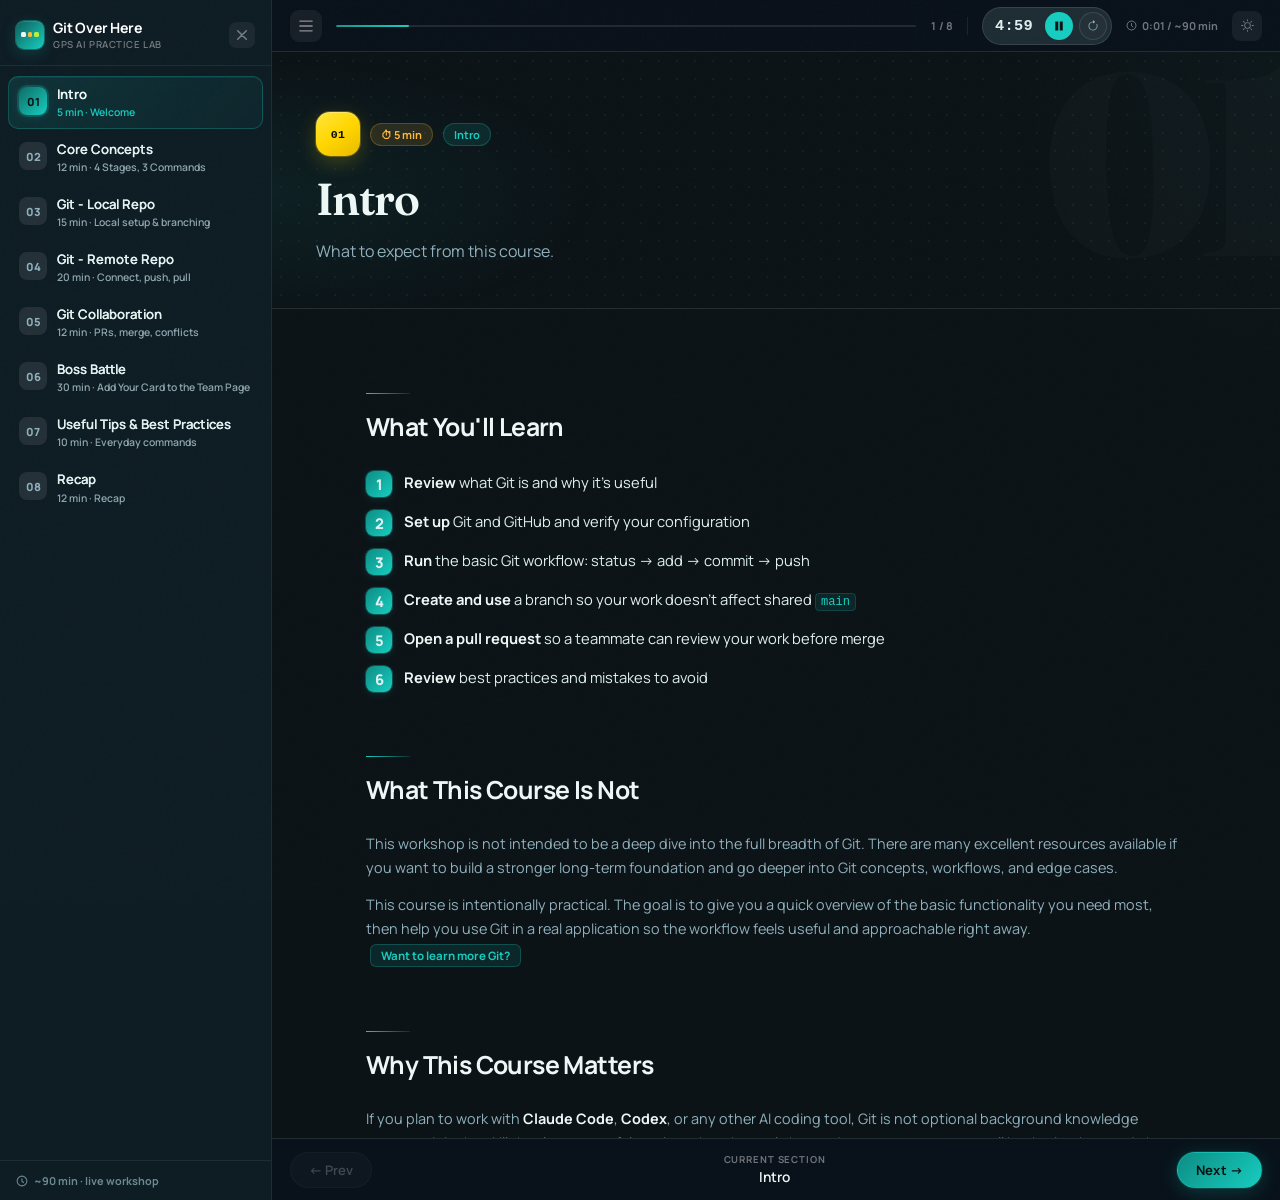
<file: index.html>
<!DOCTYPE html>
<html lang="en" data-theme="dark">
<head>
<meta charset="UTF-8">
<meta name="viewport" content="width=device-width, initial-scale=1.0">
<title>Git Over Here — Session Guide v3</title>
<script src="./head-init.js"></script>
<link rel="preconnect" href="https://fonts.googleapis.com">
<link href="https://fonts.googleapis.com/css2?family=Fraunces:ital,opsz,wght@0,9..144,300;0,9..144,400;0,9..144,600;0,9..144,700;1,9..144,300;1,9..144,700&family=Manrope:wght@400;500;600;700;800&display=swap" rel="stylesheet">
<link rel="stylesheet" href="./styles.css">
</head>
<body>
<div class="app" id="app">
  <aside class="sidebar" id="sidebar">
    <div class="sb-head">
      <div class="sb-brand">
        <div class="sb-mark"><div class="sb-mark-dots"><div class="sb-mark-dot t"></div><div class="sb-mark-dot a"></div><div class="sb-mark-dot l"></div></div></div>
        <div><div class="sb-name">Git Over Here</div><div class="sb-sub">GPS AI Practice Lab</div></div>
      </div>
      <button class="sb-close" onclick="toggleSidebar()" title="Close menu"><svg width="10" height="10" viewBox="0 0 10 10" fill="currentColor"><path d="M.7.7 9.3 9.3M9.3.7.7 9.3" stroke="currentColor" stroke-width="1.5" stroke-linecap="round"/></svg></button>
    </div>
    <nav class="sb-nav" id="sbNav">
      <button class="sb-item active" data-idx="0" onclick="goTo(0)"><span class="sb-num">01</span><div class="sb-item-body"><span class="sb-item-title">Intro</span><span class="sb-item-meta">5 min · Welcome</span></div></button>
      <button class="sb-item" data-idx="1" onclick="goTo(1)"><span class="sb-num">02</span><div class="sb-item-body"><span class="sb-item-title">Core Concepts</span><span class="sb-item-meta">12 min · 4 Stages, 3 Commands</span></div></button>
      <button class="sb-item" data-idx="2" onclick="goTo(2)"><span class="sb-num">03</span><div class="sb-item-body"><span class="sb-item-title">Git - Local Repo</span><span class="sb-item-meta">15 min · Local setup &amp; branching</span></div></button>
      <button class="sb-item" data-idx="3" onclick="goTo(3)"><span class="sb-num">04</span><div class="sb-item-body"><span class="sb-item-title">Git - Remote Repo</span><span class="sb-item-meta">20 min · Connect, push, pull</span></div></button>
      <button class="sb-item" data-idx="4" onclick="goTo(4)"><span class="sb-num">05</span><div class="sb-item-body"><span class="sb-item-title">Git Collaboration</span><span class="sb-item-meta">12 min · PRs, merge, conflicts</span></div></button>
      <button class="sb-item" data-idx="5" onclick="goTo(5)"><span class="sb-num">06</span><div class="sb-item-body"><span class="sb-item-title">Boss Battle</span><span class="sb-item-meta">30 min · Add Your Card to the Team Page</span></div></button>
      <button class="sb-item" data-idx="6" onclick="goTo(6)"><span class="sb-num">07</span><div class="sb-item-body"><span class="sb-item-title">Useful Tips &amp; Best Practices</span><span class="sb-item-meta">10 min · Everyday commands</span></div></button>
      <button class="sb-item" data-idx="7" onclick="goTo(7)"><span class="sb-num">08</span><div class="sb-item-body"><span class="sb-item-title">Recap</span><span class="sb-item-meta">12 min · Recap</span></div></button>
    </nav>
    <div class="sb-foot"><svg width="12" height="12" viewBox="0 0 16 16" fill="none"><circle cx="8" cy="8" r="6.5" stroke="currentColor" stroke-width="1.4"/><path d="M8 5v3.5l2 1.5" stroke="currentColor" stroke-width="1.4" stroke-linecap="round"/></svg>~90 min · live workshop</div>
  </aside>
  <div class="sb-backdrop" id="sbBackdrop" onclick="closeSidebar()"></div>
  <div class="main">
    <header class="topbar">
      <button class="tb-toggle" onclick="toggleSidebar()" title="Toggle navigation"><svg width="14" height="14" viewBox="0 0 16 16" fill="currentColor"><path d="M1 2.5h14M1 8h14M1 13.5h14" stroke="currentColor" stroke-width="1.5" stroke-linecap="round"/></svg></button>
      <div class="progress-rail"><div class="progress-bar" id="pBar" style="width:12.5%"></div></div>
      <span class="tb-count" id="pCount">1 / 8</span>
      <div class="tb-sep"></div>
      <div class="timer">
        <span class="timer-time" id="timerEl">10:00</span>
        <button class="tcb play" id="playBtn" onclick="toggleTimer()" title="Play / Pause"><svg id="playIcon" width="12" height="12" viewBox="0 0 16 16" fill="currentColor"><path d="M5 3.5l8 4.5-8 4.5V3.5z"/></svg></button>
        <button class="tcb reset" onclick="resetTimer()" title="Reset timer"><svg width="12" height="12" viewBox="0 0 16 16" fill="currentColor"><path d="M8 3a5 5 0 1 0 4.546 2.914.5.5 0 0 1 .908-.417A6 6 0 1 1 8 2v1z"/><path d="M8 4.466V.534a.25.25 0 0 1 .41-.192l2.36 1.966c.12.1.12.284 0 .384L8.41 4.658A.25.25 0 0 1 8 4.466z"/></svg></button>
      </div>
      <div class="tb-session"><svg width="11" height="11" viewBox="0 0 16 16" fill="none"><circle cx="8" cy="8" r="6.5" stroke="currentColor" stroke-width="1.4"/><path d="M8 5v3.5l2 1.5" stroke="currentColor" stroke-width="1.4" stroke-linecap="round"/></svg><span id="sessionEl">0:00 / ~90 min</span></div>
      <button class="theme-btn" onclick="toggleTheme()" title="Toggle theme"><svg id="themeIcon" width="13" height="13" viewBox="0 0 16 16" fill="currentColor"><path d="M8 11a3 3 0 1 1 0-6 3 3 0 0 1 0 6m0 1a4 4 0 1 0 0-8 4 4 0 0 0 0 8M8 0a.5.5 0 0 1 .5.5v2a.5.5 0 0 1-1 0v-2A.5.5 0 0 1 8 0m0 13a.5.5 0 0 1 .5.5v2a.5.5 0 0 1-1 0v-2A.5.5 0 0 1 8 13m8-5a.5.5 0 0 1-.5.5h-2a.5.5 0 0 1 0-1h2a.5.5 0 0 1 .5.5M3 8a.5.5 0 0 1-.5.5h-2a.5.5 0 0 1 0-1h2A.5.5 0 0 1 3 8m10.657-5.657a.5.5 0 0 1 0 .707l-1.414 1.415a.5.5 0 1 1-.707-.708l1.414-1.414a.5.5 0 0 1 .707 0m-9.193 9.193a.5.5 0 0 1 0 .707L3.05 13.657a.5.5 0 0 1-.707-.707l1.414-1.414a.5.5 0 0 1 .707 0m9.193 2.121a.5.5 0 0 1-.707 0l-1.414-1.414a.5.5 0 0 1 .707-.707l1.414 1.414a.5.5 0 0 1 0 .707M4.464 4.465a.5.5 0 0 1-.707 0L2.343 3.05a.5.5 0 1 1 .707-.707l1.414 1.414a.5.5 0 0 1 0 .708"/></svg></button>
    </header>
    <div class="content" id="viewport">
      <!-- LESSONS INJECTED BELOW -->
      <div class="lesson active" id="s1">
        <div class="lesson-header-band">
          <div class="lh-eyebrow"><span class="lh-num">01</span><span class="time-pill">⏱ 5 min</span><span class="type-pill">Intro</span></div>
          <h1 class="lh-title">Intro</h1>
          <p class="lh-lead">What to expect from this course.</p>
        </div>
        <div class="lesson-body">
          <div class="ls">
            <h2 class="ls-title">What You'll Learn</h2>
            <ul class="obj-list">
                <li class="obj-item"><span class="obj-n">1</span><span><strong>Review</strong> what Git is and why it's useful</span></li>
                <li class="obj-item"><span class="obj-n">2</span><span><strong>Set up</strong> Git and GitHub and verify your configuration</span></li>
                <li class="obj-item"><span class="obj-n">3</span><span><strong>Run</strong> the basic Git workflow: status → add → commit → push</span></li>
                <li class="obj-item"><span class="obj-n">4</span><span><strong>Create and use</strong> a branch so your work doesn't affect shared <code class="inline-code">main</code></span></li>
                <li class="obj-item"><span class="obj-n">5</span><span><strong>Open a pull request</strong> so a teammate can review your work before merge</span></li>
                <li class="obj-item"><span class="obj-n">6</span><span><strong>Review</strong> best practices and mistakes to avoid</span></li>
              </ul>
          </div>
          <div class="ls">
            <h2 class="ls-title">What This Course Is Not</h2>
            <p style="font-size:.9rem;color:var(--muted);line-height:1.7;margin-bottom:12px">This workshop is not intended to be a deep dive into the full breadth of Git. There are many excellent resources available if you want to build a stronger long-term foundation and go deeper into Git concepts, workflows, and edge cases.</p>
              <p style="font-size:.9rem;color:var(--muted);line-height:1.7">This course is intentionally practical. The goal is to give you a quick overview of the basic functionality you need most, then help you use Git in a real application so the workflow feels useful and approachable right away. <button class="learn-more-btn" data-modal="gps-learning-path">Want to learn more Git?</button></p>
          </div>
          <div class="ls">
            <h2 class="ls-title">Why This Course Matters</h2>
            <p style="font-size:.9rem;color:var(--muted);line-height:1.7;margin-bottom:12px">If you plan to work with <strong style="color:var(--ink-strong)">Claude Code</strong>, <strong style="color:var(--ink-strong)">Codex</strong>, or any other AI coding tool, Git is not optional background knowledge anymore. It is the skill that lets you safely review what the tool changed, save your progress, roll back mistakes, and share work with confidence instead of crossing your fingers.</p>
              <p style="font-size:.9rem;color:var(--muted);line-height:1.7;margin-bottom:12px">For GPS, this becomes even more real. If you want to contribute to agents, skills, prompts, or other shared projects, Git is part of the job. It is how you show your work clearly, collaborate without stepping on someone else's changes, and participate in the same workflow the rest of the team will expect.</p>
              <p style="font-size:.9rem;color:var(--muted);line-height:1.7">If you have ever thought, "I can probably get by without learning this part," this is the part that will eventually slow you down. The good news is that you do not need to master all of Git today. You just need enough of it to start working confidently in real situations, and that is exactly what this course is designed to help you do.</p>
          </div>
          <div class="ls">
            <h2 class="ls-title">Session Format</h2>
            <ul class="check-list">
                <li>Core concepts are presented and discussed</li>
                <li>Facilitator explains and demos live — you follow along in your own terminal</li>
                <li>Boss Battle — practice everything that you learned in a final project</li>
              </ul>
          </div>
          <div class="ls">
            <h2 class="ls-title">Before We Start</h2>
            <div class="card">
              <span class="card-label">Pre-Reqs for Hands On</span>
              <p style="font-size:.9rem;color:var(--muted);line-height:1.65;margin-bottom:12px">If you would like to participate in the hands on activities <i>(we strongly recommend that you do)</i>, you will need to have these steps compelte before Lesson 3.</p>
              <div class="interactive-checklist">
                <label class="task-check">
                  <input type="checkbox">
                  <span>A terminal window is open on your machine and ready for you to type commands</span>
                </label>
              </div>
              <details class="reveal" style="margin-top:12px">
                <summary>🖥️ New to the terminal? Open this first.</summary>
                <div class="reveal-body">
                  <strong>What is the terminal?</strong> A text-based window where you type commands instead of clicking buttons. Think of it as a faster way to navigate your computer.<br><br>
                  <strong>How to open it:</strong><br>
                  Mac: Press Cmd+Space, type "Terminal," press Enter.<br>
                  Windows: Press the Windows key, type "cmd" or "PowerShell," press Enter.<br><br>
                  <strong>What you'll see:</strong> A blinking cursor waiting for you to type. That's normal.<br><br>
                  <strong>Key commands to know:</strong><br>
                  <code class="inline-code">pwd</code> — shows your current folder location (Mac/Linux)<br>
                  <code class="inline-code">cd folder-name</code> — moves into a folder <button class="learn-more-btn" data-modal="cd">What is cd?</button><br>
                  <code class="inline-code">cd ..</code> — moves up one folder level
                </div>
              </details>
              <div class="interactive-checklist" style="margin-top:12px">
                <label class="task-check">
                  <input type="checkbox">
                  <span>Git is installed and <code class="inline-code">git --version</code> returns a version number in your terminal</span>
                </label>
              </div>
              <details class="reveal" style="margin-top:12px">
                <summary>Haven't installed Git yet? Open this.</summary>
                <div class="reveal-body">
                  <strong style="font-size:.85rem;color:var(--ink-strong);display:block;margin-bottom:10px">Pick your operating system and follow the steps in order:</strong>
                  <div style="margin-bottom:14px">
                    <strong style="font-size:.82rem;color:var(--teal);display:block;margin-bottom:6px">🍎 macOS</strong>
                    <ol style="padding-left:16px;font-size:.81rem;color:var(--muted);display:grid;gap:5px;margin:0">
                      <li>Open Terminal — press <strong>Cmd+Space</strong>, type "Terminal," press Enter</li>
                      <li>Check if Homebrew is installed: <code class="inline-code">brew --version</code><br>
                          If you see "command not found," install Homebrew first: go to <a href="https://brew.sh" target="_blank" rel="noreferrer">brew.sh</a>, copy the install command on that page, paste it into your terminal, and press Enter. Wait for it to finish.</li>
                      <li>Install Git: <code class="inline-code">brew install git</code></li>
                      <li>Verify: <code class="inline-code">git --version</code> — you should see a version number like <code class="inline-code">git version 2.x.x</code></li>
                    </ol>
                  </div>
                  <div style="margin-bottom:14px">
                    <strong style="font-size:.82rem;color:var(--ink-strong);display:block;margin-bottom:6px">🪟 Windows</strong>
                    <ol style="padding-left:16px;font-size:.81rem;color:var(--muted);display:grid;gap:5px;margin:0">
                      <li>Go to <a href="https://git-scm.com/download/win" target="_blank" rel="noreferrer">git-scm.com/download/win</a> — the installer downloads automatically</li>
                      <li>Run the installer and keep all default settings — click Next through each screen</li>
                      <li>When the install finishes, open <strong>Git Bash</strong> (search for it in the Start menu) or open Command Prompt</li>
                      <li>Verify: <code class="inline-code">git --version</code> — you should see a version number</li>
                    </ol>
                  </div>
                  <div>
                    <strong style="font-size:.82rem;color:var(--ink-strong);display:block;margin-bottom:6px">🐧 Linux (Ubuntu / Debian)</strong>
                    <ol style="padding-left:16px;font-size:.81rem;color:var(--muted);display:grid;gap:5px;margin:0">
                      <li>Open Terminal</li>
                      <li>Run: <code class="inline-code">sudo apt-get update && sudo apt-get install git</code> — enter your password when prompted</li>
                      <li>Verify: <code class="inline-code">git --version</code> — you should see a version number</li>
                    </ol>
                  </div>
                </div>
              </details>
              <div class="interactive-checklist" style="margin-top:12px">
                <label class="task-check">
                  <input type="checkbox">
                  <span>A GitHub account has been created and verified for this workshop</span>
                </label>
              </div>
              <details class="reveal" style="margin-top:12px">
                <summary>Need to create your GitHub account? Open this.</summary>
                <div class="reveal-body">
                  <p>Go to <a href="https://github.com" target="_blank" rel="noreferrer">github.com</a> and sign in or sign up. If you are signing up, use your <code class="inline-code">uipath.com</code> email if you don't already have an account.</p>
                  <ul style="list-style:none;display:grid;gap:5px;margin-top:10px">
                    <li>Choose a professional username because you'll share it with teammates</li>
                    <li>Verify your email address before continuing</li>
                    <li>This creates a standard GitHub account, not an enterprise license</li>
                  </ul>
                  <div style="margin-top:10px;padding:10px 12px;background:var(--amber-soft);border:1px solid rgba(255,185,56,.22);border-radius:8px">
                    <strong style="display:block;font-size:.8rem;color:var(--amber);margin-bottom:4px">Important security note</strong>
                    <span style="font-size:.8rem;line-height:1.55;color:var(--muted)">A standard GitHub account does not give you enterprise protections or approval to store sensitive information. Treat workshop and public-safe practice repos as non-sensitive spaces only: no client data, passwords, tokens, or real <code class="inline-code">.env</code> files.</span>
                  </div>
                  <details class="reveal" style="margin-top:10px">
                    <summary>Standard account vs. GitHub Enterprise</summary>
                    <div class="reveal-body">
                      <div class="kv-block">
                        <div class="kv-side teal"><strong>👤 Standard GitHub (you create today)</strong><ul><li>Free to create yourself</li><li>Good for this workshop and practice repos</li><li>Does not include enterprise access</li></ul></div>
                        <div class="kv-side amber"><strong>🏢 GitHub Enterprise</strong><ul><li>Allocated separately by the org</li><li>Required for internal private repos</li><li>Not currently available to everyone</li></ul></div>
                      </div>
                    </div>
                  </details>
                </div>
              </details>
            </div>
            <div class="callout checkpoint" style="margin-top:28px">
              <span class="callout-icon">📍</span>
              <div class="callout-body"><strong>Check Point</strong>Give a 👍 in the chat once your terminal is open, Git is installed, and your GitHub account is ready. If anything is blocking you, open the guidance above and raise your hand ✋ - we'll help get you sorted.</div>
            </div>
          </div>
        </div>
      </div>
      <div class="lesson" id="s2">
        <div class="lesson-header-band">
          <div class="lh-eyebrow"><span class="lh-num">02</span><span class="time-pill">⏱ 12 min</span></div>
          <h1 class="lh-title">Core Concepts: How Git Works</h1>
          <p class="lh-lead">The mental model and vocabulary you need before typing a single command.</p>
        </div>
        <div class="lesson-body">
          <div class="lesson-preview">
            <span class="lp-label">What We'll Cover</span>
            <ul class="lp-list">
              <li>What Git is and why it matters for AI work</li>
              <li>The 4 stages: Working Directory, Staging, Local Repo, Remote</li>
              <li>The 3 commands that move work between stages</li>
              <li>Key terms: commit, branch, repository</li>
            </ul>
          </div>
          <div class="ls">
            <h2 class="ls-title">About Git</h2>
            <div class="branch-compare">
              <div class="branch-side">
                <span class="branch-side-label branch-side-label--good">What Is Git?</span>
                <p>Git is a version control system. It tracks changes over time, lets you compare versions, recover earlier work, and collaborate without overwriting teammates. Long before AI coding tools existed, Git was already the foundation of how software teams work safely.</p>
              </div>
              <div class="branch-side">
                <span class="branch-side-label branch-side-label--good">Why Git With AI Coding Tools?</span>
                <p>AI tools like <strong style="color:var(--ink-strong)">Claude Code</strong> and <strong style="color:var(--ink-strong)">Codex</strong> generate and modify code fast. Without version control you can't track what changed, roll back a mistake, or safely collaborate. Git makes AI-generated code <strong style="color:var(--teal)">auditable</strong>, <strong style="color:var(--teal)">reversible</strong>, and <strong style="color:var(--teal)">team-ready</strong>.</p>
              </div>
            </div>
          </div>
          <div class="ls">
            <h2 class="ls-title">Key Terminology</h2>
            <ul class="concept-list">
                <li class="c-item"><div class="c-icon"><img src="./icons/repo_icon_ui.png" alt="" class="c-icon-img"></div><div><strong>Repository (Repo)</strong><span>A project folder tracked by Git. Contains all files AND the complete history of every change — nothing is lost.</span></div></li>
                <li class="c-item"><div class="c-icon"><img src="./icons/commit_icon_ui.png" alt="" class="c-icon-img"></div><div><strong>Commit</strong><span>A labelled snapshot of staged changes. Think of it as a save point you can always return to.</span></div></li>
                <li class="c-item"><div class="c-icon"><img src="./icons/branch_icon_ui.png" alt="" class="c-icon-img"></div><div><strong>Branch</strong><span>An independent line of development. Work freely on a branch without affecting the main codebase until you're ready.</span></div></li>
                <li class="c-item"><div class="c-icon"><img src="./icons/remote_icon_ui.png" alt="" class="c-icon-img"></div><div><strong>Remote</strong><span>A hosted version of your repo (GitHub, GitLab). This is where you share and collaborate. <button class="learn-more-btn" data-modal="origin">What is "origin"?</button></span></div></li>
              </ul>
          </div>
          <div class="ls">
            <h2 class="ls-title">Local vs. Remote</h2>
            <table class="ctable">
                <thead><tr><th>Local Repo</th><th>Remote Repo</th></tr></thead>
                <tbody>
                  <tr><td>Lives on your machine</td><td>Lives on GitHub</td></tr>
                  <tr><td>Your day-to-day workspace</td><td>Where the team shares work</td></tr>
                  <tr><td>Works offline</td><td>Requires internet</td></tr>
                  <tr><td>Only you can see it until you push</td><td>Accessible to all collaborators</td></tr>
                </tbody>
              </table>
          </div>
          <div class="ls">
            <h2 class="ls-title">4 Stages &amp; 3 Commands</h2>
            <div class="concept-hero">
              <span class="concept-hero-label">This diagram explains the basic Git commands you'll use today</span>
              <div class="pipeline" aria-label="Git flow: four stages connected by three commands">
                <ol class="pipeline-track">
                  <li class="pipe-step">
                    <span class="pipe-step-num">01</span>
                    <div class="pipe-step-body">
                      <h3 class="pipe-step-name">Working Directory</h3>
                      <p class="pipe-step-desc">Files as you edit them. Git sees changes but isn't tracking them yet.</p>
                    </div>
                  </li>
                  <li class="pipe-transition">
                    <code class="pipe-cmd">git add</code>
                    <span class="pipe-transition-hint">Select which changes go into your next commit</span>
                  </li>
                  <li class="pipe-step">
                    <span class="pipe-step-num">02</span>
                    <div class="pipe-step-body">
                      <h3 class="pipe-step-name">Staging Area</h3>
                      <p class="pipe-step-desc">Changes you've selected for the next commit. Your review queue before saving. <button class="learn-more-btn" data-modal="staging-why">Why?</button></p>
                    </div>
                  </li>
                  <li class="pipe-transition">
                    <code class="pipe-cmd">git commit</code>
                    <span class="pipe-transition-hint">Save a labelled snapshot in your local history</span>
                  </li>
                  <li class="pipe-step">
                    <span class="pipe-step-num">03</span>
                    <div class="pipe-step-body">
                      <h3 class="pipe-step-name">Local Repo</h3>
                      <p class="pipe-step-desc">Committed history saved in the hidden <code class="inline-code">.git</code> folder on your machine. Works offline.</p>
                    </div>
                  </li>
                  <li class="pipe-transition">
                    <code class="pipe-cmd">git push</code>
                    <span class="pipe-transition-hint">Send your commits to GitHub so teammates can see them</span>
                  </li>
                  <li class="pipe-step">
                    <span class="pipe-step-num">04</span>
                    <div class="pipe-step-body">
                      <h3 class="pipe-step-name">Remote Repo</h3>
                      <p class="pipe-step-desc">The shared copy on GitHub. Everyone on the team pushes and pulls from here.</p>
                    </div>
                  </li>
                </ol>
                <div class="pipe-reverse">
                  <span class="pipe-reverse-icon">↺</span>
                  <div class="pipe-reverse-body">
                    <code class="pipe-cmd pipe-cmd-alt">git pull</code>
                    <span class="pipe-reverse-hint">moves in the opposite direction — brings remote changes down to your local repo and working directory.</span>
                  </div>
                </div>
              </div>
            </div>
          </div>
          <div class="ls">
            <h2 class="ls-title">Practice Check</h2>
            <div class="story-quiz" data-story-quiz>
              <div class="story-quiz-actions"><button type="button" class="nav-btn story-reset">Restart</button></div>
              <span class="story-kicker">Practice Check</span>
              <p class="story-lead">You just created a new Claude Skill on your local machine and now you want to use Git for source control to track changes. Move through the questions below and choose the best next step as your work moves into Git.</p>
              <div class="story-progress"><span>Your Workflow Scenario</span><div class="story-progress-side"><strong>Question <span data-story-current>1</span> of <span data-story-total>4</span></strong></div></div>
              <div class="story-step active">
                <div class="kc-q">You created a new skill file and you have run <code class="inline-code">git init</code> to turn the project folder into a Git repository. What is the next command you would run to move the file into the staging area?</div>
                <ul class="kc-opts" data-correct="0">
                  <li class="kc-opt story-opt" data-idx="0" tabindex="0" data-feedback="Correct. git add moves the file into the staging area so Git knows to include it in the next commit."><code class="inline-code">git add skill_file_name</code></li>
                  <li class="kc-opt story-opt" data-idx="1" tabindex="0" data-feedback="Not yet. git push only works after you already have commits and a remote to send them to."><code class="inline-code">git push</code></li>
                  <li class="kc-opt story-opt" data-idx="2" tabindex="0" data-feedback="Not yet. git commit comes after the file has been staged."><code class="inline-code">git commit</code></li>
                  <li class="kc-opt story-opt" data-idx="3" tabindex="0" data-feedback="Not yet. git pull brings changes down from an existing remote repo. It does not stage your new local file."><code class="inline-code">git pull</code></li>
                </ul>
                <div class="kc-feedback" aria-live="polite"></div>
                <div class="story-nav-row"><button type="button" class="nav-btn story-back" disabled>← Back</button><button type="button" class="nav-btn primary story-next" disabled>Next →</button></div>
              </div>
              <div class="story-step">
                <div class="kc-q">You commit your changes while offline. Which stage now holds the saved snapshot?</div>
                <ul class="kc-opts" data-correct="2">
                  <li class="kc-opt story-opt" data-idx="0" tabindex="0" data-feedback="You still have files on your computer, but the committed snapshot lives somewhere more specific.">Working Directory</li>
                  <li class="kc-opt story-opt" data-idx="1" tabindex="0" data-feedback="The staging area prepares changes — it's not the final saved history.">Staging Area</li>
                  <li class="kc-opt story-opt" data-idx="2" tabindex="0" data-feedback="Correct. The commit is safely recorded in your local repo, even without internet.">Local Repo</li>
                  <li class="kc-opt story-opt" data-idx="3" tabindex="0" data-feedback="Not yet. The remote only updates after you push.">Remote Repo</li>
                </ul>
                <div class="kc-feedback" aria-live="polite"></div>
                <div class="story-nav-row"><button type="button" class="nav-btn story-back">← Back</button><button type="button" class="nav-btn primary story-next" disabled>Next →</button></div>
              </div>
              <div class="story-step">
                <div class="kc-q">You want a teammate to see the latest version of the skill on GitHub. Which command sends your committed work there?</div>
                <ul class="kc-opts" data-correct="1">
                  <li class="kc-opt story-opt" data-idx="0" tabindex="0" data-feedback="git status only reports what Git sees. It doesn't send anything anywhere."><code class="inline-code">git status</code></li>
                  <li class="kc-opt story-opt" data-idx="1" tabindex="0" data-feedback="Correct. git push sends your local commits to the remote so teammates can access them."><code class="inline-code">git push</code></li>
                  <li class="kc-opt story-opt" data-idx="2" tabindex="0" data-feedback="git pull brings remote changes down to you — it doesn't publish your work."><code class="inline-code">git pull</code></li>
                  <li class="kc-opt story-opt" data-idx="3" tabindex="0" data-feedback="git add stages changes for a commit — you've already done that step."><code class="inline-code">git add</code></li>
                </ul>
                <div class="kc-feedback" aria-live="polite"></div>
                <div class="story-nav-row"><button type="button" class="nav-btn story-back">← Back</button><button type="button" class="nav-btn primary story-next" disabled>Finish →</button></div>
              </div>
              <div class="story-complete"><strong>Practice complete</strong><p>You initialized the project, then moved your work through Git's flow: staged → committed locally → pushed to the remote. That same progression repeats throughout the whole course.</p></div>
            </div>
            <div class="key-takeaway" style="margin-top:40px">
              <span class="kt-label">Key Takeaway</span>
              <p class="kt-text">Git has <strong>4 stages</strong> and <strong>3 commands</strong> that move your work between them. Master <code class="inline-code">git add</code>, <code class="inline-code">git commit</code>, and <code class="inline-code">git push</code> — and you have the full forward workflow.</p>
            </div>
          </div>
        </div>
      </div>
      <div class="lesson" id="s3">
        <div class="lesson-header-band">
          <div class="lh-eyebrow"><span class="lh-num">03</span><span class="time-pill">⏱ 15 min</span></div>
          <h1 class="lh-title">Git - Local Repo</h1>
          <p class="lh-lead">Set up Git on your machine, start a local repository, and learn the local workflow before GitHub enters the picture.</p>
        </div>
        <div class="lesson-body">
          <div class="lesson-preview">
            <span class="lp-label">What We'll Cover</span>
            <ul class="lp-list">
              <li>Verify Git is installed</li>
              <li>Configure your name and email</li>
              <li>Run the local workflow: init → status → add → commit</li>
              <li>Create a branch locally</li>
            </ul>
          </div>
          <div class="ls">
            <h2 class="ls-title">The Core Loop</h2>
            <div class="card">
              <div class="flow">
                <div class="flow-node"><div class="flow-box">git init</div><div class="flow-desc">Start tracking</div></div>
                <span class="flow-arr">→</span>
                <div class="flow-node"><div class="flow-box">edit files</div><div class="flow-desc">Make changes</div></div>
                <span class="flow-arr">→</span>
                <div class="flow-node"><div class="flow-box">git status</div><div class="flow-desc">Review</div></div>
                <span class="flow-arr">→</span>
                <div class="flow-node"><div class="flow-box">git add</div><div class="flow-desc">Stage</div></div>
                <span class="flow-arr">→</span>
                <div class="flow-node"><div class="flow-box">git commit</div><div class="flow-desc">Save snapshot</div></div>
              </div>
              <p style="font-size:.85rem;color:var(--muted);margin-top:12px;line-height:1.6">In this lesson, you will work entirely on your own machine: initialize a repository, inspect its state, stage a file, save a commit, and create a branch so you can see how Git manages work locally before anything is shared to GitHub. <button class="learn-more-btn" data-modal="local-repo-basics">More on local repositories</button></p>
            </div>
          </div>
          <div class="ls">
            <h2 class="ls-title">Local Setup</h2>
            <div class="stepper">
              <div class="st-step">
                <div class="st-track"><div class="st-dot">1</div><div class="st-line"></div></div>
                <div class="st-body">
                  <h3>Verify Git Is Installed</h3>
                  <p class="st-desc">Open your terminal and confirm Git is available on your machine.</p>
                  <div class="code-block">
                    <div class="code-bar"><span class="code-lang">Terminal</span><button class="copy-btn" data-copy="git --version"><svg width="11" height="11" viewBox="0 0 16 16" fill="currentColor"><path d="M4 4v8h8V4H4zm-1-1h10v10H3V3zM1 1h10v1H2v9H1V1z"/></svg>Copy</button></div>
                    <div class="code-body"><code>git --version</code></div>
                    <div class="code-output"><code># You should see: git version 2.x.x
# Any 2.x version is fine</code></div>
                  </div>
                  <details class="reveal" style="margin-top:8px">
                    <summary>Git isn't installed — open for install steps</summary>
                    <div class="reveal-body">
                      <div style="margin-bottom:12px">
                        <strong style="font-size:.82rem;color:var(--teal);display:block;margin-bottom:5px">🍎 macOS</strong>
                        <ol style="padding-left:16px;font-size:.81rem;color:var(--muted);display:grid;gap:4px;margin:0">
                          <li>Check for Homebrew: <code class="inline-code">brew --version</code></li>
                          <li>If needed, install Homebrew from <a href="https://brew.sh" target="_blank" rel="noreferrer">brew.sh</a></li>
                          <li>Install Git: <code class="inline-code">brew install git</code></li>
                          <li>Re-run <code class="inline-code">git --version</code></li>
                        </ol>
                      </div>
                      <div style="margin-bottom:12px">
                        <strong style="font-size:.82rem;color:var(--ink-strong);display:block;margin-bottom:5px">🪟 Windows</strong>
                        <ol style="padding-left:16px;font-size:.81rem;color:var(--muted);display:grid;gap:4px;margin:0">
                          <li>Go to <a href="https://git-scm.com/download/win" target="_blank" rel="noreferrer">git-scm.com/download/win</a></li>
                          <li>Run the installer with the defaults</li>
                          <li>Open Git Bash and run <code class="inline-code">git --version</code></li>
                        </ol>
                      </div>
                      <div>
                        <strong style="font-size:.82rem;color:var(--ink-strong);display:block;margin-bottom:5px">🐧 Linux</strong>
                        <ol style="padding-left:16px;font-size:.81rem;color:var(--muted);display:grid;gap:4px;margin:0">
                          <li>Run <code class="inline-code">sudo apt-get update && sudo apt-get install git</code></li>
                          <li>Re-run <code class="inline-code">git --version</code></li>
                        </ol>
                      </div>
                    </div>
                  </details>
                </div>
              </div>
              <div class="st-step">
                <div class="st-track"><div class="st-dot">2</div><div class="st-line"></div></div>
                <div class="st-body">
                  <h3>Configure Your Identity</h3>
                  <p class="st-desc">Git stamps your name and email on every commit. Use the same email as your GitHub account.</p>
                  <div class="code-block">
                    <div class="code-bar"><span class="code-lang">Terminal</span><button class="copy-btn" data-copy='git config --global user.name "Your Name"&#10;git config --global user.email "you@uipath.com"&#10;git config --list'><svg width="11" height="11" viewBox="0 0 16 16" fill="currentColor"><path d="M4 4v8h8V4H4zm-1-1h10v10H3V3zM1 1h10v1H2v9H1V1z"/></svg>Copy all</button></div>
                    <div class="code-body"><code>git config --global user.name "Your Name"
git config --global user.email "you@uipath.com"
git config --list  <span class="dim"># verify user.name and user.email</span></code></div>
                  </div>
                  <div class="callout state-check" style="margin-top:10px">
                    <span class="callout-icon">✓</span>
                    <div class="callout-body"><strong>State Check</strong> — <code class="inline-code">git config --list</code> shows your name and email. Your local Git setup is ready.</div>
                  </div>
                </div>
              </div>
            </div>
          </div>
          <div class="ls">
            <h2 class="ls-title">Start a New Local Repository</h2>
            <div class="code-block">
              <div class="code-bar"><span class="code-lang">Terminal</span><button class="copy-btn" data-copy="git init my-project&#10;cd my-project"><svg width="11" height="11" viewBox="0 0 16 16" fill="currentColor"><path d="M4 4v8h8V4H4zm-1-1h10v10H3V3zM1 1h10v1H2v9H1V1z"/></svg>Copy</button></div>
              <div class="code-body"><code>git init my-project
cd my-project</code></div>
              <div class="code-output"><code># Git creates a hidden .git folder inside my-project
# That folder is what turns it into a repository</code></div>
            </div>
            <div class="callout state-check" style="margin-top:10px">
              <span class="callout-icon">✓</span>
              <div class="callout-body"><strong>State Check</strong> — Run <code class="inline-code">git status</code>. You should see that Git is tracking this folder even though there are no commits yet.</div>
            </div>
          </div>
          <div class="ls">
            <h2 class="ls-title">Git Init vs Git Clone</h2>
            <div class="callout tip">
              <span class="callout-icon">📦</span>
              <div class="callout-body"><strong>Use <code class="inline-code">git init</code> for a brand-new local project</strong> and use <code class="inline-code">git clone</code> when a repository already exists remotely and you want a copy on your machine. You will use the <code class="inline-code">git clone</code> pattern in the Boss Battle.</div>
            </div>
          </div>
          <div class="ls">
            <h2 class="ls-title">Stage and Commit Locally</h2>
            <div class="stepper">
              <div class="st-step">
                <div class="st-track"><div class="st-dot">1</div><div class="st-line"></div></div>
                <div class="st-body">
                  <h3>Check Your State</h3>
                  <div class="code-block" style="margin-top:6px">
                    <div class="code-bar"><span class="code-lang">Terminal</span><button class="copy-btn" data-copy="git status"><svg width="11" height="11" viewBox="0 0 16 16" fill="currentColor"><path d="M4 4v8h8V4H4zm-1-1h10v10H3V3zM1 1h10v1H2v9H1V1z"/></svg>Copy</button></div>
                    <div class="code-body"><code>git status</code></div>
                  </div>
                  <p class="st-desc">Use <code class="inline-code">git status</code> before and after every action. It tells you exactly what Git sees.</p>
                </div>
              </div>
              <div class="st-step">
                <div class="st-track"><div class="st-dot">2</div><div class="st-line"></div></div>
                <div class="st-body">
                  <h3>Create a File to Track</h3>
                  <div class="code-block" style="margin-top:6px">
                    <div class="code-bar"><span class="code-lang">Terminal</span><button class="copy-btn" data-copy='touch praise.txt&#10;echo "Diptendu is the best" > praise.txt&#10;cat praise.txt'><svg width="11" height="11" viewBox="0 0 16 16" fill="currentColor"><path d="M4 4v8h8V4H4zm-1-1h10v10H3V3zM1 1h10v1H2v9H1V1z"/></svg>Copy</button></div>
                    <div class="code-body"><code>touch praise.txt
echo "Diptendu is the best" &gt; praise.txt
cat praise.txt</code></div>
                    <div class="code-output"><code># Diptendu is the best</code></div>
                  </div>
                  <p class="st-desc">Now Git has a real file to notice. If you run <code class="inline-code">git status</code> again, you should see <code class="inline-code">praise.txt</code> as a new untracked file.</p>
                </div>
              </div>
              <div class="st-step">
                <div class="st-track"><div class="st-dot">3</div><div class="st-line"></div></div>
                <div class="st-body">
                  <h3>Stage the File</h3>
                  <div class="code-block" style="margin-top:6px">
                    <div class="code-bar"><span class="code-lang">Terminal</span><button class="copy-btn" data-copy="git add praise.txt"><svg width="11" height="11" viewBox="0 0 16 16" fill="currentColor"><path d="M4 4v8h8V4H4zm-1-1h10v10H3V3zM1 1h10v1H2v9H1V1z"/></svg>Copy</button></div>
                    <div class="code-body"><code>git add praise.txt</code></div>
                  </div>
                  <p class="st-desc">Staging tells Git: include this exact file in the next commit. In this example, you are staging <code class="inline-code">praise.txt</code>.</p>
                </div>
              </div>
              <div class="st-step">
                <div class="st-track"><div class="st-dot">4</div><div class="st-line"></div></div>
                <div class="st-body">
                  <h3>Commit the Snapshot</h3>
                  <div class="code-block" style="margin-top:6px">
                    <div class="code-bar"><span class="code-lang">Terminal</span><button class="copy-btn" data-copy='git commit -m "Add praise.txt"&#10;git log --oneline'><svg width="11" height="11" viewBox="0 0 16 16" fill="currentColor"><path d="M4 4v8h8V4H4zm-1-1h10v10H3V3zM1 1h10v1H2v9H1V1z"/></svg>Copy</button></div>
                    <div class="code-body"><code>git commit -m "Add praise.txt"
git log --oneline  <span class="dim"># verify your commit appears</span></code></div>
                  </div>
                  <div class="callout state-check" style="margin-top:8px">
                    <span class="callout-icon">✓</span>
                    <div class="callout-body"><strong>State Check</strong> — Your new commit appears at the top of <code class="inline-code">git log --oneline</code>. At this point your work is saved locally, even with no internet connection.</div>
                  </div>
                </div>
              </div>
            </div>
          </div>
          <div class="ls">
            <h2 class="ls-title">Branching</h2>
            <p class="ls-lead">Branches are part of the local Git workflow too. You can create, switch, and work in branches entirely on your own machine before anything ever goes to GitHub.</p>
            <figure class="branch-diagram">
              <svg viewBox="0 0 520 140" xmlns="http://www.w3.org/2000/svg" role="img" aria-label="Main branch with a side branch diverging and continuing in parallel">
                <defs>
                  <linearGradient id="mainLineGrad" x1="0%" x2="100%">
                    <stop offset="0%" stop-color="#17cdbf" stop-opacity="0.22"/>
                    <stop offset="50%" stop-color="#17cdbf" stop-opacity="0.9"/>
                    <stop offset="100%" stop-color="#17cdbf" stop-opacity="0.55"/>
                  </linearGradient>
                  <linearGradient id="branchLineGrad" x1="0%" x2="100%">
                    <stop offset="0%" stop-color="#ffb938" stop-opacity="0.35"/>
                    <stop offset="100%" stop-color="#ffb938" stop-opacity="0.75"/>
                  </linearGradient>
                </defs>
                <text x="16" y="34" font-family="'SF Mono', ui-monospace, monospace" font-size="11" font-weight="700" fill="#17cdbf">main</text>
                <line x1="18" y1="52" x2="502" y2="52" stroke="url(#mainLineGrad)" stroke-width="2" stroke-linecap="round"/>
                <circle cx="56" cy="52" r="6" fill="#17cdbf"/>
                <circle cx="134" cy="52" r="6" fill="#17cdbf"/>
                <circle cx="230" cy="52" r="6" fill="#17cdbf"/>
                <circle cx="360" cy="52" r="6" fill="#17cdbf"/>
                <circle cx="478" cy="52" r="6" fill="#17cdbf"/>
                <path d="M 134 52 C 170 52, 180 102, 216 102 L 450 102" fill="none" stroke="url(#branchLineGrad)" stroke-width="2" stroke-linecap="round"/>
                <circle cx="280" cy="102" r="6" fill="#ffb938"/>
                <circle cx="360" cy="102" r="6" fill="#ffb938"/>
                <circle cx="430" cy="102" r="6" fill="#ffb938"/>
                <text x="216" y="128" font-family="'SF Mono', ui-monospace, monospace" font-size="11" font-weight="700" fill="#ffb938">your-name/my-change</text>
              </svg>
              <figcaption>A branch is its own line of history. <code>main</code> keeps moving; your work continues safely in parallel until you're ready to share it.</figcaption>
            </figure>
            <div class="branch-compare">
              <div class="branch-side">
                <span class="branch-side-label branch-side-label--bad">Without branches</span>
                <p>Every experiment happens on the same line of history. Harder to isolate work, easier to lose track of what changed.</p>
              </div>
              <div class="branch-side">
                <span class="branch-side-label branch-side-label--good">With branches</span>
                <p>A safe workspace for one change, one idea, or one fix — without disturbing your main line of work.</p>
              </div>
            </div>
            <div class="code-block">
              <div class="code-bar"><span class="code-lang">Terminal</span><button class="copy-btn" data-copy="git checkout -b your-name/my-change&#10;git branch&#10;git checkout main"><svg width="11" height="11" viewBox="0 0 16 16" fill="currentColor"><path d="M4 4v8h8V4H4zm-1-1h10v10H3V3zM1 1h10v1H2v9H1V1z"/></svg>Copy</button></div>
              <div class="code-body"><code>git checkout -b your-name/my-change  <span class="dim"># create + switch to a new branch</span>
git branch                           <span class="dim"># list local branches</span>
git checkout main                    <span class="dim"># switch back to main</span></code></div>
              <div class="code-output"><code># git branch output looks like:
#   main
# * your-name/my-change</code></div>
            </div>
            <p class="branch-convention">
              <span class="convention-label">Convention</span>
              Name branches <code class="inline-code">your-name/description</code> so the purpose is obvious to anyone scanning the repo later.
            </p>
          </div>
          <div class="key-takeaway" style="margin-top:40px">
            <span class="kt-label">Key Takeaway</span>
            <p class="kt-text">Your local repository is where Git starts. If you understand how to initialize, inspect, stage, commit, and branch locally, the remote workflow makes far more sense later.</p>
          </div>
        </div>
      </div>
      <div class="lesson" id="s4">
        <div class="lesson-header-band">
          <div class="lh-eyebrow"><span class="lh-num">04</span><span class="time-pill">⏱ 20 min</span></div>
          <h1 class="lh-title">Git - Remote Repo</h1>
          <p class="lh-lead">Now take that local repository and connect it to GitHub so you can push your work up and pull changes down.</p>
        </div>
        <div class="lesson-body">
          <div class="lesson-preview">
            <span class="lp-label">What We'll Cover</span>
            <ul class="lp-list">
              <li>Create a new repository in GitHub</li>
              <li>Connect your local repo to that remote</li>
              <li>Push your local commits to GitHub</li>
              <li>Pull and interpret the "up to date" result</li>
            </ul>
          </div>
          <div class="ls">
            <h2 class="ls-title">Step 1 — Create the Remote Repo in GitHub</h2>
            <ol style="padding-left:16px;font-size:.86rem;color:var(--muted);display:grid;gap:6px;margin:0">
                <li>Go to GitHub and click <strong style="color:var(--ink-strong)">New repository</strong></li>
                <li>Give the repo a clear name</li>
                <li>Set visibility appropriately for the workshop or project</li>
                <li><strong style="color:var(--ink-strong)">Leave README, .gitignore, and license unchecked</strong> because your local project already exists</li>
                <li>Create the repository and keep the page open</li>
              </ol>
              <div class="callout warn" style="margin-top:12px">
                <span class="callout-icon">🌐</span>
                <div class="callout-body"><strong>Pay attention to visibility when creating a new GitHub</strong>Public repositories can be viewed by anyone on the internet. That means code, prompts, notes, commit history, and anything you push may be exposed beyond your team. If the work is not clearly safe to share, do not use a public repo.</div>
              </div>
              <div class="callout tip" style="margin-top:12px">
                <span class="callout-icon">💡</span>
                <div class="callout-body"><strong>Why leave the repo empty?</strong>If GitHub adds starter files and your local project already has its own first commit, you create unnecessary extra history right away.</div>
              </div>
          </div>
          <div class="ls">
            <h2 class="ls-title">Step 2 — Connect Local to Remote</h2>
            <p style="font-size:.86rem;color:var(--muted);margin-bottom:9px">GitHub will show you commands for an existing repository. That is the path we want here.</p>
              <div class="code-block">
                <div class="code-bar"><span class="code-lang">Terminal</span><button class="copy-btn" data-copy="git remote add origin https://github.com/your-org/your-repo.git&#10;git branch -M main&#10;git remote -v"><svg width="11" height="11" viewBox="0 0 16 16" fill="currentColor"><path d="M4 4v8h8V4H4zm-1-1h10v10H3V3zM1 1h10v1H2v9H1V1z"/></svg>Copy</button></div>
                <div class="code-body"><code>git remote add origin https://github.com/your-org/your-repo.git
git branch -M main
git remote -v</code></div>
                <div class="code-output"><code># origin  https://github.com/your-org/your-repo.git (fetch)
# origin  https://github.com/your-org/your-repo.git (push)</code></div>
              </div>
              <div class="callout state-check" style="margin-top:10px">
                <span class="callout-icon">✓</span>
                <div class="callout-body"><strong>State Check</strong> — <code class="inline-code">git remote -v</code> shows <code class="inline-code">origin</code> for fetch and push. Your local repo now knows where GitHub lives.</div>
              </div>
          </div>
          <div class="ls">
            <h2 class="ls-title">Step 3 — Push Your Changes</h2>
            <div class="code-block">
                <div class="code-bar"><span class="code-lang">Terminal</span><button class="copy-btn" data-copy="git push -u origin main"><svg width="11" height="11" viewBox="0 0 16 16" fill="currentColor"><path d="M4 4v8h8V4H4zm-1-1h10v10H3V3zM1 1h10v1H2v9H1V1z"/></svg>Copy</button></div>
                <div class="code-body"><code>git push -u origin main</code></div>
              </div>
              <p style="font-size:.84rem;color:var(--muted);margin-top:10px;line-height:1.6"><code class="inline-code">-u</code> sets the upstream relationship, which means later you can usually just run <code class="inline-code">git push</code> without repeating the branch name.</p>
              <details class="reveal" style="margin-top:10px">
                <summary>Authenticate with GitHub if the push prompts you</summary>
                <div class="reveal-body">
                  <div style="display:grid;gap:8px">
                    <div style="padding:14px;background:var(--teal-soft);border:1px solid var(--teal-mid);border-radius:var(--r-sm)">
                      <strong style="font-size:.83rem;color:var(--teal);display:block;margin-bottom:6px">Option A — Personal Access Token (PAT) — Recommended for this workshop</strong>
                      <ol style="padding-left:16px;display:grid;gap:4px;font-size:.81rem;color:var(--muted);margin:0">
                        <li>Go to GitHub → Settings → Developer settings → Personal access tokens</li>
                        <li>Generate a token with <strong style="color:var(--ink-strong)">repo</strong> access</li>
                        <li>When Git asks for a password during push, paste the token instead</li>
                      </ol>
                    </div>
                    <div style="padding:14px;background:var(--surface-2);border:1px solid var(--line-hi);border-radius:var(--r-sm)">
                      <strong style="font-size:.83rem;color:var(--ink-strong);display:block;margin-bottom:4px">Option B — SSH key</strong>
                      <span style="font-size:.8rem;color:var(--muted)">Use SSH if you work in GitHub regularly and want to avoid repeated prompts. <button class="learn-more-btn" data-modal="ssh">SSH vs. PAT</button></span>
                    </div>
                  </div>
                </div>
              </details>
              <div class="callout state-check" style="margin-top:10px">
                <span class="callout-icon">✓</span>
                <div class="callout-body"><strong>State Check</strong> — Refresh the GitHub repo page. You should now see your local files in the remote repository.</div>
              </div>
          </div>
          <div class="ls">
            <h2 class="ls-title">Step 4 — Pull the Latest Changes</h2>
              <div class="code-block">
                <div class="code-bar"><span class="code-lang">Terminal</span><button class="copy-btn" data-copy="git pull origin main"><svg width="11" height="11" viewBox="0 0 16 16" fill="currentColor"><path d="M4 4v8h8V4H4zm-1-1h10v10H3V3zM1 1h10v1H2v9H1V1z"/></svg>Copy</button></div>
                <div class="code-body"><code>git pull origin main</code></div>
                <div class="code-output"><code># From https://github.com/your-org/your-repo
# Already up to date.</code></div>
              </div>
              <p style="font-size:.85rem;color:var(--muted);margin-top:10px;line-height:1.6">That message is expected in this lesson. It means your local branch already matches the remote. Later, when teammates change the repo, this is how you bring their updates down.</p>
          </div>
          <div class="key-takeaway" style="margin-top:40px">
            <span class="kt-label">Key Takeaway</span>
            <p class="kt-text">A remote repository is just the shared copy of your local history. First you connect it with <code class="inline-code">git remote add origin</code>, then you publish with <code class="inline-code">git push</code>, and later you stay in sync with <code class="inline-code">git pull</code>.</p>
          </div>
        </div>
      </div>
      <div class="lesson" id="s5">
        <div class="lesson-header-band">
          <div class="lh-eyebrow"><span class="lh-num">05</span><span class="time-pill">⏱ 12 min</span></div>
          <h1 class="lh-title">Git Collaboration</h1>
          <p class="lh-lead">This is where branches, pull requests, review, merge, and merge conflicts come together as a team workflow.</p>
        </div>
        <div class="lesson-body">
          <div class="lesson-preview">
            <span class="lp-label">What We'll Cover</span>
            <ul class="lp-list">
              <li>What a pull request is and why teams use them</li>
              <li>How to open a pull request from your branch</li>
              <li>What happens when the PR is approved and merged</li>
              <li>What a merge conflict looks like</li>
            </ul>
          </div>
          <div class="ls">
            <h2 class="ls-title">Why Collaboration Starts With Branches</h2>
            <p style="font-size:.92rem;line-height:1.68;color:var(--muted);margin-bottom:14px">Branches are still the foundation here. Instead of changing <code class="inline-code">main</code> directly, each person works in their own branch, then uses a pull request to propose those changes for review.</p>
              <ul class="check-list">
                <li>Work stays isolated until it is ready</li>
                <li>Review happens before main changes</li>
                <li>It is easier to understand who changed what</li>
                <li>Bad changes are easier to stop or roll back</li>
              </ul>
          </div>
          <div class="ls">
            <h2 class="ls-title">What Is a Pull Request?</h2>
            <p style="font-size:.92rem;line-height:1.68;color:var(--muted);margin-bottom:14px">A <strong style="color:var(--ink-strong)">Pull Request (PR)</strong> is a formal request to merge your branch into another branch, usually <code class="inline-code">main</code>. It creates a space for review before the shared version changes.</p>
              <ul class="check-list">
                <li>Review code changes before they hit main</li>
                <li>Leave comments and suggestions</li>
                <li>Approve or request changes</li>
                <li>Merge only after the change is understood</li>
              </ul>
          </div>
          <div class="ls">
            <h2 class="ls-title">Opening a Pull Request</h2>
            <div class="stepper">
              <div class="st-step"><div class="st-track"><div class="st-dot">1</div><div class="st-line"></div></div><div class="st-body"><h3>Push your branch</h3><div class="code-block" style="margin-top:6px"><div class="code-bar"><span class="code-lang">Terminal</span><button class="copy-btn" data-copy="git push origin your-branch-name"><svg width="11" height="11" viewBox="0 0 16 16" fill="currentColor"><path d="M4 4v8h8V4H4zm-1-1h10v10H3V3zM1 1h10v1H2v9H1V1z"/></svg>Copy</button></div><div class="code-body"><code>git push origin your-branch-name</code></div></div></div></div>
              <div class="st-step"><div class="st-track"><div class="st-dot">2</div><div class="st-line"></div></div><div class="st-body"><h3>Open the repo on GitHub</h3><p class="st-desc">GitHub often shows a banner for your recently pushed branch. If not, go to <strong>Pull requests</strong> → <strong>New pull request</strong>.</p></div></div>
              <div class="st-step"><div class="st-track"><div class="st-dot">3</div><div class="st-line"></div></div><div class="st-body"><h3>Set base and compare</h3><p class="st-desc"><strong style="color:var(--ink-strong)">Base</strong> is usually <code class="inline-code">main</code>. <strong style="color:var(--ink-strong)">Compare</strong> is your branch.</p></div></div>
              <div class="st-step"><div class="st-track"><div class="st-dot">4</div><div class="st-line"></div></div><div class="st-body"><h3>Write a useful PR title and description</h3><p class="st-desc">Your reviewer should understand what changed and why without opening every file.</p></div></div>
              <div class="st-step"><div class="st-track"><div class="st-dot">5</div><div class="st-line"></div></div><div class="st-body"><h3>Create the PR</h3><p class="st-desc">Submit it for review and wait for comments, approval, or requested changes.</p></div></div>
            </div>
          </div>
          <div class="ls">
            <h2 class="ls-title">After the Pull Request</h2>
            <ul class="step-list">
                <li class="step"><span class="step-n teal">1</span><div><strong>Reviewer leaves feedback</strong><span>They may approve, ask questions, or request changes.</span></div></li>
                <li class="step"><span class="step-n teal">2</span><div><strong>You update the branch if needed</strong><span>Make changes, commit them, and push again. The PR updates automatically.</span></div></li>
                <li class="step"><span class="step-n teal">3</span><div><strong>The PR gets merged</strong><span>Once approved, your branch is merged into main and becomes part of the shared version.</span></div></li>
              </ul>
          </div>
          <div class="ls">
            <h2 class="ls-title">Merging the Branch</h2>
            <p style="font-size:.88rem;color:var(--muted);line-height:1.65;margin-bottom:12px">When the PR is approved, GitHub merges the branch into <code class="inline-code">main</code>. After that, pull the latest <code class="inline-code">main</code> locally so your machine matches the shared repo again.</p>
              <div class="code-block">
                <div class="code-bar"><span class="code-lang">Terminal</span><button class="copy-btn" data-copy="git checkout main&#10;git pull origin main"><svg width="11" height="11" viewBox="0 0 16 16" fill="currentColor"><path d="M4 4v8h8V4H4zm-1-1h10v10H3V3zM1 1h10v1H2v9H1V1z"/></svg>Copy</button></div>
                <div class="code-body"><code>git checkout main
git pull origin main</code></div>
              </div>
              <div class="callout tip" style="margin-top:10px">
                <span class="callout-icon">🔁</span>
                <div class="callout-body"><strong>What learners should notice</strong> — the changes from the merged branch now appear on <code class="inline-code">main</code>. That is the full collaboration loop working end to end.</div>
              </div>
          </div>
          <div class="ls">
            <h2 class="ls-title">Merge Conflicts — What They Look Like</h2>
            <p style="font-size:.89rem;color:var(--muted);line-height:1.65;margin-bottom:16px">A <strong style="color:var(--ink-strong)">merge conflict</strong> happens when two branches changed the same line in the same file. You are not expected to resolve one live today, but you should recognize the markers.</p>
            <div class="branch-compare">
              <div class="branch-side">
                <span class="branch-side-label branch-side-label--bad">What Git shows in the file</span>
                <div class="code-block">
                  <div class="code-body"><code style="font-size:.8rem;line-height:1.9">&lt;&lt;&lt;&lt;&lt;&lt;&lt; HEAD
prompt: "Summarize top 3 case trends"
=======
prompt: "Identify top 5 trends and root causes"
&gt;&gt;&gt;&gt;&gt;&gt;&gt; teammate/improve-skill-prompt</code></div>
                </div>
                <p style="font-size:.78rem;color:var(--muted);margin-top:8px;line-height:1.5">Your version is above the divider. The teammate version is below. Git stopped and needs a human decision.</p>
              </div>
              <div class="branch-side">
                <span class="branch-side-label branch-side-label--good">How to resolve</span>
                <ul class="step-list">
                  <li class="step"><span class="step-n" style="width:26px;height:26px;font-size:.7rem">1</span><div><strong>Open the file</strong><span>Find the conflict markers and decide what final version to keep.</span></div></li>
                  <li class="step"><span class="step-n" style="width:26px;height:26px;font-size:.7rem">2</span><div><strong>Delete the markers</strong><span>Keep only the content you want in the final file.</span></div></li>
                  <li class="step"><span class="step-n" style="width:26px;height:26px;font-size:.7rem">3</span><div><strong>Stage and commit again</strong><span>Git then records the resolved version.</span></div></li>
                </ul>
              </div>
            </div>
          </div>
          <div class="ls">
            <h2 class="ls-title">Practice Check</h2>
            <div class="story-quiz" data-story-quiz>
              <div class="story-quiz-actions"><button type="button" class="nav-btn story-reset">Restart</button></div>
              <span class="story-kicker">Practice Check</span>
              <p class="story-lead">You and a teammate are both improving the same shared skill. Work through how collaboration should flow once branches and GitHub are in play.</p>
              <div class="story-progress"><span>Your Collaboration Scenario</span><div class="story-progress-side"><strong>Question <span data-story-current>1</span> of <span data-story-total>4</span></strong></div></div>
              <div class="story-step active">
                <div class="kc-q">You finished your work on a branch. What should happen before anything reaches <code class="inline-code">main</code>?</div>
                <ul class="kc-opts" data-correct="0">
                  <li class="kc-opt story-opt" data-idx="0" tabindex="0" data-feedback="Correct. Open a pull request so someone can review the change before it reaches main.">Open a pull request for review</li>
                  <li class="kc-opt story-opt" data-idx="1" tabindex="0" data-feedback="That skips review and defeats the purpose of the collaboration workflow.">Merge directly into main</li>
                  <li class="kc-opt story-opt" data-idx="2" tabindex="0" data-feedback="Deleting the branch too early removes the workspace before review is complete.">Delete the branch immediately</li>
                  <li class="kc-opt story-opt" data-idx="3" tabindex="0" data-feedback="A commit message helps, but it is not the review step.">Just rewrite the commit message</li>
                </ul>
                <div class="kc-feedback" aria-live="polite"></div>
                <div class="story-nav-row"><button type="button" class="nav-btn story-back" disabled>← Back</button><button type="button" class="nav-btn primary story-next" disabled>Next →</button></div>
              </div>
              <div class="story-step">
                <div class="kc-q">GitHub asks you to choose base and compare branches. What does that mean?</div>
                <ul class="kc-opts" data-correct="1">
                  <li class="kc-opt story-opt" data-idx="0" tabindex="0" data-feedback="Not quite. Base and compare are not local-vs-remote labels.">Base is local and compare is remote</li>
                  <li class="kc-opt story-opt" data-idx="1" tabindex="0" data-feedback="Correct. Base is where the changes will go, usually main. Compare is the branch bringing the changes in.">Base is the destination branch; compare is your source branch</li>
                  <li class="kc-opt story-opt" data-idx="2" tabindex="0" data-feedback="No. The two branches should be different, or there would be nothing to review.">They should both be the same branch</li>
                  <li class="kc-opt story-opt" data-idx="3" tabindex="0" data-feedback="No. That is not how GitHub uses the labels.">Base means the newest branch and compare means the oldest branch</li>
                </ul>
                <div class="kc-feedback" aria-live="polite"></div>
                <div class="story-nav-row"><button type="button" class="nav-btn story-back">← Back</button><button type="button" class="nav-btn primary story-next" disabled>Next →</button></div>
              </div>
              <div class="story-step">
                <div class="kc-q">Your PR gets approved and merged. What is the next best local step?</div>
                <ul class="kc-opts" data-correct="2">
                  <li class="kc-opt story-opt" data-idx="0" tabindex="0" data-feedback="Not quite. You first want your local main branch to match the shared version again."><code class="inline-code">git push origin main</code></li>
                  <li class="kc-opt story-opt" data-idx="1" tabindex="0" data-feedback="Deleting a branch may happen later, but it is not the most important next local sync step."><code class="inline-code">git branch -d your-branch</code></li>
                  <li class="kc-opt story-opt" data-idx="2" tabindex="0" data-feedback="Correct. Switch to main and pull so your local repo reflects the merged result."><code class="inline-code">git checkout main</code> then <code class="inline-code">git pull origin main</code></li>
                  <li class="kc-opt story-opt" data-idx="3" tabindex="0" data-feedback="Opening another PR is not the next step after a merge.">Open a second PR immediately</li>
                </ul>
                <div class="kc-feedback" aria-live="polite"></div>
                <div class="story-nav-row"><button type="button" class="nav-btn story-back">← Back</button><button type="button" class="nav-btn primary story-next" disabled>Next →</button></div>
              </div>
              <div class="story-step">
                <div class="kc-q">Git stops a merge because two people changed the same line differently. What happened?</div>
                <ul class="kc-opts" data-correct="3">
                  <li class="kc-opt story-opt" data-idx="0" tabindex="0" data-feedback="A pull request is the review workflow, not the warning Git is giving here.">They opened a pull request</li>
                  <li class="kc-opt story-opt" data-idx="1" tabindex="0" data-feedback="The number of commits is not the issue.">They created too many commits</li>
                  <li class="kc-opt story-opt" data-idx="2" tabindex="0" data-feedback="The branch name is unrelated.">They chose the wrong branch name</li>
                  <li class="kc-opt story-opt" data-idx="3" tabindex="0" data-feedback="Correct. Git found overlapping edits and needs a human to resolve the conflict.">They hit a merge conflict</li>
                </ul>
                <div class="kc-feedback" aria-live="polite"></div>
                <div class="story-nav-row"><button type="button" class="nav-btn story-back">← Back</button><button type="button" class="nav-btn primary story-next" disabled>Finish →</button></div>
              </div>
              <div class="story-complete"><strong>Practice complete</strong><p>You followed the collaboration path: branch work goes to a PR, the PR gets reviewed, the branch merges into main, and then your local repo catches back up with a pull.</p></div>
            </div>
          </div>
          <div class="key-takeaway" style="margin-top:40px">
            <span class="kt-label">Key Takeaway</span>
            <p class="kt-text">Collaboration works because branches keep work isolated and pull requests create a review checkpoint before main changes. Merging and pulling are what bring everyone back to the same shared version.</p>
          </div>
        </div>
      </div>
      <div class="lesson" id="s6">
        <div class="lesson-header-band">
          <div class="lh-eyebrow"><span class="lh-num">07</span><span class="time-pill">⏱ 10 min</span></div>
          <h1 class="lh-title">Useful Tips &amp; Best Practices</h1>
          <p class="lh-lead">These are the habits and everyday commands that will save you the most time once Git becomes part of your regular workflow.</p>
        </div>
        <div class="lesson-body">
          <div class="lesson-preview">
            <span class="lp-label">What We'll Cover</span>
            <ul class="lp-list">
              <li>One saveable Git reference page</li>
              <li>Everyday commands</li>
              <li>Commit message patterns</li>
              <li>Common mistakes and daily habits</li>
            </ul>
          </div>
          <div class="ls">
            <h2 class="ls-title">Git Reference Sheet</h2>
            <div class="reference-doc">
              <div class="reference-doc-head">
                <div>
                  <span class="reference-doc-kicker">Reference Page</span>
                  <div class="reference-doc-title">Git Quick Reference</div>
                  <p class="reference-doc-intro">This section is designed to read like a clean internal reference page you can come back to later. Use it as your short list of commands, habits, and reminders when Git starts to feel noisy.</p>
                </div>
                <button class="copy-btn reference-copy-btn" data-copy='Git Quick Reference&#10;&#10;Everyday commands&#10;- git status: See what Git knows right now. Use this before and after major actions.&#10;- git log --oneline: Quickly scan recent commit history.&#10;- git branch: See which branch you are on.&#10;- git remote -v: Verify where your repo pushes and pulls.&#10;- git restore --staged filename: Unstage a file.&#10;- git checkout main: Switch back to main.&#10;- git pull origin main: Sync the latest shared version.&#10;- git push: Publish your current branch after upstream is set.&#10;&#10;Commit message pattern&#10;Rule of thumb: write it so a teammate or future-you knows what changed without opening the file. Start with an action word.&#10;Good examples: Add Slack search step to skill; Fix broken nav on mobile; Update README with setup steps; Remove unused import in app.js.&#10;Avoid: fix; stuff; asdfgh; updated file.&#10;&#10;Common mistakes to avoid&#10;- Never commit .env files, API keys, passwords, tokens, or client data.&#10;- Do not work directly on main when using a shared repository.&#10;- Do not use vague commit messages that hide what changed.&#10;- Do not push changes you did not mean to stage.&#10;- Do not skip review and merge without a pull request.&#10;&#10;Daily habits that reduce Git stress&#10;- Run git status before and after major actions.&#10;- Work on a branch instead of directly on main.&#10;- Write small, focused commits.&#10;- Pull before starting shared work.&#10;&#10;When stuck&#10;1. Run git status.&#10;2. Read exactly what Git is telling you.&#10;3. Confirm your branch with git branch.&#10;4. Pull if you need the latest shared changes.&#10;5. Ask for review before merging.'><svg width="11" height="11" viewBox="0 0 16 16" fill="currentColor"><path d="M4 4v8h8V4H4zm-1-1h10v10H3V3zM1 1h10v1H2v9H1V1z"/></svg>Copy Notes</button>
              </div>
              <div class="callout tip" style="margin-bottom:14px">
                <span class="callout-icon">📝</span>
                <div class="callout-body"><strong>Save this for later</strong>Copy these notes into Confluence, Notion, or your own personal cheat sheet so you have one place to revisit the most useful Git habits from this workshop. <button class="learn-more-btn" data-modal="gitignore">What is .gitignore?</button></div>
              </div>
              <div class="reference-block">
                <h3>Everyday commands</h3>
                <ul>
                  <li><strong><code class="inline-code">git status</code></strong> tells you what Git knows right now. Use it before and after major actions.</li>
                  <li><strong><code class="inline-code">git log --oneline</code></strong> lets you quickly scan recent commit history.</li>
                  <li><strong><code class="inline-code">git branch</code></strong> shows which branch you are on.</li>
                  <li><strong><code class="inline-code">git remote -v</code></strong> verifies where your repo pushes and pulls.</li>
                  <li><strong><code class="inline-code">git restore --staged filename</code></strong> unstages a file.</li>
                  <li><strong><code class="inline-code">git checkout main</code></strong> switches you back to <code class="inline-code">main</code>.</li>
                  <li><strong><code class="inline-code">git pull origin main</code></strong> syncs the latest shared version.</li>
                  <li><strong><code class="inline-code">git push</code></strong> publishes your current branch after upstream is set.</li>
                </ul>
              </div>
              <div class="reference-block">
                <h3>Commit message pattern</h3>
                <p>Write it so a teammate or future-you knows what changed without opening the file. Start with an action word such as <em>Add</em>, <em>Fix</em>, or <em>Remove</em>.</p>
                <div class="reference-examples">
                  <div class="reference-example good">
                    <div class="reference-example-title">Good examples</div>
                    <ul>
                      <li><code class="inline-code">Add Slack search step to skill</code></li>
                      <li><code class="inline-code">Fix broken nav on mobile</code></li>
                      <li><code class="inline-code">Update README with setup steps</code></li>
                      <li><code class="inline-code">Remove unused import in app.js</code></li>
                    </ul>
                  </div>
                  <div class="reference-example bad">
                    <div class="reference-example-title">Avoid these</div>
                    <ul>
                      <li><code class="inline-code">fix</code></li>
                      <li><code class="inline-code">stuff</code></li>
                      <li><code class="inline-code">asdfgh</code></li>
                      <li><code class="inline-code">updated file</code></li>
                    </ul>
                  </div>
                </div>
              </div>
              <div class="reference-block">
                <h3>Common mistakes to avoid</h3>
                <ul>
                  <li>Never commit <code class="inline-code">.env</code> files, API keys, passwords, tokens, or client data.</li>
                  <li>Do not work directly on <code class="inline-code">main</code> when using a shared repository.</li>
                  <li>Do not use vague commit messages that hide what changed.</li>
                  <li>Do not push changes you did not mean to stage.</li>
                  <li>Do not skip review and merge without a pull request.</li>
                </ul>
              </div>
              <div class="reference-block">
                <h3>Daily habits that reduce Git stress</h3>
                <ul>
                  <li>Run <code class="inline-code">git status</code> before and after major actions.</li>
                  <li>Work on a branch instead of directly on <code class="inline-code">main</code>.</li>
                  <li>Write small, focused commits.</li>
                  <li>Pull before starting shared work.</li>
                </ul>
              </div>
              <div class="reference-block">
                <h3>When you are stuck</h3>
                <ol>
                  <li>Run <code class="inline-code">git status</code>.</li>
                  <li>Read exactly what Git is telling you.</li>
                  <li>Confirm your branch with <code class="inline-code">git branch</code>.</li>
                  <li>Pull if you need the latest shared changes.</li>
                  <li>Ask for review before merging.</li>
                </ol>
              </div>
            </div>
          </div>
          <div class="key-takeaway" style="margin-top:40px">
            <span class="kt-label">Key Takeaway</span>
            <p class="kt-text">The most useful Git reference is the one you will actually reuse. Keep a short, practical cheat sheet nearby: status, branch, pull, push, focused commits, and no secrets.</p>
          </div>
        </div>
      </div>
      <div class="lesson" id="s7">
        <div class="lesson-header-band">
          <div class="lh-eyebrow"><span class="lh-num">06</span><span class="time-pill">⏱ 30 min</span><span class="type-pill" style="background:var(--magenta);color:#fff">⚔ Boss Battle</span></div>
          <h1 class="lh-title">Add Your Card to the Team Page</h1>
          <p class="lh-lead">Every skill you've learned today — clone, branch, edit, commit, push, PR — combined into one real challenge. Your card goes live on the team page when you succeed.</p>
        </div>
        <div class="lesson-body">
          <div class="lesson-preview">
            <span class="lp-label">What You'll Do</span>
            <ul class="lp-list">
              <li>Clone the live team repo</li>
              <li>Create your own branch</li>
              <li>Add your profile card to <code style="font-size:.75rem;background:var(--surface-2);padding:1px 5px;border-radius:4px">index.html</code></li>
              <li>Commit, push, and open a PR</li>
              <li>See your card appear on the live page after merge</li>
            </ul>
          </div>
          <div class="callout checkpoint" style="margin-top:28px">
            <span class="callout-icon">📍</span>
            <div class="callout-body"><strong>Check Point — Before We Split Into Rooms</strong>Give a 👍 in the chat if you have your terminal open and you're ready to clone. Your co-facilitator will meet you in your breakout room.</div>
          </div>
          <div class="ls">
            <h2 class="ls-title">The Repo</h2>
            <div class="card" style="display:flex;align-items:center;justify-content:space-between;gap:12px;flex-wrap:wrap">
              <div>
                <span class="card-label">Workshop Repository</span>
                <p style="font-size:.88rem;color:var(--muted);margin:4px 0 0">A live web app is set up and ready. Once your PR is merged, your card appears on the page for everyone to see.</p>
              </div>
              <a href="https://github.com/Diptendu123/git-training-demo" target="_blank" rel="noreferrer" style="flex-shrink:0;display:inline-flex;align-items:center;gap:6px;padding:8px 14px;background:var(--teal-soft);border:1px solid var(--teal-mid);border-radius:var(--r-md);font-size:.82rem;font-weight:600;color:var(--teal);text-decoration:none">
                <svg width="13" height="13" viewBox="0 0 16 16" fill="currentColor"><path d="M8 0C3.58 0 0 3.58 0 8c0 3.54 2.29 6.53 5.47 7.59.4.07.55-.17.55-.38 0-.19-.01-.82-.01-1.49-2.01.37-2.53-.49-2.69-.94-.09-.23-.48-.94-.82-1.13-.28-.15-.68-.52-.01-.53.63-.01 1.08.58 1.23.82.72 1.21 1.87.87 2.33.66.07-.52.28-.87.51-1.07-1.78-.2-3.64-.89-3.64-3.95 0-.87.31-1.59.82-2.15-.08-.2-.36-1.02.08-2.12 0 0 .67-.21 2.2.82.64-.18 1.32-.27 2-.27.68 0 1.36.09 2 .27 1.53-1.04 2.2-.82 2.2-.82.44 1.1.16 1.92.08 2.12.51.56.82 1.27.82 2.15 0 3.07-1.87 3.75-3.65 3.95.29.25.54.73.54 1.48 0 1.07-.01 1.93-.01 2.2 0 .21.15.46.55.38A8.013 8.013 0 0 0 16 8c0-4.42-3.58-8-8-8z"/></svg>
                github.com/Diptendu123/git-training-demo
              </a>
            </div>
          </div>
          <div class="ls">
            <h2 class="ls-title">Step-by-Step Instructions</h2>
            <div class="callout tip" style="margin-bottom:14px">
              <span class="callout-icon">📁</span>
              <div class="callout-body">
                <strong>Before you clone</strong>Choose the folder where you want the project to be downloaded, then use <code class="inline-code">cd</code> to move there in your terminal. That way, Git will place the repo in a location you can easily find again later.
                <div class="code-block" style="margin-top:10px">
                  <div class="code-bar"><span class="code-lang">Examples</span></div>
                  <div class="code-body"><code><span class="dim"># macOS</span>
cd ~/Desktop

<span class="dim"># Windows PowerShell</span>
cd Desktop

<span class="dim"># Another common option on either system</span>
cd Documents</code></div>
                </div>
              </div>
            </div>
            <div class="stepper">
              <div class="st-step">
                <div class="st-track"><div class="st-dot">1</div><div class="st-line"></div></div>
                <div class="st-body">
                  <h3>Clone the repository</h3>
                  <div class="code-block" style="margin-top:6px">
                    <div class="code-bar"><span class="code-lang">Terminal</span><button class="copy-btn" data-copy="git clone https://github.com/Diptendu123/git-training-demo.git&#10;cd git-training-demo"><svg width="11" height="11" viewBox="0 0 16 16" fill="currentColor"><path d="M4 4v8h8V4H4zm-1-1h10v10H3V3zM1 1h10v1H2v9H1V1z"/></svg>Copy</button></div>
                    <div class="code-body"><code>git clone https://github.com/Diptendu123/git-training-demo.git
cd git-training-demo</code></div>
                    <div class="code-output"><code># Your terminal prompt now shows: git-training-demo</code></div>
                  </div>
                  <div class="callout state-check" style="margin-top:8px">
                    <span class="callout-icon">✓</span>
                    <div class="callout-body"><strong>State Check</strong> — Run <code class="inline-code">git status</code>. You should see "nothing to commit, working tree clean."</div>
                  </div>
                </div>
              </div>
              <div class="st-step">
                <div class="st-track"><div class="st-dot">2</div><div class="st-line"></div></div>
                <div class="st-body">
                  <h3>Create your branch</h3>
                  <p class="st-desc">Use your name so the branch is easy to identify.</p>
                  <div class="code-block" style="margin-top:6px">
                    <div class="code-bar"><span class="code-lang">Terminal</span><button class="copy-btn" data-copy="git checkout -b add-your-name"><svg width="11" height="11" viewBox="0 0 16 16" fill="currentColor"><path d="M4 4v8h8V4H4zm-1-1h10v10H3V3zM1 1h10v1H2v9H1V1z"/></svg>Copy</button></div>
                    <div class="code-body"><code>git checkout -b add-your-name  <span class="dim"># e.g. add-jane-smith</span></code></div>
                  </div>
                  <div class="callout state-check" style="margin-top:8px">
                    <span class="callout-icon">✓</span>
                    <div class="callout-body"><strong>State Check</strong> — Run <code class="inline-code">git branch</code>. An asterisk should appear next to your new branch name, not next to <code class="inline-code">main</code>.</div>
                  </div>
                </div>
              </div>
              <div class="st-step">
                <div class="st-track"><div class="st-dot">3</div><div class="st-line"></div></div>
                <div class="st-body">
                  <h3>Edit <code class="inline-code" style="font-size:.88rem">index.html</code></h3>
                  <p class="st-desc">Open <code class="inline-code">index.html</code> in any text editor or IDE. Find this comment:</p>
                  <div class="code-block" style="margin-top:6px">
                    <div class="code-bar"><span class="code-lang">index.html — find this line</span></div>
                    <div class="code-body"><code>&lt;!-- ADD YOUR CARD BELOW THIS LINE --&gt;</code></div>
                  </div>
                  <p class="st-desc" style="margin-top:10px">Copy the card template below and paste it <strong>after</strong> that comment. Then fill in your own details:</p>
                  <div class="code-block" style="margin-top:6px">
                    <div class="code-bar"><span class="code-lang">Your card — customise all five values</span><button class="copy-btn" data-copy='<div class="card">&#10;  <div class="avatar" style="background: linear-gradient(135deg, #f093fb, #f5576c);">AB</div>&#10;  <h3>Your Full Name</h3>&#10;  <div class="role">Your Job Title</div>&#10;  <div class="fun-fact">Fun fact: Something interesting about you!</div>&#10;</div>'><svg width="11" height="11" viewBox="0 0 16 16" fill="currentColor"><path d="M4 4v8h8V4H4zm-1-1h10v10H3V3zM1 1h10v1H2v9H1V1z"/></svg>Copy template</button></div>
                    <div class="code-body"><code>&lt;div class="card"&gt;
  &lt;div class="avatar" style="background: linear-gradient(135deg,
    <span style="color:var(--magenta)">#f093fb, #f5576c</span>);"&gt;<span style="color:var(--yellow)">AB</span>&lt;/div&gt;
  &lt;h3&gt;<span style="color:var(--teal)">Your Full Name</span>&lt;/h3&gt;
  &lt;div class="role"&gt;<span style="color:var(--teal)">Your Job Title</span>&lt;/div&gt;
  &lt;div class="fun-fact"&gt;Fun fact: <span style="color:var(--teal)">Something interesting about you!</span>&lt;/div&gt;
&lt;/div&gt;</code></div>
                  </div>
                  <div class="card" style="margin-top:10px">
                    <span class="card-label">Customise these 5 things</span>
                    <div class="customize-spec">
                      <div class="customize-item">
                        <div class="customize-check">✓</div>
                        <div class="customize-label">Initials</div>
                        <div class="customize-detail">Use 2 letters in the <code class="inline-code">avatar</code> div, for example <code class="inline-code">JS</code>.</div>
                      </div>
                      <div class="customize-item">
                        <div class="customize-check">✓</div>
                        <div class="customize-label">Gradient colours</div>
                        <div class="customize-detail">
                          Replace <code class="inline-code">#f093fb, #f5576c</code> with any two hex colours you like.
                          <div class="customize-note">Try one of these starter pairs if you want a quick option:</div>
                          <div class="swatch-examples">
                            <span class="swatch-chip"><span class="swatch-dot" style="background:#0ea5e9"></span><span class="swatch-dot" style="background:#14b8a6"></span> Blue-teal</span>
                            <span class="swatch-chip"><span class="swatch-dot" style="background:#a855f7"></span><span class="swatch-dot" style="background:#ec4899"></span> Purple-pink</span>
                          </div>
                        </div>
                      </div>
                      <div class="customize-item">
                        <div class="customize-check">✓</div>
                        <div class="customize-label">Name</div>
                        <div class="customize-detail">Enter your full name.</div>
                      </div>
                      <div class="customize-item">
                        <div class="customize-check">✓</div>
                        <div class="customize-label">Role</div>
                        <div class="customize-detail">Enter your job title.</div>
                      </div>
                      <div class="customize-item">
                        <div class="customize-check">✓</div>
                        <div class="customize-label">Fun fact</div>
                        <div class="customize-detail">Write one short line about yourself.</div>
                      </div>
                    </div>
                  </div>
                  <div class="callout tip" style="margin-top:10px">
                    <span class="callout-icon">💡</span>
                    <div class="callout-body"><strong>Preview before you push</strong> — open <code class="inline-code">index.html</code> in your browser to see your card exactly as it will appear on the live page.</div>
                  </div>
                </div>
              </div>
              <div class="st-step">
                <div class="st-track"><div class="st-dot">4</div><div class="st-line"></div></div>
                <div class="st-body">
                  <h3>Stage and commit your changes</h3>
                  <div class="code-block" style="margin-top:6px">
                    <div class="code-bar"><span class="code-lang">Terminal</span><button class="copy-btn" data-copy="git add index.html&#10;git commit -m &quot;feat: add [your name] to team page&quot;"><svg width="11" height="11" viewBox="0 0 16 16" fill="currentColor"><path d="M4 4v8h8V4H4zm-1-1h10v10H3V3zM1 1h10v1H2v9H1V1z"/></svg>Copy</button></div>
                    <div class="code-body"><code>git add index.html
git commit -m "feat: add [your name] to team page"  <span class="dim"># e.g. "feat: add Jane Smith to team page"</span></code></div>
                  </div>
                  <div class="callout state-check" style="margin-top:8px">
                    <span class="callout-icon">✓</span>
                    <div class="callout-body"><strong>State Check</strong> — Run <code class="inline-code">git log --oneline</code>. Your commit should appear at the top of the list.</div>
                  </div>
                </div>
              </div>
              <div class="st-step">
                <div class="st-track"><div class="st-dot">5</div><div class="st-line"></div></div>
                <div class="st-body">
                  <h3>Push your branch</h3>
                  <div class="code-block" style="margin-top:6px">
                    <div class="code-bar"><span class="code-lang">Terminal</span><button class="copy-btn" data-copy="git push origin add-your-name"><svg width="11" height="11" viewBox="0 0 16 16" fill="currentColor"><path d="M4 4v8h8V4H4zm-1-1h10v10H3V3zM1 1h10v1H2v9H1V1z"/></svg>Copy</button></div>
                    <div class="code-body"><code>git push origin add-your-name  <span class="dim"># match your branch name exactly</span></code></div>
                  </div>
                </div>
              </div>
              <div class="st-step">
                <div class="st-track"><div class="st-dot">6</div><div class="st-line"></div></div>
                <div class="st-body">
                  <h3>Open a Pull Request on GitHub</h3>
                  <ol style="padding-left:16px;font-size:.86rem;color:var(--muted);display:grid;gap:5px;margin:8px 0 0">
                    <li>Go to <a href="https://github.com/Diptendu123/git-training-demo" target="_blank" rel="noreferrer" style="color:var(--teal)">github.com/Diptendu123/git-training-demo</a></li>
                    <li>Click <strong style="color:var(--ink-strong)">"Compare &amp; pull request"</strong> — GitHub shows this automatically after you push</li>
                    <li>Set the title to: <code class="inline-code">feat: add [your name] to team page</code></li>
                    <li>Add a short description of your change</li>
                    <li>Click <strong style="color:var(--ink-strong)">"Create pull request"</strong></li>
                  </ol>
                </div>
              </div>
              <div class="st-step">
                <div class="st-track"><div class="st-dot">7</div></div>
                <div class="st-body">
                  <h3>Wait for review &amp; merge</h3>
                  <p class="st-desc">Your co-facilitator will review and merge your PR. Once merged, open the live page and watch your card appear. 🎉</p>
                </div>
              </div>
            </div>
          </div>
          <div class="ls">
            <h2 class="ls-title">Progress Checklist</h2>
            <div class="checkpoint-list">
              <div class="checkpoint">
                <div class="checkpoint-head"><span class="checkpoint-n">1</span><span class="checkpoint-title">Cloned &amp; on your branch</span></div>
                <p>Run <code class="inline-code">git branch</code> — asterisk is on your branch, not <code class="inline-code">main</code>.</p>
                <ul>
                  <li>Seeing "not a git repository"? You need to <code class="inline-code">cd git-training-demo</code> first.</li>
                  <li>Still on main? Run <code class="inline-code">git checkout -b add-your-name</code> now.</li>
                </ul>
              </div>
              <div class="checkpoint">
                <div class="checkpoint-head"><span class="checkpoint-n">2</span><span class="checkpoint-title">Card added and saved</span></div>
                <p>Run <code class="inline-code">git status</code> — <code class="inline-code">index.html</code> should appear in red under "Changes not staged."</p>
                <ul>
                  <li>Nothing showing? The file wasn't saved — save it and check again.</li>
                  <li>Multiple files? Stage only <code class="inline-code">index.html</code> by name: <code class="inline-code">git add index.html</code></li>
                </ul>
              </div>
              <div class="checkpoint">
                <div class="checkpoint-head"><span class="checkpoint-n">3</span><span class="checkpoint-title">Committed and pushed</span></div>
                <p>After commit, run <code class="inline-code">git log --oneline</code> — your commit appears at the top. After push, the branch appears on GitHub.</p>
                <ul>
                  <li>Push asking for credentials? Paste your PAT when prompted for a password.</li>
                  <li>"No upstream branch" error? Run <code class="inline-code">git push origin add-your-name</code> exactly.</li>
                </ul>
              </div>
              <div class="checkpoint">
                <div class="checkpoint-head"><span class="checkpoint-n">4</span><span class="checkpoint-title">Pull request open</span></div>
                <p>Your PR title is <code class="inline-code">feat: add [your name] to team page</code> and base branch is set to <code class="inline-code">main</code>.</p>
                <ul>
                  <li>Branch not visible on GitHub? Confirm the push completed without errors first.</li>
                  <li>Banner not appearing? Go to Pull requests tab → New pull request → select your branch.</li>
                </ul>
              </div>
            </div>
          </div>
          <div class="callout activity" style="margin-top:16px">
            <span class="callout-icon">⚡</span>
            <div class="callout-body"><strong>Finished early? Level up.</strong>Leave a review comment on a teammate's PR — practice giving feedback. Try <code class="inline-code">git log --oneline</code> to see everyone's commits pile in. Or ask a colleague to review your PR before your co-facilitator does.</div>
          </div>
        </div>
      </div>
      <div class="lesson" id="s8">
        <div class="lesson-header-band">
          <div class="lh-eyebrow"><span class="lh-num">08</span><span class="time-pill">⏱ 12 min</span></div>
          <h1 class="lh-title">Recap</h1>
          <p class="lh-lead">The four concepts and three commands that will carry you forward — everything else you can look up.</p>
        </div>
        <div class="lesson-body">

          <div class="lesson-preview">
            <span class="lp-label">What We'll Review</span>
            <ul class="lp-list">
              <li>The 4 stages at a glance</li>
              <li>The 3 commands to carry forward</li>
              <li>5 rules for clean Git habits</li>
              <li>What to explore next</li>
            </ul>
          </div>

          <!-- The 4 Stages (mini version) -->
          <div class="recap-section">
            <h2 class="recap-title">The 4 Stages</h2>
            <div class="kv-block">
              <div class="kv-card" style="border-top:3px solid #4ade80">
                <div class="kv-icon">✏️</div>
                <strong class="kv-label" style="color:#4ade80">Working Directory</strong>
                <span class="kv-desc">Where you write and edit files. Git watches but isn't saving anything yet.</span>
              </div>
              <div class="kv-card" style="border-top:3px solid var(--yellow)">
                <div class="kv-icon">📋</div>
                <strong class="kv-label" style="color:var(--yellow)">Staging Area</strong>
                <span class="kv-desc">Your selection queue. You decide exactly what goes into the next commit — nothing more.</span>
              </div>
              <div class="kv-card" style="border-top:3px solid var(--teal)">
                <div class="kv-icon">💾</div>
                <strong class="kv-label" style="color:var(--teal)">Local Repo</strong>
                <span class="kv-desc">The saved history on your machine. Safe, private, works without internet.</span>
              </div>
              <div class="kv-card" style="border-top:3px solid var(--magenta)">
                <div class="kv-icon">☁️</div>
                <strong class="kv-label" style="color:var(--magenta)">Remote Repo</strong>
                <span class="kv-desc">The shared copy on GitHub. This is how your work reaches your team.</span>
              </div>
            </div>
          </div>

          <!-- The 3 Commands -->
          <div class="recap-section">
            <h2 class="recap-title">The 3 Forward Commands</h2>
            <div class="recap-command-grid">
              <div class="recap-cmd-card">
                <span class="recap-cmd-code">git add</span>
                <span class="recap-cmd-arrow">Working Directory → Staging Area</span>
                <span class="recap-cmd-desc">"I want to include <em>this</em> change in my next commit."</span>
              </div>
              <div class="recap-cmd-card">
                <span class="recap-cmd-code">git commit -m ""</span>
                <span class="recap-cmd-arrow">Staging Area → Local Repo</span>
                <span class="recap-cmd-desc">"Save this snapshot with a label I can find later."</span>
              </div>
              <div class="recap-cmd-card">
                <span class="recap-cmd-code">git push</span>
                <span class="recap-cmd-arrow">Local Repo → Remote Repo</span>
                <span class="recap-cmd-desc">"Send my commits to GitHub so the team can see them."</span>
              </div>
            </div>
            <div class="card" style="margin-top:10px;display:flex;align-items:center;gap:12px;padding:14px 16px">
              <span style="font-size:1.4rem">⬇️</span>
              <div>
                <strong style="font-size:.88rem;color:var(--ink-strong);display:block;margin-bottom:2px">git pull</strong>
                <span style="font-size:.8rem;color:var(--muted)">Brings remote changes down to your local repo and working directory. Run this before starting new work.</span>
              </div>
            </div>
          </div>

          <!-- 5 Rules to Live By -->
          <div class="recap-section">
            <h2 class="recap-title">5 Rules to Live By</h2>
            <div class="recap-rules-grid">
              <div class="recap-rule">
                <div class="recap-rule-n">1</div>
                <div class="recap-rule-body">
                  <strong>Commit often, commit small</strong>
                  <span>One meaningful change per commit. Easier to review, easier to undo if something breaks.</span>
                </div>
              </div>
              <div class="recap-rule">
                <div class="recap-rule-n">2</div>
                <div class="recap-rule-body">
                  <strong>Write commit messages a stranger can understand</strong>
                  <span>"Fix null reference in auth handler" beats "stuff" every time. Future-you is that stranger.</span>
                </div>
              </div>
              <div class="recap-rule">
                <div class="recap-rule-n">3</div>
                <div class="recap-rule-body">
                  <strong>Always work on a branch, never directly on main</strong>
                  <span>A branch is a safe sandbox. Main should always contain working, reviewed code.</span>
                </div>
              </div>
              <div class="recap-rule">
                <div class="recap-rule-n">4</div>
                <div class="recap-rule-body">
                  <strong>Pull before you push</strong>
                  <span>Sync the latest remote changes first. Prevents merge conflicts and saves everyone headaches.</span>
                </div>
              </div>
              <div class="recap-rule">
                <div class="recap-rule-n">5</div>
                <div class="recap-rule-body">
                  <strong>Use <code class="inline-code">git status</code> constantly</strong>
                  <span>It tells you exactly where you are, what's staged, and what's not. When in doubt — run it.</span>
                </div>
              </div>
            </div>
          </div>

          <!-- What's Next -->
          <div class="recap-section">
            <h2 class="recap-title">What's Next</h2>
            <div class="next-steps-grid">
              <div class="next-step-card">
                <strong>Put a real project under Git this week</strong>
                <span style="font-size:.8rem;color:var(--muted);line-height:1.5">Even a folder of scripts counts. Run <code class="inline-code">git init</code>, make your first commit, and the workflow will start to feel natural fast.</span>
              </div>
              <div class="next-step-card">
                <strong>Check the live team page</strong>
                <span style="font-size:.8rem;color:var(--muted);line-height:1.5">If your PR was merged, open <a href="https://github.com/Diptendu123/git-training-demo" target="_blank" rel="noreferrer" style="color:var(--teal)">the repo</a> and find the live page — your card should be there. If it's still open, leave a comment on a teammate's PR while you wait.</span>
              </div>
              <div class="next-step-card">
                <strong>Explore branching strategies</strong>
                <span style="font-size:.8rem;color:var(--muted);line-height:1.5">Feature branches, Gitflow, trunk-based development — the next level of collaboration. Ask your facilitator for a reading list.</span>
              </div>
              <div class="next-step-card">
                <strong>Learn to resolve merge conflicts</strong>
                <span style="font-size:.8rem;color:var(--muted);line-height:1.5">They sound scary, but once you've resolved one or two you'll see they're just a text edit with markers. It's a solvable problem, not a disaster.</span>
              </div>
            </div>
          </div>

          <div class="key-takeaway" style="margin-top:40px">
            <span class="kt-label">The Point of All of This</span>
            <p class="kt-text">You don't need to memorize every flag or option. You need to understand the <strong>mental model</strong> well enough to know what you're trying to do — then look up the exact syntax when you need it.</p>
          </div>

          <!-- Closing reflection -->
          <div class="callout activity" style="margin-top:16px">
            <span class="callout-icon">💬</span>
            <div class="callout-body">
              <strong>Before we close — one question for the room:</strong>
              <p style="margin:6px 0 0;font-size:.88rem">What is <em>one tip, trick, or bit of info</em> that you learned today that you are ready to start trying in your own workflow? Drop it in the chat.</p>
            </div>
          </div>


        </div>
      </div>
    </div>
    <footer class="bottombar">
      <button class="nav-btn" id="prevBtn" onclick="go(-1)" disabled>← Prev</button>
      <div class="section-mid"><div class="mid-label">Current Section</div><div class="mid-name" id="secName">Intro</div></div>
      <button class="nav-btn primary" id="nextBtn" onclick="go(1)">Next →</button>
    </footer>
  </div>
</div>

<!-- ── MODAL OVERLAY ──────────────────────────────────────── -->
<div id="modalOverlay" class="modal-overlay" onclick="handleModalClick(event)">
  <div class="modal-box" id="modalBox"></div>
</div>

<!-- ── MODAL DEFINITIONS (hidden) ────────────────────────── -->
<div id="modal-defs" hidden>
  <div id="modal-origin">
    <div class="modal-title">What does "origin" mean?</div>
    <div class="modal-body">
      <p><strong>origin</strong> is just a nickname — the default name Git gives to the remote repository you cloned from. It is not a special command or a fixed rule.</p>
      <p style="margin-top:10px">When you run <code>git clone https://github.com/org/repo.git</code>, Git automatically creates a remote named <code>origin</code> pointing to that URL. So when you later run <code>git push origin main</code>, you are saying: "push my commits to the remote called origin, onto the branch called main."</p>
      <p style="margin-top:10px">You can see all your remotes and their URLs by running <code>git remote -v</code> in your terminal.</p>
    </div>
    <div class="modal-resources">
      <span class="modal-res-label">Learn More</span>
      <a href="https://git-scm.com/docs/git-remote" target="_blank" rel="noreferrer" class="modal-res-link">Git remote documentation →</a>
      <a href="https://docs.github.com/en/get-started/getting-started-with-git/about-remote-repositories" target="_blank" rel="noreferrer" class="modal-res-link">GitHub: About remote repositories →</a>
    </div>
  </div>
  <div id="modal-cd">
    <div class="modal-title">What does <code>cd</code> do?</div>
    <div class="modal-body">
      <p><strong>cd</strong> stands for "change directory." It moves your terminal into a folder — the same way double-clicking a folder in Finder or File Explorer opens it.</p>
      <p style="margin-top:10px">Common uses:</p>
      <ul style="margin-top:6px;padding-left:16px;display:grid;gap:4px;font-size:.84rem">
        <li><code>cd my-folder</code> — move into a folder named "my-folder"</li>
        <li><code>cd ..</code> — move up one level (to the parent folder)</li>
        <li><code>cd ~</code> — jump back to your home directory</li>
      </ul>
      <p style="margin-top:10px">To see where you currently are, run <code>pwd</code> (Mac/Linux) or type <code>cd</code> with no arguments (Windows).</p>
    </div>
  </div>
  <div id="modal-staging-why">
    <div class="modal-title">Why does Git have a staging area?</div>
    <div class="modal-body">
      <p>Most save systems are all-or-nothing. Git's staging area gives you a "review queue" before you lock in a commit.</p>
      <p style="margin-top:10px"><strong>Real scenario:</strong> You edited three files today — two are part of one bug fix, and one is an unrelated experiment. Without staging, you'd have to commit all three together, making your history hard to read.</p>
      <p style="margin-top:10px">With staging, you <code>git add</code> the two related files, commit them as a clean, focused snapshot, then decide what to do with the third separately.</p>
      <p style="margin-top:10px">Think of it like putting items in a cart before checkout — you can review and remove before finalizing.</p>
    </div>
    <div class="modal-resources">
      <span class="modal-res-label">Learn More</span>
      <a href="https://git-scm.com/about/staging-area" target="_blank" rel="noreferrer" class="modal-res-link">Git: About the staging area →</a>
    </div>
  </div>
  <div id="modal-ssh">
    <div class="modal-title">SSH Keys vs. Personal Access Tokens</div>
    <div class="modal-body">
      <p>Both methods authenticate you to GitHub — they're just different approaches with different tradeoffs.</p>
      <p style="margin-top:10px"><strong>Personal Access Token (PAT):</strong> A long string you paste as your "password" when Git asks. Easy to set up in 2 minutes. You may need to re-enter it depending on your credential settings.</p>
      <p style="margin-top:10px"><strong>SSH Key:</strong> A key pair generated on your machine. Once you add your public key to GitHub, Git never asks for credentials again. Takes ~5 minutes to set up but saves time long-term.</p>
      <p style="margin-top:10px">For this workshop: PAT is faster. For regular daily use: SSH is smoother.</p>
    </div>
    <div class="modal-resources">
      <span class="modal-res-label">Learn More</span>
      <a href="https://docs.github.com/en/authentication/connecting-to-github-with-ssh" target="_blank" rel="noreferrer" class="modal-res-link">GitHub: Connecting with SSH →</a>
      <a href="https://docs.github.com/en/authentication/keeping-your-account-and-data-secure/creating-a-personal-access-token" target="_blank" rel="noreferrer" class="modal-res-link">GitHub: Creating a PAT →</a>
    </div>
  </div>
  <div id="modal-gitswitch">
    <div class="modal-title"><code>git switch</code> — the modern alternative</div>
    <div class="modal-body">
      <p>Modern Git (2.23+) introduced <code>git switch</code> as a cleaner, more focused alternative to <code>git checkout</code> for working with branches.</p>
      <p style="margin-top:10px">They are equivalent:</p>
      <ul style="margin-top:6px;padding-left:16px;display:grid;gap:4px;font-size:.84rem">
        <li><code>git checkout -b feature/name</code> ≡ <code>git switch -c feature/name</code></li>
        <li><code>git checkout main</code> ≡ <code>git switch main</code></li>
      </ul>
      <p style="margin-top:10px">This guide uses <code>git checkout</code> because it works in all Git versions. If you see <code>git switch</code> in other tutorials, it's doing the same thing.</p>
    </div>
  </div>
  <div id="modal-gitignore">
    <div class="modal-title">What is <code>.gitignore</code>?</div>
    <div class="modal-body">
      <p>A <code>.gitignore</code> file tells Git which files to never track — even if they exist in your project folder.</p>
      <p style="margin-top:10px">Common entries: <code>.env</code> files with secrets, <code>node_modules/</code>, compiled output, OS junk like <code>.DS_Store</code>.</p>
      <p style="margin-top:10px">Without it, <code>git add .</code> can accidentally stage things you never want in version control. It's one of the first files most developers add to a new project.</p>
    </div>
    <div class="modal-resources">
      <span class="modal-res-label">Learn More</span>
      <a href="https://git-scm.com/docs/gitignore" target="_blank" rel="noreferrer" class="modal-res-link">Git: gitignore documentation →</a>
    </div>
  </div>
  <div id="modal-local-repo-basics">
    <div class="modal-title">Working With a Local Repository</div>
    <div class="modal-body">
      <p>A local repository is the copy of your project that lives on your machine. This is where you initialize Git, inspect file changes, stage work, create commits, and create branches before anything is shared remotely.</p>
      <p style="margin-top:10px">That means a lot of Git happens without the internet. You can make commits, inspect history, and organize work locally first, then connect the repository to GitHub later when you are ready to push.</p>
      <p style="margin-top:10px">If the local workflow makes sense to you, the remote and collaboration workflow becomes much easier to understand.</p>
    </div>
    <div class="modal-resources">
      <span class="modal-res-label">Learn More</span>
      <a href="https://git-scm.com/book/en/v2/Git-Basics-Getting-a-Git-Repository" target="_blank" rel="noreferrer" class="modal-res-link">Git Book: Getting a Git Repository →</a>
      <a href="https://git-scm.com/docs/gittutorial" target="_blank" rel="noreferrer" class="modal-res-link">Git official tutorial →</a>
    </div>
  </div>
  <div id="modal-gps-learning-path">
    <div class="modal-title">Where to Learn More About Source Control</div>
    <div class="modal-body">
      <p>If you want to build a stronger foundation in source control after this workshop, start in the <strong><a href="https://cloud.uipath.com/gpstools/apps_/default/run/production/fee0bce6-9eb7-4ffd-aa92-72fe9e2766e7/6e573f8c-e041-4d31-916d-2c26c91fb5fc/ID0c0d6df7b11e4d1c9fea3f32a0fcd457?el=VB&amp;uts=true" target="_blank" rel="noreferrer">GPS AI Learning Hub</a></strong>.</p>
      <p style="margin-top:10px">The path to look for is:</p>
      <p style="margin-top:10px"><code>GPS AI Learning Hub → AI Skill Domains → AI Builder</code></p>
      <p style="margin-top:10px">That path is a good place to continue upskilling on Git and source control concepts beyond the practical overview covered in this course.</p>
    </div>
  </div>
</div>

<script src="./app.js"></script>
</body>
</html>
</file>
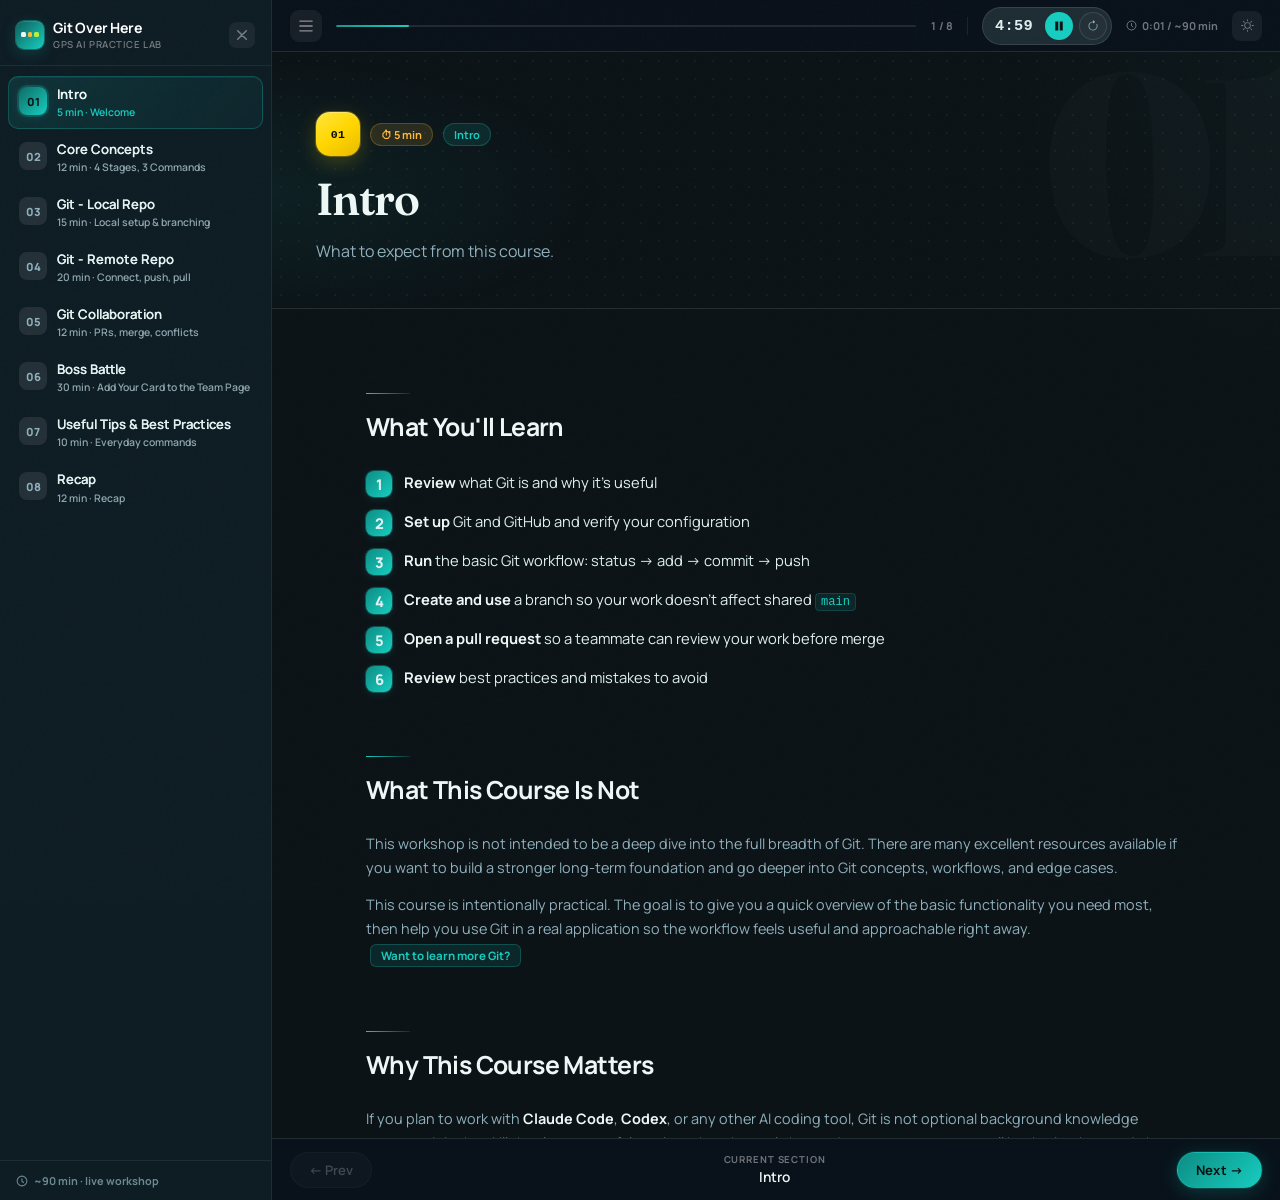
<file: Rise_Project/index.html>
<!DOCTYPE html>
<html lang="en" data-theme="dark">
<head>
<meta charset="UTF-8">
<meta name="viewport" content="width=device-width, initial-scale=1.0">
<title>Git Over Here — Session Guide v3</title>
<script>
(function(){
  var t=localStorage.getItem('git-guide-theme');if(t)document.documentElement.setAttribute('data-theme',t);
  var s=localStorage.getItem('git-guide-sidebar');
  document.documentElement.setAttribute('data-sidebar',s==='closed'?'closed':'open');
})();
</script>
<link rel="preconnect" href="https://fonts.googleapis.com">
<link href="https://fonts.googleapis.com/css2?family=Fraunces:ital,opsz,wght@0,9..144,300;0,9..144,400;0,9..144,600;0,9..144,700;1,9..144,300;1,9..144,700&family=Manrope:wght@400;500;600;700;800&display=swap" rel="stylesheet">
<style>
/* ── TOKENS ───────────────────────────────────────────────── */
:root {
  --teal:         #17cdbf;
  --teal-deep:    #0d6b65;
  --teal-soft:    rgba(23,205,191,0.11);
  --teal-mid:     rgba(23,205,191,0.24);
  --amber:        #ffb938;
  --amber-deep:   #7a4c0d;
  --amber-soft:   rgba(255,185,56,0.12);
  --yellow:       #FFD600;
  --yellow-soft:  rgba(255,214,0,0.10);
  --yellow-mid:   rgba(255,214,0,0.26);
  --yellow-deep:  #6b5a00;
  --magenta:      #E91E8C;
  --magenta-soft: rgba(233,30,140,0.09);
  --magenta-mid:  rgba(233,30,140,0.22);
  --magenta-deep: #8c0f53;
  --lime:         #b7ef3a;
  --lime-soft:    rgba(183,239,58,0.10);
  --red-soft:     rgba(239,68,68,0.10);
  --red-border:   rgba(239,68,68,0.26);
  --r-xl:18px;--r-lg:14px;--r-md:10px;--r-sm:7px;
}
/* Dark theme (default) */
:root {
  --bg:#0c1317;--bg-2:#111c22;--surface:#18232a;--surface-2:#1e2c34;--surface-3:#243038;
  --ink:#dff0ee;--ink-strong:#edf7f5;--muted:#6b8a93;--muted-2:#4e6872;
  --line:rgba(255,255,255,0.07);--line-hi:rgba(255,255,255,0.11);
  --shadow:0 8px 32px rgba(0,0,0,0.4);--shadow-sm:0 2px 12px rgba(0,0,0,0.28);
  --topbar-bg:#09111a;--sidebar-bg:#0e1c24;--code-bg:#08101a;--code-ink:#c4e4e0;
}
html[data-theme='light'] {
  --bg:#f4f1eb;--bg-2:#ece8e0;--surface:#fffdf9;--surface-2:#f6f3ec;--surface-3:#ede9e0;
  --ink:#182126;--ink-strong:#0e161a;--muted:#5e6d74;--muted-2:#a0b0b6;
  --line:rgba(24,33,38,0.09);--line-hi:rgba(24,33,38,0.16);
  --shadow:0 8px 32px rgba(24,33,38,0.09);--shadow-sm:0 2px 12px rgba(24,33,38,0.07);
  --topbar-bg:#182126;--sidebar-bg:#111e26;--code-bg:#182126;--code-ink:#c4e4e0;
  --teal-soft:rgba(23,205,191,0.09);--teal-mid:rgba(23,205,191,0.20);
  --amber-soft:rgba(255,185,56,0.10);--yellow-soft:rgba(255,214,0,0.13);--yellow-mid:rgba(255,214,0,0.30);
}

/* ── RESET ────────────────────────────────────────────────── */
*,*::before,*::after{box-sizing:border-box;margin:0;padding:0}
html,body{height:100%;overflow:hidden}
body{font-family:'Manrope',system-ui,sans-serif;background:var(--bg);color:var(--ink);-webkit-font-smoothing:antialiased}
body::after{content:'';position:fixed;inset:0;background-image:url("data:image/svg+xml,%3Csvg viewBox='0 0 256 256' xmlns='http://www.w3.org/2000/svg'%3E%3Cfilter id='n'%3E%3CfeTurbulence type='fractalNoise' baseFrequency='0.9' numOctaves='4' stitchTiles='stitch'/%3E%3C/filter%3E%3Crect width='100%25' height='100%25' filter='url(%23n)'/%3E%3C/svg%3E");opacity:.026;pointer-events:none;z-index:9999;mix-blend-mode:overlay}
a{color:var(--teal);text-decoration:none}
html[data-theme='light'] a{color:var(--teal-deep)}

/* ── APP SHELL ────────────────────────────────────────────── */
.app{display:flex;height:100vh;overflow:hidden}

/* ── SIDEBAR ──────────────────────────────────────────────── */
.sidebar{width:272px;flex-shrink:0;background:var(--sidebar-bg);border-right:1px solid var(--line);display:flex;flex-direction:column;overflow:hidden;transition:width .28s cubic-bezier(.4,0,.2,1),opacity .22s;z-index:40}
html[data-sidebar='closed'] .sidebar{width:0;opacity:0;pointer-events:none}
.sb-head{flex-shrink:0;padding:18px 16px 14px;border-bottom:1px solid var(--line);display:flex;align-items:center;justify-content:space-between;gap:10px}
.sb-brand{display:flex;align-items:center;gap:9px}
.sb-mark{width:28px;height:28px;border-radius:8px;background:linear-gradient(135deg,#0d5e58,var(--teal));display:flex;align-items:center;justify-content:center;flex-shrink:0;box-shadow:0 0 0 1px rgba(23,205,191,.3),0 3px 10px rgba(23,205,191,.18)}
.sb-mark-dots{display:flex;gap:2px}
.sb-mark-dot{width:4.5px;height:4.5px;border-radius:1.5px}
.sb-mark-dot.t{background:rgba(255,255,255,.92)}.sb-mark-dot.a{background:var(--amber)}.sb-mark-dot.l{background:var(--lime)}
.sb-name{font-family:'Fraunces',Georgia,serif;font-size:.88rem;font-weight:700;color:#fff;letter-spacing:-.01em}
.sb-sub{font-size:.6rem;font-weight:600;color:rgba(255,255,255,.42);letter-spacing:.06em;text-transform:uppercase;margin-top:1px}
.sb-close{width:26px;height:26px;border-radius:7px;border:none;background:rgba(255,255,255,.06);color:rgba(255,255,255,.4);display:grid;place-items:center;cursor:pointer;flex-shrink:0;font-size:1rem;transition:all .13s}
.sb-close:hover{background:rgba(255,255,255,.12);color:#fff}
.sb-nav{flex:1;overflow-y:auto;padding:10px 8px}
.sb-nav::-webkit-scrollbar{width:3px}
.sb-nav::-webkit-scrollbar-thumb{background:var(--line-hi);border-radius:2px}
.sb-item{width:100%;display:flex;align-items:flex-start;gap:10px;padding:9px 10px;border-radius:10px;border:1px solid transparent;background:transparent;color:var(--ink);cursor:pointer;text-align:left;transition:background .13s;margin-bottom:2px;appearance:none;-webkit-appearance:none;font:inherit}
.sb-item:hover{background:rgba(255,255,255,.05)}
.sb-item.active{background:var(--teal-soft);border-color:var(--teal-mid)}
.sb-item.active .sb-num{background:var(--teal);color:var(--bg);box-shadow:0 0 0 2px rgba(23,205,191,.25)}
.sb-item.visited:not(.active) .sb-num{background:rgba(23,205,191,.12);color:var(--teal);border:1px solid var(--teal-mid)}
.sb-num{width:28px;height:28px;border-radius:8px;background:var(--surface-3);color:var(--muted);display:grid;place-items:center;font-size:.7rem;font-weight:800;flex-shrink:0;margin-top:1px;transition:all .15s}
.sb-item-body{flex:1;min-width:0;color:#dff0ee !important;-webkit-text-fill-color:#dff0ee !important;opacity:1 !important;filter:none !important;mix-blend-mode:normal !important}
.sb-item .sb-item-title{display:block;font-size:.82rem;font-weight:600;color:#dff0ee !important;line-height:1.3;white-space:nowrap;overflow:hidden;text-overflow:ellipsis;transition:color .13s;-webkit-text-fill-color:#dff0ee !important;opacity:1 !important;filter:none !important;mix-blend-mode:normal !important;text-shadow:0 0 0 currentColor}
.sb-item.active .sb-item-title{color:#edf7f5 !important;-webkit-text-fill-color:#edf7f5 !important}
.sb-item.visited:not(.active) .sb-item-title{color:#edf7f5 !important;-webkit-text-fill-color:#edf7f5 !important}
.sb-item .sb-item-meta{font-size:.65rem;color:#8ea5ad !important;font-weight:600;margin-top:2px;display:block;-webkit-text-fill-color:#8ea5ad !important;opacity:1 !important;filter:none !important;mix-blend-mode:normal !important}
.sb-item.active .sb-item-meta{color:var(--teal) !important;-webkit-text-fill-color:var(--teal) !important}
html[data-theme='light'] .sb-sub{color:rgba(255,255,255,.42)}
html[data-theme='light'] .sb-item-body{color:#dff0ee !important;-webkit-text-fill-color:#dff0ee !important}
html[data-theme='light'] .sb-item .sb-item-title{color:#dff0ee !important;-webkit-text-fill-color:#dff0ee !important}
html[data-theme='light'] .sb-item.active .sb-item-title,
html[data-theme='light'] .sb-item.visited:not(.active) .sb-item-title{color:#edf7f5 !important;-webkit-text-fill-color:#edf7f5 !important}
html[data-theme='light'] .sb-item .sb-item-meta{color:#8ea5ad !important;-webkit-text-fill-color:#8ea5ad !important}
html[data-theme='light'] .sb-item.active .sb-item-meta{color:var(--teal) !important;-webkit-text-fill-color:var(--teal) !important}
.sb-foot{flex-shrink:0;padding:12px 16px;border-top:1px solid var(--line);font-size:.68rem;font-weight:700;color:var(--muted-2);display:flex;align-items:center;gap:6px}
.sb-backdrop{display:none;position:fixed;inset:0;background:rgba(0,0,0,.55);z-index:39;backdrop-filter:blur(2px)}

/* ── MAIN ─────────────────────────────────────────────────── */
.main{flex:1;min-width:0;display:flex;flex-direction:column;overflow:hidden}

/* ── TOPBAR ───────────────────────────────────────────────── */
.topbar{flex-shrink:0;height:52px;background:var(--topbar-bg);border-bottom:1px solid var(--line);display:flex;align-items:center;gap:14px;padding:0 18px;z-index:30}
.tb-toggle{width:32px;height:32px;border-radius:9px;border:none;background:rgba(255,255,255,.06);color:rgba(255,255,255,.5);display:grid;place-items:center;cursor:pointer;flex-shrink:0;transition:all .13s}
.tb-toggle:hover{background:rgba(255,255,255,.12);color:#fff}
.progress-rail{flex:1;height:2px;background:rgba(255,255,255,.10);border-radius:999px;overflow:hidden}
.progress-bar{height:100%;background:var(--teal);border-radius:inherit;transition:width .4s cubic-bezier(.22,.68,0,1.2);box-shadow:0 0 8px rgba(23,205,191,.35)}
.tb-count{font-size:.68rem;font-weight:700;color:rgba(255,255,255,.42);white-space:nowrap;font-variant-numeric:tabular-nums}
.tb-session{display:flex;align-items:center;gap:5px;font-size:.68rem;font-weight:700;color:rgba(255,255,255,.42);flex-shrink:0}
.tb-sep{width:1px;height:18px;background:rgba(255,255,255,.08);flex-shrink:0}
.theme-btn{width:30px;height:30px;border-radius:8px;border:none;background:rgba(255,255,255,.06);color:rgba(255,255,255,.4);display:grid;place-items:center;cursor:pointer;transition:all .13s;flex-shrink:0}
.theme-btn:hover{background:rgba(255,255,255,.11);color:#fff}

/* ── CONTENT ──────────────────────────────────────────────── */
.content{flex:1;overflow-y:auto;overflow-x:hidden;background:var(--bg)}
.content::-webkit-scrollbar{width:4px}
.content::-webkit-scrollbar-thumb{background:var(--line-hi);border-radius:2px}
.lesson{display:none}
.lesson.active{display:block;animation:fadeIn .3s cubic-bezier(.22,.68,0,1.1) both}
@keyframes fadeIn{from{opacity:0;transform:translateY(12px)}to{opacity:1;transform:translateY(0)}}

/* ── LESSON HEADER BAND (pop-art halftone) ────────────────── */
.lesson-header-band{
  padding:40px 32px 28px;
  margin-bottom:0;
  border-bottom:1px solid var(--line);
  background-image:radial-gradient(circle, rgba(255,255,255,0.055) 1px, transparent 1px);
  background-size:16px 16px;
  position:relative;
}
.lesson-body{max-width:820px;margin:0 auto;padding:32px 32px 80px}

/* ── LESSON HEADER ────────────────────────────────────────── */
.lh-eyebrow{display:flex;align-items:center;gap:8px;margin-bottom:14px;flex-wrap:wrap}
.lh-num{
  width:38px;height:38px;border-radius:11px;
  background:var(--yellow);color:#111;
  font-size:.78rem;font-weight:900;
  display:grid;place-items:center;flex-shrink:0;
  box-shadow:3px 3px 0px rgba(0,0,0,0.35);
}
html[data-theme='light'] .lh-num{box-shadow:3px 3px 0px rgba(0,0,0,0.20)}
.time-pill{display:inline-flex;align-items:center;gap:4px;padding:3px 10px;border-radius:999px;background:var(--amber-soft);border:1px solid rgba(255,185,56,.22);color:var(--amber);font-size:.69rem;font-weight:700}
html[data-theme='light'] .time-pill{color:var(--amber-deep)}
.type-pill{display:inline-flex;align-items:center;gap:4px;padding:3px 10px;border-radius:999px;background:var(--teal-soft);border:1px solid var(--teal-mid);color:var(--teal);font-size:.69rem;font-weight:700}
html[data-theme='light'] .type-pill{color:var(--teal-deep)}
.lh-title{font-family:'Fraunces',Georgia,serif;font-size:clamp(1.9rem,4.2vw,2.8rem);font-weight:700;line-height:1.05;letter-spacing:-.03em;color:var(--ink-strong);max-width:820px}
.lh-lead{margin-top:10px;color:var(--muted);font-size:.95rem;line-height:1.65;max-width:560px}

/* ── KEY TAKEAWAY (pop-art yellow) ───────────────────────── */
.key-takeaway{
  margin-top:20px;padding:16px 20px;
  background:var(--yellow-soft);
  border:1px solid var(--yellow-mid);
  border-left:4px solid var(--yellow);
  border-radius:var(--r-md);
}
.kt-label{font-size:.62rem;font-weight:900;text-transform:uppercase;letter-spacing:.13em;color:var(--yellow);display:block;margin-bottom:5px}
html[data-theme='light'] .kt-label{color:var(--yellow-deep)}
.kt-text{font-size:.93rem;line-height:1.6;color:var(--ink-strong);font-weight:500}

/* ── LESSON SECTION ───────────────────────────────────────── */
.ls{margin-top:32px;padding-top:28px;border-top:1px solid var(--line)}
.ls-title{font-family:'Fraunces',Georgia,serif;font-size:1.05rem;font-weight:600;color:var(--ink-strong);margin-bottom:16px;display:flex;align-items:center;gap:9px}
.ls-title::before{content:'';width:3px;height:1.1em;background:var(--teal);border-radius:2px;flex-shrink:0}

/* ── CARDS ────────────────────────────────────────────────── */
.grid{display:grid;gap:13px}
.col2{grid-template-columns:repeat(2,1fr)}
.col3{grid-template-columns:repeat(3,1fr)}
.card{background:var(--surface);border:1px solid var(--line-hi);border-radius:var(--r-xl);padding:20px;box-shadow:var(--shadow-sm)}
.card-label{font-size:.65rem;font-weight:800;text-transform:uppercase;letter-spacing:.10em;color:var(--muted);margin-bottom:11px;display:block}
.card-title{font-family:'Fraunces',Georgia,serif;font-size:1rem;font-weight:600;margin-bottom:11px;color:var(--ink-strong)}

/* ── CONCEPT HERO ─────────────────────────────────────────── */
.concept-hero{background:var(--surface);border:1px solid var(--line-hi);border-radius:var(--r-xl);padding:24px}
.concept-hero-label{font-size:.65rem;font-weight:800;text-transform:uppercase;letter-spacing:.10em;color:var(--teal);margin-bottom:16px;display:block}
html[data-theme='light'] .concept-hero-label{color:var(--teal-deep)}

/* ── FOUR STAGES DIAGRAM ──────────────────────────────────── */
.stages-wrap{display:flex;flex-direction:column;gap:12px}
.stages-row{display:grid;grid-template-columns:repeat(4,1fr);gap:8px}
.stage-box{text-align:center;padding:16px 10px;border-radius:var(--r-lg)}
.stage-box.wd{background:var(--amber-soft);border:1px solid rgba(255,185,56,.22)}
.stage-box.st{background:var(--teal-soft);border:1px solid var(--teal-mid)}
.stage-box.lr{background:var(--surface-2);border:1px solid var(--line-hi)}
.stage-box.rr{background:var(--lime-soft);border:1px solid rgba(183,239,58,.2)}
.stage-icon{font-size:1.4rem;margin-bottom:7px}
.stage-num{font-size:.55rem;font-weight:900;text-transform:uppercase;letter-spacing:.10em;margin-bottom:4px;display:block}
.stage-box.wd .stage-num{color:var(--amber)}
.stage-box.st .stage-num{color:var(--teal)}
.stage-box.lr .stage-num{color:var(--muted)}
.stage-box.rr .stage-num{color:#8fc417}
.stage-name{font-size:.84rem;font-weight:700;display:block;margin-bottom:5px}
.stage-box.wd .stage-name{color:var(--amber)}
.stage-box.st .stage-name{color:var(--teal)}
.stage-box.lr .stage-name{color:var(--ink-strong)}
.stage-box.rr .stage-name{color:#8fc417}
html[data-theme='light'] .stage-box.wd .stage-name,.stage-box.wd .stage-num{color:var(--amber-deep)}
html[data-theme='light'] .stage-box.st .stage-name,.stage-box.st .stage-num{color:var(--teal-deep)}
.stage-desc{font-size:.73rem;color:var(--muted);line-height:1.45}
.commands-row{display:grid;grid-template-columns:repeat(3,1fr);gap:8px}
.cmd-connector{display:flex;flex-direction:column;align-items:center;gap:4px;padding:12px 8px;border-radius:var(--r-lg);background:var(--surface-2);border:1px solid var(--line-hi)}
.cmd-arrow{font-size:.65rem;color:var(--muted);font-weight:700;letter-spacing:.05em}
.cmd-code{font-family:'SF Mono','Fira Code',monospace;font-size:.82rem;font-weight:700;color:var(--teal);background:var(--teal-soft);border:1px solid var(--teal-mid);padding:4px 10px;border-radius:6px}
html[data-theme='light'] .cmd-code{color:var(--teal-deep)}
.cmd-label{font-size:.65rem;color:var(--muted);text-align:center;line-height:1.4}
.pull-note{margin-top:8px;padding:10px 14px;background:var(--surface-2);border:1px solid var(--line-hi);border-radius:var(--r-sm);font-size:.78rem;color:var(--muted);display:flex;align-items:center;gap:8px}
.pull-note strong{color:var(--ink-strong)}

/* ── STEPPER ──────────────────────────────────────────────── */
.stepper{display:flex;flex-direction:column}
.st-step{display:grid;grid-template-columns:40px 1fr;gap:14px}
.st-track{display:flex;flex-direction:column;align-items:center;padding-top:2px}
.st-dot{width:36px;height:36px;border-radius:50%;background:var(--teal);color:var(--bg);display:grid;place-items:center;font-size:.82rem;font-weight:800;flex-shrink:0;box-shadow:0 0 0 3px var(--teal-soft)}
.st-line{flex:1;width:2px;min-height:16px;background:var(--line-hi);margin:6px 0 0;border-radius:1px}
.st-step:last-child .st-line{display:none}
.st-body{padding-bottom:24px}
.st-body h3{font-size:.94rem;font-weight:700;color:var(--ink-strong);margin-bottom:7px}
.st-body .st-desc{font-size:.86rem;color:var(--muted);line-height:1.6;margin-bottom:8px}

/* ── CONCEPT LIST ─────────────────────────────────────────── */
.concept-list{list-style:none;display:grid;gap:12px}
.c-item{display:grid;grid-template-columns:52px 1fr;gap:11px;align-items:start}
.c-icon{
  width:52px;height:52px;border-radius:14px;
  background:rgba(244,241,235,.96);
  border:1px solid rgba(23,205,191,.34);
  box-shadow:0 8px 18px rgba(0,0,0,.18);
  display:grid;place-items:center;flex-shrink:0;margin-top:1px;padding:4px
}
.c-icon-img{
  display:block;width:100%;height:100%;object-fit:contain;
  filter:drop-shadow(0 2px 6px rgba(0,0,0,.16))
}
html[data-theme='light'] .c-icon{
  background:#fffdf9;
  border-color:rgba(23,205,191,.22);
  box-shadow:0 6px 14px rgba(24,33,38,.08);
}
.c-item strong{display:block;font-size:.9rem;font-weight:700;margin-bottom:3px;color:var(--ink-strong)}
.c-item span{color:var(--muted);font-size:.84rem;line-height:1.55}

/* ── STEP LIST ────────────────────────────────────────────── */
.step-list{list-style:none;display:grid;gap:11px}
.step{display:grid;grid-template-columns:32px 1fr;gap:11px;align-items:start}
.step-n{width:32px;height:32px;border-radius:10px;background:var(--surface-3);color:var(--ink);border:1px solid var(--line-hi);display:grid;place-items:center;font-size:.76rem;font-weight:800;flex-shrink:0}
.step-n.teal{background:var(--teal-soft);border-color:var(--teal-mid);color:var(--teal)}
html[data-theme='light'] .step-n.teal{color:var(--teal-deep)}
.step strong{display:block;font-size:.9rem;font-weight:700;margin-bottom:2px;color:var(--ink-strong)}
.step span,.step p{color:var(--muted);font-size:.84rem;line-height:1.5}

/* ── OBJ / CHECK / WARN LISTS ─────────────────────────────── */
.obj-list{list-style:none;display:grid;gap:9px}
.obj-item{display:flex;gap:10px;align-items:flex-start}
.obj-n{width:22px;height:22px;border-radius:7px;background:var(--teal);color:var(--bg);font-size:.63rem;font-weight:800;display:grid;place-items:center;flex-shrink:0;margin-top:2px}
.obj-item span{font-size:.87rem;line-height:1.55;color:var(--ink)}
.obj-item strong{color:var(--ink-strong)}
.check-list,.warn-list{list-style:none;display:grid;gap:7px}
.check-list li,.warn-list li{display:flex;gap:9px;align-items:flex-start;font-size:.87rem;line-height:1.5;color:var(--ink)}
.check-list li::before{content:'✓';width:18px;height:18px;border-radius:6px;background:var(--teal-soft);border:1px solid var(--teal-mid);color:var(--teal);font-size:.62rem;font-weight:800;display:grid;place-items:center;flex-shrink:0;margin-top:1px}
html[data-theme='light'] .check-list li::before{color:var(--teal-deep)}
.interactive-checklist{display:grid;gap:10px}
.task-check{
  display:flex;align-items:flex-start;gap:10px;
  font-size:.87rem;line-height:1.55;color:var(--ink);
}
.task-check input{
  margin-top:2px;flex-shrink:0;
  width:16px;height:16px;accent-color:var(--teal);
}
.task-check span{display:block}
.warn-list li{color:var(--muted)}
.warn-list li::before{content:'!';width:18px;height:18px;border-radius:6px;background:var(--amber-soft);border:1px solid rgba(255,185,56,.22);color:var(--amber);font-size:.62rem;font-weight:800;display:grid;place-items:center;flex-shrink:0;margin-top:1px}
html[data-theme='light'] .warn-list li::before{color:var(--amber-deep)}

/* ── CALLOUTS ─────────────────────────────────────────────── */
.callout{border-radius:var(--r-lg);padding:14px 16px;display:flex;gap:11px;align-items:flex-start}
.callout.tip{background:var(--teal-soft);border:1px solid var(--teal-mid)}
.callout.warn{background:var(--amber-soft);border:1px solid rgba(255,185,56,.22)}
.callout.activity{background:var(--lime-soft);border:1px solid rgba(183,239,58,.22)}
/* New callout types */
.callout.state-check{background:var(--teal-soft);border:1px solid var(--teal-mid)}
.callout.checkpoint{background:var(--yellow-soft);border:2px solid var(--yellow-mid)}
.callout-icon{font-size:1rem;flex-shrink:0;padding-top:1px}
.callout-body{font-size:.87rem;line-height:1.6;color:var(--ink)}
.callout-body strong{display:block;font-weight:700;margin-bottom:2px;color:var(--ink-strong)}
.callout.checkpoint .callout-body strong{color:var(--yellow)}
html[data-theme='light'] .callout.checkpoint .callout-body strong{color:var(--yellow-deep)}

/* ── BEST PRACTICES: COMMON MISTAKES ─────────────────────── */
.mistakes-wrap{display:grid;gap:18px}
.security-rule{
  background:linear-gradient(180deg, rgba(255,185,56,.10), rgba(255,185,56,.07));
  border:1px solid rgba(255,185,56,.28);
  border-radius:var(--r-xl);
  padding:22px 24px;
}
.security-rule-head{display:flex;gap:12px;align-items:flex-start;margin-bottom:10px}
.security-rule-icon{
  width:34px;height:34px;border-radius:10px;
  display:grid;place-items:center;
  background:var(--amber-soft);
  border:1px solid rgba(255,185,56,.26);
  flex-shrink:0;font-size:1rem;
}
.security-rule-title{font-size:1.02rem;font-weight:800;color:var(--ink-strong);line-height:1.3}
.security-rule-copy{font-size:.92rem;line-height:1.72;color:var(--ink);max-width:900px}
.security-rule-actions{margin-top:14px;display:flex;flex-wrap:wrap;gap:10px}
.habit-compare{display:grid;grid-template-columns:repeat(2,1fr);gap:18px}
.habit-panel{
  background:var(--surface);
  border:1px solid var(--line-hi);
  border-radius:var(--r-xl);
  padding:22px 24px;
  box-shadow:var(--shadow-sm);
}
.habit-panel.good{border-color:var(--teal-mid)}
.habit-panel.bad{border-color:rgba(255,185,56,.20)}
.habit-panel-label{
  display:flex;align-items:center;gap:8px;
  font-size:.82rem;font-weight:800;text-transform:uppercase;
  letter-spacing:.10em;margin-bottom:16px;
}
.habit-panel.good .habit-panel-label{color:var(--teal)}
.habit-panel.bad .habit-panel-label{color:var(--amber)}
html[data-theme='light'] .habit-panel.good .habit-panel-label{color:var(--teal-deep)}
html[data-theme='light'] .habit-panel.bad .habit-panel-label{color:var(--amber-deep)}
.habit-list{list-style:none;display:grid;gap:14px;margin:0;padding:0}
.habit-list li{
  display:grid;
  grid-template-columns:24px 1fr;
  gap:12px;
  align-items:start;
  font-size:.91rem;
  line-height:1.62;
}
.habit-mark{
  width:24px;height:24px;border-radius:8px;
  display:grid;place-items:center;
  font-size:.72rem;font-weight:800;
  margin-top:1px;
}
.habit-panel.good .habit-mark{
  background:var(--teal-soft);
  border:1px solid var(--teal-mid);
  color:var(--teal);
}
.habit-panel.bad .habit-mark{
  background:var(--amber-soft);
  border:1px solid rgba(255,185,56,.22);
  color:var(--amber);
}
html[data-theme='light'] .habit-panel.good .habit-mark{color:var(--teal-deep)}
html[data-theme='light'] .habit-panel.bad .habit-mark{color:var(--amber-deep)}
.habit-text{color:var(--ink)}
.habit-panel.bad .habit-text{color:var(--muted)}
.habit-text strong{color:var(--ink-strong);font-weight:700}

/* ── BOSS BATTLE CUSTOMIZATION SPEC ──────────────────────── */
.customize-spec{display:grid;gap:14px;margin-top:8px}
.customize-item{
  display:grid;
  grid-template-columns:28px minmax(120px,180px) 1fr;
  gap:12px;
  align-items:start;
}
.customize-check{
  width:28px;height:28px;border-radius:9px;
  display:grid;place-items:center;
  background:var(--teal-soft);
  border:1px solid var(--teal-mid);
  color:var(--teal);
  font-size:.78rem;font-weight:800;
  margin-top:1px;
}
html[data-theme='light'] .customize-check{color:var(--teal-deep)}
.customize-label{
  font-size:.92rem;
  font-weight:800;
  color:var(--ink-strong);
  line-height:1.45;
  padding-top:2px;
}
.customize-detail{
  font-size:.9rem;
  line-height:1.7;
  color:var(--ink);
}
.customize-note{
  margin-top:8px;
  display:grid;
  gap:8px;
  font-size:.84rem;
  color:var(--muted);
}
.swatch-examples{
  display:flex;
  flex-wrap:wrap;
  gap:8px 10px;
  margin-top:8px;
}
.swatch-chip{
  display:inline-flex;
  align-items:center;
  gap:8px;
  padding:6px 10px;
  border-radius:999px;
  background:var(--surface-2);
  border:1px solid var(--line-hi);
  font-size:.78rem;
  color:var(--ink);
}
.swatch-dot{
  width:12px;height:12px;border-radius:999px;flex-shrink:0;
  border:1px solid rgba(255,255,255,.18);
}

/* ── RENDERED REFERENCE PAGE ─────────────────────────────── */
.reference-doc{
  background:var(--surface);
  border:1px solid var(--line-hi);
  border-radius:var(--r-xl);
  padding:26px 28px;
  box-shadow:var(--shadow-sm);
}
.reference-doc-head{
  display:flex;
  align-items:flex-start;
  justify-content:space-between;
  gap:12px;
  margin-bottom:18px;
  flex-wrap:wrap;
}
.reference-doc-kicker{
  font-size:.68rem;
  font-weight:800;
  text-transform:uppercase;
  letter-spacing:.12em;
  color:var(--teal);
  display:block;
  margin-bottom:8px;
}
html[data-theme='light'] .reference-doc-kicker{color:var(--teal-deep)}
.reference-doc-title{
  font-family:'Fraunces',Georgia,serif;
  font-size:1.28rem;
  font-weight:700;
  color:var(--ink-strong);
  line-height:1.2;
}
.reference-doc-intro{
  margin-top:8px;
  max-width:760px;
  font-size:.92rem;
  line-height:1.7;
  color:var(--muted);
}
.reference-copy-btn{margin-left:0}
.reference-block + .reference-block{
  border-top:1px solid var(--line);
  margin-top:20px;
  padding-top:20px;
}
.reference-block h3{
  font-family:'Fraunces',Georgia,serif;
  font-size:1rem;
  font-weight:700;
  color:var(--ink-strong);
  margin-bottom:10px;
}
.reference-block p{
  font-size:.9rem;
  line-height:1.7;
  color:var(--muted);
  margin:0 0 12px;
}
.reference-block ul,
.reference-block ol{
  margin:0;
  padding-left:20px;
  display:grid;
  gap:8px;
}
.reference-block li{
  font-size:.9rem;
  line-height:1.7;
  color:var(--ink);
}
.reference-block li strong{color:var(--ink-strong)}
.reference-subhead{
  font-size:.78rem;
  font-weight:800;
  text-transform:uppercase;
  letter-spacing:.10em;
  color:var(--muted);
  margin:14px 0 8px;
}
.reference-examples{
  display:grid;
  grid-template-columns:repeat(2,1fr);
  gap:14px;
  margin-top:10px;
}
.reference-example{
  background:var(--surface-2);
  border:1px solid var(--line);
  border-radius:var(--r-md);
  padding:14px 16px;
}
.reference-example.good{border-color:var(--teal-mid)}
.reference-example.bad{border-color:rgba(255,185,56,.22)}
.reference-example-title{
  font-size:.76rem;
  font-weight:800;
  text-transform:uppercase;
  letter-spacing:.10em;
  margin-bottom:8px;
}
.reference-example.good .reference-example-title{color:var(--teal)}
.reference-example.bad .reference-example-title{color:var(--amber)}
html[data-theme='light'] .reference-example.good .reference-example-title{color:var(--teal-deep)}
html[data-theme='light'] .reference-example.bad .reference-example-title{color:var(--amber-deep)}
.reference-example ul{
  padding-left:18px;
  gap:6px;
}

/* ── LESSON PREVIEW (what we'll cover) ───────────────────── */
.lesson-preview{margin-bottom:20px;padding:11px 15px;background:var(--surface-2);border-radius:var(--r-md);border:1px solid var(--line)}
.lp-label{font-size:.6rem;font-weight:900;text-transform:uppercase;letter-spacing:.12em;color:var(--muted);display:block;margin-bottom:7px}
.lp-list{padding:0;list-style:none;display:flex;flex-wrap:wrap;gap:5px;margin:0}
.lp-list li{font-size:.78rem;color:var(--ink);background:var(--surface);border:1px solid var(--line-hi);border-radius:30px;padding:3px 10px}

/* ── LEARN MORE BUTTON ────────────────────────────────────── */
.learn-more-btn{
  display:inline-flex;align-items:center;gap:4px;
  padding:3px 10px;border-radius:6px;
  border:1px solid var(--teal-mid);background:var(--teal-soft);
  color:var(--teal);font-size:.72rem;font-weight:700;
  cursor:pointer;font-family:inherit;transition:all .13s;
  vertical-align:middle;margin-left:4px;
}
.learn-more-btn:hover{background:var(--teal-mid)}
html[data-theme='light'] .learn-more-btn{color:var(--teal-deep)}

/* ── MODAL ────────────────────────────────────────────────── */
.modal-overlay{
  display:none;position:fixed;inset:0;
  background:rgba(0,0,0,0.72);z-index:500;
  align-items:center;justify-content:center;
  backdrop-filter:blur(5px);padding:20px;
}
.modal-overlay.open{display:flex}
.modal-box{
  background:var(--surface);border:1px solid var(--teal-mid);
  border-radius:var(--r-xl);padding:28px 28px 24px;
  max-width:500px;width:100%;position:relative;
  box-shadow:0 24px 64px rgba(0,0,0,0.5),0 0 0 1px var(--teal-soft);
}
.modal-close{position:absolute;top:14px;right:14px;width:30px;height:30px;border-radius:8px;border:none;background:var(--surface-3);color:var(--muted);cursor:pointer;display:grid;place-items:center;font-size:.9rem;transition:all .13s}
.modal-close:hover{background:var(--line-hi);color:var(--ink)}
.modal-title{font-family:'Fraunces',Georgia,serif;font-size:1.15rem;font-weight:700;color:var(--ink-strong);margin-bottom:12px;padding-right:28px}
.modal-body{font-size:.87rem;line-height:1.68;color:var(--muted)}
.modal-body strong{color:var(--ink-strong)}
.modal-body code{color:var(--teal);background:var(--teal-soft);border:1px solid var(--teal-mid);padding:1px 5px;border-radius:4px;font-family:'SF Mono','Fira Code',monospace;font-size:.82em}
html[data-theme='light'] .modal-body code{color:var(--teal-deep)}
.modal-resources{margin-top:14px;padding-top:14px;border-top:1px solid var(--line)}
.modal-res-label{font-size:.62rem;font-weight:900;text-transform:uppercase;letter-spacing:.12em;color:var(--teal);display:block;margin-bottom:8px}
html[data-theme='light'] .modal-res-label{color:var(--teal-deep)}
.modal-res-link{display:block;font-size:.82rem;color:var(--teal);margin-bottom:4px}
html[data-theme='light'] .modal-res-link{color:var(--teal-deep)}

/* ── CODE BLOCK ───────────────────────────────────────────── */
.code-block{background:var(--code-bg);border-radius:var(--r-lg);border:1px solid rgba(255,255,255,.06);overflow:hidden;margin:10px 0}
.code-bar{display:flex;align-items:center;justify-content:space-between;padding:7px 13px;background:rgba(255,255,255,.03);border-bottom:1px solid rgba(255,255,255,.05)}
.code-lang{font-size:.62rem;font-weight:700;text-transform:uppercase;letter-spacing:.10em;color:rgba(255,255,255,.26)}
.copy-btn{display:inline-flex;align-items:center;gap:4px;padding:3px 9px;border-radius:6px;border:1px solid rgba(255,255,255,.10);background:rgba(255,255,255,.04);color:rgba(255,255,255,.4);font-size:.65rem;font-weight:600;cursor:pointer;transition:all .13s;font-family:inherit}
.copy-btn:hover{background:rgba(255,255,255,.10);color:#fff;border-color:rgba(255,255,255,.2)}
.copy-btn.ok{background:rgba(23,205,191,.14);border-color:rgba(23,205,191,.38);color:var(--teal)}
.code-body{padding:14px 16px;overflow-x:auto}
.code-body code{font-family:'SF Mono','Fira Code','Cascadia Code',monospace;font-size:.84rem;line-height:1.85;color:var(--code-ink);white-space:pre;display:block}
.dim{color:rgba(255,255,255,.24)}.hi{color:var(--teal)}.str{color:#a8e6a8}
.inline-code{color:var(--teal);background:rgba(23,205,191,.10);border:1px solid rgba(23,205,191,.18);padding:1px 5px;border-radius:4px;font-family:'SF Mono','Fira Code',monospace;font-size:.82em}
html[data-theme='light'] .inline-code{color:var(--teal-deep)}
.code-output{padding:8px 16px;background:rgba(255,255,255,.03);border-top:1px solid rgba(255,255,255,.05)}
.code-output code{font-family:'SF Mono','Fira Code',monospace;font-size:.78rem;color:rgba(183,239,58,0.8);white-space:pre;display:block;line-height:1.7}

/* ── FLOW ─────────────────────────────────────────────────── */
.flow{display:flex;align-items:center;flex-wrap:wrap;gap:6px;justify-content:center;padding:10px 0}
.flow-node{display:flex;flex-direction:column;align-items:center;gap:3px}
.flow-box{padding:8px 14px;border-radius:9px;font-family:'SF Mono','Fira Code',monospace;font-size:.79rem;font-weight:700;background:var(--surface-2);color:var(--teal);border:1px solid var(--teal-mid);white-space:nowrap}
html[data-theme='light'] .flow-box{color:var(--teal-deep)}
.flow-desc{font-size:.62rem;color:var(--muted);text-align:center}
.flow-arr{color:var(--muted-2);font-size:1rem;align-self:center;padding-bottom:16px}

/* ── COMPARE TABLE ────────────────────────────────────────── */
.ctable{width:100%;border-collapse:collapse;font-size:.84rem}
.ctable th{background:var(--surface-3);color:var(--teal);padding:9px 13px;text-align:left;font-size:.71rem;font-weight:700;border-bottom:1px solid var(--teal-mid)}
html[data-theme='light'] .ctable th{color:var(--teal-deep)}
.ctable th:first-child{border-radius:9px 0 0 0}.ctable th:last-child{border-radius:0 9px 0 0}
.ctable td{padding:9px 13px;border-bottom:1px solid var(--line);line-height:1.45;color:var(--ink)}
.ctable tr:last-child td{border-bottom:none}
.ctable tr:nth-child(even) td{background:var(--teal-soft)}

/* ── KV SPLIT ─────────────────────────────────────────────── */
.kv-block{display:grid;grid-template-columns:1fr 1fr;gap:10px}
.kv-side{padding:14px;border-radius:var(--r-sm)}
.kv-side.teal{background:var(--teal-soft);border:1px solid var(--teal-mid)}
.kv-side.amber{background:var(--amber-soft);border:1px solid rgba(255,185,56,.22)}
.kv-side strong{display:block;font-size:.82rem;margin-bottom:7px}
.kv-side.teal strong{color:var(--teal)}.kv-side.amber strong{color:var(--amber)}
html[data-theme='light'] .kv-side.teal strong{color:var(--teal-deep)}
html[data-theme='light'] .kv-side.amber strong{color:var(--amber-deep)}
.kv-side ul{list-style:none;display:grid;gap:4px}
.kv-side ul li{font-size:.8rem;color:var(--muted)}
.kv-side ul li::before{content:'• '}

/* ── DARK ACTIVITY CARD ───────────────────────────────────── */
.dark-card{background:var(--code-bg);border:1px solid rgba(23,205,191,.15);border-radius:var(--r-xl);padding:24px;box-shadow:var(--shadow)}
.dark-card .card-label{color:var(--teal)}
.act-list{list-style:none;display:grid;gap:13px}
.act-step{display:grid;grid-template-columns:32px 1fr;gap:12px;align-items:start}
.act-n{width:32px;height:32px;border-radius:10px;background:rgba(23,205,191,.14);color:var(--teal);border:1px solid rgba(23,205,191,.28);font-size:.74rem;font-weight:800;display:grid;place-items:center;flex-shrink:0}
.act-step strong{display:block;font-size:.9rem;font-weight:700;color:#e0f4f2;margin-bottom:2px}
.act-step span{color:rgba(255,255,255,.44);font-size:.82rem;line-height:1.5}

/* ── PRACTICE / REVEAL / SUCCESS ─────────────────────────── */
.practice-card{background:linear-gradient(180deg,var(--surface),var(--surface-2));border:1px solid var(--line-hi);border-radius:var(--r-xl);padding:20px;box-shadow:var(--shadow-sm)}
.practice-label{display:inline-flex;align-items:center;gap:6px;font-size:.64rem;font-weight:800;text-transform:uppercase;letter-spacing:.1em;color:var(--teal);margin-bottom:10px}
html[data-theme='light'] .practice-label{color:var(--teal-deep)}
.practice-prompt{font-size:.92rem;line-height:1.6;color:var(--ink-strong);margin-bottom:14px}
.reveal{margin-top:14px;border-radius:12px;border:1px solid var(--line-hi);background:var(--surface-2);overflow:hidden}
.reveal summary{list-style:none;cursor:pointer;padding:12px 14px;font-size:.8rem;font-weight:700;color:var(--ink-strong)}
.reveal summary::-webkit-details-marker{display:none}
.reveal summary::after{content:'+';float:right;color:var(--teal);font-size:1rem;line-height:1}
html[data-theme='light'] .reveal summary::after{color:var(--teal-deep)}
.reveal[open] summary::after{content:'–'}
.reveal-body{padding:0 14px 14px;border-top:1px solid var(--line);font-size:.82rem;line-height:1.6;color:var(--muted)}
.reveal-body strong{color:var(--ink-strong)}
.success-check{margin-top:16px;padding:13px 15px;border-radius:12px;background:var(--teal-soft);border:1px solid var(--teal-mid)}
.success-check strong{display:block;margin-bottom:4px;font-size:.8rem;color:var(--teal)}
html[data-theme='light'] .success-check strong{color:var(--teal-deep)}
.success-check p{font-size:.84rem;line-height:1.55;color:var(--ink)}
.checkpoint-list{list-style:none;display:grid;gap:12px}
.checkpoint{padding:14px 15px;border-radius:12px;background:var(--surface);border:1px solid var(--line-hi)}
.checkpoint-head{display:flex;align-items:center;gap:10px;margin-bottom:6px}
.checkpoint-n{width:28px;height:28px;border-radius:9px;background:var(--teal-soft);border:1px solid var(--teal-mid);color:var(--teal);display:grid;place-items:center;font-size:.72rem;font-weight:800;flex-shrink:0}
html[data-theme='light'] .checkpoint-n{color:var(--teal-deep)}
.checkpoint-title{font-size:.88rem;font-weight:700;color:var(--ink-strong)}
.checkpoint p,.checkpoint li{font-size:.82rem;line-height:1.55;color:var(--muted)}
.checkpoint ul{list-style:none;display:grid;gap:4px;margin-top:7px}
.checkpoint ul li::before{content:'• ';color:var(--teal)}

/* ── STORY QUIZ ───────────────────────────────────────────── */
.story-quiz{margin-top:14px;padding:20px;border-radius:var(--r-xl);background:linear-gradient(180deg,var(--surface),var(--surface-2));border:1px solid var(--line-hi);box-shadow:var(--shadow-sm)}
.story-quiz-actions{display:flex;justify-content:flex-end;margin-bottom:10px}
.story-kicker{display:inline-flex;align-items:center;gap:6px;font-size:.64rem;font-weight:800;text-transform:uppercase;letter-spacing:.1em;color:var(--teal);margin-bottom:10px}
html[data-theme='light'] .story-kicker{color:var(--teal-deep)}
.story-lead{font-size:.91rem;line-height:1.65;color:var(--ink);margin-bottom:14px}
.story-progress{display:flex;align-items:center;justify-content:space-between;gap:10px;margin-bottom:12px;font-size:.75rem;font-weight:700;color:var(--muted)}
.story-progress strong{color:var(--ink-strong)}
.story-progress-side{display:flex;align-items:center;gap:10px;flex-wrap:wrap;justify-content:flex-end}
.story-reset{min-width:auto;padding:7px 12px;font-size:.75rem;border-color:var(--line-hi);background:var(--surface-3);color:var(--ink)}
.story-step{display:none}.story-step.active{display:block}
.story-nav-row{display:flex;align-items:center;justify-content:space-between;gap:10px;margin-top:12px}
.story-back{min-width:110px}
.story-next{min-width:138px}
.story-complete{display:none;margin-top:10px;padding:13px 15px;border-radius:12px;background:var(--teal-soft);border:1px solid var(--teal-mid)}
.story-complete.show{display:block}
.story-complete strong{display:block;margin-bottom:4px;color:var(--teal)}
html[data-theme='light'] .story-complete strong{color:var(--teal-deep)}
.story-complete p{font-size:.84rem;line-height:1.55;color:var(--ink)}
.kc-q-block{background:var(--surface-2);border:1px solid var(--line-hi);border-radius:var(--r-md);padding:16px;margin-bottom:12px}
.kc-q{font-weight:700;font-size:.9rem;margin-bottom:10px;line-height:1.45;color:var(--ink-strong)}
.kc-opts{list-style:none;display:grid;gap:6px}
.kc-opt{display:flex;gap:8px;align-items:center;padding:9px 13px;border-radius:8px;border:1px solid var(--line-hi);background:var(--surface-3);cursor:pointer;font-size:.84rem;color:var(--ink);transition:all .13s;user-select:none}
.kc-opt:hover{border-color:var(--teal);background:var(--teal-soft)}
.kc-opt.correct{border-color:var(--teal);background:var(--teal-soft);color:var(--teal);font-weight:600;cursor:default}
html[data-theme='light'] .kc-opt.correct{color:var(--teal-deep)}
.kc-opt.wrong{border-color:var(--red-border);background:var(--red-soft);color:#f87171;cursor:default}
.kc-opt.dim-out{opacity:.35;cursor:default}
.kc-feedback{margin-top:10px;padding:11px 12px;border-radius:10px;border:1px solid var(--line-hi);background:var(--surface-3);font-size:.82rem;line-height:1.55;color:var(--ink);display:none}
.kc-feedback.show{display:block}
.kc-feedback strong{display:block;margin-bottom:4px}
.kc-feedback.good{border-color:var(--teal-mid);background:var(--teal-soft)}
.kc-feedback.good strong{color:var(--teal)}
html[data-theme='light'] .kc-feedback.good strong{color:var(--teal-deep)}
.kc-feedback.bad{border-color:var(--red-border);background:var(--red-soft)}
.kc-feedback.bad strong{color:#f87171}

/* ── COMMIT MSG ───────────────────────────────────────────── */
.msg-row{display:grid;grid-template-columns:1fr 1fr;gap:12px}
.msg-col-label{font-size:.7rem;font-weight:800;text-transform:uppercase;letter-spacing:.08em;margin-bottom:7px}
.msg-col-label.bad{color:#f87171}.msg-col-label.good{color:var(--teal)}
html[data-theme='light'] .msg-col-label.good{color:var(--teal-deep)}
.msg-examples{display:grid;gap:5px}
.msg-ex{font-family:'SF Mono','Fira Code',monospace;font-size:.79rem;padding:6px 10px;border-radius:6px}
.msg-ex.bad{background:var(--red-soft);border:1px solid var(--red-border);color:#f87171}
.msg-ex.good{background:var(--teal-soft);border:1px solid var(--teal-mid);color:var(--teal)}
html[data-theme='light'] .msg-ex.good{color:var(--teal-deep)}
.msg-rule{margin-top:11px;font-size:.8rem;color:var(--muted);padding:9px 13px;background:var(--surface-2);border:1px solid var(--line);border-radius:8px;line-height:1.6}

/* ── LESSON 8 RECAP ───────────────────────────────────────── */
.recap-section{margin-top:32px;padding-top:28px;border-top:1px solid var(--line)}
.recap-title{font-family:'Fraunces',Georgia,serif;font-size:1.05rem;font-weight:600;color:var(--ink-strong);margin-bottom:16px;display:flex;align-items:center;gap:9px}
.recap-title::before{content:'';width:3px;height:1.1em;background:var(--yellow);border-radius:2px;flex-shrink:0}
.recap-command-grid{display:grid;grid-template-columns:repeat(3,1fr);gap:10px}
.recap-cmd-card{padding:16px 14px;border-radius:var(--r-lg);background:var(--surface);border:1px solid var(--line-hi);text-align:center}
.recap-cmd-code{font-family:'SF Mono','Fira Code',monospace;font-size:.88rem;font-weight:700;color:var(--teal);background:var(--teal-soft);border:1px solid var(--teal-mid);padding:5px 12px;border-radius:7px;display:inline-block;margin-bottom:8px}
html[data-theme='light'] .recap-cmd-code{color:var(--teal-deep)}
.recap-cmd-arrow{font-size:.7rem;color:var(--muted);margin-bottom:6px;display:block}
.recap-cmd-desc{font-size:.75rem;color:var(--muted);line-height:1.45}
.recap-rules-grid{display:grid;gap:9px}
.recap-rule{display:grid;grid-template-columns:28px 1fr;gap:10px;align-items:start;padding:12px 14px;border-radius:var(--r-md);background:var(--surface);border:1px solid var(--line-hi)}
.recap-rule-n{width:28px;height:28px;border-radius:8px;background:var(--yellow-soft);border:1px solid var(--yellow-mid);color:var(--yellow);font-size:.7rem;font-weight:900;display:grid;place-items:center;flex-shrink:0}
html[data-theme='light'] .recap-rule-n{color:var(--yellow-deep)}
.recap-rule-body strong{display:block;font-size:.88rem;font-weight:700;color:var(--ink-strong);margin-bottom:2px}
.recap-rule-body span{font-size:.8rem;color:var(--muted);line-height:1.45}
.next-steps-grid{display:grid;grid-template-columns:1fr 1fr;gap:10px;margin-top:0}
.next-step-card{padding:16px;border-radius:var(--r-lg);background:var(--surface);border:1px solid var(--line-hi)}
.next-step-card strong{display:block;font-size:.88rem;font-weight:700;color:var(--ink-strong);margin-bottom:5px}
.next-step-card p{font-size:.8rem;color:var(--muted);line-height:1.5}

/* ── BOTTOMBAR ────────────────────────────────────────────── */
.bottombar{flex-shrink:0;height:62px;background:var(--topbar-bg);border-top:1px solid var(--line);display:flex;align-items:center;gap:12px;padding:0 18px;z-index:30}
.nav-btn{display:inline-flex;align-items:center;gap:5px;padding:8px 18px;border-radius:999px;border:1px solid var(--line-hi);background:var(--surface-2);color:var(--ink);font-size:.82rem;font-weight:600;cursor:pointer;transition:all .13s;font-family:inherit;flex-shrink:0}
.nav-btn:hover:not(:disabled){border-color:var(--teal);background:var(--teal-soft);color:var(--teal)}
html[data-theme='light'] .nav-btn:hover:not(:disabled){color:var(--teal-deep)}
.nav-btn:disabled{opacity:.25;cursor:default}
.nav-btn.primary{background:var(--teal);color:var(--bg);border-color:var(--teal);box-shadow:0 0 0 1px rgba(23,205,191,.3),0 3px 14px rgba(23,205,191,.22)}
.nav-btn.primary:hover:not(:disabled){background:#13b8ab;border-color:#13b8ab;color:var(--bg)}
.nav-btn.primary:disabled{background:var(--surface-2);border-color:var(--line-hi);color:var(--muted);box-shadow:none}
.section-mid{flex:1;text-align:center;overflow:hidden;min-width:0}
.mid-label{font-size:.6rem;font-weight:700;text-transform:uppercase;letter-spacing:.09em;color:rgba(255,255,255,.42)}
.mid-name{font-family:'Fraunces',Georgia,serif;font-size:.86rem;font-weight:600;margin-top:1px;color:#edf7f5 !important;white-space:nowrap;overflow:hidden;text-overflow:ellipsis;-webkit-text-fill-color:#edf7f5 !important}
.timer{display:flex;align-items:center;gap:6px;background:var(--surface-2);border:1px solid var(--line-hi);border-radius:999px;padding:4px 4px 4px 12px;flex-shrink:0}
.timer-time{font-family:'SF Mono','Fira Code',monospace;font-size:.96rem;font-weight:700;color:var(--ink);min-width:44px;letter-spacing:.02em;font-variant-numeric:tabular-nums;transition:color .3s}
.timer-time.warn{color:var(--amber)}
html[data-theme='light'] .timer-time.warn{color:var(--amber-deep)}
.timer-time.danger{color:#f87171}
.tcb{width:28px;height:28px;border-radius:999px;border:none;display:grid;place-items:center;cursor:pointer;transition:all .13s;flex-shrink:0}
.tcb.play{background:var(--teal);color:var(--bg)}
.tcb.play:hover{background:#13b8ab;box-shadow:0 0 0 3px rgba(23,205,191,.18)}
.tcb.reset{background:var(--surface-3);color:var(--muted);border:1px solid var(--line-hi)}
.tcb.reset:hover{color:var(--ink)}

/* ── DESKTOP MIN HEIGHT ───────────────────────────────────── */
@media(min-width:901px){
  html,body{
    height:auto;
    min-height:1200px;
    overflow:auto;
  }
  .app{
    min-height:1200px;
    height:max(100vh, 1200px);
  }
  .sidebar,
  .main{
    min-height:1200px;
  }
}

/* ── RESPONSIVE ───────────────────────────────────────────── */
@media(max-width:900px){
  .sidebar{position:fixed;left:0;top:0;bottom:0;transform:translateX(-100%);width:272px!important;opacity:1!important;pointer-events:auto!important;transition:transform .28s cubic-bezier(.4,0,.2,1);z-index:100}
  html[data-sidebar='open'] .sidebar{transform:translateX(0)}
  .sb-backdrop{display:block;opacity:0;pointer-events:none;transition:opacity .28s}
  html[data-sidebar='open'] .sb-backdrop{opacity:1;pointer-events:auto}
}
@media(max-width:640px){
  .lesson-header-band{padding:28px 18px 20px}
  .lesson-body{padding:24px 18px 80px}
  .col2,.col3,.recap-command-grid,.next-steps-grid{grid-template-columns:1fr}
  .kv-block,.stages-row{grid-template-columns:repeat(2,1fr)}
  .commands-row{grid-template-columns:1fr}
  .msg-row{grid-template-columns:1fr}
  .habit-compare{grid-template-columns:1fr}
  .customize-item{grid-template-columns:28px 1fr}
  .customize-label{padding-top:0}
  .customize-detail{grid-column:2}
  .reference-examples{grid-template-columns:1fr}
  .lh-title{font-size:1.75rem}
}

/* ═══════════════════════════════════════════════════════════════
   PREMIUM DESIGN UPGRADE — EDITORIAL DARK
   ═══════════════════════════════════════════════════════════════ */

/* ── LESSON HEADER BAND ─────────────────────────────────────── */
.lesson-header-band{
  padding:52px 40px 36px;
  overflow:hidden;
  background:
    radial-gradient(ellipse 55% 90% at 0% 55%, rgba(23,205,191,0.07) 0%, transparent 60%),
    radial-gradient(circle, rgba(255,255,255,0.042) 1px, transparent 1px);
  background-size:auto,18px 18px;
  border-bottom:1px solid var(--line-hi);
}
.lesson-header-band::before{
  content:attr(data-lesson-num);
  position:absolute;
  right:-10px;top:-20px;
  font-family:'Fraunces',Georgia,serif;
  font-size:260px;font-weight:900;line-height:1;
  color:rgba(255,255,255,0.018);
  pointer-events:none;user-select:none;
  letter-spacing:-0.06em;
}
html[data-theme='light'] .lesson-header-band{
  background:
    radial-gradient(ellipse 55% 90% at 0% 55%, rgba(23,205,191,0.05) 0%, transparent 60%),
    radial-gradient(circle, rgba(0,0,0,0.04) 1px, transparent 1px);
  background-size:auto,18px 18px;
}
html[data-theme='light'] .lesson-header-band::before{color:rgba(0,0,0,0.04)}

/* ── LESSON NUMBER BADGE ────────────────────────────────────── */
.lh-num{
  width:44px;height:44px;border-radius:14px;
  background:linear-gradient(145deg,#FFE540,#FFD600,#E8BA00);
  color:#0a0c06;
  font-family:'SF Mono','Fira Code',monospace;
  font-size:.72rem;font-weight:900;
  display:grid;place-items:center;flex-shrink:0;
  box-shadow:0 0 0 1px rgba(255,214,0,0.28),0 6px 20px rgba(255,214,0,0.22),inset 0 1px 0 rgba(255,255,255,0.28);
  letter-spacing:.04em;
}
html[data-theme='light'] .lh-num{
  box-shadow:0 0 0 1px rgba(255,214,0,0.4),0 6px 20px rgba(255,214,0,0.18),inset 0 1px 0 rgba(255,255,255,0.35);
}

/* ── SECTION TITLE ──────────────────────────────────────────── */
.ls-title{letter-spacing:-0.01em}
.ls-title::before{
  background:linear-gradient(180deg,var(--teal),rgba(23,205,191,0.22));
  width:3.5px;
}

/* ── CARDS — elevated ───────────────────────────────────────── */
.card{
  background:linear-gradient(160deg,var(--surface) 0%,var(--surface-2) 100%);
  border:1px solid var(--line-hi);
  border-radius:var(--r-xl);
  padding:22px 24px;
  box-shadow:var(--shadow-sm),inset 0 1px 0 rgba(255,255,255,0.045);
  position:relative;
}

/* ── CALLOUTS — full redesign ───────────────────────────────── */
.callout{
  border-radius:var(--r-lg);
  padding:18px 20px;
  display:flex;gap:14px;align-items:flex-start;
  position:relative;overflow:hidden;
}
.callout.tip{
  background:linear-gradient(135deg,rgba(23,205,191,0.11) 0%,rgba(23,205,191,0.04) 100%);
  border:1px solid rgba(23,205,191,0.22);
  border-left:3px solid var(--teal);
  box-shadow:inset 0 1px 0 rgba(23,205,191,0.09),0 2px 14px rgba(23,205,191,0.06);
}
.callout.warn{
  background:linear-gradient(135deg,rgba(255,185,56,0.12) 0%,rgba(255,185,56,0.04) 100%);
  border:1px solid rgba(255,185,56,0.26);
  border-left:3px solid var(--amber);
  box-shadow:inset 0 1px 0 rgba(255,185,56,0.10),0 2px 14px rgba(255,185,56,0.07);
}
.callout.activity{
  background:linear-gradient(135deg,rgba(183,239,58,0.10) 0%,rgba(183,239,58,0.03) 100%);
  border:1px solid rgba(183,239,58,0.24);
  border-left:3px solid var(--lime);
  box-shadow:inset 0 1px 0 rgba(183,239,58,0.08),0 2px 14px rgba(183,239,58,0.04);
}
.callout.state-check{
  background:linear-gradient(135deg,rgba(23,205,191,0.08) 0%,rgba(23,205,191,0.03) 100%);
  border:1px solid rgba(23,205,191,0.18);
  border-left:3px solid rgba(23,205,191,0.55);
  box-shadow:inset 0 1px 0 rgba(23,205,191,0.07);
}
.callout.checkpoint{
  background:linear-gradient(135deg,rgba(255,214,0,0.10) 0%,rgba(255,214,0,0.04) 100%);
  border:1px solid rgba(255,214,0,0.22);
  border-left:3px solid var(--yellow);
  box-shadow:inset 0 1px 0 rgba(255,214,0,0.08),0 2px 14px rgba(255,214,0,0.05);
}
/* light mode callout overrides */
html[data-theme='light'] .callout.tip{background:linear-gradient(135deg,rgba(23,205,191,0.08),rgba(23,205,191,0.02))}
html[data-theme='light'] .callout.warn{background:linear-gradient(135deg,rgba(255,185,56,0.09),rgba(255,185,56,0.02))}
html[data-theme='light'] .callout.activity{background:linear-gradient(135deg,rgba(183,239,58,0.09),rgba(183,239,58,0.02))}
html[data-theme='light'] .callout.checkpoint{background:linear-gradient(135deg,rgba(255,214,0,0.09),rgba(255,214,0,0.02))}

/* ── STEPPER — ring + gradient dots ─────────────────────────── */
.st-dot{
  width:38px;height:38px;border-radius:50%;
  background:linear-gradient(145deg,#14b5a9,var(--teal));
  color:#071210;
  display:grid;place-items:center;
  font-size:.78rem;font-weight:900;flex-shrink:0;
  box-shadow:0 0 0 3px var(--bg),0 0 0 5px rgba(23,205,191,0.22),0 4px 16px rgba(23,205,191,0.14);
  letter-spacing:.02em;
}
html[data-theme='light'] .st-dot{
  box-shadow:0 0 0 3px var(--bg),0 0 0 5px rgba(23,205,191,0.25),0 4px 16px rgba(23,205,191,0.10);
}
.st-line{
  flex:1;width:2px;min-height:16px;
  background:linear-gradient(180deg,rgba(23,205,191,0.28),rgba(23,205,191,0.05));
  margin:6px 0 0;border-radius:1px;
}

/* ── CODE BLOCKS — premium terminal ─────────────────────────── */
.code-block{
  background:#050d13;
  border-radius:var(--r-lg);
  border:1px solid rgba(23,205,191,0.14);
  overflow:hidden;margin:10px 0;
  box-shadow:0 6px 30px rgba(0,0,0,0.38),inset 0 1px 0 rgba(23,205,191,0.06);
}
.code-bar{
  display:flex;align-items:center;justify-content:space-between;
  padding:9px 14px;
  background:rgba(23,205,191,0.038);
  border-bottom:1px solid rgba(23,205,191,0.09);
  gap:10px;
}
.code-bar::before{
  content:'';
  width:46px;height:8px;flex-shrink:0;
  background:
    radial-gradient(circle at 4px 50%, rgba(239,68,68,0.55) 3.5px, transparent 4px),
    radial-gradient(circle at 20px 50%, rgba(255,185,56,0.45) 3.5px, transparent 4px),
    radial-gradient(circle at 36px 50%, rgba(183,239,58,0.4) 3.5px, transparent 4px);
}
.code-lang{
  font-size:.6rem;font-weight:700;text-transform:uppercase;letter-spacing:.12em;
  color:rgba(23,205,191,0.42);flex:1;
}
.code-body{padding:16px 18px;overflow-x:auto}
.code-body code{line-height:1.9}
.code-output{
  padding:9px 18px;
  background:rgba(183,239,58,0.025);
  border-top:1px solid rgba(183,239,58,0.07);
}
.copy-btn{
  display:inline-flex;align-items:center;gap:4px;
  padding:4px 10px;border-radius:6px;
  border:1px solid rgba(23,205,191,0.15);
  background:rgba(23,205,191,0.06);
  color:rgba(23,205,191,0.48);
  font-size:.65rem;font-weight:600;cursor:pointer;
  transition:all .15s;font-family:inherit;flex-shrink:0;
}
.copy-btn:hover{background:rgba(23,205,191,0.13);border-color:rgba(23,205,191,0.3);color:var(--teal)}
.copy-btn.ok{background:rgba(23,205,191,0.16);border-color:rgba(23,205,191,0.42);color:var(--teal)}

/* ── KEY TAKEAWAY — signature ───────────────────────────────── */
.key-takeaway{
  margin-top:40px;padding:22px 26px;
  background:linear-gradient(135deg,rgba(255,214,0,0.09),rgba(255,214,0,0.03));
  border:1px solid rgba(255,214,0,0.16);
  border-left:4px solid var(--yellow);
  border-radius:var(--r-md);position:relative;overflow:hidden;
  box-shadow:inset 0 1px 0 rgba(255,214,0,0.08);
}
.key-takeaway::after{
  content:'';position:absolute;
  top:-30px;right:-30px;
  width:100px;height:100px;
  background:radial-gradient(circle,rgba(255,214,0,0.10),transparent 70%);
  pointer-events:none;
}
.kt-label{font-size:.6rem;font-weight:900;text-transform:uppercase;letter-spacing:.16em;color:var(--yellow);display:block;margin-bottom:6px}
html[data-theme='light'] .kt-label{color:var(--yellow-deep)}

/* ── PROGRESS BAR — glow ────────────────────────────────────── */
.progress-bar{
  height:100%;
  background:linear-gradient(90deg,rgba(23,205,191,0.65),var(--teal));
  border-radius:inherit;
  transition:width .5s cubic-bezier(.22,.68,0,1.2);
  box-shadow:0 0 16px rgba(23,205,191,0.52);
}

/* ── PRIMARY BUTTON — gradient ──────────────────────────────── */
.nav-btn.primary{
  background:linear-gradient(135deg,#0d8c84,var(--teal));
  color:#071210;
  border:1px solid rgba(23,205,191,0.45);
  box-shadow:0 0 0 1px rgba(23,205,191,0.16),0 4px 20px rgba(23,205,191,0.22);
  font-weight:700;letter-spacing:.01em;
}
.nav-btn.primary:hover:not(:disabled){
  background:linear-gradient(135deg,#0fa89d,#1adcce);
  box-shadow:0 0 0 1px rgba(23,205,191,0.28),0 6px 26px rgba(23,205,191,0.28);
  color:#071210;
}

/* ── SIDEBAR — elevated active state ───────────────────────── */
.sb-item.active{
  background:linear-gradient(135deg,rgba(23,205,191,0.13),rgba(23,205,191,0.05));
  border-color:rgba(23,205,191,0.26);
  box-shadow:inset 0 1px 0 rgba(23,205,191,0.10);
}
.sb-item.active .sb-num{
  background:linear-gradient(135deg,#0d6b65,var(--teal));
  color:#071210;
  box-shadow:0 0 0 2px rgba(23,205,191,0.2),0 2px 10px rgba(23,205,191,0.16);
}
.sb-mark{
  box-shadow:0 0 0 1px rgba(23,205,191,0.38),0 4px 16px rgba(23,205,191,0.2),inset 0 1px 0 rgba(255,255,255,0.12);
}

/* ── STORY QUIZ & OPTIONS — elevated ───────────────────────── */
.story-quiz{
  margin-top:16px;padding:24px;border-radius:var(--r-xl);
  background:linear-gradient(160deg,var(--surface),var(--surface-2));
  border:1px solid var(--line-hi);
  box-shadow:var(--shadow-sm),inset 0 1px 0 rgba(255,255,255,0.04);
}
.kc-opt{
  border-radius:10px;
  border:1px solid var(--line-hi);
  background:linear-gradient(160deg,var(--surface-3),var(--surface-2));
  transition:all .15s;
}
.kc-opt:hover{
  border-color:rgba(23,205,191,0.30);
  background:linear-gradient(135deg,rgba(23,205,191,0.09),rgba(23,205,191,0.04));
  box-shadow:0 0 0 1px rgba(23,205,191,0.10);
}
.kc-opt.correct{
  border-color:rgba(23,205,191,0.42);
  background:linear-gradient(135deg,rgba(23,205,191,0.12),rgba(23,205,191,0.05));
  box-shadow:0 0 0 1px rgba(23,205,191,0.14);
}

/* ── CONCEPT HERO & STAGE BOXES ─────────────────────────────── */
.concept-hero{
  background:linear-gradient(160deg,var(--surface),var(--surface-2));
  border:1px solid var(--line-hi);border-radius:var(--r-xl);padding:26px 28px;
  box-shadow:var(--shadow-sm),inset 0 1px 0 rgba(255,255,255,0.04);
}
.stage-box.wd{background:linear-gradient(145deg,rgba(255,185,56,0.12),rgba(255,185,56,0.05))}
.stage-box.st{background:linear-gradient(145deg,rgba(23,205,191,0.12),rgba(23,205,191,0.05))}
.stage-box.lr{background:linear-gradient(145deg,var(--surface-2),var(--surface-3))}
.stage-box.rr{background:linear-gradient(145deg,rgba(183,239,58,0.12),rgba(183,239,58,0.05))}

/* ── RECAP kv-card (defined here, not in original) ──────────── */
.kv-card{
  padding:20px 22px;border-radius:var(--r-lg);
  background:linear-gradient(160deg,var(--surface),var(--surface-2));
  border:1px solid var(--line-hi);
  box-shadow:var(--shadow-sm);
  display:flex;flex-direction:column;gap:8px;
}
.kv-icon{font-size:1.4rem}
.kv-label{font-size:.82rem;font-weight:800;display:block}
.kv-desc{font-size:.8rem;color:var(--muted);line-height:1.55}

/* ── REFERENCE DOC & LESSON PREVIEW — elevated ──────────────── */
.reference-doc{
  background:linear-gradient(160deg,var(--surface),var(--surface-2));
  border:1px solid var(--line-hi);border-radius:var(--r-xl);padding:28px 30px;
  box-shadow:var(--shadow-sm),inset 0 1px 0 rgba(255,255,255,0.04);
}
.lesson-preview{
  margin-bottom:24px;padding:14px 18px;
  background:linear-gradient(135deg,var(--surface-2),var(--surface-3));
  border-radius:var(--r-md);border:1px solid var(--line-hi);
  box-shadow:inset 0 1px 0 rgba(255,255,255,0.03);
}
.lp-list li{
  background:linear-gradient(135deg,var(--surface),var(--surface-2));
  border:1px solid var(--line-hi);border-radius:30px;padding:4px 12px;font-size:.77rem;
}

/* ── CONTENT AREA — depth gradient ─────────────────────────── */
.content{
  background:
    radial-gradient(ellipse 50% 55% at 100% 0%, rgba(23,205,191,0.025) 0%, transparent 55%),
    var(--bg);
}

/* ── TOPBAR / BOTTOMBAR — refined chrome ────────────────────── */
.topbar{
  background:linear-gradient(90deg,var(--topbar-bg) 0%,rgba(9,17,26,0.97) 100%);
  border-bottom:1px solid var(--line-hi);
}
.bottombar{
  background:linear-gradient(90deg,var(--topbar-bg) 0%,rgba(9,17,26,0.97) 100%);
  border-top:1px solid var(--line-hi);
}

/* ── FADE IN — smoother ─────────────────────────────────────── */
@keyframes fadeIn{from{opacity:0;transform:translateY(14px)}to{opacity:1;transform:translateY(0)}}
.lesson.active{animation:fadeIn .34s cubic-bezier(.22,.68,0,1.1) both}

/* ═══════════════════════════════════════════════════════════════
   EDITORIAL POLISH V2 — LAYOUT, RHYTHM & CUSTOM CONTROLS
   Widens the reading column, dramatises section titles, replaces
   all native form controls, and dials spacing up to eleven.
   ═══════════════════════════════════════════════════════════════ */

/* ── Wider reading column + generous padding ───────────────── */
.lesson-body{
  max-width:900px;
  padding:44px 40px 100px;
}

/* ── Lesson header — more breathing room ───────────────────── */
.lesson-header-band{padding:60px 44px 44px}
.lh-eyebrow{margin-bottom:20px;gap:10px}
.lh-title{
  margin-top:18px;
  font-weight:600;
  letter-spacing:-0.036em;
  line-height:1.04;
}
.lh-lead{
  margin-top:16px;
  font-size:1rem;
  line-height:1.62;
  max-width:640px;
  color:var(--muted);
}

/* ── Section rhythm — whitespace, not borders ──────────────── */
.ls{
  margin-top:64px;
  padding-top:0;
  border-top:none;
  position:relative;
}
.ls:first-child{margin-top:0}
.lesson-preview + .ls,
.lesson-header-band + .lesson-body .ls:first-child{margin-top:40px}

/* ── Section title — editorial display typography ──────────── */
.ls-title{
  font-family:'Fraunces',Georgia,serif;
  font-size:clamp(1.45rem,2.6vw,1.85rem);
  font-weight:500;
  line-height:1.1;
  letter-spacing:-0.028em;
  color:var(--ink-strong);
  margin-bottom:28px;
  display:flex;
  flex-direction:column;
  align-items:flex-start;
  gap:0;
  font-variation-settings:"opsz" 96;
}
.ls-title::before{
  content:'';
  display:block;
  width:44px;
  height:1px;
  background:linear-gradient(90deg,var(--teal) 0%,rgba(23,205,191,0.15) 100%);
  margin-bottom:18px;
  border-radius:0;
  flex-shrink:0;
}

/* ── Card — generous padding, rounder corners ──────────────── */
.card{
  padding:28px 30px;
  border-radius:18px;
}

/* ── Card label — SF Mono eyebrow with tick ────────────────── */
.card-label{
  font-family:'SF Mono','Fira Code',ui-monospace,monospace;
  font-size:.64rem;
  font-weight:700;
  letter-spacing:0.16em;
  text-transform:uppercase;
  color:var(--muted);
  margin-bottom:18px;
  display:flex;
  align-items:center;
  gap:10px;
}
.card-label::before{
  content:'';
  width:14px;
  height:1px;
  background:var(--teal);
  flex-shrink:0;
}

/* ── Custom checkboxes — appearance:none + SVG tick ────────── */
.interactive-checklist{
  display:grid;
  gap:10px;
  margin-top:6px;
}
.task-check{
  display:flex;
  align-items:flex-start;
  gap:14px;
  padding:14px 16px;
  border-radius:12px;
  background:linear-gradient(160deg,var(--surface-2),var(--surface-3));
  border:1px solid var(--line);
  cursor:pointer;
  transition:border-color .18s,background .18s;
  position:relative;
}
.task-check:hover{
  border-color:rgba(23,205,191,0.22);
  background:linear-gradient(160deg,rgba(23,205,191,0.045),rgba(23,205,191,0.015));
}
.task-check input{
  appearance:none;
  -webkit-appearance:none;
  width:22px;
  height:22px;
  border-radius:7px;
  border:1.5px solid var(--line-hi);
  background:var(--surface);
  flex-shrink:0;
  margin:0;
  cursor:pointer;
  transition:all .2s;
  background-repeat:no-repeat;
  background-position:center;
  background-size:0;
  box-shadow:inset 0 1px 0 rgba(255,255,255,0.04);
}
.task-check input:hover{border-color:rgba(23,205,191,0.4)}
.task-check input:checked{
  background-color:var(--teal);
  background-image:url("data:image/svg+xml;utf8,%3Csvg xmlns='http://www.w3.org/2000/svg' viewBox='0 0 16 16'%3E%3Cpath fill='none' stroke='%23071210' stroke-width='2.5' stroke-linecap='round' stroke-linejoin='round' d='M3.5 8.5l3 3 6-7'/%3E%3C/svg%3E");
  background-size:13px 13px;
  border-color:var(--teal);
  box-shadow:0 0 0 3px rgba(23,205,191,0.2),0 2px 10px rgba(23,205,191,0.28);
}
.task-check span{
  flex:1;
  font-size:.93rem;
  line-height:1.6;
  color:var(--ink);
  padding-top:1px;
  transition:color .18s;
}
.task-check:has(input:checked){
  border-color:rgba(23,205,191,0.32);
  background:linear-gradient(160deg,rgba(23,205,191,0.07),rgba(23,205,191,0.025));
}
.task-check:has(input:checked) span{color:var(--muted)}

/* ── Reveal / accordion — transparent when closed, surface when open ── */
.reveal{
  margin-top:10px;
  border-radius:12px;
  border:1px solid var(--line);
  background:transparent;
  overflow:hidden;
  transition:background .22s,border-color .22s;
}
.reveal:hover{border-color:var(--line-hi)}
.reveal[open]{
  background:var(--surface-2);
  border-color:var(--line-hi);
}
.reveal summary{
  padding:14px 18px;
  font-size:.86rem;
  font-weight:600;
  color:var(--ink);
  display:flex;
  align-items:center;
  justify-content:space-between;
  gap:14px;
  list-style:none;
  cursor:pointer;
  transition:color .15s;
}
.reveal summary::-webkit-details-marker{display:none}
.reveal summary::after{
  content:'';
  width:18px;
  height:18px;
  background-image:url("data:image/svg+xml;utf8,%3Csvg xmlns='http://www.w3.org/2000/svg' viewBox='0 0 16 16'%3E%3Cpath fill='none' stroke='%2317cdbf' stroke-width='1.8' stroke-linecap='round' stroke-linejoin='round' d='M4 6l4 4 4-4'/%3E%3C/svg%3E");
  background-repeat:no-repeat;
  background-position:center;
  transition:transform .3s cubic-bezier(.4,0,.2,1);
  flex-shrink:0;
  float:none;
  color:transparent;
  font-size:0;
}
.reveal[open] summary::after{transform:rotate(180deg)}
.reveal-body{
  padding:2px 18px 18px;
  border-top:none;
  font-size:.87rem;
  line-height:1.75;
  color:var(--muted);
}

/* ── Callouts — more padding, better hierarchy ─────────────── */
.callout{padding:20px 22px;gap:14px}
.callout-icon{
  font-size:1.15rem;
  line-height:1;
  padding-top:1px;
  flex-shrink:0;
}
.callout-body{
  font-size:.93rem;
  line-height:1.7;
  color:var(--ink);
}
.callout-body strong{
  display:block;
  font-family:'Fraunces',Georgia,serif;
  font-size:1.06rem;
  font-weight:600;
  margin-bottom:6px;
  letter-spacing:-0.01em;
  color:var(--ink-strong);
}

/* ── Key takeaway — signature moment ───────────────────────── */
.key-takeaway{
  margin-top:44px;
  padding:28px 32px;
  border-radius:14px;
}
.kt-label{
  font-family:'SF Mono','Fira Code',ui-monospace,monospace;
  font-size:.62rem;
  font-weight:700;
  letter-spacing:0.18em;
  margin-bottom:10px;
}
.kt-text{
  font-family:'Fraunces',Georgia,serif;
  font-size:1.05rem;
  font-weight:400;
  line-height:1.6;
  color:var(--ink-strong);
  font-variation-settings:"opsz" 48;
}
.kt-text strong{font-weight:600;color:var(--ink-strong)}

/* ── Lesson preview — more air ─────────────────────────────── */
.lesson-preview{
  margin-bottom:36px;
  padding:18px 22px;
}
.lp-label{
  font-family:'SF Mono','Fira Code',ui-monospace,monospace;
  font-size:.6rem;
  letter-spacing:0.18em;
  margin-bottom:10px;
}
.lp-list{gap:6px}
.lp-list li{padding:5px 13px;font-size:.78rem}

/* ── Stepper — more vertical space per step ────────────────── */
.st-body{padding-bottom:30px}
.st-body h3{
  font-family:'Fraunces',Georgia,serif;
  font-size:1.06rem;
  font-weight:600;
  letter-spacing:-0.01em;
  margin-bottom:8px;
}
.st-body .st-desc{
  font-size:.9rem;
  line-height:1.68;
  color:var(--muted);
  margin-bottom:10px;
}

/* ── Objective list — refined number badge ─────────────────── */
.obj-list{display:grid;gap:12px}
.obj-item{gap:12px;align-items:flex-start}
.obj-n{
  width:26px;height:26px;
  border-radius:8px;
  font-size:.7rem;
  margin-top:1px;
  background:linear-gradient(135deg,#0d8c84,var(--teal));
  color:#071210;
  box-shadow:0 0 0 1px rgba(23,205,191,0.3),0 2px 8px rgba(23,205,191,0.14);
}
.obj-item span{font-size:.92rem;line-height:1.65}

/* ── Check / warn lists — polished ─────────────────────────── */
.check-list,.warn-list{gap:10px}
.check-list li,.warn-list li{font-size:.92rem;line-height:1.62;gap:12px}
.check-list li::before,.warn-list li::before{
  width:20px;height:20px;
  border-radius:7px;
  font-size:.68rem;
  margin-top:2px;
}

/* ── Concept list — airier ─────────────────────────────────── */
.concept-list{gap:16px}
.c-item{grid-template-columns:52px 1fr;gap:14px}
.c-icon{width:52px;height:52px;border-radius:14px;padding:4px}
.c-item strong{
  font-family:'Fraunces',Georgia,serif;
  font-size:.98rem;
  font-weight:600;
  margin-bottom:4px;
}
.c-item span{font-size:.88rem;line-height:1.6}

/* ── Table — breathing cells ───────────────────────────────── */
.ctable{font-size:.88rem}
.ctable th{padding:12px 16px;font-size:.72rem;letter-spacing:.08em}
.ctable td{padding:12px 16px;line-height:1.5}

/* ── Grid — wider gutters ──────────────────────────────────── */
.grid{gap:16px}

/* ── Body text everywhere — better leading ─────────────────── */
.card p,.reference-block p{line-height:1.72}

/* ── Mobile — tighten up ───────────────────────────────────── */
@media(max-width:640px){
  .lesson-body{padding:28px 20px 80px}
  .lesson-header-band{padding:32px 22px 28px}
  .card{padding:22px 22px}
  .ls{margin-top:44px}
  .ls-title{font-size:1.3rem}
  .ls-title::before{width:32px;margin-bottom:14px}
  .key-takeaway{padding:22px 22px}
}

/* ═══════════════════════════════════════════════════════════════
   V3 — READABILITY FIXES
   Keep Fraunces only for the hero lesson title (opsz:96 is ornate
   and wrong for navigable headings). Manrope for everything else.
   ═══════════════════════════════════════════════════════════════ */
.ls-title{
  font-family:'Manrope',system-ui,sans-serif;
  font-size:clamp(1.3rem,2.3vw,1.55rem);
  font-weight:700;
  line-height:1.18;
  letter-spacing:-0.024em;
  font-variation-settings:normal;
}
.kt-text{
  font-family:'Manrope',system-ui,sans-serif;
  font-size:1rem;
  font-weight:500;
  line-height:1.62;
  font-variation-settings:normal;
}
.st-body h3{
  font-family:'Manrope',system-ui,sans-serif;
  font-size:1rem;
  font-weight:700;
  letter-spacing:-0.012em;
}
.c-item strong{
  font-family:'Manrope',system-ui,sans-serif;
  font-size:.95rem;
  font-weight:700;
  letter-spacing:-0.012em;
}
.callout-body strong{
  font-family:'Manrope',system-ui,sans-serif;
  font-size:1rem;
  font-weight:700;
  letter-spacing:-0.01em;
}
.recap-title{
  font-family:'Manrope',system-ui,sans-serif;
  font-size:1.15rem;
  font-weight:700;
  letter-spacing:-0.018em;
}
.card-title{
  font-family:'Manrope',system-ui,sans-serif;
  font-weight:700;
  letter-spacing:-0.012em;
}
.reference-doc-title{
  font-family:'Manrope',system-ui,sans-serif;
  font-weight:700;
  letter-spacing:-0.018em;
}
.reference-block h3{
  font-family:'Manrope',system-ui,sans-serif;
  font-weight:700;
  letter-spacing:-0.012em;
}
.modal-title{
  font-family:'Manrope',system-ui,sans-serif;
  font-weight:700;
  letter-spacing:-0.014em;
}
.mid-name{
  font-family:'Manrope',system-ui,sans-serif;
  font-weight:600;
}
.sb-name{
  font-family:'Manrope',system-ui,sans-serif;
  font-weight:700;
  letter-spacing:-0.014em;
}

/* ═══════════════════════════════════════════════════════════════
   V3 — PIPELINE DIAGRAM
   Replaces the 4-box + 3-box grid with a vertical timeline.
   ═══════════════════════════════════════════════════════════════ */
.pipeline{padding:4px 0 0;position:relative}
.pipeline-track{list-style:none;padding:0;margin:0;position:relative}

/* Vertical rail threading through all numbered nodes */
.pipeline-track::before{
  content:'';
  position:absolute;
  left:23px;
  top:32px;
  bottom:32px;
  width:1.5px;
  background:linear-gradient(180deg,
    rgba(23,205,191,0.45) 0%,
    rgba(23,205,191,0.18) 50%,
    rgba(23,205,191,0.45) 100%);
  border-radius:2px;
}

.pipe-step{
  display:flex;
  align-items:flex-start;
  gap:22px;
  padding:12px 0;
  position:relative;
}
.pipe-step-num{
  font-family:'SF Mono','Fira Code',ui-monospace,monospace;
  font-size:.9rem;
  font-weight:800;
  color:var(--teal);
  width:48px;
  height:48px;
  border-radius:50%;
  background:var(--bg);
  border:1.5px solid var(--teal);
  display:grid;
  place-items:center;
  flex-shrink:0;
  letter-spacing:.02em;
  position:relative;
  z-index:1;
  box-shadow:0 0 0 4px var(--bg),0 0 22px rgba(23,205,191,0.18);
}
html[data-theme='light'] .pipe-step-num{color:var(--teal-deep);border-color:var(--teal-deep)}
.pipe-step-body{flex:1;padding-top:10px;min-width:0}
.pipe-step-name{
  font-family:'Manrope',system-ui,sans-serif;
  font-size:1.12rem;
  font-weight:700;
  letter-spacing:-0.02em;
  color:var(--ink-strong);
  margin:0 0 6px;
  line-height:1.2;
}
.pipe-step-desc{
  font-size:.92rem;
  line-height:1.65;
  color:var(--muted);
  max-width:560px;
  margin:0;
}

/* Transition — command sits on the rail between stages */
.pipe-transition{
  display:flex;
  align-items:center;
  flex-wrap:wrap;
  gap:12px;
  padding:6px 0 6px 76px;
  position:relative;
}
.pipe-cmd{
  font-family:'SF Mono','Fira Code',ui-monospace,monospace;
  font-size:.82rem;
  font-weight:700;
  color:var(--teal);
  background:rgba(23,205,191,0.09);
  border:1px solid rgba(23,205,191,0.26);
  padding:4px 11px;
  border-radius:6px;
  flex-shrink:0;
  letter-spacing:-0.01em;
  white-space:nowrap;
}
html[data-theme='light'] .pipe-cmd{color:var(--teal-deep)}
.pipe-transition-hint{
  font-size:.82rem;
  line-height:1.5;
  color:var(--muted-2);
  font-weight:500;
}

/* Reverse flow — git pull as a separate amber callout */
.pipe-reverse{
  margin-top:24px;
  padding:18px 22px;
  background:linear-gradient(135deg,rgba(255,185,56,0.09),rgba(255,185,56,0.03));
  border:1px solid rgba(255,185,56,0.22);
  border-left:3px solid var(--amber);
  border-radius:12px;
  display:flex;
  gap:14px;
  align-items:flex-start;
}
.pipe-reverse-icon{
  font-size:1.2rem;
  color:var(--amber);
  line-height:1;
  padding-top:1px;
  flex-shrink:0;
  font-family:'SF Mono',ui-monospace,monospace;
}
html[data-theme='light'] .pipe-reverse-icon{color:var(--amber-deep)}
.pipe-reverse-body{flex:1;display:flex;flex-wrap:wrap;align-items:baseline;gap:10px}
.pipe-cmd-alt{
  color:var(--amber);
  background:rgba(255,185,56,0.11);
  border-color:rgba(255,185,56,0.32);
}
html[data-theme='light'] .pipe-cmd-alt{color:var(--amber-deep)}
.pipe-reverse-hint{
  font-size:.9rem;
  line-height:1.62;
  color:var(--ink);
}

@media(max-width:640px){
  .pipeline-track::before{left:19px}
  .pipe-step{gap:16px}
  .pipe-step-num{width:40px;height:40px;font-size:.78rem}
  .pipe-step-body{padding-top:6px}
  .pipe-step-name{font-size:1.04rem}
  .pipe-transition{padding-left:54px}
}

/* ═══════════════════════════════════════════════════════════════
   V3 — BRANCHING SECTION
   No outer card; actual branch diagram SVG; typographic
   comparison instead of two emoji callouts.
   ═══════════════════════════════════════════════════════════════ */

.ls-lead{
  font-size:.97rem;
  line-height:1.7;
  color:var(--muted);
  max-width:640px;
  margin:0 0 28px;
}

.branch-diagram{
  margin:24px 0 32px;
  padding:28px 28px 22px;
  background:linear-gradient(160deg,var(--surface),var(--surface-2));
  border:1px solid var(--line);
  border-radius:14px;
  box-shadow:inset 0 1px 0 rgba(255,255,255,0.045);
}
.branch-diagram svg{
  width:100%;
  max-width:560px;
  height:auto;
  display:block;
  margin:0 auto 18px;
}
.branch-diagram figcaption{
  font-size:.84rem;
  line-height:1.6;
  color:var(--muted-2);
  max-width:520px;
  margin:0 auto;
  text-align:center;
}
.branch-diagram figcaption code{
  font-family:'SF Mono','Fira Code',ui-monospace,monospace;
  font-size:.78rem;
  color:var(--teal);
  background:rgba(23,205,191,0.08);
  padding:1px 6px;
  border-radius:4px;
  font-weight:700;
}
html[data-theme='light'] .branch-diagram figcaption code{color:var(--teal-deep)}

.branch-compare{
  display:grid;
  grid-template-columns:1fr 1fr;
  gap:44px;
  margin:28px 0;
  position:relative;
}
.branch-compare::before{
  content:'';
  position:absolute;
  top:6px;
  bottom:6px;
  left:50%;
  width:1px;
  background:linear-gradient(180deg,transparent 0%,var(--line-hi) 15%,var(--line-hi) 85%,transparent 100%);
  transform:translateX(-50%);
}

.branch-side{padding:0 4px}
.branch-side-label{
  display:inline-flex;
  align-items:center;
  gap:10px;
  font-family:'Manrope',system-ui,sans-serif;
  font-size:.78rem;
  font-weight:800;
  letter-spacing:.1em;
  text-transform:uppercase;
  margin-bottom:12px;
}
.branch-side-label::before{
  content:'';
  width:10px;
  height:10px;
  border-radius:2px;
  flex-shrink:0;
}
.branch-side-label--bad{color:var(--amber)}
.branch-side-label--bad::before{
  background:var(--amber);
  box-shadow:0 0 0 3px rgba(255,185,56,0.18);
}
.branch-side-label--good{color:var(--teal)}
.branch-side-label--good::before{
  background:var(--teal);
  box-shadow:0 0 0 3px rgba(23,205,191,0.18);
}
html[data-theme='light'] .branch-side-label--bad{color:var(--amber-deep)}
html[data-theme='light'] .branch-side-label--good{color:var(--teal-deep)}
.branch-side p{
  font-size:.93rem;
  line-height:1.68;
  color:var(--ink);
  margin:0;
  max-width:340px;
}

.branch-convention{
  margin:24px 0 0;
  padding:18px 0 0;
  border-top:1px solid var(--line);
  font-size:.9rem;
  line-height:1.65;
  color:var(--muted);
}
.convention-label{
  font-family:'SF Mono','Fira Code',ui-monospace,monospace;
  font-size:.62rem;
  font-weight:800;
  letter-spacing:0.18em;
  text-transform:uppercase;
  color:var(--teal);
  margin-right:12px;
  display:inline-flex;
  align-items:center;
  gap:8px;
}
.convention-label::before{
  content:'';
  width:14px;
  height:1px;
  background:var(--teal);
}
html[data-theme='light'] .convention-label{color:var(--teal-deep)}

@media(max-width:640px){
  .branch-diagram{padding:20px 18px 16px}
  .branch-compare{grid-template-columns:1fr;gap:24px}
  .branch-compare::before{display:none}
  .branch-side{border-left:2px solid var(--line);padding-left:16px}
  .branch-side p{max-width:none}
}

/* ═══════════════════════════════════════════════════════════════
   V4 — VISUAL POLISH: CALLOUT COLORS, CARD DEPTH, CONSISTENCY
   Fixes checkpoint → magenta, upgrades card surfaces, unifies
   strong-label colors per callout type, lifts progress checklist.
   ═══════════════════════════════════════════════════════════════ */

/* ── CHECKPOINT callout — magenta, not yellow ────────────────── */
.callout.checkpoint{
  background:linear-gradient(135deg,rgba(233,30,140,0.10) 0%,rgba(233,30,140,0.04) 100%);
  border:1px solid rgba(233,30,140,0.22);
  border-left:3px solid var(--magenta);
  box-shadow:inset 0 1px 0 rgba(233,30,140,0.08),0 2px 14px rgba(233,30,140,0.06);
}
html[data-theme='light'] .callout.checkpoint{
  background:linear-gradient(135deg,rgba(233,30,140,0.07) 0%,rgba(233,30,140,0.02) 100%);
}
.callout.checkpoint .callout-body strong{color:var(--magenta) !important}
html[data-theme='light'] .callout.checkpoint .callout-body strong{color:var(--magenta-deep) !important}

/* ── Per-callout accent colors for strong labels ─────────────── */
.callout.tip .callout-body strong{color:var(--teal) !important}
html[data-theme='light'] .callout.tip .callout-body strong{color:var(--teal-deep) !important}
.callout.warn .callout-body strong{color:var(--amber) !important}
html[data-theme='light'] .callout.warn .callout-body strong{color:var(--amber-deep) !important}
.callout.state-check .callout-body strong{color:var(--teal) !important}
html[data-theme='light'] .callout.state-check .callout-body strong{color:var(--teal-deep) !important}
.callout.activity .callout-body strong{color:var(--lime) !important}
html[data-theme='light'] .callout.activity .callout-body strong{color:#5a9400 !important}

/* ── LESSON PREVIEW — teal-accented top strip ────────────────── */
.lesson-preview{
  border-top:2px solid rgba(23,205,191,0.35);
  background:linear-gradient(180deg,rgba(23,205,191,0.05) 0%,rgba(23,205,191,0.01) 100%);
  border-left:none;border-right:none;border-bottom:1px solid var(--line);
  border-radius:0;
  padding:16px 0 20px;
  margin-bottom:52px;
}
.lp-label{color:var(--teal) !important;font-family:'SF Mono','Fira Code',ui-monospace,monospace !important}
html[data-theme='light'] .lp-label{color:var(--teal-deep) !important}
.lp-list li{
  background:rgba(23,205,191,0.07);
  border-color:rgba(23,205,191,0.20);
  color:var(--ink);
}
html[data-theme='light'] .lp-list li{background:rgba(23,205,191,0.06)}

/* ── KV CARDS (L8 stage recap) — gradient surface + glow top ─── */
.kv-card{
  background:linear-gradient(180deg,var(--surface) 0%,var(--surface-2) 100%);
  box-shadow:0 2px 16px rgba(0,0,0,0.18),inset 0 1px 0 rgba(255,255,255,0.04);
  transition:transform .18s ease,box-shadow .18s ease;
}
.kv-card:hover{transform:translateY(-2px);box-shadow:0 6px 24px rgba(0,0,0,0.22)}
html[data-theme='light'] .kv-card{
  background:linear-gradient(180deg,#fff 0%,var(--surface-2) 100%);
  box-shadow:0 2px 12px rgba(0,0,0,0.08);
}

/* ── RECAP COMMAND CARDS (L8) — terminal teal accent ─────────── */
.recap-cmd-card{
  background:linear-gradient(135deg,rgba(23,205,191,0.07) 0%,rgba(23,205,191,0.02) 100%);
  border:1px solid rgba(23,205,191,0.18);
  box-shadow:0 2px 12px rgba(0,0,0,0.14);
  transition:transform .18s ease,box-shadow .18s ease;
}
.recap-cmd-card:hover{transform:translateY(-2px);box-shadow:0 5px 20px rgba(23,205,191,0.10)}
html[data-theme='light'] .recap-cmd-card{background:linear-gradient(135deg,rgba(23,205,191,0.06),rgba(23,205,191,0.01))}

/* ── NEXT STEP CARDS (L8) — elevated surface + magenta accent ─── */
.next-step-card{
  background:linear-gradient(135deg,var(--surface) 0%,var(--surface-2) 100%);
  border-top:2px solid rgba(233,30,140,0.30);
  box-shadow:0 2px 14px rgba(0,0,0,0.15);
  transition:transform .18s ease;
}
.next-step-card:hover{transform:translateY(-2px)}
html[data-theme='light'] .next-step-card{background:linear-gradient(135deg,#fff,var(--surface-2))}

/* ── L7 PROGRESS CHECKLIST — richer cards ────────────────────── */
.checkpoint{
  background:linear-gradient(135deg,var(--surface) 0%,var(--surface-2) 100%);
  border:1px solid var(--line-hi);
  border-left:3px solid rgba(23,205,191,0.45);
  box-shadow:0 2px 12px rgba(0,0,0,0.12);
}
html[data-theme='light'] .checkpoint{background:linear-gradient(135deg,#fff,var(--surface-2))}

/* Each checkpoint number — glowing teal ring dots */
.checkpoint-n{
  background:linear-gradient(145deg,#14b5a9,var(--teal));
  border:none;
  color:#071210;
  font-weight:900;
  box-shadow:0 0 0 2px var(--bg),0 0 0 4px rgba(23,205,191,0.28),0 3px 10px rgba(23,205,191,0.18);
}
html[data-theme='light'] .checkpoint-n{
  color:#071210;
  box-shadow:0 0 0 2px var(--bg),0 0 0 4px rgba(23,205,191,0.25),0 3px 10px rgba(23,205,191,0.12);
}

/* ── KEY TAKEAWAY — keep yellow, lift font slightly ──────────── */
.key-takeaway{
  box-shadow:inset 0 1px 0 rgba(255,214,0,0.10),0 2px 18px rgba(255,214,0,0.05);
}

/* ── INLINE CODE — ensure contrast in both themes ───────────── */
html[data-theme='light'] code.inline-code{
  color:var(--teal-deep);
  background:rgba(23,205,191,0.10);
  border-color:rgba(23,205,191,0.25);
}

/* ── CARDS (generic) — subtle lift ───────────────────────────── */
.card{
  box-shadow:0 2px 16px rgba(0,0,0,0.16),inset 0 1px 0 rgba(255,255,255,0.035);
  transition:box-shadow .2s ease;
}
html[data-theme='light'] .card{box-shadow:0 2px 10px rgba(0,0,0,0.08)}

/* ── STORY QUIZ complete banner — match teal lift ─────────────── */
.story-complete{
  background:linear-gradient(135deg,rgba(23,205,191,0.09),rgba(23,205,191,0.03));
  border:1px solid rgba(23,205,191,0.22);
  border-left:3px solid var(--teal);
  border-radius:var(--r-lg);
}
html[data-theme='light'] .story-complete{background:linear-gradient(135deg,rgba(23,205,191,0.07),rgba(23,205,191,0.02))}

/* ── LESSON PREVIEW — soft gradient band, fades at both edges ─── */
.lesson-preview{
  border:none;
  border-radius:6px;
  background:linear-gradient(
    90deg,
    transparent 0%,
    rgba(23,205,191,0.055) 4%,
    rgba(23,205,191,0.055) 96%,
    transparent 100%
  );
  padding:16px 24px;
  margin-bottom:52px;
}
html[data-theme='light'] .lesson-preview{
  background:linear-gradient(
    90deg,
    transparent 0%,
    rgba(23,205,191,0.06) 4%,
    rgba(23,205,191,0.06) 96%,
    transparent 100%
  );
}
.lp-label{
  font-size:.6rem !important;
  letter-spacing:.18em !important;
  color:var(--teal) !important;
  font-family:'SF Mono','Fira Code',ui-monospace,monospace !important;
  font-weight:700 !important;
  display:block;
  margin-bottom:12px;
}
.lp-list{
  display:grid !important;
  grid-template-columns:1fr 1fr;
  gap:6px 32px;
  flex-wrap:unset;
  padding:0;
  margin:0;
}
.lp-list li{
  background:none !important;
  border:none !important;
  border-radius:0 !important;
  padding:0 !important;
  font-size:.84rem;
  color:var(--muted);
  line-height:1.5;
  display:flex;
  align-items:baseline;
  gap:0;
}
.lp-list li::before{
  content:'—';
  color:var(--teal);
  flex-shrink:0;
  margin-right:9px;
  font-size:.7em;
  opacity:0.75;
}
html[data-theme='light'] .lp-list li{color:var(--muted)}
html[data-theme='light'] .lp-list li::before{color:var(--teal-deep)}
@media(max-width:640px){
  .lp-list{grid-template-columns:1fr}
}

/* ═══════════════════════════════════════════════════════════════
   V5 — DARK MODE READABILITY: LIGHTER MUTED TEXT
   Lifts --muted and --muted-2 in dark theme for better contrast
   against the near-black background. Light theme overrides are
   unaffected (they come from html[data-theme='light'] specificity).
   ═══════════════════════════════════════════════════════════════ */
:root{
  --muted:#8fb0bc;
  --muted-2:#6b8a93;
}
</style>
</head>
<body>
<div class="app" id="app">
  <aside class="sidebar" id="sidebar">
    <div class="sb-head">
      <div class="sb-brand">
        <div class="sb-mark"><div class="sb-mark-dots"><div class="sb-mark-dot t"></div><div class="sb-mark-dot a"></div><div class="sb-mark-dot l"></div></div></div>
        <div><div class="sb-name">Git Over Here</div><div class="sb-sub">GPS AI Practice Lab</div></div>
      </div>
      <button class="sb-close" id="sbCloseBtn" title="Close menu"><svg width="10" height="10" viewBox="0 0 10 10" fill="currentColor"><path d="M.7.7 9.3 9.3M9.3.7.7 9.3" stroke="currentColor" stroke-width="1.5" stroke-linecap="round"/></svg></button>
    </div>
    <nav class="sb-nav" id="sbNav">
      <button class="sb-item active" data-idx="0"><span class="sb-num">01</span><div class="sb-item-body"><span class="sb-item-title">Intro</span><span class="sb-item-meta">5 min · Welcome</span></div></button>
      <button class="sb-item" data-idx="1"><span class="sb-num">02</span><div class="sb-item-body"><span class="sb-item-title">Core Concepts</span><span class="sb-item-meta">12 min · 4 Stages, 3 Commands</span></div></button>
      <button class="sb-item" data-idx="2"><span class="sb-num">03</span><div class="sb-item-body"><span class="sb-item-title">Git - Local Repo</span><span class="sb-item-meta">15 min · Local setup &amp; branching</span></div></button>
      <button class="sb-item" data-idx="3"><span class="sb-num">04</span><div class="sb-item-body"><span class="sb-item-title">Git - Remote Repo</span><span class="sb-item-meta">20 min · Connect, push, pull</span></div></button>
      <button class="sb-item" data-idx="4"><span class="sb-num">05</span><div class="sb-item-body"><span class="sb-item-title">Git Collaboration</span><span class="sb-item-meta">12 min · PRs, merge, conflicts</span></div></button>
      <button class="sb-item" data-idx="5"><span class="sb-num">06</span><div class="sb-item-body"><span class="sb-item-title">Boss Battle</span><span class="sb-item-meta">30 min · Add Your Card to the Team Page</span></div></button>
      <button class="sb-item" data-idx="6"><span class="sb-num">07</span><div class="sb-item-body"><span class="sb-item-title">Useful Tips &amp; Best Practices</span><span class="sb-item-meta">10 min · Everyday commands</span></div></button>
      <button class="sb-item" data-idx="7"><span class="sb-num">08</span><div class="sb-item-body"><span class="sb-item-title">Recap</span><span class="sb-item-meta">12 min · Recap</span></div></button>
    </nav>
    <div class="sb-foot"><svg width="12" height="12" viewBox="0 0 16 16" fill="none"><circle cx="8" cy="8" r="6.5" stroke="currentColor" stroke-width="1.4"/><path d="M8 5v3.5l2 1.5" stroke="currentColor" stroke-width="1.4" stroke-linecap="round"/></svg>~90 min · live workshop</div>
  </aside>
  <div class="sb-backdrop" id="sbBackdrop"></div>
  <div class="main">
    <header class="topbar">
      <button class="tb-toggle" id="tbToggleBtn" title="Toggle navigation"><svg width="14" height="14" viewBox="0 0 16 16" fill="currentColor"><path d="M1 2.5h14M1 8h14M1 13.5h14" stroke="currentColor" stroke-width="1.5" stroke-linecap="round"/></svg></button>
      <div class="progress-rail"><div class="progress-bar" id="pBar" style="width:12.5%"></div></div>
      <span class="tb-count" id="pCount">1 / 8</span>
      <div class="tb-sep"></div>
      <div class="timer">
        <span class="timer-time" id="timerEl">10:00</span>
        <button class="tcb play" id="playBtn" title="Play / Pause"><svg id="playIcon" width="12" height="12" viewBox="0 0 16 16" fill="currentColor"><path d="M5 3.5l8 4.5-8 4.5V3.5z"/></svg></button>
        <button class="tcb reset" id="resetTimerBtn" title="Reset timer"><svg width="12" height="12" viewBox="0 0 16 16" fill="currentColor"><path d="M8 3a5 5 0 1 0 4.546 2.914.5.5 0 0 1 .908-.417A6 6 0 1 1 8 2v1z"/><path d="M8 4.466V.534a.25.25 0 0 1 .41-.192l2.36 1.966c.12.1.12.284 0 .384L8.41 4.658A.25.25 0 0 1 8 4.466z"/></svg></button>
      </div>
      <div class="tb-session"><svg width="11" height="11" viewBox="0 0 16 16" fill="none"><circle cx="8" cy="8" r="6.5" stroke="currentColor" stroke-width="1.4"/><path d="M8 5v3.5l2 1.5" stroke="currentColor" stroke-width="1.4" stroke-linecap="round"/></svg><span id="sessionEl">0:00 / ~90 min</span></div>
      <button class="theme-btn" id="themeToggleBtn" title="Toggle theme"><svg id="themeIcon" width="13" height="13" viewBox="0 0 16 16" fill="currentColor"><path d="M8 11a3 3 0 1 1 0-6 3 3 0 0 1 0 6m0 1a4 4 0 1 0 0-8 4 4 0 0 0 0 8M8 0a.5.5 0 0 1 .5.5v2a.5.5 0 0 1-1 0v-2A.5.5 0 0 1 8 0m0 13a.5.5 0 0 1 .5.5v2a.5.5 0 0 1-1 0v-2A.5.5 0 0 1 8 13m8-5a.5.5 0 0 1-.5.5h-2a.5.5 0 0 1 0-1h2a.5.5 0 0 1 .5.5M3 8a.5.5 0 0 1-.5.5h-2a.5.5 0 0 1 0-1h2A.5.5 0 0 1 3 8m10.657-5.657a.5.5 0 0 1 0 .707l-1.414 1.415a.5.5 0 1 1-.707-.708l1.414-1.414a.5.5 0 0 1 .707 0m-9.193 9.193a.5.5 0 0 1 0 .707L3.05 13.657a.5.5 0 0 1-.707-.707l1.414-1.414a.5.5 0 0 1 .707 0m9.193 2.121a.5.5 0 0 1-.707 0l-1.414-1.414a.5.5 0 0 1 .707-.707l1.414 1.414a.5.5 0 0 1 0 .707M4.464 4.465a.5.5 0 0 1-.707 0L2.343 3.05a.5.5 0 1 1 .707-.707l1.414 1.414a.5.5 0 0 1 0 .708"/></svg></button>
    </header>
    <div class="content" id="viewport">
      <!-- LESSONS INJECTED BELOW -->
            <!-- LESSONS START: generated from lessons/*.html -->
<div class="lesson active" id="s1">
        <div class="lesson-header-band">
          <div class="lh-eyebrow"><span class="lh-num">01</span><span class="time-pill">⏱ 5 min</span><span class="type-pill">Intro</span></div>
          <h1 class="lh-title">Intro</h1>
          <p class="lh-lead">What to expect from this course.</p>
        </div>
        <div class="lesson-body">
          <div class="ls">
            <h2 class="ls-title">What You'll Learn</h2>
            <ul class="obj-list">
                <li class="obj-item"><span class="obj-n">1</span><span><strong>Review</strong> what Git is and why it's useful</span></li>
                <li class="obj-item"><span class="obj-n">2</span><span><strong>Set up</strong> Git and GitHub and verify your configuration</span></li>
                <li class="obj-item"><span class="obj-n">3</span><span><strong>Run</strong> the basic Git workflow: status → add → commit → push</span></li>
                <li class="obj-item"><span class="obj-n">4</span><span><strong>Create and use</strong> a branch so your work doesn't affect shared <code class="inline-code">main</code></span></li>
                <li class="obj-item"><span class="obj-n">5</span><span><strong>Open a pull request</strong> so a teammate can review your work before merge</span></li>
                <li class="obj-item"><span class="obj-n">6</span><span><strong>Review</strong> best practices and mistakes to avoid</span></li>
              </ul>
          </div>
          <div class="ls">
            <h2 class="ls-title">What This Course Is Not</h2>
            <p style="font-size:.9rem;color:var(--muted);line-height:1.7;margin-bottom:12px">This workshop is not intended to be a deep dive into the full breadth of Git. There are many excellent resources available if you want to build a stronger long-term foundation and go deeper into Git concepts, workflows, and edge cases.</p>
              <p style="font-size:.9rem;color:var(--muted);line-height:1.7">This course is intentionally practical. The goal is to give you a quick overview of the basic functionality you need most, then help you use Git in a real application so the workflow feels useful and approachable right away. <button class="learn-more-btn" data-modal="gps-learning-path">Want to learn more Git?</button></p>
          </div>
          <div class="ls">
            <h2 class="ls-title">Why This Course Matters</h2>
            <p style="font-size:.9rem;color:var(--muted);line-height:1.7;margin-bottom:12px">If you plan to work with <strong style="color:var(--ink-strong)">Claude Code</strong>, <strong style="color:var(--ink-strong)">Codex</strong>, or any other AI coding tool, Git is not optional background knowledge anymore. It is the skill that lets you safely review what the tool changed, save your progress, roll back mistakes, and share work with confidence instead of crossing your fingers.</p>
              <p style="font-size:.9rem;color:var(--muted);line-height:1.7;margin-bottom:12px">For GPS, this becomes even more real. If you want to contribute to agents, skills, prompts, or other shared projects, Git is part of the job. It is how you show your work clearly, collaborate without stepping on someone else's changes, and participate in the same workflow the rest of the team will expect.</p>
              <p style="font-size:.9rem;color:var(--muted);line-height:1.7">If you have ever thought, "I can probably get by without learning this part," this is the part that will eventually slow you down. The good news is that you do not need to master all of Git today. You just need enough of it to start working confidently in real situations, and that is exactly what this course is designed to help you do.</p>
          </div>
          <div class="ls">
            <h2 class="ls-title">Session Format</h2>
            <ul class="check-list">
                <li>Core concepts are presented and discussed</li>
                <li>Facilitator explains and demos live — you follow along in your own terminal</li>
                <li>Boss Battle — practice everything that you learned in a final project</li>
              </ul>
          </div>
          <div class="ls">
            <h2 class="ls-title">Before We Start</h2>
            <div class="card">
              <span class="card-label">Pre-Reqs for Hands On</span>
              <p style="font-size:.9rem;color:var(--muted);line-height:1.65;margin-bottom:12px">If you would like to participate in the hands on activities <i>(we strongly recommend that you do)</i>, you will need to have these steps compelte before Lesson 3.</p>
              <div class="interactive-checklist">
                <label class="task-check">
                  <input type="checkbox">
                  <span>A terminal window is open on your machine and ready for you to type commands</span>
                </label>
              </div>
              <details class="reveal" style="margin-top:12px">
                <summary>🖥️ New to the terminal? Open this first.</summary>
                <div class="reveal-body">
                  <strong>What is the terminal?</strong> A text-based window where you type commands instead of clicking buttons. Think of it as a faster way to navigate your computer.<br><br>
                  <strong>How to open it:</strong><br>
                  Mac: Press Cmd+Space, type "Terminal," press Enter.<br>
                  Windows: Press the Windows key, type "cmd" or "PowerShell," press Enter.<br><br>
                  <strong>What you'll see:</strong> A blinking cursor waiting for you to type. That's normal.<br><br>
                  <strong>Key commands to know:</strong><br>
                  <code class="inline-code">pwd</code> — shows your current folder location (Mac/Linux)<br>
                  <code class="inline-code">cd folder-name</code> — moves into a folder <button class="learn-more-btn" data-modal="cd">What is cd?</button><br>
                  <code class="inline-code">cd ..</code> — moves up one folder level
                </div>
              </details>
              <div class="interactive-checklist" style="margin-top:12px">
                <label class="task-check">
                  <input type="checkbox">
                  <span>Git is installed and <code class="inline-code">git --version</code> returns a version number in your terminal</span>
                </label>
              </div>
              <details class="reveal" style="margin-top:12px">
                <summary>Haven't installed Git yet? Open this.</summary>
                <div class="reveal-body">
                  <strong style="font-size:.85rem;color:var(--ink-strong);display:block;margin-bottom:10px">Pick your operating system and follow the steps in order:</strong>
                  <div style="margin-bottom:14px">
                    <strong style="font-size:.82rem;color:var(--teal);display:block;margin-bottom:6px">🍎 macOS</strong>
                    <ol style="padding-left:16px;font-size:.81rem;color:var(--muted);display:grid;gap:5px;margin:0">
                      <li>Open Terminal — press <strong>Cmd+Space</strong>, type "Terminal," press Enter</li>
                      <li>Check if Homebrew is installed: <code class="inline-code">brew --version</code><br>
                          If you see "command not found," install Homebrew first: go to <a href="https://brew.sh" target="_blank" rel="noreferrer">brew.sh</a>, copy the install command on that page, paste it into your terminal, and press Enter. Wait for it to finish.</li>
                      <li>Install Git: <code class="inline-code">brew install git</code></li>
                      <li>Verify: <code class="inline-code">git --version</code> — you should see a version number like <code class="inline-code">git version 2.x.x</code></li>
                    </ol>
                  </div>
                  <div style="margin-bottom:14px">
                    <strong style="font-size:.82rem;color:var(--ink-strong);display:block;margin-bottom:6px">🪟 Windows</strong>
                    <ol style="padding-left:16px;font-size:.81rem;color:var(--muted);display:grid;gap:5px;margin:0">
                      <li>Go to <a href="https://git-scm.com/download/win" target="_blank" rel="noreferrer">git-scm.com/download/win</a> — the installer downloads automatically</li>
                      <li>Run the installer and keep all default settings — click Next through each screen</li>
                      <li>When the install finishes, open <strong>Git Bash</strong> (search for it in the Start menu) or open Command Prompt</li>
                      <li>Verify: <code class="inline-code">git --version</code> — you should see a version number</li>
                    </ol>
                  </div>
                  <div>
                    <strong style="font-size:.82rem;color:var(--ink-strong);display:block;margin-bottom:6px">🐧 Linux (Ubuntu / Debian)</strong>
                    <ol style="padding-left:16px;font-size:.81rem;color:var(--muted);display:grid;gap:5px;margin:0">
                      <li>Open Terminal</li>
                      <li>Run: <code class="inline-code">sudo apt-get update && sudo apt-get install git</code> — enter your password when prompted</li>
                      <li>Verify: <code class="inline-code">git --version</code> — you should see a version number</li>
                    </ol>
                  </div>
                </div>
              </details>
              <div class="interactive-checklist" style="margin-top:12px">
                <label class="task-check">
                  <input type="checkbox">
                  <span>A GitHub account has been created and verified for this workshop</span>
                </label>
              </div>
              <details class="reveal" style="margin-top:12px">
                <summary>Need to create your GitHub account? Open this.</summary>
                <div class="reveal-body">
                  <p>Go to <a href="https://github.com" target="_blank" rel="noreferrer">github.com</a> and sign in or sign up. If you are signing up, use your <code class="inline-code">uipath.com</code> email if you don't already have an account.</p>
                  <ul style="list-style:none;display:grid;gap:5px;margin-top:10px">
                    <li>Choose a professional username because you'll share it with teammates</li>
                    <li>Verify your email address before continuing</li>
                    <li>This creates a standard GitHub account, not an enterprise license</li>
                  </ul>
                  <div style="margin-top:10px;padding:10px 12px;background:var(--amber-soft);border:1px solid rgba(255,185,56,.22);border-radius:8px">
                    <strong style="display:block;font-size:.8rem;color:var(--amber);margin-bottom:4px">Important security note</strong>
                    <span style="font-size:.8rem;line-height:1.55;color:var(--muted)">A standard GitHub account does not give you enterprise protections or approval to store sensitive information. Treat workshop and public-safe practice repos as non-sensitive spaces only: no client data, passwords, tokens, or real <code class="inline-code">.env</code> files.</span>
                  </div>
                  <details class="reveal" style="margin-top:10px">
                    <summary>Standard account vs. GitHub Enterprise</summary>
                    <div class="reveal-body">
                      <div class="kv-block">
                        <div class="kv-side teal"><strong>👤 Standard GitHub (you create today)</strong><ul><li>Free to create yourself</li><li>Good for this workshop and practice repos</li><li>Does not include enterprise access</li></ul></div>
                        <div class="kv-side amber"><strong>🏢 GitHub Enterprise</strong><ul><li>Allocated separately by the org</li><li>Required for internal private repos</li><li>Not currently available to everyone</li></ul></div>
                      </div>
                    </div>
                  </details>
                </div>
              </details>
            </div>
            <div class="callout checkpoint" style="margin-top:28px">
              <span class="callout-icon">📍</span>
              <div class="callout-body"><strong>Check Point</strong>Give a 👍 in the chat once your terminal is open, Git is installed, and your GitHub account is ready. If anything is blocking you, open the guidance above and raise your hand ✋ - we'll help get you sorted.</div>
            </div>
          </div>
        </div>
      </div>

<div class="lesson" id="s2">
        <div class="lesson-header-band">
          <div class="lh-eyebrow"><span class="lh-num">02</span><span class="time-pill">⏱ 12 min</span></div>
          <h1 class="lh-title">Core Concepts: How Git Works</h1>
          <p class="lh-lead">The mental model and vocabulary you need before typing a single command.</p>
        </div>
        <div class="lesson-body">
          <div class="lesson-preview">
            <span class="lp-label">What We'll Cover</span>
            <ul class="lp-list">
              <li>What Git is and why it matters for AI work</li>
              <li>The 4 stages: Working Directory, Staging, Local Repo, Remote</li>
              <li>The 3 commands that move work between stages</li>
              <li>Key terms: commit, branch, repository</li>
            </ul>
          </div>
          <div class="ls">
            <h2 class="ls-title">About Git</h2>
            <div class="branch-compare">
              <div class="branch-side">
                <span class="branch-side-label branch-side-label--good">What Is Git?</span>
                <p>Git is a version control system. It tracks changes over time, lets you compare versions, recover earlier work, and collaborate without overwriting teammates. Long before AI coding tools existed, Git was already the foundation of how software teams work safely.</p>
              </div>
              <div class="branch-side">
                <span class="branch-side-label branch-side-label--good">Why Git With AI Coding Tools?</span>
                <p>AI tools like <strong style="color:var(--ink-strong)">Claude Code</strong> and <strong style="color:var(--ink-strong)">Codex</strong> generate and modify code fast. Without version control you can't track what changed, roll back a mistake, or safely collaborate. Git makes AI-generated code <strong style="color:var(--teal)">auditable</strong>, <strong style="color:var(--teal)">reversible</strong>, and <strong style="color:var(--teal)">team-ready</strong>.</p>
              </div>
            </div>
          </div>
          <div class="ls">
            <h2 class="ls-title">Key Terminology</h2>
            <ul class="concept-list">
                <li class="c-item"><div class="c-icon"><img src="./resource_icons/repo_icon_ui.png" alt="" class="c-icon-img"></div><div><strong>Repository (Repo)</strong><span>A project folder tracked by Git. Contains all files AND the complete history of every change — nothing is lost.</span></div></li>
                <li class="c-item"><div class="c-icon"><img src="./resource_icons/commit_icon_ui.png" alt="" class="c-icon-img"></div><div><strong>Commit</strong><span>A labelled snapshot of staged changes. Think of it as a save point you can always return to.</span></div></li>
                <li class="c-item"><div class="c-icon"><img src="./resource_icons/branch_icon_ui.png" alt="" class="c-icon-img"></div><div><strong>Branch</strong><span>An independent line of development. Work freely on a branch without affecting the main codebase until you're ready.</span></div></li>
                <li class="c-item"><div class="c-icon"><img src="./resource_icons/remote_icon_ui.png" alt="" class="c-icon-img"></div><div><strong>Remote</strong><span>A hosted version of your repo (GitHub, GitLab). This is where you share and collaborate. <button class="learn-more-btn" data-modal="origin">What is "origin"?</button></span></div></li>
              </ul>
          </div>
          <div class="ls">
            <h2 class="ls-title">Local vs. Remote</h2>
            <table class="ctable">
                <thead><tr><th>Local Repo</th><th>Remote Repo</th></tr></thead>
                <tbody>
                  <tr><td>Lives on your machine</td><td>Lives on GitHub</td></tr>
                  <tr><td>Your day-to-day workspace</td><td>Where the team shares work</td></tr>
                  <tr><td>Works offline</td><td>Requires internet</td></tr>
                  <tr><td>Only you can see it until you push</td><td>Accessible to all collaborators</td></tr>
                </tbody>
              </table>
          </div>
          <div class="ls">
            <h2 class="ls-title">4 Stages &amp; 3 Commands</h2>
            <div class="concept-hero">
              <span class="concept-hero-label">This diagram explains the basic Git commands you'll use today</span>
              <div class="pipeline" aria-label="Git flow: four stages connected by three commands">
                <ol class="pipeline-track">
                  <li class="pipe-step">
                    <span class="pipe-step-num">01</span>
                    <div class="pipe-step-body">
                      <h3 class="pipe-step-name">Working Directory</h3>
                      <p class="pipe-step-desc">Files as you edit them. Git sees changes but isn't tracking them yet.</p>
                    </div>
                  </li>
                  <li class="pipe-transition">
                    <code class="pipe-cmd">git add</code>
                    <span class="pipe-transition-hint">Select which changes go into your next commit</span>
                  </li>
                  <li class="pipe-step">
                    <span class="pipe-step-num">02</span>
                    <div class="pipe-step-body">
                      <h3 class="pipe-step-name">Staging Area</h3>
                      <p class="pipe-step-desc">Changes you've selected for the next commit. Your review queue before saving. <button class="learn-more-btn" data-modal="staging-why">Why?</button></p>
                    </div>
                  </li>
                  <li class="pipe-transition">
                    <code class="pipe-cmd">git commit</code>
                    <span class="pipe-transition-hint">Save a labelled snapshot in your local history</span>
                  </li>
                  <li class="pipe-step">
                    <span class="pipe-step-num">03</span>
                    <div class="pipe-step-body">
                      <h3 class="pipe-step-name">Local Repo</h3>
                      <p class="pipe-step-desc">Committed history saved in the hidden <code class="inline-code">.git</code> folder on your machine. Works offline.</p>
                    </div>
                  </li>
                  <li class="pipe-transition">
                    <code class="pipe-cmd">git push</code>
                    <span class="pipe-transition-hint">Send your commits to GitHub so teammates can see them</span>
                  </li>
                  <li class="pipe-step">
                    <span class="pipe-step-num">04</span>
                    <div class="pipe-step-body">
                      <h3 class="pipe-step-name">Remote Repo</h3>
                      <p class="pipe-step-desc">The shared copy on GitHub. Everyone on the team pushes and pulls from here.</p>
                    </div>
                  </li>
                </ol>
                <div class="pipe-reverse">
                  <span class="pipe-reverse-icon">↺</span>
                  <div class="pipe-reverse-body">
                    <code class="pipe-cmd pipe-cmd-alt">git pull</code>
                    <span class="pipe-reverse-hint">moves in the opposite direction — brings remote changes down to your local repo and working directory.</span>
                  </div>
                </div>
              </div>
            </div>
          </div>
          <div class="ls">
            <h2 class="ls-title">Practice Check</h2>
            <div class="story-quiz" data-story-quiz>
              <div class="story-quiz-actions"><button type="button" class="nav-btn story-reset">Restart</button></div>
              <span class="story-kicker">Practice Check</span>
              <p class="story-lead">You just created a new Claude Skill on your local machine and now you want to use Git for source control to track changes. Move through the questions below and choose the best next step as your work moves into Git.</p>
              <div class="story-progress"><span>Your Workflow Scenario</span><div class="story-progress-side"><strong>Question <span data-story-current>1</span> of <span data-story-total>4</span></strong></div></div>
              <div class="story-step active">
                <div class="kc-q">You created a new skill file and you have run <code class="inline-code">git init</code> to turn the project folder into a Git repository. What is the next command you would run to move the file into the staging area?</div>
                <ul class="kc-opts" data-correct="0">
                  <li class="kc-opt story-opt" data-idx="0" tabindex="0" data-feedback="Correct. git add moves the file into the staging area so Git knows to include it in the next commit."><code class="inline-code">git add skill_file_name</code></li>
                  <li class="kc-opt story-opt" data-idx="1" tabindex="0" data-feedback="Not yet. git push only works after you already have commits and a remote to send them to."><code class="inline-code">git push</code></li>
                  <li class="kc-opt story-opt" data-idx="2" tabindex="0" data-feedback="Not yet. git commit comes after the file has been staged."><code class="inline-code">git commit</code></li>
                  <li class="kc-opt story-opt" data-idx="3" tabindex="0" data-feedback="Not yet. git pull brings changes down from an existing remote repo. It does not stage your new local file."><code class="inline-code">git pull</code></li>
                </ul>
                <div class="kc-feedback" aria-live="polite"></div>
                <div class="story-nav-row"><button type="button" class="nav-btn story-back" disabled>← Back</button><button type="button" class="nav-btn primary story-next" disabled>Next →</button></div>
              </div>
              <div class="story-step">
                <div class="kc-q">You commit your changes while offline. Which stage now holds the saved snapshot?</div>
                <ul class="kc-opts" data-correct="2">
                  <li class="kc-opt story-opt" data-idx="0" tabindex="0" data-feedback="You still have files on your computer, but the committed snapshot lives somewhere more specific.">Working Directory</li>
                  <li class="kc-opt story-opt" data-idx="1" tabindex="0" data-feedback="The staging area prepares changes — it's not the final saved history.">Staging Area</li>
                  <li class="kc-opt story-opt" data-idx="2" tabindex="0" data-feedback="Correct. The commit is safely recorded in your local repo, even without internet.">Local Repo</li>
                  <li class="kc-opt story-opt" data-idx="3" tabindex="0" data-feedback="Not yet. The remote only updates after you push.">Remote Repo</li>
                </ul>
                <div class="kc-feedback" aria-live="polite"></div>
                <div class="story-nav-row"><button type="button" class="nav-btn story-back">← Back</button><button type="button" class="nav-btn primary story-next" disabled>Next →</button></div>
              </div>
              <div class="story-step">
                <div class="kc-q">You want a teammate to see the latest version of the skill on GitHub. Which command sends your committed work there?</div>
                <ul class="kc-opts" data-correct="1">
                  <li class="kc-opt story-opt" data-idx="0" tabindex="0" data-feedback="git status only reports what Git sees. It doesn't send anything anywhere."><code class="inline-code">git status</code></li>
                  <li class="kc-opt story-opt" data-idx="1" tabindex="0" data-feedback="Correct. git push sends your local commits to the remote so teammates can access them."><code class="inline-code">git push</code></li>
                  <li class="kc-opt story-opt" data-idx="2" tabindex="0" data-feedback="git pull brings remote changes down to you — it doesn't publish your work."><code class="inline-code">git pull</code></li>
                  <li class="kc-opt story-opt" data-idx="3" tabindex="0" data-feedback="git add stages changes for a commit — you've already done that step."><code class="inline-code">git add</code></li>
                </ul>
                <div class="kc-feedback" aria-live="polite"></div>
                <div class="story-nav-row"><button type="button" class="nav-btn story-back">← Back</button><button type="button" class="nav-btn primary story-next" disabled>Finish →</button></div>
              </div>
              <div class="story-complete"><strong>Practice complete</strong><p>You initialized the project, then moved your work through Git's flow: staged → committed locally → pushed to the remote. That same progression repeats throughout the whole course.</p></div>
            </div>
            <div class="key-takeaway" style="margin-top:40px">
              <span class="kt-label">Key Takeaway</span>
              <p class="kt-text">Git has <strong>4 stages</strong> and <strong>3 commands</strong> that move your work between them. Master <code class="inline-code">git add</code>, <code class="inline-code">git commit</code>, and <code class="inline-code">git push</code> — and you have the full forward workflow.</p>
            </div>
          </div>
        </div>
      </div>

<div class="lesson" id="s3">
        <div class="lesson-header-band">
          <div class="lh-eyebrow"><span class="lh-num">03</span><span class="time-pill">⏱ 15 min</span></div>
          <h1 class="lh-title">Git - Local Repo</h1>
          <p class="lh-lead">Set up Git on your machine, start a local repository, and learn the local workflow before GitHub enters the picture.</p>
        </div>
        <div class="lesson-body">
          <div class="lesson-preview">
            <span class="lp-label">What We'll Cover</span>
            <ul class="lp-list">
              <li>Verify Git is installed</li>
              <li>Configure your name and email</li>
              <li>Run the local workflow: init → status → add → commit</li>
              <li>Create a branch locally</li>
            </ul>
          </div>
          <div class="ls">
            <h2 class="ls-title">The Core Loop</h2>
            <div class="card">
              <div class="flow">
                <div class="flow-node"><div class="flow-box">git init</div><div class="flow-desc">Start tracking</div></div>
                <span class="flow-arr">→</span>
                <div class="flow-node"><div class="flow-box">edit files</div><div class="flow-desc">Make changes</div></div>
                <span class="flow-arr">→</span>
                <div class="flow-node"><div class="flow-box">git status</div><div class="flow-desc">Review</div></div>
                <span class="flow-arr">→</span>
                <div class="flow-node"><div class="flow-box">git add</div><div class="flow-desc">Stage</div></div>
                <span class="flow-arr">→</span>
                <div class="flow-node"><div class="flow-box">git commit</div><div class="flow-desc">Save snapshot</div></div>
              </div>
              <p style="font-size:.85rem;color:var(--muted);margin-top:12px;line-height:1.6">In this lesson, you will work entirely on your own machine: initialize a repository, inspect its state, stage a file, save a commit, and create a branch so you can see how Git manages work locally before anything is shared to GitHub. <button class="learn-more-btn" data-modal="local-repo-basics">More on local repositories</button></p>
            </div>
          </div>
          <div class="ls">
            <h2 class="ls-title">Local Setup</h2>
            <div class="stepper">
              <div class="st-step">
                <div class="st-track"><div class="st-dot">1</div><div class="st-line"></div></div>
                <div class="st-body">
                  <h3>Verify Git Is Installed</h3>
                  <p class="st-desc">Open your terminal and confirm Git is available on your machine.</p>
                  <div class="code-block">
                    <div class="code-bar"><span class="code-lang">Terminal</span><button class="copy-btn" data-copy="git --version"><svg width="11" height="11" viewBox="0 0 16 16" fill="currentColor"><path d="M4 4v8h8V4H4zm-1-1h10v10H3V3zM1 1h10v1H2v9H1V1z"/></svg>Copy</button></div>
                    <div class="code-body"><code>git --version</code></div>
                    <div class="code-output"><code># You should see: git version 2.x.x
# Any 2.x version is fine</code></div>
                  </div>
                  <details class="reveal" style="margin-top:8px">
                    <summary>Git isn't installed — open for install steps</summary>
                    <div class="reveal-body">
                      <div style="margin-bottom:12px">
                        <strong style="font-size:.82rem;color:var(--teal);display:block;margin-bottom:5px">🍎 macOS</strong>
                        <ol style="padding-left:16px;font-size:.81rem;color:var(--muted);display:grid;gap:4px;margin:0">
                          <li>Check for Homebrew: <code class="inline-code">brew --version</code></li>
                          <li>If needed, install Homebrew from <a href="https://brew.sh" target="_blank" rel="noreferrer">brew.sh</a></li>
                          <li>Install Git: <code class="inline-code">brew install git</code></li>
                          <li>Re-run <code class="inline-code">git --version</code></li>
                        </ol>
                      </div>
                      <div style="margin-bottom:12px">
                        <strong style="font-size:.82rem;color:var(--ink-strong);display:block;margin-bottom:5px">🪟 Windows</strong>
                        <ol style="padding-left:16px;font-size:.81rem;color:var(--muted);display:grid;gap:4px;margin:0">
                          <li>Go to <a href="https://git-scm.com/download/win" target="_blank" rel="noreferrer">git-scm.com/download/win</a></li>
                          <li>Run the installer with the defaults</li>
                          <li>Open Git Bash and run <code class="inline-code">git --version</code></li>
                        </ol>
                      </div>
                      <div>
                        <strong style="font-size:.82rem;color:var(--ink-strong);display:block;margin-bottom:5px">🐧 Linux</strong>
                        <ol style="padding-left:16px;font-size:.81rem;color:var(--muted);display:grid;gap:4px;margin:0">
                          <li>Run <code class="inline-code">sudo apt-get update && sudo apt-get install git</code></li>
                          <li>Re-run <code class="inline-code">git --version</code></li>
                        </ol>
                      </div>
                    </div>
                  </details>
                </div>
              </div>
              <div class="st-step">
                <div class="st-track"><div class="st-dot">2</div><div class="st-line"></div></div>
                <div class="st-body">
                  <h3>Configure Your Identity</h3>
                  <p class="st-desc">Git stamps your name and email on every commit. Use the same email as your GitHub account.</p>
                  <div class="code-block">
                    <div class="code-bar"><span class="code-lang">Terminal</span><button class="copy-btn" data-copy='git config --global user.name "Your Name"&#10;git config --global user.email "you@uipath.com"&#10;git config --list'><svg width="11" height="11" viewBox="0 0 16 16" fill="currentColor"><path d="M4 4v8h8V4H4zm-1-1h10v10H3V3zM1 1h10v1H2v9H1V1z"/></svg>Copy all</button></div>
                    <div class="code-body"><code>git config --global user.name "Your Name"
git config --global user.email "you@uipath.com"
git config --list  <span class="dim"># verify user.name and user.email</span></code></div>
                  </div>
                  <div class="callout state-check" style="margin-top:10px">
                    <span class="callout-icon">✓</span>
                    <div class="callout-body"><strong>State Check</strong> — <code class="inline-code">git config --list</code> shows your name and email. Your local Git setup is ready.</div>
                  </div>
                </div>
              </div>
            </div>
          </div>
          <div class="ls">
            <h2 class="ls-title">Start a New Local Repository</h2>
            <div class="code-block">
              <div class="code-bar"><span class="code-lang">Terminal</span><button class="copy-btn" data-copy="git init my-project&#10;cd my-project"><svg width="11" height="11" viewBox="0 0 16 16" fill="currentColor"><path d="M4 4v8h8V4H4zm-1-1h10v10H3V3zM1 1h10v1H2v9H1V1z"/></svg>Copy</button></div>
              <div class="code-body"><code>git init my-project
cd my-project</code></div>
              <div class="code-output"><code># Git creates a hidden .git folder inside my-project
# That folder is what turns it into a repository</code></div>
            </div>
            <div class="callout state-check" style="margin-top:10px">
              <span class="callout-icon">✓</span>
              <div class="callout-body"><strong>State Check</strong> — Run <code class="inline-code">git status</code>. You should see that Git is tracking this folder even though there are no commits yet.</div>
            </div>
          </div>
          <div class="ls">
            <h2 class="ls-title">Git Init vs Git Clone</h2>
            <div class="callout tip">
              <span class="callout-icon">📦</span>
              <div class="callout-body"><strong>Use <code class="inline-code">git init</code> for a brand-new local project</strong> and use <code class="inline-code">git clone</code> when a repository already exists remotely and you want a copy on your machine. You will use the <code class="inline-code">git clone</code> pattern in the Boss Battle.</div>
            </div>
          </div>
          <div class="ls">
            <h2 class="ls-title">Stage and Commit Locally</h2>
            <div class="stepper">
              <div class="st-step">
                <div class="st-track"><div class="st-dot">1</div><div class="st-line"></div></div>
                <div class="st-body">
                  <h3>Check Your State</h3>
                  <div class="code-block" style="margin-top:6px">
                    <div class="code-bar"><span class="code-lang">Terminal</span><button class="copy-btn" data-copy="git status"><svg width="11" height="11" viewBox="0 0 16 16" fill="currentColor"><path d="M4 4v8h8V4H4zm-1-1h10v10H3V3zM1 1h10v1H2v9H1V1z"/></svg>Copy</button></div>
                    <div class="code-body"><code>git status</code></div>
                  </div>
                  <p class="st-desc">Use <code class="inline-code">git status</code> before and after every action. It tells you exactly what Git sees.</p>
                </div>
              </div>
              <div class="st-step">
                <div class="st-track"><div class="st-dot">2</div><div class="st-line"></div></div>
                <div class="st-body">
                  <h3>Create a File to Track</h3>
                  <div class="code-block" style="margin-top:6px">
                    <div class="code-bar"><span class="code-lang">Terminal</span><button class="copy-btn" data-copy='touch praise.txt&#10;echo "Diptendu is the best" > praise.txt&#10;cat praise.txt'><svg width="11" height="11" viewBox="0 0 16 16" fill="currentColor"><path d="M4 4v8h8V4H4zm-1-1h10v10H3V3zM1 1h10v1H2v9H1V1z"/></svg>Copy</button></div>
                    <div class="code-body"><code>touch praise.txt
echo "Diptendu is the best" &gt; praise.txt
cat praise.txt</code></div>
                    <div class="code-output"><code># Diptendu is the best</code></div>
                  </div>
                  <p class="st-desc">Now Git has a real file to notice. If you run <code class="inline-code">git status</code> again, you should see <code class="inline-code">praise.txt</code> as a new untracked file.</p>
                </div>
              </div>
              <div class="st-step">
                <div class="st-track"><div class="st-dot">3</div><div class="st-line"></div></div>
                <div class="st-body">
                  <h3>Stage the File</h3>
                  <div class="code-block" style="margin-top:6px">
                    <div class="code-bar"><span class="code-lang">Terminal</span><button class="copy-btn" data-copy="git add praise.txt"><svg width="11" height="11" viewBox="0 0 16 16" fill="currentColor"><path d="M4 4v8h8V4H4zm-1-1h10v10H3V3zM1 1h10v1H2v9H1V1z"/></svg>Copy</button></div>
                    <div class="code-body"><code>git add praise.txt</code></div>
                  </div>
                  <p class="st-desc">Staging tells Git: include this exact file in the next commit. In this example, you are staging <code class="inline-code">praise.txt</code>.</p>
                </div>
              </div>
              <div class="st-step">
                <div class="st-track"><div class="st-dot">4</div><div class="st-line"></div></div>
                <div class="st-body">
                  <h3>Commit the Snapshot</h3>
                  <div class="code-block" style="margin-top:6px">
                    <div class="code-bar"><span class="code-lang">Terminal</span><button class="copy-btn" data-copy='git commit -m "Add praise.txt"&#10;git log --oneline'><svg width="11" height="11" viewBox="0 0 16 16" fill="currentColor"><path d="M4 4v8h8V4H4zm-1-1h10v10H3V3zM1 1h10v1H2v9H1V1z"/></svg>Copy</button></div>
                    <div class="code-body"><code>git commit -m "Add praise.txt"
git log --oneline  <span class="dim"># verify your commit appears</span></code></div>
                  </div>
                  <div class="callout state-check" style="margin-top:8px">
                    <span class="callout-icon">✓</span>
                    <div class="callout-body"><strong>State Check</strong> — Your new commit appears at the top of <code class="inline-code">git log --oneline</code>. At this point your work is saved locally, even with no internet connection.</div>
                  </div>
                </div>
              </div>
            </div>
          </div>
          <div class="ls">
            <h2 class="ls-title">Branching</h2>
            <p class="ls-lead">Branches are part of the local Git workflow too. You can create, switch, and work in branches entirely on your own machine before anything ever goes to GitHub.</p>
            <figure class="branch-diagram">
              <svg viewBox="0 0 520 140" xmlns="http://www.w3.org/2000/svg" role="img" aria-label="Main branch with a side branch diverging and continuing in parallel">
                <defs>
                  <linearGradient id="mainLineGrad" x1="0%" x2="100%">
                    <stop offset="0%" stop-color="#17cdbf" stop-opacity="0.22"/>
                    <stop offset="50%" stop-color="#17cdbf" stop-opacity="0.9"/>
                    <stop offset="100%" stop-color="#17cdbf" stop-opacity="0.55"/>
                  </linearGradient>
                  <linearGradient id="branchLineGrad" x1="0%" x2="100%">
                    <stop offset="0%" stop-color="#ffb938" stop-opacity="0.35"/>
                    <stop offset="100%" stop-color="#ffb938" stop-opacity="0.75"/>
                  </linearGradient>
                </defs>
                <text x="16" y="34" font-family="'SF Mono', ui-monospace, monospace" font-size="11" font-weight="700" fill="#17cdbf">main</text>
                <line x1="18" y1="52" x2="502" y2="52" stroke="url(#mainLineGrad)" stroke-width="2" stroke-linecap="round"/>
                <circle cx="56" cy="52" r="6" fill="#17cdbf"/>
                <circle cx="134" cy="52" r="6" fill="#17cdbf"/>
                <circle cx="230" cy="52" r="6" fill="#17cdbf"/>
                <circle cx="360" cy="52" r="6" fill="#17cdbf"/>
                <circle cx="478" cy="52" r="6" fill="#17cdbf"/>
                <path d="M 134 52 C 170 52, 180 102, 216 102 L 450 102" fill="none" stroke="url(#branchLineGrad)" stroke-width="2" stroke-linecap="round"/>
                <circle cx="280" cy="102" r="6" fill="#ffb938"/>
                <circle cx="360" cy="102" r="6" fill="#ffb938"/>
                <circle cx="430" cy="102" r="6" fill="#ffb938"/>
                <text x="216" y="128" font-family="'SF Mono', ui-monospace, monospace" font-size="11" font-weight="700" fill="#ffb938">your-name/my-change</text>
              </svg>
              <figcaption>A branch is its own line of history. <code>main</code> keeps moving; your work continues safely in parallel until you're ready to share it.</figcaption>
            </figure>
            <div class="branch-compare">
              <div class="branch-side">
                <span class="branch-side-label branch-side-label--bad">Without branches</span>
                <p>Every experiment happens on the same line of history. Harder to isolate work, easier to lose track of what changed.</p>
              </div>
              <div class="branch-side">
                <span class="branch-side-label branch-side-label--good">With branches</span>
                <p>A safe workspace for one change, one idea, or one fix — without disturbing your main line of work.</p>
              </div>
            </div>
            <div class="code-block">
              <div class="code-bar"><span class="code-lang">Terminal</span><button class="copy-btn" data-copy="git checkout -b your-name/my-change&#10;git branch&#10;git checkout main"><svg width="11" height="11" viewBox="0 0 16 16" fill="currentColor"><path d="M4 4v8h8V4H4zm-1-1h10v10H3V3zM1 1h10v1H2v9H1V1z"/></svg>Copy</button></div>
              <div class="code-body"><code>git checkout -b your-name/my-change  <span class="dim"># create + switch to a new branch</span>
git branch                           <span class="dim"># list local branches</span>
git checkout main                    <span class="dim"># switch back to main</span></code></div>
              <div class="code-output"><code># git branch output looks like:
#   main
# * your-name/my-change</code></div>
            </div>
            <p class="branch-convention">
              <span class="convention-label">Convention</span>
              Name branches <code class="inline-code">your-name/description</code> so the purpose is obvious to anyone scanning the repo later.
            </p>
          </div>
          <div class="key-takeaway" style="margin-top:40px">
            <span class="kt-label">Key Takeaway</span>
            <p class="kt-text">Your local repository is where Git starts. If you understand how to initialize, inspect, stage, commit, and branch locally, the remote workflow makes far more sense later.</p>
          </div>
        </div>
      </div>

<div class="lesson" id="s4">
        <div class="lesson-header-band">
          <div class="lh-eyebrow"><span class="lh-num">04</span><span class="time-pill">⏱ 20 min</span></div>
          <h1 class="lh-title">Git - Remote Repo</h1>
          <p class="lh-lead">Now take that local repository and connect it to GitHub so you can push your work up and pull changes down.</p>
        </div>
        <div class="lesson-body">
          <div class="lesson-preview">
            <span class="lp-label">What We'll Cover</span>
            <ul class="lp-list">
              <li>Create a new repository in GitHub</li>
              <li>Connect your local repo to that remote</li>
              <li>Push your local commits to GitHub</li>
              <li>Pull and interpret the "up to date" result</li>
            </ul>
          </div>
          <div class="ls">
            <h2 class="ls-title">Step 1 — Create the Remote Repo in GitHub</h2>
            <ol style="padding-left:16px;font-size:.86rem;color:var(--muted);display:grid;gap:6px;margin:0">
                <li>Go to GitHub and click <strong style="color:var(--ink-strong)">New repository</strong></li>
                <li>Give the repo a clear name</li>
                <li>Set visibility appropriately for the workshop or project</li>
                <li><strong style="color:var(--ink-strong)">Leave README, .gitignore, and license unchecked</strong> because your local project already exists</li>
                <li>Create the repository and keep the page open</li>
              </ol>
              <div class="callout warn" style="margin-top:12px">
                <span class="callout-icon">🌐</span>
                <div class="callout-body"><strong>Pay attention to visibility when creating a new GitHub</strong>Public repositories can be viewed by anyone on the internet. That means code, prompts, notes, commit history, and anything you push may be exposed beyond your team. If the work is not clearly safe to share, do not use a public repo.</div>
              </div>
              <div class="callout tip" style="margin-top:12px">
                <span class="callout-icon">💡</span>
                <div class="callout-body"><strong>Why leave the repo empty?</strong>If GitHub adds starter files and your local project already has its own first commit, you create unnecessary extra history right away.</div>
              </div>
          </div>
          <div class="ls">
            <h2 class="ls-title">Step 2 — Connect Local to Remote</h2>
            <p style="font-size:.86rem;color:var(--muted);margin-bottom:9px">GitHub will show you commands for an existing repository. That is the path we want here.</p>
              <div class="code-block">
                <div class="code-bar"><span class="code-lang">Terminal</span><button class="copy-btn" data-copy="git remote add origin https://github.com/your-org/your-repo.git&#10;git branch -M main&#10;git remote -v"><svg width="11" height="11" viewBox="0 0 16 16" fill="currentColor"><path d="M4 4v8h8V4H4zm-1-1h10v10H3V3zM1 1h10v1H2v9H1V1z"/></svg>Copy</button></div>
                <div class="code-body"><code>git remote add origin https://github.com/your-org/your-repo.git
git branch -M main
git remote -v</code></div>
                <div class="code-output"><code># origin  https://github.com/your-org/your-repo.git (fetch)
# origin  https://github.com/your-org/your-repo.git (push)</code></div>
              </div>
              <div class="callout state-check" style="margin-top:10px">
                <span class="callout-icon">✓</span>
                <div class="callout-body"><strong>State Check</strong> — <code class="inline-code">git remote -v</code> shows <code class="inline-code">origin</code> for fetch and push. Your local repo now knows where GitHub lives.</div>
              </div>
          </div>
          <div class="ls">
            <h2 class="ls-title">Step 3 — Push Your Changes</h2>
            <div class="code-block">
                <div class="code-bar"><span class="code-lang">Terminal</span><button class="copy-btn" data-copy="git push -u origin main"><svg width="11" height="11" viewBox="0 0 16 16" fill="currentColor"><path d="M4 4v8h8V4H4zm-1-1h10v10H3V3zM1 1h10v1H2v9H1V1z"/></svg>Copy</button></div>
                <div class="code-body"><code>git push -u origin main</code></div>
              </div>
              <p style="font-size:.84rem;color:var(--muted);margin-top:10px;line-height:1.6"><code class="inline-code">-u</code> sets the upstream relationship, which means later you can usually just run <code class="inline-code">git push</code> without repeating the branch name.</p>
              <details class="reveal" style="margin-top:10px">
                <summary>Authenticate with GitHub if the push prompts you</summary>
                <div class="reveal-body">
                  <div style="display:grid;gap:8px">
                    <div style="padding:14px;background:var(--teal-soft);border:1px solid var(--teal-mid);border-radius:var(--r-sm)">
                      <strong style="font-size:.83rem;color:var(--teal);display:block;margin-bottom:6px">Option A — Personal Access Token (PAT) — Recommended for this workshop</strong>
                      <ol style="padding-left:16px;display:grid;gap:4px;font-size:.81rem;color:var(--muted);margin:0">
                        <li>Go to GitHub → Settings → Developer settings → Personal access tokens</li>
                        <li>Generate a token with <strong style="color:var(--ink-strong)">repo</strong> access</li>
                        <li>When Git asks for a password during push, paste the token instead</li>
                      </ol>
                    </div>
                    <div style="padding:14px;background:var(--surface-2);border:1px solid var(--line-hi);border-radius:var(--r-sm)">
                      <strong style="font-size:.83rem;color:var(--ink-strong);display:block;margin-bottom:4px">Option B — SSH key</strong>
                      <span style="font-size:.8rem;color:var(--muted)">Use SSH if you work in GitHub regularly and want to avoid repeated prompts. <button class="learn-more-btn" data-modal="ssh">SSH vs. PAT</button></span>
                    </div>
                  </div>
                </div>
              </details>
              <div class="callout state-check" style="margin-top:10px">
                <span class="callout-icon">✓</span>
                <div class="callout-body"><strong>State Check</strong> — Refresh the GitHub repo page. You should now see your local files in the remote repository.</div>
              </div>
          </div>
          <div class="ls">
            <h2 class="ls-title">Step 4 — Pull the Latest Changes</h2>
              <div class="code-block">
                <div class="code-bar"><span class="code-lang">Terminal</span><button class="copy-btn" data-copy="git pull origin main"><svg width="11" height="11" viewBox="0 0 16 16" fill="currentColor"><path d="M4 4v8h8V4H4zm-1-1h10v10H3V3zM1 1h10v1H2v9H1V1z"/></svg>Copy</button></div>
                <div class="code-body"><code>git pull origin main</code></div>
                <div class="code-output"><code># From https://github.com/your-org/your-repo
# Already up to date.</code></div>
              </div>
              <p style="font-size:.85rem;color:var(--muted);margin-top:10px;line-height:1.6">That message is expected in this lesson. It means your local branch already matches the remote. Later, when teammates change the repo, this is how you bring their updates down.</p>
          </div>
          <div class="key-takeaway" style="margin-top:40px">
            <span class="kt-label">Key Takeaway</span>
            <p class="kt-text">A remote repository is just the shared copy of your local history. First you connect it with <code class="inline-code">git remote add origin</code>, then you publish with <code class="inline-code">git push</code>, and later you stay in sync with <code class="inline-code">git pull</code>.</p>
          </div>
        </div>
      </div>

<div class="lesson" id="s5">
        <div class="lesson-header-band">
          <div class="lh-eyebrow"><span class="lh-num">05</span><span class="time-pill">⏱ 12 min</span></div>
          <h1 class="lh-title">Git Collaboration</h1>
          <p class="lh-lead">This is where branches, pull requests, review, merge, and merge conflicts come together as a team workflow.</p>
        </div>
        <div class="lesson-body">
          <div class="lesson-preview">
            <span class="lp-label">What We'll Cover</span>
            <ul class="lp-list">
              <li>What a pull request is and why teams use them</li>
              <li>How to open a pull request from your branch</li>
              <li>What happens when the PR is approved and merged</li>
              <li>What a merge conflict looks like</li>
            </ul>
          </div>
          <div class="ls">
            <h2 class="ls-title">Why Collaboration Starts With Branches</h2>
            <p style="font-size:.92rem;line-height:1.68;color:var(--muted);margin-bottom:14px">Branches are still the foundation here. Instead of changing <code class="inline-code">main</code> directly, each person works in their own branch, then uses a pull request to propose those changes for review.</p>
              <ul class="check-list">
                <li>Work stays isolated until it is ready</li>
                <li>Review happens before main changes</li>
                <li>It is easier to understand who changed what</li>
                <li>Bad changes are easier to stop or roll back</li>
              </ul>
          </div>
          <div class="ls">
            <h2 class="ls-title">What Is a Pull Request?</h2>
            <p style="font-size:.92rem;line-height:1.68;color:var(--muted);margin-bottom:14px">A <strong style="color:var(--ink-strong)">Pull Request (PR)</strong> is a formal request to merge your branch into another branch, usually <code class="inline-code">main</code>. It creates a space for review before the shared version changes.</p>
              <ul class="check-list">
                <li>Review code changes before they hit main</li>
                <li>Leave comments and suggestions</li>
                <li>Approve or request changes</li>
                <li>Merge only after the change is understood</li>
              </ul>
          </div>
          <div class="ls">
            <h2 class="ls-title">Opening a Pull Request</h2>
            <div class="stepper">
              <div class="st-step"><div class="st-track"><div class="st-dot">1</div><div class="st-line"></div></div><div class="st-body"><h3>Push your branch</h3><div class="code-block" style="margin-top:6px"><div class="code-bar"><span class="code-lang">Terminal</span><button class="copy-btn" data-copy="git push origin your-branch-name"><svg width="11" height="11" viewBox="0 0 16 16" fill="currentColor"><path d="M4 4v8h8V4H4zm-1-1h10v10H3V3zM1 1h10v1H2v9H1V1z"/></svg>Copy</button></div><div class="code-body"><code>git push origin your-branch-name</code></div></div></div></div>
              <div class="st-step"><div class="st-track"><div class="st-dot">2</div><div class="st-line"></div></div><div class="st-body"><h3>Open the repo on GitHub</h3><p class="st-desc">GitHub often shows a banner for your recently pushed branch. If not, go to <strong>Pull requests</strong> → <strong>New pull request</strong>.</p></div></div>
              <div class="st-step"><div class="st-track"><div class="st-dot">3</div><div class="st-line"></div></div><div class="st-body"><h3>Set base and compare</h3><p class="st-desc"><strong style="color:var(--ink-strong)">Base</strong> is usually <code class="inline-code">main</code>. <strong style="color:var(--ink-strong)">Compare</strong> is your branch.</p></div></div>
              <div class="st-step"><div class="st-track"><div class="st-dot">4</div><div class="st-line"></div></div><div class="st-body"><h3>Write a useful PR title and description</h3><p class="st-desc">Your reviewer should understand what changed and why without opening every file.</p></div></div>
              <div class="st-step"><div class="st-track"><div class="st-dot">5</div><div class="st-line"></div></div><div class="st-body"><h3>Create the PR</h3><p class="st-desc">Submit it for review and wait for comments, approval, or requested changes.</p></div></div>
            </div>
          </div>
          <div class="ls">
            <h2 class="ls-title">After the Pull Request</h2>
            <ul class="step-list">
                <li class="step"><span class="step-n teal">1</span><div><strong>Reviewer leaves feedback</strong><span>They may approve, ask questions, or request changes.</span></div></li>
                <li class="step"><span class="step-n teal">2</span><div><strong>You update the branch if needed</strong><span>Make changes, commit them, and push again. The PR updates automatically.</span></div></li>
                <li class="step"><span class="step-n teal">3</span><div><strong>The PR gets merged</strong><span>Once approved, your branch is merged into main and becomes part of the shared version.</span></div></li>
              </ul>
          </div>
          <div class="ls">
            <h2 class="ls-title">Merging the Branch</h2>
            <p style="font-size:.88rem;color:var(--muted);line-height:1.65;margin-bottom:12px">When the PR is approved, GitHub merges the branch into <code class="inline-code">main</code>. After that, pull the latest <code class="inline-code">main</code> locally so your machine matches the shared repo again.</p>
              <div class="code-block">
                <div class="code-bar"><span class="code-lang">Terminal</span><button class="copy-btn" data-copy="git checkout main&#10;git pull origin main"><svg width="11" height="11" viewBox="0 0 16 16" fill="currentColor"><path d="M4 4v8h8V4H4zm-1-1h10v10H3V3zM1 1h10v1H2v9H1V1z"/></svg>Copy</button></div>
                <div class="code-body"><code>git checkout main
git pull origin main</code></div>
              </div>
              <div class="callout tip" style="margin-top:10px">
                <span class="callout-icon">🔁</span>
                <div class="callout-body"><strong>What learners should notice</strong> — the changes from the merged branch now appear on <code class="inline-code">main</code>. That is the full collaboration loop working end to end.</div>
              </div>
          </div>
          <div class="ls">
            <h2 class="ls-title">Merge Conflicts — What They Look Like</h2>
            <p style="font-size:.89rem;color:var(--muted);line-height:1.65;margin-bottom:16px">A <strong style="color:var(--ink-strong)">merge conflict</strong> happens when two branches changed the same line in the same file. You are not expected to resolve one live today, but you should recognize the markers.</p>
            <div class="branch-compare">
              <div class="branch-side">
                <span class="branch-side-label branch-side-label--bad">What Git shows in the file</span>
                <div class="code-block">
                  <div class="code-body"><code style="font-size:.8rem;line-height:1.9">&lt;&lt;&lt;&lt;&lt;&lt;&lt; HEAD
prompt: "Summarize top 3 case trends"
=======
prompt: "Identify top 5 trends and root causes"
&gt;&gt;&gt;&gt;&gt;&gt;&gt; teammate/improve-skill-prompt</code></div>
                </div>
                <p style="font-size:.78rem;color:var(--muted);margin-top:8px;line-height:1.5">Your version is above the divider. The teammate version is below. Git stopped and needs a human decision.</p>
              </div>
              <div class="branch-side">
                <span class="branch-side-label branch-side-label--good">How to resolve</span>
                <ul class="step-list">
                  <li class="step"><span class="step-n" style="width:26px;height:26px;font-size:.7rem">1</span><div><strong>Open the file</strong><span>Find the conflict markers and decide what final version to keep.</span></div></li>
                  <li class="step"><span class="step-n" style="width:26px;height:26px;font-size:.7rem">2</span><div><strong>Delete the markers</strong><span>Keep only the content you want in the final file.</span></div></li>
                  <li class="step"><span class="step-n" style="width:26px;height:26px;font-size:.7rem">3</span><div><strong>Stage and commit again</strong><span>Git then records the resolved version.</span></div></li>
                </ul>
              </div>
            </div>
          </div>
          <div class="ls">
            <h2 class="ls-title">Practice Check</h2>
            <div class="story-quiz" data-story-quiz>
              <div class="story-quiz-actions"><button type="button" class="nav-btn story-reset">Restart</button></div>
              <span class="story-kicker">Practice Check</span>
              <p class="story-lead">You and a teammate are both improving the same shared skill. Work through how collaboration should flow once branches and GitHub are in play.</p>
              <div class="story-progress"><span>Your Collaboration Scenario</span><div class="story-progress-side"><strong>Question <span data-story-current>1</span> of <span data-story-total>4</span></strong></div></div>
              <div class="story-step active">
                <div class="kc-q">You finished your work on a branch. What should happen before anything reaches <code class="inline-code">main</code>?</div>
                <ul class="kc-opts" data-correct="0">
                  <li class="kc-opt story-opt" data-idx="0" tabindex="0" data-feedback="Correct. Open a pull request so someone can review the change before it reaches main.">Open a pull request for review</li>
                  <li class="kc-opt story-opt" data-idx="1" tabindex="0" data-feedback="That skips review and defeats the purpose of the collaboration workflow.">Merge directly into main</li>
                  <li class="kc-opt story-opt" data-idx="2" tabindex="0" data-feedback="Deleting the branch too early removes the workspace before review is complete.">Delete the branch immediately</li>
                  <li class="kc-opt story-opt" data-idx="3" tabindex="0" data-feedback="A commit message helps, but it is not the review step.">Just rewrite the commit message</li>
                </ul>
                <div class="kc-feedback" aria-live="polite"></div>
                <div class="story-nav-row"><button type="button" class="nav-btn story-back" disabled>← Back</button><button type="button" class="nav-btn primary story-next" disabled>Next →</button></div>
              </div>
              <div class="story-step">
                <div class="kc-q">GitHub asks you to choose base and compare branches. What does that mean?</div>
                <ul class="kc-opts" data-correct="1">
                  <li class="kc-opt story-opt" data-idx="0" tabindex="0" data-feedback="Not quite. Base and compare are not local-vs-remote labels.">Base is local and compare is remote</li>
                  <li class="kc-opt story-opt" data-idx="1" tabindex="0" data-feedback="Correct. Base is where the changes will go, usually main. Compare is the branch bringing the changes in.">Base is the destination branch; compare is your source branch</li>
                  <li class="kc-opt story-opt" data-idx="2" tabindex="0" data-feedback="No. The two branches should be different, or there would be nothing to review.">They should both be the same branch</li>
                  <li class="kc-opt story-opt" data-idx="3" tabindex="0" data-feedback="No. That is not how GitHub uses the labels.">Base means the newest branch and compare means the oldest branch</li>
                </ul>
                <div class="kc-feedback" aria-live="polite"></div>
                <div class="story-nav-row"><button type="button" class="nav-btn story-back">← Back</button><button type="button" class="nav-btn primary story-next" disabled>Next →</button></div>
              </div>
              <div class="story-step">
                <div class="kc-q">Your PR gets approved and merged. What is the next best local step?</div>
                <ul class="kc-opts" data-correct="2">
                  <li class="kc-opt story-opt" data-idx="0" tabindex="0" data-feedback="Not quite. You first want your local main branch to match the shared version again."><code class="inline-code">git push origin main</code></li>
                  <li class="kc-opt story-opt" data-idx="1" tabindex="0" data-feedback="Deleting a branch may happen later, but it is not the most important next local sync step."><code class="inline-code">git branch -d your-branch</code></li>
                  <li class="kc-opt story-opt" data-idx="2" tabindex="0" data-feedback="Correct. Switch to main and pull so your local repo reflects the merged result."><code class="inline-code">git checkout main</code> then <code class="inline-code">git pull origin main</code></li>
                  <li class="kc-opt story-opt" data-idx="3" tabindex="0" data-feedback="Opening another PR is not the next step after a merge.">Open a second PR immediately</li>
                </ul>
                <div class="kc-feedback" aria-live="polite"></div>
                <div class="story-nav-row"><button type="button" class="nav-btn story-back">← Back</button><button type="button" class="nav-btn primary story-next" disabled>Next →</button></div>
              </div>
              <div class="story-step">
                <div class="kc-q">Git stops a merge because two people changed the same line differently. What happened?</div>
                <ul class="kc-opts" data-correct="3">
                  <li class="kc-opt story-opt" data-idx="0" tabindex="0" data-feedback="A pull request is the review workflow, not the warning Git is giving here.">They opened a pull request</li>
                  <li class="kc-opt story-opt" data-idx="1" tabindex="0" data-feedback="The number of commits is not the issue.">They created too many commits</li>
                  <li class="kc-opt story-opt" data-idx="2" tabindex="0" data-feedback="The branch name is unrelated.">They chose the wrong branch name</li>
                  <li class="kc-opt story-opt" data-idx="3" tabindex="0" data-feedback="Correct. Git found overlapping edits and needs a human to resolve the conflict.">They hit a merge conflict</li>
                </ul>
                <div class="kc-feedback" aria-live="polite"></div>
                <div class="story-nav-row"><button type="button" class="nav-btn story-back">← Back</button><button type="button" class="nav-btn primary story-next" disabled>Finish →</button></div>
              </div>
              <div class="story-complete"><strong>Practice complete</strong><p>You followed the collaboration path: branch work goes to a PR, the PR gets reviewed, the branch merges into main, and then your local repo catches back up with a pull.</p></div>
            </div>
          </div>
          <div class="key-takeaway" style="margin-top:40px">
            <span class="kt-label">Key Takeaway</span>
            <p class="kt-text">Collaboration works because branches keep work isolated and pull requests create a review checkpoint before main changes. Merging and pulling are what bring everyone back to the same shared version.</p>
          </div>
        </div>
      </div>

<div class="lesson" id="s6">
        <div class="lesson-header-band">
          <div class="lh-eyebrow"><span class="lh-num">07</span><span class="time-pill">⏱ 10 min</span></div>
          <h1 class="lh-title">Useful Tips &amp; Best Practices</h1>
          <p class="lh-lead">These are the habits and everyday commands that will save you the most time once Git becomes part of your regular workflow.</p>
        </div>
        <div class="lesson-body">
          <div class="lesson-preview">
            <span class="lp-label">What We'll Cover</span>
            <ul class="lp-list">
              <li>One saveable Git reference page</li>
              <li>Everyday commands</li>
              <li>Commit message patterns</li>
              <li>Common mistakes and daily habits</li>
            </ul>
          </div>
          <div class="ls">
            <h2 class="ls-title">Git Reference Sheet</h2>
            <div class="reference-doc">
              <div class="reference-doc-head">
                <div>
                  <span class="reference-doc-kicker">Reference Page</span>
                  <div class="reference-doc-title">Git Quick Reference</div>
                  <p class="reference-doc-intro">This section is designed to read like a clean internal reference page you can come back to later. Use it as your short list of commands, habits, and reminders when Git starts to feel noisy.</p>
                </div>
                <button class="copy-btn reference-copy-btn" data-copy='Git Quick Reference&#10;&#10;Everyday commands&#10;- git status: See what Git knows right now. Use this before and after major actions.&#10;- git log --oneline: Quickly scan recent commit history.&#10;- git branch: See which branch you are on.&#10;- git remote -v: Verify where your repo pushes and pulls.&#10;- git restore --staged filename: Unstage a file.&#10;- git checkout main: Switch back to main.&#10;- git pull origin main: Sync the latest shared version.&#10;- git push: Publish your current branch after upstream is set.&#10;&#10;Commit message pattern&#10;Rule of thumb: write it so a teammate or future-you knows what changed without opening the file. Start with an action word.&#10;Good examples: Add Slack search step to skill; Fix broken nav on mobile; Update README with setup steps; Remove unused import in app.js.&#10;Avoid: fix; stuff; asdfgh; updated file.&#10;&#10;Common mistakes to avoid&#10;- Never commit .env files, API keys, passwords, tokens, or client data.&#10;- Do not work directly on main when using a shared repository.&#10;- Do not use vague commit messages that hide what changed.&#10;- Do not push changes you did not mean to stage.&#10;- Do not skip review and merge without a pull request.&#10;&#10;Daily habits that reduce Git stress&#10;- Run git status before and after major actions.&#10;- Work on a branch instead of directly on main.&#10;- Write small, focused commits.&#10;- Pull before starting shared work.&#10;&#10;When stuck&#10;1. Run git status.&#10;2. Read exactly what Git is telling you.&#10;3. Confirm your branch with git branch.&#10;4. Pull if you need the latest shared changes.&#10;5. Ask for review before merging.'><svg width="11" height="11" viewBox="0 0 16 16" fill="currentColor"><path d="M4 4v8h8V4H4zm-1-1h10v10H3V3zM1 1h10v1H2v9H1V1z"/></svg>Copy Notes</button>
              </div>
              <div class="callout tip" style="margin-bottom:14px">
                <span class="callout-icon">📝</span>
                <div class="callout-body"><strong>Save this for later</strong>Copy these notes into Confluence, Notion, or your own personal cheat sheet so you have one place to revisit the most useful Git habits from this workshop. <button class="learn-more-btn" data-modal="gitignore">What is .gitignore?</button></div>
              </div>
              <div class="reference-block">
                <h3>Everyday commands</h3>
                <ul>
                  <li><strong><code class="inline-code">git status</code></strong> tells you what Git knows right now. Use it before and after major actions.</li>
                  <li><strong><code class="inline-code">git log --oneline</code></strong> lets you quickly scan recent commit history.</li>
                  <li><strong><code class="inline-code">git branch</code></strong> shows which branch you are on.</li>
                  <li><strong><code class="inline-code">git remote -v</code></strong> verifies where your repo pushes and pulls.</li>
                  <li><strong><code class="inline-code">git restore --staged filename</code></strong> unstages a file.</li>
                  <li><strong><code class="inline-code">git checkout main</code></strong> switches you back to <code class="inline-code">main</code>.</li>
                  <li><strong><code class="inline-code">git pull origin main</code></strong> syncs the latest shared version.</li>
                  <li><strong><code class="inline-code">git push</code></strong> publishes your current branch after upstream is set.</li>
                </ul>
              </div>
              <div class="reference-block">
                <h3>Commit message pattern</h3>
                <p>Write it so a teammate or future-you knows what changed without opening the file. Start with an action word such as <em>Add</em>, <em>Fix</em>, or <em>Remove</em>.</p>
                <div class="reference-examples">
                  <div class="reference-example good">
                    <div class="reference-example-title">Good examples</div>
                    <ul>
                      <li><code class="inline-code">Add Slack search step to skill</code></li>
                      <li><code class="inline-code">Fix broken nav on mobile</code></li>
                      <li><code class="inline-code">Update README with setup steps</code></li>
                      <li><code class="inline-code">Remove unused import in app.js</code></li>
                    </ul>
                  </div>
                  <div class="reference-example bad">
                    <div class="reference-example-title">Avoid these</div>
                    <ul>
                      <li><code class="inline-code">fix</code></li>
                      <li><code class="inline-code">stuff</code></li>
                      <li><code class="inline-code">asdfgh</code></li>
                      <li><code class="inline-code">updated file</code></li>
                    </ul>
                  </div>
                </div>
              </div>
              <div class="reference-block">
                <h3>Common mistakes to avoid</h3>
                <ul>
                  <li>Never commit <code class="inline-code">.env</code> files, API keys, passwords, tokens, or client data.</li>
                  <li>Do not work directly on <code class="inline-code">main</code> when using a shared repository.</li>
                  <li>Do not use vague commit messages that hide what changed.</li>
                  <li>Do not push changes you did not mean to stage.</li>
                  <li>Do not skip review and merge without a pull request.</li>
                </ul>
              </div>
              <div class="reference-block">
                <h3>Daily habits that reduce Git stress</h3>
                <ul>
                  <li>Run <code class="inline-code">git status</code> before and after major actions.</li>
                  <li>Work on a branch instead of directly on <code class="inline-code">main</code>.</li>
                  <li>Write small, focused commits.</li>
                  <li>Pull before starting shared work.</li>
                </ul>
              </div>
              <div class="reference-block">
                <h3>When you are stuck</h3>
                <ol>
                  <li>Run <code class="inline-code">git status</code>.</li>
                  <li>Read exactly what Git is telling you.</li>
                  <li>Confirm your branch with <code class="inline-code">git branch</code>.</li>
                  <li>Pull if you need the latest shared changes.</li>
                  <li>Ask for review before merging.</li>
                </ol>
              </div>
            </div>
          </div>
          <div class="key-takeaway" style="margin-top:40px">
            <span class="kt-label">Key Takeaway</span>
            <p class="kt-text">The most useful Git reference is the one you will actually reuse. Keep a short, practical cheat sheet nearby: status, branch, pull, push, focused commits, and no secrets.</p>
          </div>
        </div>
      </div>

<div class="lesson" id="s7">
        <div class="lesson-header-band">
          <div class="lh-eyebrow"><span class="lh-num">06</span><span class="time-pill">⏱ 30 min</span><span class="type-pill" style="background:var(--magenta);color:#fff">⚔ Boss Battle</span></div>
          <h1 class="lh-title">Add Your Card to the Team Page</h1>
          <p class="lh-lead">Every skill you've learned today — clone, branch, edit, commit, push, PR — combined into one real challenge. Your card goes live on the team page when you succeed.</p>
        </div>
        <div class="lesson-body">
          <div class="lesson-preview">
            <span class="lp-label">What You'll Do</span>
            <ul class="lp-list">
              <li>Clone the live team repo</li>
              <li>Create your own branch</li>
              <li>Add your profile card to <code style="font-size:.75rem;background:var(--surface-2);padding:1px 5px;border-radius:4px">index.html</code></li>
              <li>Commit, push, and open a PR</li>
              <li>See your card appear on the live page after merge</li>
            </ul>
          </div>
          <div class="callout checkpoint" style="margin-top:28px">
            <span class="callout-icon">📍</span>
            <div class="callout-body"><strong>Check Point — Before We Split Into Rooms</strong>Give a 👍 in the chat if you have your terminal open and you're ready to clone. Your co-facilitator will meet you in your breakout room.</div>
          </div>
          <div class="ls">
            <h2 class="ls-title">The Repo</h2>
            <div class="card" style="display:flex;align-items:center;justify-content:space-between;gap:12px;flex-wrap:wrap">
              <div>
                <span class="card-label">Workshop Repository</span>
                <p style="font-size:.88rem;color:var(--muted);margin:4px 0 0">A live web app is set up and ready. Once your PR is merged, your card appears on the page for everyone to see.</p>
              </div>
              <a href="https://github.com/Diptendu123/git-training-demo" target="_blank" rel="noreferrer" style="flex-shrink:0;display:inline-flex;align-items:center;gap:6px;padding:8px 14px;background:var(--teal-soft);border:1px solid var(--teal-mid);border-radius:var(--r-md);font-size:.82rem;font-weight:600;color:var(--teal);text-decoration:none">
                <svg width="13" height="13" viewBox="0 0 16 16" fill="currentColor"><path d="M8 0C3.58 0 0 3.58 0 8c0 3.54 2.29 6.53 5.47 7.59.4.07.55-.17.55-.38 0-.19-.01-.82-.01-1.49-2.01.37-2.53-.49-2.69-.94-.09-.23-.48-.94-.82-1.13-.28-.15-.68-.52-.01-.53.63-.01 1.08.58 1.23.82.72 1.21 1.87.87 2.33.66.07-.52.28-.87.51-1.07-1.78-.2-3.64-.89-3.64-3.95 0-.87.31-1.59.82-2.15-.08-.2-.36-1.02.08-2.12 0 0 .67-.21 2.2.82.64-.18 1.32-.27 2-.27.68 0 1.36.09 2 .27 1.53-1.04 2.2-.82 2.2-.82.44 1.1.16 1.92.08 2.12.51.56.82 1.27.82 2.15 0 3.07-1.87 3.75-3.65 3.95.29.25.54.73.54 1.48 0 1.07-.01 1.93-.01 2.2 0 .21.15.46.55.38A8.013 8.013 0 0 0 16 8c0-4.42-3.58-8-8-8z"/></svg>
                github.com/Diptendu123/git-training-demo
              </a>
            </div>
          </div>
          <div class="ls">
            <h2 class="ls-title">Step-by-Step Instructions</h2>
            <div class="callout tip" style="margin-bottom:14px">
              <span class="callout-icon">📁</span>
              <div class="callout-body">
                <strong>Before you clone</strong>Choose the folder where you want the project to be downloaded, then use <code class="inline-code">cd</code> to move there in your terminal. That way, Git will place the repo in a location you can easily find again later.
                <div class="code-block" style="margin-top:10px">
                  <div class="code-bar"><span class="code-lang">Examples</span></div>
                  <div class="code-body"><code><span class="dim"># macOS</span>
cd ~/Desktop

<span class="dim"># Windows PowerShell</span>
cd Desktop

<span class="dim"># Another common option on either system</span>
cd Documents</code></div>
                </div>
              </div>
            </div>
            <div class="stepper">
              <div class="st-step">
                <div class="st-track"><div class="st-dot">1</div><div class="st-line"></div></div>
                <div class="st-body">
                  <h3>Clone the repository</h3>
                  <div class="code-block" style="margin-top:6px">
                    <div class="code-bar"><span class="code-lang">Terminal</span><button class="copy-btn" data-copy="git clone https://github.com/Diptendu123/git-training-demo.git&#10;cd git-training-demo"><svg width="11" height="11" viewBox="0 0 16 16" fill="currentColor"><path d="M4 4v8h8V4H4zm-1-1h10v10H3V3zM1 1h10v1H2v9H1V1z"/></svg>Copy</button></div>
                    <div class="code-body"><code>git clone https://github.com/Diptendu123/git-training-demo.git
cd git-training-demo</code></div>
                    <div class="code-output"><code># Your terminal prompt now shows: git-training-demo</code></div>
                  </div>
                  <div class="callout state-check" style="margin-top:8px">
                    <span class="callout-icon">✓</span>
                    <div class="callout-body"><strong>State Check</strong> — Run <code class="inline-code">git status</code>. You should see "nothing to commit, working tree clean."</div>
                  </div>
                </div>
              </div>
              <div class="st-step">
                <div class="st-track"><div class="st-dot">2</div><div class="st-line"></div></div>
                <div class="st-body">
                  <h3>Create your branch</h3>
                  <p class="st-desc">Use your name so the branch is easy to identify.</p>
                  <div class="code-block" style="margin-top:6px">
                    <div class="code-bar"><span class="code-lang">Terminal</span><button class="copy-btn" data-copy="git checkout -b add-your-name"><svg width="11" height="11" viewBox="0 0 16 16" fill="currentColor"><path d="M4 4v8h8V4H4zm-1-1h10v10H3V3zM1 1h10v1H2v9H1V1z"/></svg>Copy</button></div>
                    <div class="code-body"><code>git checkout -b add-your-name  <span class="dim"># e.g. add-jane-smith</span></code></div>
                  </div>
                  <div class="callout state-check" style="margin-top:8px">
                    <span class="callout-icon">✓</span>
                    <div class="callout-body"><strong>State Check</strong> — Run <code class="inline-code">git branch</code>. An asterisk should appear next to your new branch name, not next to <code class="inline-code">main</code>.</div>
                  </div>
                </div>
              </div>
              <div class="st-step">
                <div class="st-track"><div class="st-dot">3</div><div class="st-line"></div></div>
                <div class="st-body">
                  <h3>Edit <code class="inline-code" style="font-size:.88rem">index.html</code></h3>
                  <p class="st-desc">Open <code class="inline-code">index.html</code> in any text editor or IDE. Find this comment:</p>
                  <div class="code-block" style="margin-top:6px">
                    <div class="code-bar"><span class="code-lang">index.html — find this line</span></div>
                    <div class="code-body"><code>&lt;!-- ADD YOUR CARD BELOW THIS LINE --&gt;</code></div>
                  </div>
                  <p class="st-desc" style="margin-top:10px">Copy the card template below and paste it <strong>after</strong> that comment. Then fill in your own details:</p>
                  <div class="code-block" style="margin-top:6px">
                    <div class="code-bar"><span class="code-lang">Your card — customise all five values</span><button class="copy-btn" data-copy='<div class="card">&#10;  <div class="avatar" style="background: linear-gradient(135deg, #f093fb, #f5576c);">AB</div>&#10;  <h3>Your Full Name</h3>&#10;  <div class="role">Your Job Title</div>&#10;  <div class="fun-fact">Fun fact: Something interesting about you!</div>&#10;</div>'><svg width="11" height="11" viewBox="0 0 16 16" fill="currentColor"><path d="M4 4v8h8V4H4zm-1-1h10v10H3V3zM1 1h10v1H2v9H1V1z"/></svg>Copy template</button></div>
                    <div class="code-body"><code>&lt;div class="card"&gt;
  &lt;div class="avatar" style="background: linear-gradient(135deg,
    <span style="color:var(--magenta)">#f093fb, #f5576c</span>);"&gt;<span style="color:var(--yellow)">AB</span>&lt;/div&gt;
  &lt;h3&gt;<span style="color:var(--teal)">Your Full Name</span>&lt;/h3&gt;
  &lt;div class="role"&gt;<span style="color:var(--teal)">Your Job Title</span>&lt;/div&gt;
  &lt;div class="fun-fact"&gt;Fun fact: <span style="color:var(--teal)">Something interesting about you!</span>&lt;/div&gt;
&lt;/div&gt;</code></div>
                  </div>
                  <div class="card" style="margin-top:10px">
                    <span class="card-label">Customise these 5 things</span>
                    <div class="customize-spec">
                      <div class="customize-item">
                        <div class="customize-check">✓</div>
                        <div class="customize-label">Initials</div>
                        <div class="customize-detail">Use 2 letters in the <code class="inline-code">avatar</code> div, for example <code class="inline-code">JS</code>.</div>
                      </div>
                      <div class="customize-item">
                        <div class="customize-check">✓</div>
                        <div class="customize-label">Gradient colours</div>
                        <div class="customize-detail">
                          Replace <code class="inline-code">#f093fb, #f5576c</code> with any two hex colours you like.
                          <div class="customize-note">Try one of these starter pairs if you want a quick option:</div>
                          <div class="swatch-examples">
                            <span class="swatch-chip"><span class="swatch-dot" style="background:#0ea5e9"></span><span class="swatch-dot" style="background:#14b8a6"></span> Blue-teal</span>
                            <span class="swatch-chip"><span class="swatch-dot" style="background:#a855f7"></span><span class="swatch-dot" style="background:#ec4899"></span> Purple-pink</span>
                          </div>
                        </div>
                      </div>
                      <div class="customize-item">
                        <div class="customize-check">✓</div>
                        <div class="customize-label">Name</div>
                        <div class="customize-detail">Enter your full name.</div>
                      </div>
                      <div class="customize-item">
                        <div class="customize-check">✓</div>
                        <div class="customize-label">Role</div>
                        <div class="customize-detail">Enter your job title.</div>
                      </div>
                      <div class="customize-item">
                        <div class="customize-check">✓</div>
                        <div class="customize-label">Fun fact</div>
                        <div class="customize-detail">Write one short line about yourself.</div>
                      </div>
                    </div>
                  </div>
                  <div class="callout tip" style="margin-top:10px">
                    <span class="callout-icon">💡</span>
                    <div class="callout-body"><strong>Preview before you push</strong> — open <code class="inline-code">index.html</code> in your browser to see your card exactly as it will appear on the live page.</div>
                  </div>
                </div>
              </div>
              <div class="st-step">
                <div class="st-track"><div class="st-dot">4</div><div class="st-line"></div></div>
                <div class="st-body">
                  <h3>Stage and commit your changes</h3>
                  <div class="code-block" style="margin-top:6px">
                    <div class="code-bar"><span class="code-lang">Terminal</span><button class="copy-btn" data-copy="git add index.html&#10;git commit -m &quot;feat: add [your name] to team page&quot;"><svg width="11" height="11" viewBox="0 0 16 16" fill="currentColor"><path d="M4 4v8h8V4H4zm-1-1h10v10H3V3zM1 1h10v1H2v9H1V1z"/></svg>Copy</button></div>
                    <div class="code-body"><code>git add index.html
git commit -m "feat: add [your name] to team page"  <span class="dim"># e.g. "feat: add Jane Smith to team page"</span></code></div>
                  </div>
                  <div class="callout state-check" style="margin-top:8px">
                    <span class="callout-icon">✓</span>
                    <div class="callout-body"><strong>State Check</strong> — Run <code class="inline-code">git log --oneline</code>. Your commit should appear at the top of the list.</div>
                  </div>
                </div>
              </div>
              <div class="st-step">
                <div class="st-track"><div class="st-dot">5</div><div class="st-line"></div></div>
                <div class="st-body">
                  <h3>Push your branch</h3>
                  <div class="code-block" style="margin-top:6px">
                    <div class="code-bar"><span class="code-lang">Terminal</span><button class="copy-btn" data-copy="git push origin add-your-name"><svg width="11" height="11" viewBox="0 0 16 16" fill="currentColor"><path d="M4 4v8h8V4H4zm-1-1h10v10H3V3zM1 1h10v1H2v9H1V1z"/></svg>Copy</button></div>
                    <div class="code-body"><code>git push origin add-your-name  <span class="dim"># match your branch name exactly</span></code></div>
                  </div>
                </div>
              </div>
              <div class="st-step">
                <div class="st-track"><div class="st-dot">6</div><div class="st-line"></div></div>
                <div class="st-body">
                  <h3>Open a Pull Request on GitHub</h3>
                  <ol style="padding-left:16px;font-size:.86rem;color:var(--muted);display:grid;gap:5px;margin:8px 0 0">
                    <li>Go to <a href="https://github.com/Diptendu123/git-training-demo" target="_blank" rel="noreferrer" style="color:var(--teal)">github.com/Diptendu123/git-training-demo</a></li>
                    <li>Click <strong style="color:var(--ink-strong)">"Compare &amp; pull request"</strong> — GitHub shows this automatically after you push</li>
                    <li>Set the title to: <code class="inline-code">feat: add [your name] to team page</code></li>
                    <li>Add a short description of your change</li>
                    <li>Click <strong style="color:var(--ink-strong)">"Create pull request"</strong></li>
                  </ol>
                </div>
              </div>
              <div class="st-step">
                <div class="st-track"><div class="st-dot">7</div></div>
                <div class="st-body">
                  <h3>Wait for review &amp; merge</h3>
                  <p class="st-desc">Your co-facilitator will review and merge your PR. Once merged, open the live page and watch your card appear. 🎉</p>
                </div>
              </div>
            </div>
          </div>
          <div class="ls">
            <h2 class="ls-title">Progress Checklist</h2>
            <div class="checkpoint-list">
              <div class="checkpoint">
                <div class="checkpoint-head"><span class="checkpoint-n">1</span><span class="checkpoint-title">Cloned &amp; on your branch</span></div>
                <p>Run <code class="inline-code">git branch</code> — asterisk is on your branch, not <code class="inline-code">main</code>.</p>
                <ul>
                  <li>Seeing "not a git repository"? You need to <code class="inline-code">cd git-training-demo</code> first.</li>
                  <li>Still on main? Run <code class="inline-code">git checkout -b add-your-name</code> now.</li>
                </ul>
              </div>
              <div class="checkpoint">
                <div class="checkpoint-head"><span class="checkpoint-n">2</span><span class="checkpoint-title">Card added and saved</span></div>
                <p>Run <code class="inline-code">git status</code> — <code class="inline-code">index.html</code> should appear in red under "Changes not staged."</p>
                <ul>
                  <li>Nothing showing? The file wasn't saved — save it and check again.</li>
                  <li>Multiple files? Stage only <code class="inline-code">index.html</code> by name: <code class="inline-code">git add index.html</code></li>
                </ul>
              </div>
              <div class="checkpoint">
                <div class="checkpoint-head"><span class="checkpoint-n">3</span><span class="checkpoint-title">Committed and pushed</span></div>
                <p>After commit, run <code class="inline-code">git log --oneline</code> — your commit appears at the top. After push, the branch appears on GitHub.</p>
                <ul>
                  <li>Push asking for credentials? Paste your PAT when prompted for a password.</li>
                  <li>"No upstream branch" error? Run <code class="inline-code">git push origin add-your-name</code> exactly.</li>
                </ul>
              </div>
              <div class="checkpoint">
                <div class="checkpoint-head"><span class="checkpoint-n">4</span><span class="checkpoint-title">Pull request open</span></div>
                <p>Your PR title is <code class="inline-code">feat: add [your name] to team page</code> and base branch is set to <code class="inline-code">main</code>.</p>
                <ul>
                  <li>Branch not visible on GitHub? Confirm the push completed without errors first.</li>
                  <li>Banner not appearing? Go to Pull requests tab → New pull request → select your branch.</li>
                </ul>
              </div>
            </div>
          </div>
          <div class="callout activity" style="margin-top:16px">
            <span class="callout-icon">⚡</span>
            <div class="callout-body"><strong>Finished early? Level up.</strong>Leave a review comment on a teammate's PR — practice giving feedback. Try <code class="inline-code">git log --oneline</code> to see everyone's commits pile in. Or ask a colleague to review your PR before your co-facilitator does.</div>
          </div>
        </div>
      </div>

<div class="lesson" id="s8">
        <div class="lesson-header-band">
          <div class="lh-eyebrow"><span class="lh-num">08</span><span class="time-pill">⏱ 12 min</span></div>
          <h1 class="lh-title">Recap</h1>
          <p class="lh-lead">The four concepts and three commands that will carry you forward — everything else you can look up.</p>
        </div>
        <div class="lesson-body">

          <div class="lesson-preview">
            <span class="lp-label">What We'll Review</span>
            <ul class="lp-list">
              <li>The 4 stages at a glance</li>
              <li>The 3 commands to carry forward</li>
              <li>5 rules for clean Git habits</li>
              <li>What to explore next</li>
            </ul>
          </div>

          <!-- The 4 Stages (mini version) -->
          <div class="recap-section">
            <h2 class="recap-title">The 4 Stages</h2>
            <div class="kv-block">
              <div class="kv-card" style="border-top:3px solid #4ade80">
                <div class="kv-icon">✏️</div>
                <strong class="kv-label" style="color:#4ade80">Working Directory</strong>
                <span class="kv-desc">Where you write and edit files. Git watches but isn't saving anything yet.</span>
              </div>
              <div class="kv-card" style="border-top:3px solid var(--yellow)">
                <div class="kv-icon">📋</div>
                <strong class="kv-label" style="color:var(--yellow)">Staging Area</strong>
                <span class="kv-desc">Your selection queue. You decide exactly what goes into the next commit — nothing more.</span>
              </div>
              <div class="kv-card" style="border-top:3px solid var(--teal)">
                <div class="kv-icon">💾</div>
                <strong class="kv-label" style="color:var(--teal)">Local Repo</strong>
                <span class="kv-desc">The saved history on your machine. Safe, private, works without internet.</span>
              </div>
              <div class="kv-card" style="border-top:3px solid var(--magenta)">
                <div class="kv-icon">☁️</div>
                <strong class="kv-label" style="color:var(--magenta)">Remote Repo</strong>
                <span class="kv-desc">The shared copy on GitHub. This is how your work reaches your team.</span>
              </div>
            </div>
          </div>

          <!-- The 3 Commands -->
          <div class="recap-section">
            <h2 class="recap-title">The 3 Forward Commands</h2>
            <div class="recap-command-grid">
              <div class="recap-cmd-card">
                <span class="recap-cmd-code">git add</span>
                <span class="recap-cmd-arrow">Working Directory → Staging Area</span>
                <span class="recap-cmd-desc">"I want to include <em>this</em> change in my next commit."</span>
              </div>
              <div class="recap-cmd-card">
                <span class="recap-cmd-code">git commit -m ""</span>
                <span class="recap-cmd-arrow">Staging Area → Local Repo</span>
                <span class="recap-cmd-desc">"Save this snapshot with a label I can find later."</span>
              </div>
              <div class="recap-cmd-card">
                <span class="recap-cmd-code">git push</span>
                <span class="recap-cmd-arrow">Local Repo → Remote Repo</span>
                <span class="recap-cmd-desc">"Send my commits to GitHub so the team can see them."</span>
              </div>
            </div>
            <div class="card" style="margin-top:10px;display:flex;align-items:center;gap:12px;padding:14px 16px">
              <span style="font-size:1.4rem">⬇️</span>
              <div>
                <strong style="font-size:.88rem;color:var(--ink-strong);display:block;margin-bottom:2px">git pull</strong>
                <span style="font-size:.8rem;color:var(--muted)">Brings remote changes down to your local repo and working directory. Run this before starting new work.</span>
              </div>
            </div>
          </div>

          <!-- 5 Rules to Live By -->
          <div class="recap-section">
            <h2 class="recap-title">5 Rules to Live By</h2>
            <div class="recap-rules-grid">
              <div class="recap-rule">
                <div class="recap-rule-n">1</div>
                <div class="recap-rule-body">
                  <strong>Commit often, commit small</strong>
                  <span>One meaningful change per commit. Easier to review, easier to undo if something breaks.</span>
                </div>
              </div>
              <div class="recap-rule">
                <div class="recap-rule-n">2</div>
                <div class="recap-rule-body">
                  <strong>Write commit messages a stranger can understand</strong>
                  <span>"Fix null reference in auth handler" beats "stuff" every time. Future-you is that stranger.</span>
                </div>
              </div>
              <div class="recap-rule">
                <div class="recap-rule-n">3</div>
                <div class="recap-rule-body">
                  <strong>Always work on a branch, never directly on main</strong>
                  <span>A branch is a safe sandbox. Main should always contain working, reviewed code.</span>
                </div>
              </div>
              <div class="recap-rule">
                <div class="recap-rule-n">4</div>
                <div class="recap-rule-body">
                  <strong>Pull before you push</strong>
                  <span>Sync the latest remote changes first. Prevents merge conflicts and saves everyone headaches.</span>
                </div>
              </div>
              <div class="recap-rule">
                <div class="recap-rule-n">5</div>
                <div class="recap-rule-body">
                  <strong>Use <code class="inline-code">git status</code> constantly</strong>
                  <span>It tells you exactly where you are, what's staged, and what's not. When in doubt — run it.</span>
                </div>
              </div>
            </div>
          </div>

          <!-- What's Next -->
          <div class="recap-section">
            <h2 class="recap-title">What's Next</h2>
            <div class="next-steps-grid">
              <div class="next-step-card">
                <strong>Put a real project under Git this week</strong>
                <span style="font-size:.8rem;color:var(--muted);line-height:1.5">Even a folder of scripts counts. Run <code class="inline-code">git init</code>, make your first commit, and the workflow will start to feel natural fast.</span>
              </div>
              <div class="next-step-card">
                <strong>Check the live team page</strong>
                <span style="font-size:.8rem;color:var(--muted);line-height:1.5">If your PR was merged, open <a href="https://github.com/Diptendu123/git-training-demo" target="_blank" rel="noreferrer" style="color:var(--teal)">the repo</a> and find the live page — your card should be there. If it's still open, leave a comment on a teammate's PR while you wait.</span>
              </div>
              <div class="next-step-card">
                <strong>Explore branching strategies</strong>
                <span style="font-size:.8rem;color:var(--muted);line-height:1.5">Feature branches, Gitflow, trunk-based development — the next level of collaboration. Ask your facilitator for a reading list.</span>
              </div>
              <div class="next-step-card">
                <strong>Learn to resolve merge conflicts</strong>
                <span style="font-size:.8rem;color:var(--muted);line-height:1.5">They sound scary, but once you've resolved one or two you'll see they're just a text edit with markers. It's a solvable problem, not a disaster.</span>
              </div>
            </div>
          </div>

          <div class="key-takeaway" style="margin-top:40px">
            <span class="kt-label">The Point of All of This</span>
            <p class="kt-text">You don't need to memorize every flag or option. You need to understand the <strong>mental model</strong> well enough to know what you're trying to do — then look up the exact syntax when you need it.</p>
          </div>

          <!-- Closing reflection -->
          <div class="callout activity" style="margin-top:16px">
            <span class="callout-icon">💬</span>
            <div class="callout-body">
              <strong>Before we close — one question for the room:</strong>
              <p style="margin:6px 0 0;font-size:.88rem">What is <em>one tip, trick, or bit of info</em> that you learned today that you are ready to start trying in your own workflow? Drop it in the chat.</p>
            </div>
          </div>


        </div>
      </div>
    </div>
    <footer class="bottombar">
      <button class="nav-btn" id="prevBtn" disabled>← Prev</button>
      <div class="section-mid"><div class="mid-label">Current Section</div><div class="mid-name" id="secName">Intro</div></div>
      <button class="nav-btn primary" id="nextBtn">Next →</button>
    </footer>
  </div>
</div>

<!-- ── MODAL OVERLAY ──────────────────────────────────────── -->
<div id="modalOverlay" class="modal-overlay">
  <div class="modal-box" id="modalBox"></div>
</div>

<!-- ── MODAL DEFINITIONS (hidden) ────────────────────────── -->
      <!-- LESSONS END: generated from lessons/*.html -->
<div id="modal-defs" hidden>
  <div id="modal-origin">
    <div class="modal-title">What does "origin" mean?</div>
    <div class="modal-body">
      <p><strong>origin</strong> is just a nickname — the default name Git gives to the remote repository you cloned from. It is not a special command or a fixed rule.</p>
      <p style="margin-top:10px">When you run <code>git clone https://github.com/org/repo.git</code>, Git automatically creates a remote named <code>origin</code> pointing to that URL. So when you later run <code>git push origin main</code>, you are saying: "push my commits to the remote called origin, onto the branch called main."</p>
      <p style="margin-top:10px">You can see all your remotes and their URLs by running <code>git remote -v</code> in your terminal.</p>
    </div>
    <div class="modal-resources">
      <span class="modal-res-label">Learn More</span>
      <a href="https://git-scm.com/docs/git-remote" target="_blank" rel="noreferrer" class="modal-res-link">Git remote documentation →</a>
      <a href="https://docs.github.com/en/get-started/getting-started-with-git/about-remote-repositories" target="_blank" rel="noreferrer" class="modal-res-link">GitHub: About remote repositories →</a>
    </div>
  </div>
  <div id="modal-cd">
    <div class="modal-title">What does <code>cd</code> do?</div>
    <div class="modal-body">
      <p><strong>cd</strong> stands for "change directory." It moves your terminal into a folder — the same way double-clicking a folder in Finder or File Explorer opens it.</p>
      <p style="margin-top:10px">Common uses:</p>
      <ul style="margin-top:6px;padding-left:16px;display:grid;gap:4px;font-size:.84rem">
        <li><code>cd my-folder</code> — move into a folder named "my-folder"</li>
        <li><code>cd ..</code> — move up one level (to the parent folder)</li>
        <li><code>cd ~</code> — jump back to your home directory</li>
      </ul>
      <p style="margin-top:10px">To see where you currently are, run <code>pwd</code> (Mac/Linux) or type <code>cd</code> with no arguments (Windows).</p>
    </div>
  </div>
  <div id="modal-staging-why">
    <div class="modal-title">Why does Git have a staging area?</div>
    <div class="modal-body">
      <p>Most save systems are all-or-nothing. Git's staging area gives you a "review queue" before you lock in a commit.</p>
      <p style="margin-top:10px"><strong>Real scenario:</strong> You edited three files today — two are part of one bug fix, and one is an unrelated experiment. Without staging, you'd have to commit all three together, making your history hard to read.</p>
      <p style="margin-top:10px">With staging, you <code>git add</code> the two related files, commit them as a clean, focused snapshot, then decide what to do with the third separately.</p>
      <p style="margin-top:10px">Think of it like putting items in a cart before checkout — you can review and remove before finalizing.</p>
    </div>
    <div class="modal-resources">
      <span class="modal-res-label">Learn More</span>
      <a href="https://git-scm.com/about/staging-area" target="_blank" rel="noreferrer" class="modal-res-link">Git: About the staging area →</a>
    </div>
  </div>
  <div id="modal-ssh">
    <div class="modal-title">SSH Keys vs. Personal Access Tokens</div>
    <div class="modal-body">
      <p>Both methods authenticate you to GitHub — they're just different approaches with different tradeoffs.</p>
      <p style="margin-top:10px"><strong>Personal Access Token (PAT):</strong> A long string you paste as your "password" when Git asks. Easy to set up in 2 minutes. You may need to re-enter it depending on your credential settings.</p>
      <p style="margin-top:10px"><strong>SSH Key:</strong> A key pair generated on your machine. Once you add your public key to GitHub, Git never asks for credentials again. Takes ~5 minutes to set up but saves time long-term.</p>
      <p style="margin-top:10px">For this workshop: PAT is faster. For regular daily use: SSH is smoother.</p>
    </div>
    <div class="modal-resources">
      <span class="modal-res-label">Learn More</span>
      <a href="https://docs.github.com/en/authentication/connecting-to-github-with-ssh" target="_blank" rel="noreferrer" class="modal-res-link">GitHub: Connecting with SSH →</a>
      <a href="https://docs.github.com/en/authentication/keeping-your-account-and-data-secure/creating-a-personal-access-token" target="_blank" rel="noreferrer" class="modal-res-link">GitHub: Creating a PAT →</a>
    </div>
  </div>
  <div id="modal-gitswitch">
    <div class="modal-title"><code>git switch</code> — the modern alternative</div>
    <div class="modal-body">
      <p>Modern Git (2.23+) introduced <code>git switch</code> as a cleaner, more focused alternative to <code>git checkout</code> for working with branches.</p>
      <p style="margin-top:10px">They are equivalent:</p>
      <ul style="margin-top:6px;padding-left:16px;display:grid;gap:4px;font-size:.84rem">
        <li><code>git checkout -b feature/name</code> ≡ <code>git switch -c feature/name</code></li>
        <li><code>git checkout main</code> ≡ <code>git switch main</code></li>
      </ul>
      <p style="margin-top:10px">This guide uses <code>git checkout</code> because it works in all Git versions. If you see <code>git switch</code> in other tutorials, it's doing the same thing.</p>
    </div>
  </div>
  <div id="modal-gitignore">
    <div class="modal-title">What is <code>.gitignore</code>?</div>
    <div class="modal-body">
      <p>A <code>.gitignore</code> file tells Git which files to never track — even if they exist in your project folder.</p>
      <p style="margin-top:10px">Common entries: <code>.env</code> files with secrets, <code>node_modules/</code>, compiled output, OS junk like <code>.DS_Store</code>.</p>
      <p style="margin-top:10px">Without it, <code>git add .</code> can accidentally stage things you never want in version control. It's one of the first files most developers add to a new project.</p>
    </div>
    <div class="modal-resources">
      <span class="modal-res-label">Learn More</span>
      <a href="https://git-scm.com/docs/gitignore" target="_blank" rel="noreferrer" class="modal-res-link">Git: gitignore documentation →</a>
    </div>
  </div>
  <div id="modal-local-repo-basics">
    <div class="modal-title">Working With a Local Repository</div>
    <div class="modal-body">
      <p>A local repository is the copy of your project that lives on your machine. This is where you initialize Git, inspect file changes, stage work, create commits, and create branches before anything is shared remotely.</p>
      <p style="margin-top:10px">That means a lot of Git happens without the internet. You can make commits, inspect history, and organize work locally first, then connect the repository to GitHub later when you are ready to push.</p>
      <p style="margin-top:10px">If the local workflow makes sense to you, the remote and collaboration workflow becomes much easier to understand.</p>
    </div>
    <div class="modal-resources">
      <span class="modal-res-label">Learn More</span>
      <a href="https://git-scm.com/book/en/v2/Git-Basics-Getting-a-Git-Repository" target="_blank" rel="noreferrer" class="modal-res-link">Git Book: Getting a Git Repository →</a>
      <a href="https://git-scm.com/docs/gittutorial" target="_blank" rel="noreferrer" class="modal-res-link">Git official tutorial →</a>
    </div>
  </div>
  <div id="modal-gps-learning-path">
    <div class="modal-title">Where to Learn More About Source Control</div>
    <div class="modal-body">
      <p>If you want to build a stronger foundation in source control after this workshop, start in the <strong><a href="https://cloud.uipath.com/gpstools/apps_/default/run/production/fee0bce6-9eb7-4ffd-aa92-72fe9e2766e7/6e573f8c-e041-4d31-916d-2c26c91fb5fc/ID0c0d6df7b11e4d1c9fea3f32a0fcd457?el=VB&amp;uts=true" target="_blank" rel="noreferrer">GPS AI Learning Hub</a></strong>.</p>
      <p style="margin-top:10px">The path to look for is:</p>
      <p style="margin-top:10px"><code>GPS AI Learning Hub → AI Skill Domains → AI Builder</code></p>
      <p style="margin-top:10px">That path is a good place to continue upskilling on Git and source control concepts beyond the practical overview covered in this course.</p>
    </div>
  </div>
</div>

<script>
const SECTIONS=[
  {title:"Intro",min:5},
  {title:"Core Concepts: How Git Works",min:12},
  {title:"Git - Local Repo",min:15},
  {title:"Git - Remote Repo",min:20},
  {title:"Git Collaboration",min:12},
  {title:"⚔ Boss Battle",min:30},
  {title:"Useful Tips & Best Practices",min:10},
  {title:"Recap",min:12},
];
const LESSON_ORDER=['s1','s2','s3','s4','s5','s7','s6','s8'];
const LESSON_FILES=[
  'lessons/01-intro.html',
  'lessons/02-core-concepts.html',
  'lessons/03-local-repo.html',
  'lessons/04-remote-repo.html',
  'lessons/05-git-collaboration.html',
  'lessons/06-boss-battle.html',
  'lessons/07-useful-tips-best-practices.html',
  'lessons/08-recap.html',
];
const WORKSHOP_TOTAL_LABEL='~90 min';
let cur=0,secs=SECTIONS[0].min*60,running=false,tInterval=null,sessionElapsed=0;

async function loadLessonsIfNeeded(){
  if(document.querySelector('.lesson'))return;

  const modalDefs=document.getElementById('modal-defs');
  const viewport=document.getElementById('viewport');
  if(!viewport)return;

  try{
    const lessons=await Promise.all(
      LESSON_FILES.map(path=>
        fetch(path).then(res=>{
          if(!res.ok)throw new Error(`Failed to load ${path}`);
          return res.text();
        })
      )
    );
    const markup=lessons.join('\n\n');
    if(modalDefs){
      modalDefs.insertAdjacentHTML('beforebegin',markup+'\n');
    }else{
      viewport.insertAdjacentHTML('beforeend',markup+'\n');
    }
  }catch(error){
    viewport.insertAdjacentHTML(
      'afterbegin',
      '<div class="callout warn" style="margin:24px"><span class="callout-icon">!</span><div class="callout-body"><strong>Lesson content failed to load.</strong> Start the local server from the project root with <code>python3 -m http.server 8000</code>, then open <code>http://localhost:8000/main_shell.html</code> in your browser.</div></div>'
    );
    throw error;
  }
}

function goTo(idx){
  if(idx<0||idx>=SECTIONS.length)return;
  stopTimer();
  document.getElementById(LESSON_ORDER[cur]).classList.remove('active');
  cur=idx;
  document.getElementById(LESSON_ORDER[cur]).classList.add('active');
  document.getElementById('viewport').scrollTo({top:0,behavior:'smooth'});
  resetTimer(true);syncUI();
  if(window.innerWidth<900)closeSidebar();
}
function go(dir){goTo(cur+dir)}
window.goTo=goTo;
window.go=go;
function syncUI(){
  const n=SECTIONS.length;
  document.getElementById('pBar').style.width=((cur+1)/n*100)+'%';
  document.getElementById('pCount').textContent=(cur+1)+' / '+n;
  document.getElementById('secName').textContent=SECTIONS[cur].title;
  document.getElementById('prevBtn').disabled=cur===0;
  const nb=document.getElementById('nextBtn');
  nb.disabled=cur===n-1;
  nb.textContent=cur===n-1?'Done ✓':'Next →';
  document.querySelectorAll('.sb-item').forEach((item,i)=>{
    item.classList.toggle('active',i===cur);
    if(i<=cur)item.classList.add('visited');
  });
}
function updatePlayIcon(){
  const icon=document.getElementById('playIcon');
  icon.innerHTML=running
    ? '<rect x="3" y="2" width="4" height="12"/><rect x="9" y="2" width="4" height="12"/>'
    : '<path d="M5 3.5l8 4.5-8 4.5V3.5z"/>';
}
function stopTimer(){
  running=false;
  clearInterval(tInterval);
  tInterval=null;
  updatePlayIcon();
}
function startTimer(){
  if(running)return;
  running=true;
  updatePlayIcon();
  clearInterval(tInterval);
  tInterval=setInterval(()=>{
    if(secs>0){
      secs--;
      sessionElapsed++;
      renderTimer();
      renderSession();
    }
    if(secs<=0)stopTimer();
  },1000);
}
function resetTimer(autoStart=running){
  stopTimer();
  secs=SECTIONS[cur].min*60;
  renderTimer();
  if(autoStart)startTimer();
}
function toggleTimer(){
  if(running){
    stopTimer();
  }else{
    startTimer();
  }
}
window.toggleTimer=toggleTimer;
window.resetTimer=resetTimer;
function renderTimer(){
  const m=Math.floor(secs/60),s=secs%60;
  const el=document.getElementById('timerEl');
  el.textContent=m+':'+String(s).padStart(2,'0');
  el.className='timer-time'+(secs<=60?' danger':secs<=180?' warn':'');
}
function renderSession(){
  const m=Math.floor(sessionElapsed/60),s=sessionElapsed%60;
  document.getElementById('sessionEl').textContent=m+':'+String(s).padStart(2,'0')+' / '+WORKSHOP_TOTAL_LABEL;
}
function toggleSidebar(){
  const next=document.documentElement.getAttribute('data-sidebar')==='open'?'closed':'open';
  document.documentElement.setAttribute('data-sidebar',next);
  localStorage.setItem('git-guide-sidebar',next);
}
function closeSidebar(){
  document.documentElement.setAttribute('data-sidebar','closed');
  localStorage.setItem('git-guide-sidebar','closed');
}
function toggleTheme(){
  const t=document.documentElement.getAttribute('data-theme')==='dark'?'light':'dark';
  document.documentElement.setAttribute('data-theme',t);
  localStorage.setItem('git-guide-theme',t);
}
window.toggleSidebar=toggleSidebar;
window.closeSidebar=closeSidebar;
window.toggleTheme=toggleTheme;

/* ── COPY BUTTONS ────────────────────────────────────────── */
document.addEventListener('click',e=>{
  const btn=e.target.closest('.copy-btn');
  if(btn){
    const text=btn.dataset.copy||'';
    (navigator.clipboard?navigator.clipboard.writeText(text):Promise.reject())
    .then(()=>{
      btn.classList.add('ok');btn.innerHTML='<svg width="11" height="11" viewBox="0 0 16 16" fill="currentColor"><path d="M10.97 4.97a.75.75 0 0 1 1.07 1.05l-3.99 4.99a.75.75 0 0 1-1.08.02L4.324 8.384a.75.75 0 1 1 1.06-1.06l2.094 2.093 3.473-4.425z"/></svg>Copied!';
      setTimeout(()=>{btn.classList.remove('ok');btn.innerHTML='<svg width="11" height="11" viewBox="0 0 16 16" fill="currentColor"><path d="M4 4v8h8V4H4zm-1-1h10v10H3V3zM1 1h10v1H2v9H1V1z"/></svg>Copy'},2000);
    }).catch(()=>{const ta=document.createElement('textarea');ta.value=text;ta.style.cssText='position:fixed;opacity:0';document.body.appendChild(ta);ta.select();document.execCommand('copy');document.body.removeChild(ta)});
  }
});

/* ── LEARN MORE MODALS ───────────────────────────────────── */
const modalOverlay=document.getElementById('modalOverlay');
const modalBox=document.getElementById('modalBox');
function openModal(id){
  const def=document.getElementById('modal-'+id);
  if(!def)return;
  modalBox.innerHTML='<button class="modal-close" onclick="closeModal()">✕</button>'+def.innerHTML;
  modalOverlay.classList.add('open');
}
function closeModal(){modalOverlay.classList.remove('open')}
function handleModalClick(e){if(e.target===modalOverlay)closeModal()}
window.openModal=openModal;
window.closeModal=closeModal;
window.handleModalClick=handleModalClick;
document.addEventListener('click',e=>{
  const modalClose=e.target.closest('.modal-close');
  if(modalClose){closeModal();return;}
  const btn=e.target.closest('.learn-more-btn');
  if(btn){openModal(btn.dataset.modal);return;}
});
document.addEventListener('keydown',e=>{if(e.key==='Escape')closeModal()});

/* ── STORY QUIZZES ───────────────────────────────────────── */
document.addEventListener('click',e=>{
  const storyOpt=e.target.closest('.story-opt');
  if(storyOpt){selectStoryOption(storyOpt);return;}
  const resetBtn=e.target.closest('.story-reset');
  if(resetBtn){resetStoryQuiz(resetBtn.closest('[data-story-quiz]'));return;}
  const backBtn=e.target.closest('.story-back');
  if(backBtn){retreatStoryQuiz(backBtn);return;}
  const nextBtn=e.target.closest('.story-next');
  if(nextBtn){advanceStoryQuiz(nextBtn);return;}
  const opt=e.target.closest('.kc-opt');
  if(!opt||opt.closest('.story-quiz'))return;
  selectKnowledgeCheck(opt);
});
document.addEventListener('keydown',e=>{
  const storyOpt=e.target.closest('.story-opt');
  if(storyOpt&&(e.key==='Enter'||e.key===' ')){e.preventDefault();selectStoryOption(storyOpt);return;}
  const storyBtn=e.target.closest('.story-reset,.story-back,.story-next');
  if(storyBtn&&(e.key==='Enter'||e.key===' ')){e.preventDefault();storyBtn.click();return;}
  const opt=e.target.closest('.kc-opt');
  if(!opt||opt.closest('.story-quiz'))return;
  if(e.key==='Enter'||e.key===' '){e.preventDefault();selectKnowledgeCheck(opt);}
});
function initStoryQuizzes(){
  document.querySelectorAll('[data-story-quiz]').forEach(quiz=>{
    const totalEl=quiz.querySelector('[data-story-total]');
    const steps=[...quiz.querySelectorAll('.story-step')];
    if(totalEl)totalEl.textContent=String(steps.length);
    resetStoryQuiz(quiz);
  });
}
function setActiveStoryStep(quiz,idx){
  const steps=[...quiz.querySelectorAll('.story-step')];
  steps.forEach((step,i)=>{
    step.classList.toggle('active',i===idx);
    const backBtn=step.querySelector('.story-back');
    if(backBtn)backBtn.disabled=i===0;
    const nextBtn=step.querySelector('.story-next');
    if(nextBtn)nextBtn.disabled=step.dataset.answered!=='true';
  });
  const cur=quiz.querySelector('[data-story-current]');
  if(cur)cur.textContent=String(idx+1);
  const comp=quiz.querySelector('.story-complete');
  if(comp)comp.classList.remove('show');
  quiz.dataset.storyComplete='false';
}
function resetStoryQuiz(quiz){
  if(!quiz)return;
  const steps=[...quiz.querySelectorAll('.story-step')];
  steps.forEach((s,i)=>{
    s.classList.toggle('active',i===0);
    s.dataset.answered='false';
    s.querySelectorAll('.kc-opt').forEach(o=>{o.className='kc-opt story-opt';o.removeAttribute('disabled')});
    const fb=s.querySelector('.kc-feedback');if(fb){fb.className='kc-feedback';fb.innerHTML=''}
    const nb=s.querySelector('.story-next');if(nb)nb.disabled=true;
    const bb=s.querySelector('.story-back');if(bb)bb.disabled=i===0;
  });
  quiz.dataset.storyComplete='false';
  const cur=quiz.querySelector('[data-story-current]');if(cur)cur.textContent='1';
  const comp=quiz.querySelector('.story-complete');if(comp)comp.classList.remove('show');
}
function selectStoryOption(opt){
  const step=opt.closest('.story-step');
  const opts=step.querySelectorAll('.kc-opt');
  const correct=parseInt(step.querySelector('.kc-opts').dataset.correct);
  const idx=parseInt(opt.dataset.idx);
  const fb=step.querySelector('.kc-feedback');
  opts.forEach((o,i)=>{
    if(i===correct)o.classList.add('correct');
    else if(i===idx&&i!==correct)o.classList.add('wrong');
    else o.classList.add('dim-out');
    o.disabled=true;
  });
  if(fb){
    fb.innerHTML='<strong>'+(idx===correct?'Correct!':'Not quite.')+'</strong> '+opt.dataset.feedback;
    fb.className='kc-feedback show '+(idx===correct?'good':'bad');
  }
  step.dataset.answered='true';
  const nb=step.querySelector('.story-next');if(nb)nb.disabled=false;
}
function advanceStoryQuiz(btn){
  const quiz=btn.closest('[data-story-quiz]');
  const steps=[...quiz.querySelectorAll('.story-step')];
  const currentStep=btn.closest('.story-step');
  const idx=steps.indexOf(currentStep);
  if(idx<steps.length-1){
    setActiveStoryStep(quiz,idx+1);
  }else{
    const comp=quiz.querySelector('.story-complete');if(comp)comp.classList.add('show');
    quiz.dataset.storyComplete='true';
  }
}
function retreatStoryQuiz(btn){
  const quiz=btn.closest('[data-story-quiz]');
  const steps=[...quiz.querySelectorAll('.story-step')];
  const currentStep=btn.closest('.story-step');
  const idx=steps.indexOf(currentStep);
  if(idx>0)setActiveStoryStep(quiz,idx-1);
}
function selectKnowledgeCheck(opt){
  const block=opt.closest('.kc-q-block');
  const opts=block.querySelectorAll('.kc-opt');
  const correct=parseInt(block.querySelector('.kc-opts').dataset.correct);
  const idx=parseInt(opt.dataset.idx);
  const fb=block.querySelector('.kc-feedback');
  opts.forEach((o,i)=>{
    if(i===correct)o.classList.add('correct');
    else if(i===idx&&i!==correct)o.classList.add('wrong');
    else o.classList.add('dim-out');
    o.disabled=true;
  });
  if(fb){
    fb.innerHTML='<strong>'+(idx===correct?'Correct!':'Not quite.')+'</strong> '+opt.dataset.feedback;
    fb.className='kc-feedback show '+(idx===correct?'good':'bad');
  }
}
function applyLessonHeaderNumbers(){
  document.querySelectorAll('.lh-num').forEach(el=>{
    const band=el.closest('.lesson-header-band');
    if(band)band.setAttribute('data-lesson-num',el.textContent.trim());
  });
}

function bindControls(){
  document.querySelectorAll('.sb-item').forEach(item=>{
    item.addEventListener('click',()=>{
      const idx=Number(item.dataset.idx);
      if(Number.isFinite(idx))goTo(idx);
    });
  });

  document.getElementById('sbCloseBtn')?.addEventListener('click',toggleSidebar);
  document.getElementById('sbBackdrop')?.addEventListener('click',closeSidebar);
  document.getElementById('tbToggleBtn')?.addEventListener('click',toggleSidebar);
  document.getElementById('playBtn')?.addEventListener('click',toggleTimer);
  document.getElementById('resetTimerBtn')?.addEventListener('click',()=>resetTimer());
  document.getElementById('themeToggleBtn')?.addEventListener('click',toggleTheme);
  document.getElementById('prevBtn')?.addEventListener('click',()=>go(-1));
  document.getElementById('nextBtn')?.addEventListener('click',()=>go(1));
  modalOverlay?.addEventListener('click',handleModalClick);
}

async function initApp(){
  await loadLessonsIfNeeded();
  bindControls();
  syncUI();
  renderTimer();
  renderSession();
  startTimer();
  initStoryQuizzes();
  applyLessonHeaderNumbers();
}

initApp().catch(error=>console.error(error));
</script>
</body>
</html>
</file>
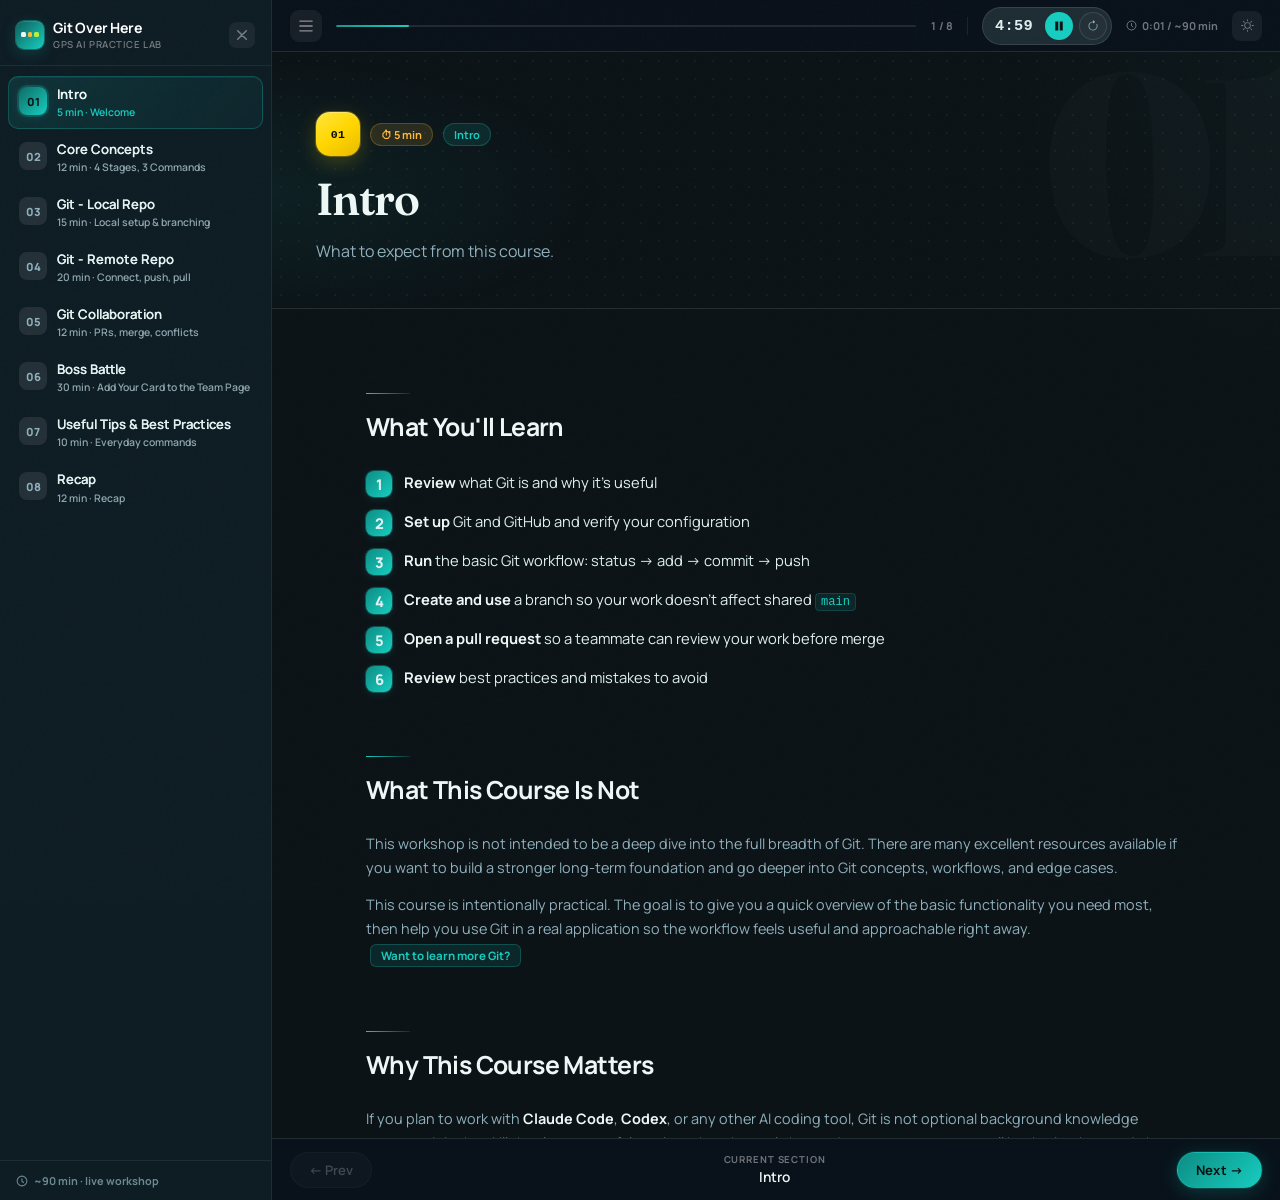
<file: git_over_here.html>
<!DOCTYPE html>
<html lang="en" data-theme="dark">
<head>
<meta charset="UTF-8">
<meta name="viewport" content="width=device-width, initial-scale=1.0">
<title>Git Over Here — Session Guide v3</title>
<script src="./head-init.js"></script>
<link rel="preconnect" href="https://fonts.googleapis.com">
<link href="https://fonts.googleapis.com/css2?family=Fraunces:ital,opsz,wght@0,9..144,300;0,9..144,400;0,9..144,600;0,9..144,700;1,9..144,300;1,9..144,700&family=Manrope:wght@400;500;600;700;800&display=swap" rel="stylesheet">
<link rel="stylesheet" href="./styles.css">
</head>
<body>
<div class="app" id="app">
  <aside class="sidebar" id="sidebar">
    <div class="sb-head">
      <div class="sb-brand">
        <div class="sb-mark"><div class="sb-mark-dots"><div class="sb-mark-dot t"></div><div class="sb-mark-dot a"></div><div class="sb-mark-dot l"></div></div></div>
        <div><div class="sb-name">Git Over Here</div><div class="sb-sub">GPS AI Practice Lab</div></div>
      </div>
      <button class="sb-close" onclick="toggleSidebar()" title="Close menu"><svg width="10" height="10" viewBox="0 0 10 10" fill="currentColor"><path d="M.7.7 9.3 9.3M9.3.7.7 9.3" stroke="currentColor" stroke-width="1.5" stroke-linecap="round"/></svg></button>
    </div>
    <nav class="sb-nav" id="sbNav">
      <button class="sb-item active" data-idx="0" onclick="goTo(0)"><span class="sb-num">01</span><div class="sb-item-body"><span class="sb-item-title">Intro</span><span class="sb-item-meta">5 min · Welcome</span></div></button>
      <button class="sb-item" data-idx="1" onclick="goTo(1)"><span class="sb-num">02</span><div class="sb-item-body"><span class="sb-item-title">Core Concepts</span><span class="sb-item-meta">12 min · 4 Stages, 3 Commands</span></div></button>
      <button class="sb-item" data-idx="2" onclick="goTo(2)"><span class="sb-num">03</span><div class="sb-item-body"><span class="sb-item-title">Git - Local Repo</span><span class="sb-item-meta">15 min · Local setup &amp; branching</span></div></button>
      <button class="sb-item" data-idx="3" onclick="goTo(3)"><span class="sb-num">04</span><div class="sb-item-body"><span class="sb-item-title">Git - Remote Repo</span><span class="sb-item-meta">20 min · Connect, push, pull</span></div></button>
      <button class="sb-item" data-idx="4" onclick="goTo(4)"><span class="sb-num">05</span><div class="sb-item-body"><span class="sb-item-title">Git Collaboration</span><span class="sb-item-meta">12 min · PRs, merge, conflicts</span></div></button>
      <button class="sb-item" data-idx="5" onclick="goTo(5)"><span class="sb-num">06</span><div class="sb-item-body"><span class="sb-item-title">Boss Battle</span><span class="sb-item-meta">30 min · Add Your Card to the Team Page</span></div></button>
      <button class="sb-item" data-idx="6" onclick="goTo(6)"><span class="sb-num">07</span><div class="sb-item-body"><span class="sb-item-title">Useful Tips &amp; Best Practices</span><span class="sb-item-meta">10 min · Everyday commands</span></div></button>
      <button class="sb-item" data-idx="7" onclick="goTo(7)"><span class="sb-num">08</span><div class="sb-item-body"><span class="sb-item-title">Recap</span><span class="sb-item-meta">12 min · Recap</span></div></button>
    </nav>
    <div class="sb-foot"><svg width="12" height="12" viewBox="0 0 16 16" fill="none"><circle cx="8" cy="8" r="6.5" stroke="currentColor" stroke-width="1.4"/><path d="M8 5v3.5l2 1.5" stroke="currentColor" stroke-width="1.4" stroke-linecap="round"/></svg>~90 min · live workshop</div>
  </aside>
  <div class="sb-backdrop" id="sbBackdrop" onclick="closeSidebar()"></div>
  <div class="main">
    <header class="topbar">
      <button class="tb-toggle" onclick="toggleSidebar()" title="Toggle navigation"><svg width="14" height="14" viewBox="0 0 16 16" fill="currentColor"><path d="M1 2.5h14M1 8h14M1 13.5h14" stroke="currentColor" stroke-width="1.5" stroke-linecap="round"/></svg></button>
      <div class="progress-rail"><div class="progress-bar" id="pBar" style="width:12.5%"></div></div>
      <span class="tb-count" id="pCount">1 / 8</span>
      <div class="tb-sep"></div>
      <div class="timer">
        <span class="timer-time" id="timerEl">10:00</span>
        <button class="tcb play" id="playBtn" onclick="toggleTimer()" title="Play / Pause"><svg id="playIcon" width="12" height="12" viewBox="0 0 16 16" fill="currentColor"><path d="M5 3.5l8 4.5-8 4.5V3.5z"/></svg></button>
        <button class="tcb reset" onclick="resetTimer()" title="Reset timer"><svg width="12" height="12" viewBox="0 0 16 16" fill="currentColor"><path d="M8 3a5 5 0 1 0 4.546 2.914.5.5 0 0 1 .908-.417A6 6 0 1 1 8 2v1z"/><path d="M8 4.466V.534a.25.25 0 0 1 .41-.192l2.36 1.966c.12.1.12.284 0 .384L8.41 4.658A.25.25 0 0 1 8 4.466z"/></svg></button>
      </div>
      <div class="tb-session"><svg width="11" height="11" viewBox="0 0 16 16" fill="none"><circle cx="8" cy="8" r="6.5" stroke="currentColor" stroke-width="1.4"/><path d="M8 5v3.5l2 1.5" stroke="currentColor" stroke-width="1.4" stroke-linecap="round"/></svg><span id="sessionEl">0:00 / ~90 min</span></div>
      <button class="theme-btn" onclick="toggleTheme()" title="Toggle theme"><svg id="themeIcon" width="13" height="13" viewBox="0 0 16 16" fill="currentColor"><path d="M8 11a3 3 0 1 1 0-6 3 3 0 0 1 0 6m0 1a4 4 0 1 0 0-8 4 4 0 0 0 0 8M8 0a.5.5 0 0 1 .5.5v2a.5.5 0 0 1-1 0v-2A.5.5 0 0 1 8 0m0 13a.5.5 0 0 1 .5.5v2a.5.5 0 0 1-1 0v-2A.5.5 0 0 1 8 13m8-5a.5.5 0 0 1-.5.5h-2a.5.5 0 0 1 0-1h2a.5.5 0 0 1 .5.5M3 8a.5.5 0 0 1-.5.5h-2a.5.5 0 0 1 0-1h2A.5.5 0 0 1 3 8m10.657-5.657a.5.5 0 0 1 0 .707l-1.414 1.415a.5.5 0 1 1-.707-.708l1.414-1.414a.5.5 0 0 1 .707 0m-9.193 9.193a.5.5 0 0 1 0 .707L3.05 13.657a.5.5 0 0 1-.707-.707l1.414-1.414a.5.5 0 0 1 .707 0m9.193 2.121a.5.5 0 0 1-.707 0l-1.414-1.414a.5.5 0 0 1 .707-.707l1.414 1.414a.5.5 0 0 1 0 .707M4.464 4.465a.5.5 0 0 1-.707 0L2.343 3.05a.5.5 0 1 1 .707-.707l1.414 1.414a.5.5 0 0 1 0 .708"/></svg></button>
    </header>
    <div class="content" id="viewport">
      <!-- LESSONS INJECTED BELOW -->
      <div class="lesson active" id="s1">
        <div class="lesson-header-band">
          <div class="lh-eyebrow"><span class="lh-num">01</span><span class="time-pill">⏱ 5 min</span><span class="type-pill">Intro</span></div>
          <h1 class="lh-title">Intro</h1>
          <p class="lh-lead">What to expect from this course.</p>
        </div>
        <div class="lesson-body">
          <div class="ls">
            <h2 class="ls-title">What You'll Learn</h2>
            <ul class="obj-list">
                <li class="obj-item"><span class="obj-n">1</span><span><strong>Review</strong> what Git is and why it's useful</span></li>
                <li class="obj-item"><span class="obj-n">2</span><span><strong>Set up</strong> Git and GitHub and verify your configuration</span></li>
                <li class="obj-item"><span class="obj-n">3</span><span><strong>Run</strong> the basic Git workflow: status → add → commit → push</span></li>
                <li class="obj-item"><span class="obj-n">4</span><span><strong>Create and use</strong> a branch so your work doesn't affect shared <code class="inline-code">main</code></span></li>
                <li class="obj-item"><span class="obj-n">5</span><span><strong>Open a pull request</strong> so a teammate can review your work before merge</span></li>
                <li class="obj-item"><span class="obj-n">6</span><span><strong>Review</strong> best practices and mistakes to avoid</span></li>
              </ul>
          </div>
          <div class="ls">
            <h2 class="ls-title">What This Course Is Not</h2>
            <p style="font-size:.9rem;color:var(--muted);line-height:1.7;margin-bottom:12px">This workshop is not intended to be a deep dive into the full breadth of Git. There are many excellent resources available if you want to build a stronger long-term foundation and go deeper into Git concepts, workflows, and edge cases.</p>
              <p style="font-size:.9rem;color:var(--muted);line-height:1.7">This course is intentionally practical. The goal is to give you a quick overview of the basic functionality you need most, then help you use Git in a real application so the workflow feels useful and approachable right away. <button class="learn-more-btn" data-modal="gps-learning-path">Want to learn more Git?</button></p>
          </div>
          <div class="ls">
            <h2 class="ls-title">Why This Course Matters</h2>
            <p style="font-size:.9rem;color:var(--muted);line-height:1.7;margin-bottom:12px">If you plan to work with <strong style="color:var(--ink-strong)">Claude Code</strong>, <strong style="color:var(--ink-strong)">Codex</strong>, or any other AI coding tool, Git is not optional background knowledge anymore. It is the skill that lets you safely review what the tool changed, save your progress, roll back mistakes, and share work with confidence instead of crossing your fingers.</p>
              <p style="font-size:.9rem;color:var(--muted);line-height:1.7;margin-bottom:12px">For GPS, this becomes even more real. If you want to contribute to agents, skills, prompts, or other shared projects, Git is part of the job. It is how you show your work clearly, collaborate without stepping on someone else's changes, and participate in the same workflow the rest of the team will expect.</p>
              <p style="font-size:.9rem;color:var(--muted);line-height:1.7">If you have ever thought, "I can probably get by without learning this part," this is the part that will eventually slow you down. The good news is that you do not need to master all of Git today. You just need enough of it to start working confidently in real situations, and that is exactly what this course is designed to help you do.</p>
          </div>
          <div class="ls">
            <h2 class="ls-title">Session Format</h2>
            <ul class="check-list">
                <li>Core concepts are presented and discussed</li>
                <li>Facilitator explains and demos live — you follow along in your own terminal</li>
                <li>Boss Battle — practice everything that you learned in a final project</li>
              </ul>
          </div>
          <div class="ls">
            <h2 class="ls-title">Before We Start</h2>
            <div class="card">
              <span class="card-label">Pre-Reqs for Hands On</span>
              <p style="font-size:.9rem;color:var(--muted);line-height:1.65;margin-bottom:12px">If you would like to participate in the hands on activities <i>(we strongly recommend that you do)</i>, you will need to have these steps compelte before Lesson 3.</p>
              <div class="interactive-checklist">
                <label class="task-check">
                  <input type="checkbox">
                  <span>A terminal window is open on your machine and ready for you to type commands</span>
                </label>
              </div>
              <details class="reveal" style="margin-top:12px">
                <summary>🖥️ New to the terminal? Open this first.</summary>
                <div class="reveal-body">
                  <strong>What is the terminal?</strong> A text-based window where you type commands instead of clicking buttons. Think of it as a faster way to navigate your computer.<br><br>
                  <strong>How to open it:</strong><br>
                  Mac: Press Cmd+Space, type "Terminal," press Enter.<br>
                  Windows: Press the Windows key, type "cmd" or "PowerShell," press Enter.<br><br>
                  <strong>What you'll see:</strong> A blinking cursor waiting for you to type. That's normal.<br><br>
                  <strong>Key commands to know:</strong><br>
                  <code class="inline-code">pwd</code> — shows your current folder location (Mac/Linux)<br>
                  <code class="inline-code">cd folder-name</code> — moves into a folder <button class="learn-more-btn" data-modal="cd">What is cd?</button><br>
                  <code class="inline-code">cd ..</code> — moves up one folder level
                </div>
              </details>
              <div class="interactive-checklist" style="margin-top:12px">
                <label class="task-check">
                  <input type="checkbox">
                  <span>Git is installed and <code class="inline-code">git --version</code> returns a version number in your terminal</span>
                </label>
              </div>
              <details class="reveal" style="margin-top:12px">
                <summary>Haven't installed Git yet? Open this.</summary>
                <div class="reveal-body">
                  <strong style="font-size:.85rem;color:var(--ink-strong);display:block;margin-bottom:10px">Pick your operating system and follow the steps in order:</strong>
                  <div style="margin-bottom:14px">
                    <strong style="font-size:.82rem;color:var(--teal);display:block;margin-bottom:6px">🍎 macOS</strong>
                    <ol style="padding-left:16px;font-size:.81rem;color:var(--muted);display:grid;gap:5px;margin:0">
                      <li>Open Terminal — press <strong>Cmd+Space</strong>, type "Terminal," press Enter</li>
                      <li>Check if Homebrew is installed: <code class="inline-code">brew --version</code><br>
                          If you see "command not found," install Homebrew first: go to <a href="https://brew.sh" target="_blank" rel="noreferrer">brew.sh</a>, copy the install command on that page, paste it into your terminal, and press Enter. Wait for it to finish.</li>
                      <li>Install Git: <code class="inline-code">brew install git</code></li>
                      <li>Verify: <code class="inline-code">git --version</code> — you should see a version number like <code class="inline-code">git version 2.x.x</code></li>
                    </ol>
                  </div>
                  <div style="margin-bottom:14px">
                    <strong style="font-size:.82rem;color:var(--ink-strong);display:block;margin-bottom:6px">🪟 Windows</strong>
                    <ol style="padding-left:16px;font-size:.81rem;color:var(--muted);display:grid;gap:5px;margin:0">
                      <li>Go to <a href="https://git-scm.com/download/win" target="_blank" rel="noreferrer">git-scm.com/download/win</a> — the installer downloads automatically</li>
                      <li>Run the installer and keep all default settings — click Next through each screen</li>
                      <li>When the install finishes, open <strong>Git Bash</strong> (search for it in the Start menu) or open Command Prompt</li>
                      <li>Verify: <code class="inline-code">git --version</code> — you should see a version number</li>
                    </ol>
                  </div>
                  <div>
                    <strong style="font-size:.82rem;color:var(--ink-strong);display:block;margin-bottom:6px">🐧 Linux (Ubuntu / Debian)</strong>
                    <ol style="padding-left:16px;font-size:.81rem;color:var(--muted);display:grid;gap:5px;margin:0">
                      <li>Open Terminal</li>
                      <li>Run: <code class="inline-code">sudo apt-get update && sudo apt-get install git</code> — enter your password when prompted</li>
                      <li>Verify: <code class="inline-code">git --version</code> — you should see a version number</li>
                    </ol>
                  </div>
                </div>
              </details>
              <div class="interactive-checklist" style="margin-top:12px">
                <label class="task-check">
                  <input type="checkbox">
                  <span>A GitHub account has been created and verified for this workshop</span>
                </label>
              </div>
              <details class="reveal" style="margin-top:12px">
                <summary>Need to create your GitHub account? Open this.</summary>
                <div class="reveal-body">
                  <p>Go to <a href="https://github.com" target="_blank" rel="noreferrer">github.com</a> and sign in or sign up. If you are signing up, use your <code class="inline-code">uipath.com</code> email if you don't already have an account.</p>
                  <ul style="list-style:none;display:grid;gap:5px;margin-top:10px">
                    <li>Choose a professional username because you'll share it with teammates</li>
                    <li>Verify your email address before continuing</li>
                    <li>This creates a standard GitHub account, not an enterprise license</li>
                  </ul>
                  <div style="margin-top:10px;padding:10px 12px;background:var(--amber-soft);border:1px solid rgba(255,185,56,.22);border-radius:8px">
                    <strong style="display:block;font-size:.8rem;color:var(--amber);margin-bottom:4px">Important security note</strong>
                    <span style="font-size:.8rem;line-height:1.55;color:var(--muted)">A standard GitHub account does not give you enterprise protections or approval to store sensitive information. Treat workshop and public-safe practice repos as non-sensitive spaces only: no client data, passwords, tokens, or real <code class="inline-code">.env</code> files.</span>
                  </div>
                  <details class="reveal" style="margin-top:10px">
                    <summary>Standard account vs. GitHub Enterprise</summary>
                    <div class="reveal-body">
                      <div class="kv-block">
                        <div class="kv-side teal"><strong>👤 Standard GitHub (you create today)</strong><ul><li>Free to create yourself</li><li>Good for this workshop and practice repos</li><li>Does not include enterprise access</li></ul></div>
                        <div class="kv-side amber"><strong>🏢 GitHub Enterprise</strong><ul><li>Allocated separately by the org</li><li>Required for internal private repos</li><li>Not currently available to everyone</li></ul></div>
                      </div>
                    </div>
                  </details>
                </div>
              </details>
            </div>
            <div class="callout checkpoint" style="margin-top:28px">
              <span class="callout-icon">📍</span>
              <div class="callout-body"><strong>Check Point</strong>Give a 👍 in the chat once your terminal is open, Git is installed, and your GitHub account is ready. If anything is blocking you, open the guidance above and raise your hand ✋ - we'll help get you sorted.</div>
            </div>
          </div>
        </div>
      </div>
      <div class="lesson" id="s2">
        <div class="lesson-header-band">
          <div class="lh-eyebrow"><span class="lh-num">02</span><span class="time-pill">⏱ 12 min</span></div>
          <h1 class="lh-title">Core Concepts: How Git Works</h1>
          <p class="lh-lead">The mental model and vocabulary you need before typing a single command.</p>
        </div>
        <div class="lesson-body">
          <div class="lesson-preview">
            <span class="lp-label">What We'll Cover</span>
            <ul class="lp-list">
              <li>What Git is and why it matters for AI work</li>
              <li>The 4 stages: Working Directory, Staging, Local Repo, Remote</li>
              <li>The 3 commands that move work between stages</li>
              <li>Key terms: commit, branch, repository</li>
            </ul>
          </div>
          <div class="ls">
            <h2 class="ls-title">About Git</h2>
            <div class="branch-compare">
              <div class="branch-side">
                <span class="branch-side-label branch-side-label--good">What Is Git?</span>
                <p>Git is a version control system. It tracks changes over time, lets you compare versions, recover earlier work, and collaborate without overwriting teammates. Long before AI coding tools existed, Git was already the foundation of how software teams work safely.</p>
              </div>
              <div class="branch-side">
                <span class="branch-side-label branch-side-label--good">Why Git With AI Coding Tools?</span>
                <p>AI tools like <strong style="color:var(--ink-strong)">Claude Code</strong> and <strong style="color:var(--ink-strong)">Codex</strong> generate and modify code fast. Without version control you can't track what changed, roll back a mistake, or safely collaborate. Git makes AI-generated code <strong style="color:var(--teal)">auditable</strong>, <strong style="color:var(--teal)">reversible</strong>, and <strong style="color:var(--teal)">team-ready</strong>.</p>
              </div>
            </div>
          </div>
          <div class="ls">
            <h2 class="ls-title">Key Terminology</h2>
            <ul class="concept-list">
                <li class="c-item"><div class="c-icon"><img src="./Rise_Project/resource_icons/repo_icon_ui.png" alt="" class="c-icon-img"></div><div><strong>Repository (Repo)</strong><span>A project folder tracked by Git. Contains all files AND the complete history of every change — nothing is lost.</span></div></li>
                <li class="c-item"><div class="c-icon"><img src="./Rise_Project/resource_icons/commit_icon_ui.png" alt="" class="c-icon-img"></div><div><strong>Commit</strong><span>A labelled snapshot of staged changes. Think of it as a save point you can always return to.</span></div></li>
                <li class="c-item"><div class="c-icon"><img src="./Rise_Project/resource_icons/branch_icon_ui.png" alt="" class="c-icon-img"></div><div><strong>Branch</strong><span>An independent line of development. Work freely on a branch without affecting the main codebase until you're ready.</span></div></li>
                <li class="c-item"><div class="c-icon"><img src="./Rise_Project/resource_icons/remote_icon_ui.png" alt="" class="c-icon-img"></div><div><strong>Remote</strong><span>A hosted version of your repo (GitHub, GitLab). This is where you share and collaborate. <button class="learn-more-btn" data-modal="origin">What is "origin"?</button></span></div></li>
              </ul>
          </div>
          <div class="ls">
            <h2 class="ls-title">Local vs. Remote</h2>
            <table class="ctable">
                <thead><tr><th>Local Repo</th><th>Remote Repo</th></tr></thead>
                <tbody>
                  <tr><td>Lives on your machine</td><td>Lives on GitHub</td></tr>
                  <tr><td>Your day-to-day workspace</td><td>Where the team shares work</td></tr>
                  <tr><td>Works offline</td><td>Requires internet</td></tr>
                  <tr><td>Only you can see it until you push</td><td>Accessible to all collaborators</td></tr>
                </tbody>
              </table>
          </div>
          <div class="ls">
            <h2 class="ls-title">4 Stages &amp; 3 Commands</h2>
            <div class="concept-hero">
              <span class="concept-hero-label">This diagram explains the basic Git commands you'll use today</span>
              <div class="pipeline" aria-label="Git flow: four stages connected by three commands">
                <ol class="pipeline-track">
                  <li class="pipe-step">
                    <span class="pipe-step-num">01</span>
                    <div class="pipe-step-body">
                      <h3 class="pipe-step-name">Working Directory</h3>
                      <p class="pipe-step-desc">Files as you edit them. Git sees changes but isn't tracking them yet.</p>
                    </div>
                  </li>
                  <li class="pipe-transition">
                    <code class="pipe-cmd">git add</code>
                    <span class="pipe-transition-hint">Select which changes go into your next commit</span>
                  </li>
                  <li class="pipe-step">
                    <span class="pipe-step-num">02</span>
                    <div class="pipe-step-body">
                      <h3 class="pipe-step-name">Staging Area</h3>
                      <p class="pipe-step-desc">Changes you've selected for the next commit. Your review queue before saving. <button class="learn-more-btn" data-modal="staging-why">Why?</button></p>
                    </div>
                  </li>
                  <li class="pipe-transition">
                    <code class="pipe-cmd">git commit</code>
                    <span class="pipe-transition-hint">Save a labelled snapshot in your local history</span>
                  </li>
                  <li class="pipe-step">
                    <span class="pipe-step-num">03</span>
                    <div class="pipe-step-body">
                      <h3 class="pipe-step-name">Local Repo</h3>
                      <p class="pipe-step-desc">Committed history saved in the hidden <code class="inline-code">.git</code> folder on your machine. Works offline.</p>
                    </div>
                  </li>
                  <li class="pipe-transition">
                    <code class="pipe-cmd">git push</code>
                    <span class="pipe-transition-hint">Send your commits to GitHub so teammates can see them</span>
                  </li>
                  <li class="pipe-step">
                    <span class="pipe-step-num">04</span>
                    <div class="pipe-step-body">
                      <h3 class="pipe-step-name">Remote Repo</h3>
                      <p class="pipe-step-desc">The shared copy on GitHub. Everyone on the team pushes and pulls from here.</p>
                    </div>
                  </li>
                </ol>
                <div class="pipe-reverse">
                  <span class="pipe-reverse-icon">↺</span>
                  <div class="pipe-reverse-body">
                    <code class="pipe-cmd pipe-cmd-alt">git pull</code>
                    <span class="pipe-reverse-hint">moves in the opposite direction — brings remote changes down to your local repo and working directory.</span>
                  </div>
                </div>
              </div>
            </div>
          </div>
          <div class="ls">
            <h2 class="ls-title">Practice Check</h2>
            <div class="story-quiz" data-story-quiz>
              <div class="story-quiz-actions"><button type="button" class="nav-btn story-reset">Restart</button></div>
              <span class="story-kicker">Practice Check</span>
              <p class="story-lead">You just created a new Claude Skill on your local machine and now you want to use Git for source control to track changes. Move through the questions below and choose the best next step as your work moves into Git.</p>
              <div class="story-progress"><span>Your Workflow Scenario</span><div class="story-progress-side"><strong>Question <span data-story-current>1</span> of <span data-story-total>4</span></strong></div></div>
              <div class="story-step active">
                <div class="kc-q">You created a new skill file and you have run <code class="inline-code">git init</code> to turn the project folder into a Git repository. What is the next command you would run to move the file into the staging area?</div>
                <ul class="kc-opts" data-correct="0">
                  <li class="kc-opt story-opt" data-idx="0" tabindex="0" data-feedback="Correct. git add moves the file into the staging area so Git knows to include it in the next commit."><code class="inline-code">git add skill_file_name</code></li>
                  <li class="kc-opt story-opt" data-idx="1" tabindex="0" data-feedback="Not yet. git push only works after you already have commits and a remote to send them to."><code class="inline-code">git push</code></li>
                  <li class="kc-opt story-opt" data-idx="2" tabindex="0" data-feedback="Not yet. git commit comes after the file has been staged."><code class="inline-code">git commit</code></li>
                  <li class="kc-opt story-opt" data-idx="3" tabindex="0" data-feedback="Not yet. git pull brings changes down from an existing remote repo. It does not stage your new local file."><code class="inline-code">git pull</code></li>
                </ul>
                <div class="kc-feedback" aria-live="polite"></div>
                <div class="story-nav-row"><button type="button" class="nav-btn story-back" disabled>← Back</button><button type="button" class="nav-btn primary story-next" disabled>Next →</button></div>
              </div>
              <div class="story-step">
                <div class="kc-q">You commit your changes while offline. Which stage now holds the saved snapshot?</div>
                <ul class="kc-opts" data-correct="2">
                  <li class="kc-opt story-opt" data-idx="0" tabindex="0" data-feedback="You still have files on your computer, but the committed snapshot lives somewhere more specific.">Working Directory</li>
                  <li class="kc-opt story-opt" data-idx="1" tabindex="0" data-feedback="The staging area prepares changes — it's not the final saved history.">Staging Area</li>
                  <li class="kc-opt story-opt" data-idx="2" tabindex="0" data-feedback="Correct. The commit is safely recorded in your local repo, even without internet.">Local Repo</li>
                  <li class="kc-opt story-opt" data-idx="3" tabindex="0" data-feedback="Not yet. The remote only updates after you push.">Remote Repo</li>
                </ul>
                <div class="kc-feedback" aria-live="polite"></div>
                <div class="story-nav-row"><button type="button" class="nav-btn story-back">← Back</button><button type="button" class="nav-btn primary story-next" disabled>Next →</button></div>
              </div>
              <div class="story-step">
                <div class="kc-q">You want a teammate to see the latest version of the skill on GitHub. Which command sends your committed work there?</div>
                <ul class="kc-opts" data-correct="1">
                  <li class="kc-opt story-opt" data-idx="0" tabindex="0" data-feedback="git status only reports what Git sees. It doesn't send anything anywhere."><code class="inline-code">git status</code></li>
                  <li class="kc-opt story-opt" data-idx="1" tabindex="0" data-feedback="Correct. git push sends your local commits to the remote so teammates can access them."><code class="inline-code">git push</code></li>
                  <li class="kc-opt story-opt" data-idx="2" tabindex="0" data-feedback="git pull brings remote changes down to you — it doesn't publish your work."><code class="inline-code">git pull</code></li>
                  <li class="kc-opt story-opt" data-idx="3" tabindex="0" data-feedback="git add stages changes for a commit — you've already done that step."><code class="inline-code">git add</code></li>
                </ul>
                <div class="kc-feedback" aria-live="polite"></div>
                <div class="story-nav-row"><button type="button" class="nav-btn story-back">← Back</button><button type="button" class="nav-btn primary story-next" disabled>Finish →</button></div>
              </div>
              <div class="story-complete"><strong>Practice complete</strong><p>You initialized the project, then moved your work through Git's flow: staged → committed locally → pushed to the remote. That same progression repeats throughout the whole course.</p></div>
            </div>
            <div class="key-takeaway" style="margin-top:40px">
              <span class="kt-label">Key Takeaway</span>
              <p class="kt-text">Git has <strong>4 stages</strong> and <strong>3 commands</strong> that move your work between them. Master <code class="inline-code">git add</code>, <code class="inline-code">git commit</code>, and <code class="inline-code">git push</code> — and you have the full forward workflow.</p>
            </div>
          </div>
        </div>
      </div>
      <div class="lesson" id="s3">
        <div class="lesson-header-band">
          <div class="lh-eyebrow"><span class="lh-num">03</span><span class="time-pill">⏱ 15 min</span></div>
          <h1 class="lh-title">Git - Local Repo</h1>
          <p class="lh-lead">Set up Git on your machine, start a local repository, and learn the local workflow before GitHub enters the picture.</p>
        </div>
        <div class="lesson-body">
          <div class="lesson-preview">
            <span class="lp-label">What We'll Cover</span>
            <ul class="lp-list">
              <li>Verify Git is installed</li>
              <li>Configure your name and email</li>
              <li>Run the local workflow: init → status → add → commit</li>
              <li>Create a branch locally</li>
            </ul>
          </div>
          <div class="ls">
            <h2 class="ls-title">The Core Loop</h2>
            <div class="card">
              <div class="flow">
                <div class="flow-node"><div class="flow-box">git init</div><div class="flow-desc">Start tracking</div></div>
                <span class="flow-arr">→</span>
                <div class="flow-node"><div class="flow-box">edit files</div><div class="flow-desc">Make changes</div></div>
                <span class="flow-arr">→</span>
                <div class="flow-node"><div class="flow-box">git status</div><div class="flow-desc">Review</div></div>
                <span class="flow-arr">→</span>
                <div class="flow-node"><div class="flow-box">git add</div><div class="flow-desc">Stage</div></div>
                <span class="flow-arr">→</span>
                <div class="flow-node"><div class="flow-box">git commit</div><div class="flow-desc">Save snapshot</div></div>
              </div>
              <p style="font-size:.85rem;color:var(--muted);margin-top:12px;line-height:1.6">In this lesson, you will work entirely on your own machine: initialize a repository, inspect its state, stage a file, save a commit, and create a branch so you can see how Git manages work locally before anything is shared to GitHub. <button class="learn-more-btn" data-modal="local-repo-basics">More on local repositories</button></p>
            </div>
          </div>
          <div class="ls">
            <h2 class="ls-title">Local Setup</h2>
            <div class="stepper">
              <div class="st-step">
                <div class="st-track"><div class="st-dot">1</div><div class="st-line"></div></div>
                <div class="st-body">
                  <h3>Verify Git Is Installed</h3>
                  <p class="st-desc">Open your terminal and confirm Git is available on your machine.</p>
                  <div class="code-block">
                    <div class="code-bar"><span class="code-lang">Terminal</span><button class="copy-btn" data-copy="git --version"><svg width="11" height="11" viewBox="0 0 16 16" fill="currentColor"><path d="M4 4v8h8V4H4zm-1-1h10v10H3V3zM1 1h10v1H2v9H1V1z"/></svg>Copy</button></div>
                    <div class="code-body"><code>git --version</code></div>
                    <div class="code-output"><code># You should see: git version 2.x.x
# Any 2.x version is fine</code></div>
                  </div>
                  <details class="reveal" style="margin-top:8px">
                    <summary>Git isn't installed — open for install steps</summary>
                    <div class="reveal-body">
                      <div style="margin-bottom:12px">
                        <strong style="font-size:.82rem;color:var(--teal);display:block;margin-bottom:5px">🍎 macOS</strong>
                        <ol style="padding-left:16px;font-size:.81rem;color:var(--muted);display:grid;gap:4px;margin:0">
                          <li>Check for Homebrew: <code class="inline-code">brew --version</code></li>
                          <li>If needed, install Homebrew from <a href="https://brew.sh" target="_blank" rel="noreferrer">brew.sh</a></li>
                          <li>Install Git: <code class="inline-code">brew install git</code></li>
                          <li>Re-run <code class="inline-code">git --version</code></li>
                        </ol>
                      </div>
                      <div style="margin-bottom:12px">
                        <strong style="font-size:.82rem;color:var(--ink-strong);display:block;margin-bottom:5px">🪟 Windows</strong>
                        <ol style="padding-left:16px;font-size:.81rem;color:var(--muted);display:grid;gap:4px;margin:0">
                          <li>Go to <a href="https://git-scm.com/download/win" target="_blank" rel="noreferrer">git-scm.com/download/win</a></li>
                          <li>Run the installer with the defaults</li>
                          <li>Open Git Bash and run <code class="inline-code">git --version</code></li>
                        </ol>
                      </div>
                      <div>
                        <strong style="font-size:.82rem;color:var(--ink-strong);display:block;margin-bottom:5px">🐧 Linux</strong>
                        <ol style="padding-left:16px;font-size:.81rem;color:var(--muted);display:grid;gap:4px;margin:0">
                          <li>Run <code class="inline-code">sudo apt-get update && sudo apt-get install git</code></li>
                          <li>Re-run <code class="inline-code">git --version</code></li>
                        </ol>
                      </div>
                    </div>
                  </details>
                </div>
              </div>
              <div class="st-step">
                <div class="st-track"><div class="st-dot">2</div><div class="st-line"></div></div>
                <div class="st-body">
                  <h3>Configure Your Identity</h3>
                  <p class="st-desc">Git stamps your name and email on every commit. Use the same email as your GitHub account.</p>
                  <div class="code-block">
                    <div class="code-bar"><span class="code-lang">Terminal</span><button class="copy-btn" data-copy='git config --global user.name "Your Name"&#10;git config --global user.email "you@uipath.com"&#10;git config --list'><svg width="11" height="11" viewBox="0 0 16 16" fill="currentColor"><path d="M4 4v8h8V4H4zm-1-1h10v10H3V3zM1 1h10v1H2v9H1V1z"/></svg>Copy all</button></div>
                    <div class="code-body"><code>git config --global user.name "Your Name"
git config --global user.email "you@uipath.com"
git config --list  <span class="dim"># verify user.name and user.email</span></code></div>
                  </div>
                  <div class="callout state-check" style="margin-top:10px">
                    <span class="callout-icon">✓</span>
                    <div class="callout-body"><strong>State Check</strong> — <code class="inline-code">git config --list</code> shows your name and email. Your local Git setup is ready.</div>
                  </div>
                </div>
              </div>
            </div>
          </div>
          <div class="ls">
            <h2 class="ls-title">Start a New Local Repository</h2>
            <div class="code-block">
              <div class="code-bar"><span class="code-lang">Terminal</span><button class="copy-btn" data-copy="git init my-project&#10;cd my-project"><svg width="11" height="11" viewBox="0 0 16 16" fill="currentColor"><path d="M4 4v8h8V4H4zm-1-1h10v10H3V3zM1 1h10v1H2v9H1V1z"/></svg>Copy</button></div>
              <div class="code-body"><code>git init my-project
cd my-project</code></div>
              <div class="code-output"><code># Git creates a hidden .git folder inside my-project
# That folder is what turns it into a repository</code></div>
            </div>
            <div class="callout state-check" style="margin-top:10px">
              <span class="callout-icon">✓</span>
              <div class="callout-body"><strong>State Check</strong> — Run <code class="inline-code">git status</code>. You should see that Git is tracking this folder even though there are no commits yet.</div>
            </div>
          </div>
          <div class="ls">
            <h2 class="ls-title">Git Init vs Git Clone</h2>
            <div class="callout tip">
              <span class="callout-icon">📦</span>
              <div class="callout-body"><strong>Use <code class="inline-code">git init</code> for a brand-new local project</strong> and use <code class="inline-code">git clone</code> when a repository already exists remotely and you want a copy on your machine. You will use the <code class="inline-code">git clone</code> pattern in the Boss Battle.</div>
            </div>
          </div>
          <div class="ls">
            <h2 class="ls-title">Stage and Commit Locally</h2>
            <div class="stepper">
              <div class="st-step">
                <div class="st-track"><div class="st-dot">1</div><div class="st-line"></div></div>
                <div class="st-body">
                  <h3>Check Your State</h3>
                  <div class="code-block" style="margin-top:6px">
                    <div class="code-bar"><span class="code-lang">Terminal</span><button class="copy-btn" data-copy="git status"><svg width="11" height="11" viewBox="0 0 16 16" fill="currentColor"><path d="M4 4v8h8V4H4zm-1-1h10v10H3V3zM1 1h10v1H2v9H1V1z"/></svg>Copy</button></div>
                    <div class="code-body"><code>git status</code></div>
                  </div>
                  <p class="st-desc">Use <code class="inline-code">git status</code> before and after every action. It tells you exactly what Git sees.</p>
                </div>
              </div>
              <div class="st-step">
                <div class="st-track"><div class="st-dot">2</div><div class="st-line"></div></div>
                <div class="st-body">
                  <h3>Create a File to Track</h3>
                  <div class="code-block" style="margin-top:6px">
                    <div class="code-bar"><span class="code-lang">Terminal</span><button class="copy-btn" data-copy='touch praise.txt&#10;echo "Diptendu is the best" > praise.txt&#10;cat praise.txt'><svg width="11" height="11" viewBox="0 0 16 16" fill="currentColor"><path d="M4 4v8h8V4H4zm-1-1h10v10H3V3zM1 1h10v1H2v9H1V1z"/></svg>Copy</button></div>
                    <div class="code-body"><code>touch praise.txt
echo "Diptendu is the best" &gt; praise.txt
cat praise.txt</code></div>
                    <div class="code-output"><code># Diptendu is the best</code></div>
                  </div>
                  <p class="st-desc">Now Git has a real file to notice. If you run <code class="inline-code">git status</code> again, you should see <code class="inline-code">praise.txt</code> as a new untracked file.</p>
                </div>
              </div>
              <div class="st-step">
                <div class="st-track"><div class="st-dot">3</div><div class="st-line"></div></div>
                <div class="st-body">
                  <h3>Stage the File</h3>
                  <div class="code-block" style="margin-top:6px">
                    <div class="code-bar"><span class="code-lang">Terminal</span><button class="copy-btn" data-copy="git add praise.txt"><svg width="11" height="11" viewBox="0 0 16 16" fill="currentColor"><path d="M4 4v8h8V4H4zm-1-1h10v10H3V3zM1 1h10v1H2v9H1V1z"/></svg>Copy</button></div>
                    <div class="code-body"><code>git add praise.txt</code></div>
                  </div>
                  <p class="st-desc">Staging tells Git: include this exact file in the next commit. In this example, you are staging <code class="inline-code">praise.txt</code>.</p>
                </div>
              </div>
              <div class="st-step">
                <div class="st-track"><div class="st-dot">4</div><div class="st-line"></div></div>
                <div class="st-body">
                  <h3>Commit the Snapshot</h3>
                  <div class="code-block" style="margin-top:6px">
                    <div class="code-bar"><span class="code-lang">Terminal</span><button class="copy-btn" data-copy='git commit -m "Add praise.txt"&#10;git log --oneline'><svg width="11" height="11" viewBox="0 0 16 16" fill="currentColor"><path d="M4 4v8h8V4H4zm-1-1h10v10H3V3zM1 1h10v1H2v9H1V1z"/></svg>Copy</button></div>
                    <div class="code-body"><code>git commit -m "Add praise.txt"
git log --oneline  <span class="dim"># verify your commit appears</span></code></div>
                  </div>
                  <div class="callout state-check" style="margin-top:8px">
                    <span class="callout-icon">✓</span>
                    <div class="callout-body"><strong>State Check</strong> — Your new commit appears at the top of <code class="inline-code">git log --oneline</code>. At this point your work is saved locally, even with no internet connection.</div>
                  </div>
                </div>
              </div>
            </div>
          </div>
          <div class="ls">
            <h2 class="ls-title">Branching</h2>
            <p class="ls-lead">Branches are part of the local Git workflow too. You can create, switch, and work in branches entirely on your own machine before anything ever goes to GitHub.</p>
            <figure class="branch-diagram">
              <svg viewBox="0 0 520 140" xmlns="http://www.w3.org/2000/svg" role="img" aria-label="Main branch with a side branch diverging and continuing in parallel">
                <defs>
                  <linearGradient id="mainLineGrad" x1="0%" x2="100%">
                    <stop offset="0%" stop-color="#17cdbf" stop-opacity="0.22"/>
                    <stop offset="50%" stop-color="#17cdbf" stop-opacity="0.9"/>
                    <stop offset="100%" stop-color="#17cdbf" stop-opacity="0.55"/>
                  </linearGradient>
                  <linearGradient id="branchLineGrad" x1="0%" x2="100%">
                    <stop offset="0%" stop-color="#ffb938" stop-opacity="0.35"/>
                    <stop offset="100%" stop-color="#ffb938" stop-opacity="0.75"/>
                  </linearGradient>
                </defs>
                <text x="16" y="34" font-family="'SF Mono', ui-monospace, monospace" font-size="11" font-weight="700" fill="#17cdbf">main</text>
                <line x1="18" y1="52" x2="502" y2="52" stroke="url(#mainLineGrad)" stroke-width="2" stroke-linecap="round"/>
                <circle cx="56" cy="52" r="6" fill="#17cdbf"/>
                <circle cx="134" cy="52" r="6" fill="#17cdbf"/>
                <circle cx="230" cy="52" r="6" fill="#17cdbf"/>
                <circle cx="360" cy="52" r="6" fill="#17cdbf"/>
                <circle cx="478" cy="52" r="6" fill="#17cdbf"/>
                <path d="M 134 52 C 170 52, 180 102, 216 102 L 450 102" fill="none" stroke="url(#branchLineGrad)" stroke-width="2" stroke-linecap="round"/>
                <circle cx="280" cy="102" r="6" fill="#ffb938"/>
                <circle cx="360" cy="102" r="6" fill="#ffb938"/>
                <circle cx="430" cy="102" r="6" fill="#ffb938"/>
                <text x="216" y="128" font-family="'SF Mono', ui-monospace, monospace" font-size="11" font-weight="700" fill="#ffb938">your-name/my-change</text>
              </svg>
              <figcaption>A branch is its own line of history. <code>main</code> keeps moving; your work continues safely in parallel until you're ready to share it.</figcaption>
            </figure>
            <div class="branch-compare">
              <div class="branch-side">
                <span class="branch-side-label branch-side-label--bad">Without branches</span>
                <p>Every experiment happens on the same line of history. Harder to isolate work, easier to lose track of what changed.</p>
              </div>
              <div class="branch-side">
                <span class="branch-side-label branch-side-label--good">With branches</span>
                <p>A safe workspace for one change, one idea, or one fix — without disturbing your main line of work.</p>
              </div>
            </div>
            <div class="code-block">
              <div class="code-bar"><span class="code-lang">Terminal</span><button class="copy-btn" data-copy="git checkout -b your-name/my-change&#10;git branch&#10;git checkout main"><svg width="11" height="11" viewBox="0 0 16 16" fill="currentColor"><path d="M4 4v8h8V4H4zm-1-1h10v10H3V3zM1 1h10v1H2v9H1V1z"/></svg>Copy</button></div>
              <div class="code-body"><code>git checkout -b your-name/my-change  <span class="dim"># create + switch to a new branch</span>
git branch                           <span class="dim"># list local branches</span>
git checkout main                    <span class="dim"># switch back to main</span></code></div>
              <div class="code-output"><code># git branch output looks like:
#   main
# * your-name/my-change</code></div>
            </div>
            <p class="branch-convention">
              <span class="convention-label">Convention</span>
              Name branches <code class="inline-code">your-name/description</code> so the purpose is obvious to anyone scanning the repo later.
            </p>
          </div>
          <div class="key-takeaway" style="margin-top:40px">
            <span class="kt-label">Key Takeaway</span>
            <p class="kt-text">Your local repository is where Git starts. If you understand how to initialize, inspect, stage, commit, and branch locally, the remote workflow makes far more sense later.</p>
          </div>
        </div>
      </div>
      <div class="lesson" id="s4">
        <div class="lesson-header-band">
          <div class="lh-eyebrow"><span class="lh-num">04</span><span class="time-pill">⏱ 20 min</span></div>
          <h1 class="lh-title">Git - Remote Repo</h1>
          <p class="lh-lead">Now take that local repository and connect it to GitHub so you can push your work up and pull changes down.</p>
        </div>
        <div class="lesson-body">
          <div class="lesson-preview">
            <span class="lp-label">What We'll Cover</span>
            <ul class="lp-list">
              <li>Create a new repository in GitHub</li>
              <li>Connect your local repo to that remote</li>
              <li>Push your local commits to GitHub</li>
              <li>Pull and interpret the "up to date" result</li>
            </ul>
          </div>
          <div class="ls">
            <h2 class="ls-title">Step 1 — Create the Remote Repo in GitHub</h2>
            <ol style="padding-left:16px;font-size:.86rem;color:var(--muted);display:grid;gap:6px;margin:0">
                <li>Go to GitHub and click <strong style="color:var(--ink-strong)">New repository</strong></li>
                <li>Give the repo a clear name</li>
                <li>Set visibility appropriately for the workshop or project</li>
                <li><strong style="color:var(--ink-strong)">Leave README, .gitignore, and license unchecked</strong> because your local project already exists</li>
                <li>Create the repository and keep the page open</li>
              </ol>
              <div class="callout warn" style="margin-top:12px">
                <span class="callout-icon">🌐</span>
                <div class="callout-body"><strong>Pay attention to visibility when creating a new GitHub</strong>Public repositories can be viewed by anyone on the internet. That means code, prompts, notes, commit history, and anything you push may be exposed beyond your team. If the work is not clearly safe to share, do not use a public repo.</div>
              </div>
              <div class="callout tip" style="margin-top:12px">
                <span class="callout-icon">💡</span>
                <div class="callout-body"><strong>Why leave the repo empty?</strong>If GitHub adds starter files and your local project already has its own first commit, you create unnecessary extra history right away.</div>
              </div>
          </div>
          <div class="ls">
            <h2 class="ls-title">Step 2 — Connect Local to Remote</h2>
            <p style="font-size:.86rem;color:var(--muted);margin-bottom:9px">GitHub will show you commands for an existing repository. That is the path we want here.</p>
              <div class="code-block">
                <div class="code-bar"><span class="code-lang">Terminal</span><button class="copy-btn" data-copy="git remote add origin https://github.com/your-org/your-repo.git&#10;git branch -M main&#10;git remote -v"><svg width="11" height="11" viewBox="0 0 16 16" fill="currentColor"><path d="M4 4v8h8V4H4zm-1-1h10v10H3V3zM1 1h10v1H2v9H1V1z"/></svg>Copy</button></div>
                <div class="code-body"><code>git remote add origin https://github.com/your-org/your-repo.git
git branch -M main
git remote -v</code></div>
                <div class="code-output"><code># origin  https://github.com/your-org/your-repo.git (fetch)
# origin  https://github.com/your-org/your-repo.git (push)</code></div>
              </div>
              <div class="callout state-check" style="margin-top:10px">
                <span class="callout-icon">✓</span>
                <div class="callout-body"><strong>State Check</strong> — <code class="inline-code">git remote -v</code> shows <code class="inline-code">origin</code> for fetch and push. Your local repo now knows where GitHub lives.</div>
              </div>
          </div>
          <div class="ls">
            <h2 class="ls-title">Step 3 — Push Your Changes</h2>
            <div class="code-block">
                <div class="code-bar"><span class="code-lang">Terminal</span><button class="copy-btn" data-copy="git push -u origin main"><svg width="11" height="11" viewBox="0 0 16 16" fill="currentColor"><path d="M4 4v8h8V4H4zm-1-1h10v10H3V3zM1 1h10v1H2v9H1V1z"/></svg>Copy</button></div>
                <div class="code-body"><code>git push -u origin main</code></div>
              </div>
              <p style="font-size:.84rem;color:var(--muted);margin-top:10px;line-height:1.6"><code class="inline-code">-u</code> sets the upstream relationship, which means later you can usually just run <code class="inline-code">git push</code> without repeating the branch name.</p>
              <details class="reveal" style="margin-top:10px">
                <summary>Authenticate with GitHub if the push prompts you</summary>
                <div class="reveal-body">
                  <div style="display:grid;gap:8px">
                    <div style="padding:14px;background:var(--teal-soft);border:1px solid var(--teal-mid);border-radius:var(--r-sm)">
                      <strong style="font-size:.83rem;color:var(--teal);display:block;margin-bottom:6px">Option A — Personal Access Token (PAT) — Recommended for this workshop</strong>
                      <ol style="padding-left:16px;display:grid;gap:4px;font-size:.81rem;color:var(--muted);margin:0">
                        <li>Go to GitHub → Settings → Developer settings → Personal access tokens</li>
                        <li>Generate a token with <strong style="color:var(--ink-strong)">repo</strong> access</li>
                        <li>When Git asks for a password during push, paste the token instead</li>
                      </ol>
                    </div>
                    <div style="padding:14px;background:var(--surface-2);border:1px solid var(--line-hi);border-radius:var(--r-sm)">
                      <strong style="font-size:.83rem;color:var(--ink-strong);display:block;margin-bottom:4px">Option B — SSH key</strong>
                      <span style="font-size:.8rem;color:var(--muted)">Use SSH if you work in GitHub regularly and want to avoid repeated prompts. <button class="learn-more-btn" data-modal="ssh">SSH vs. PAT</button></span>
                    </div>
                  </div>
                </div>
              </details>
              <div class="callout state-check" style="margin-top:10px">
                <span class="callout-icon">✓</span>
                <div class="callout-body"><strong>State Check</strong> — Refresh the GitHub repo page. You should now see your local files in the remote repository.</div>
              </div>
          </div>
          <div class="ls">
            <h2 class="ls-title">Step 4 — Pull the Latest Changes</h2>
              <div class="code-block">
                <div class="code-bar"><span class="code-lang">Terminal</span><button class="copy-btn" data-copy="git pull origin main"><svg width="11" height="11" viewBox="0 0 16 16" fill="currentColor"><path d="M4 4v8h8V4H4zm-1-1h10v10H3V3zM1 1h10v1H2v9H1V1z"/></svg>Copy</button></div>
                <div class="code-body"><code>git pull origin main</code></div>
                <div class="code-output"><code># From https://github.com/your-org/your-repo
# Already up to date.</code></div>
              </div>
              <p style="font-size:.85rem;color:var(--muted);margin-top:10px;line-height:1.6">That message is expected in this lesson. It means your local branch already matches the remote. Later, when teammates change the repo, this is how you bring their updates down.</p>
          </div>
          <div class="key-takeaway" style="margin-top:40px">
            <span class="kt-label">Key Takeaway</span>
            <p class="kt-text">A remote repository is just the shared copy of your local history. First you connect it with <code class="inline-code">git remote add origin</code>, then you publish with <code class="inline-code">git push</code>, and later you stay in sync with <code class="inline-code">git pull</code>.</p>
          </div>
        </div>
      </div>
      <div class="lesson" id="s5">
        <div class="lesson-header-band">
          <div class="lh-eyebrow"><span class="lh-num">05</span><span class="time-pill">⏱ 12 min</span></div>
          <h1 class="lh-title">Git Collaboration</h1>
          <p class="lh-lead">This is where branches, pull requests, review, merge, and merge conflicts come together as a team workflow.</p>
        </div>
        <div class="lesson-body">
          <div class="lesson-preview">
            <span class="lp-label">What We'll Cover</span>
            <ul class="lp-list">
              <li>What a pull request is and why teams use them</li>
              <li>How to open a pull request from your branch</li>
              <li>What happens when the PR is approved and merged</li>
              <li>What a merge conflict looks like</li>
            </ul>
          </div>
          <div class="ls">
            <h2 class="ls-title">Why Collaboration Starts With Branches</h2>
            <p style="font-size:.92rem;line-height:1.68;color:var(--muted);margin-bottom:14px">Branches are still the foundation here. Instead of changing <code class="inline-code">main</code> directly, each person works in their own branch, then uses a pull request to propose those changes for review.</p>
              <ul class="check-list">
                <li>Work stays isolated until it is ready</li>
                <li>Review happens before main changes</li>
                <li>It is easier to understand who changed what</li>
                <li>Bad changes are easier to stop or roll back</li>
              </ul>
          </div>
          <div class="ls">
            <h2 class="ls-title">What Is a Pull Request?</h2>
            <p style="font-size:.92rem;line-height:1.68;color:var(--muted);margin-bottom:14px">A <strong style="color:var(--ink-strong)">Pull Request (PR)</strong> is a formal request to merge your branch into another branch, usually <code class="inline-code">main</code>. It creates a space for review before the shared version changes.</p>
              <ul class="check-list">
                <li>Review code changes before they hit main</li>
                <li>Leave comments and suggestions</li>
                <li>Approve or request changes</li>
                <li>Merge only after the change is understood</li>
              </ul>
          </div>
          <div class="ls">
            <h2 class="ls-title">Opening a Pull Request</h2>
            <div class="stepper">
              <div class="st-step"><div class="st-track"><div class="st-dot">1</div><div class="st-line"></div></div><div class="st-body"><h3>Push your branch</h3><div class="code-block" style="margin-top:6px"><div class="code-bar"><span class="code-lang">Terminal</span><button class="copy-btn" data-copy="git push origin your-branch-name"><svg width="11" height="11" viewBox="0 0 16 16" fill="currentColor"><path d="M4 4v8h8V4H4zm-1-1h10v10H3V3zM1 1h10v1H2v9H1V1z"/></svg>Copy</button></div><div class="code-body"><code>git push origin your-branch-name</code></div></div></div></div>
              <div class="st-step"><div class="st-track"><div class="st-dot">2</div><div class="st-line"></div></div><div class="st-body"><h3>Open the repo on GitHub</h3><p class="st-desc">GitHub often shows a banner for your recently pushed branch. If not, go to <strong>Pull requests</strong> → <strong>New pull request</strong>.</p></div></div>
              <div class="st-step"><div class="st-track"><div class="st-dot">3</div><div class="st-line"></div></div><div class="st-body"><h3>Set base and compare</h3><p class="st-desc"><strong style="color:var(--ink-strong)">Base</strong> is usually <code class="inline-code">main</code>. <strong style="color:var(--ink-strong)">Compare</strong> is your branch.</p></div></div>
              <div class="st-step"><div class="st-track"><div class="st-dot">4</div><div class="st-line"></div></div><div class="st-body"><h3>Write a useful PR title and description</h3><p class="st-desc">Your reviewer should understand what changed and why without opening every file.</p></div></div>
              <div class="st-step"><div class="st-track"><div class="st-dot">5</div><div class="st-line"></div></div><div class="st-body"><h3>Create the PR</h3><p class="st-desc">Submit it for review and wait for comments, approval, or requested changes.</p></div></div>
            </div>
          </div>
          <div class="ls">
            <h2 class="ls-title">After the Pull Request</h2>
            <ul class="step-list">
                <li class="step"><span class="step-n teal">1</span><div><strong>Reviewer leaves feedback</strong><span>They may approve, ask questions, or request changes.</span></div></li>
                <li class="step"><span class="step-n teal">2</span><div><strong>You update the branch if needed</strong><span>Make changes, commit them, and push again. The PR updates automatically.</span></div></li>
                <li class="step"><span class="step-n teal">3</span><div><strong>The PR gets merged</strong><span>Once approved, your branch is merged into main and becomes part of the shared version.</span></div></li>
              </ul>
          </div>
          <div class="ls">
            <h2 class="ls-title">Merging the Branch</h2>
            <p style="font-size:.88rem;color:var(--muted);line-height:1.65;margin-bottom:12px">When the PR is approved, GitHub merges the branch into <code class="inline-code">main</code>. After that, pull the latest <code class="inline-code">main</code> locally so your machine matches the shared repo again.</p>
              <div class="code-block">
                <div class="code-bar"><span class="code-lang">Terminal</span><button class="copy-btn" data-copy="git checkout main&#10;git pull origin main"><svg width="11" height="11" viewBox="0 0 16 16" fill="currentColor"><path d="M4 4v8h8V4H4zm-1-1h10v10H3V3zM1 1h10v1H2v9H1V1z"/></svg>Copy</button></div>
                <div class="code-body"><code>git checkout main
git pull origin main</code></div>
              </div>
              <div class="callout tip" style="margin-top:10px">
                <span class="callout-icon">🔁</span>
                <div class="callout-body"><strong>What learners should notice</strong> — the changes from the merged branch now appear on <code class="inline-code">main</code>. That is the full collaboration loop working end to end.</div>
              </div>
          </div>
          <div class="ls">
            <h2 class="ls-title">Merge Conflicts — What They Look Like</h2>
            <p style="font-size:.89rem;color:var(--muted);line-height:1.65;margin-bottom:16px">A <strong style="color:var(--ink-strong)">merge conflict</strong> happens when two branches changed the same line in the same file. You are not expected to resolve one live today, but you should recognize the markers.</p>
            <div class="branch-compare">
              <div class="branch-side">
                <span class="branch-side-label branch-side-label--bad">What Git shows in the file</span>
                <div class="code-block">
                  <div class="code-body"><code style="font-size:.8rem;line-height:1.9">&lt;&lt;&lt;&lt;&lt;&lt;&lt; HEAD
prompt: "Summarize top 3 case trends"
=======
prompt: "Identify top 5 trends and root causes"
&gt;&gt;&gt;&gt;&gt;&gt;&gt; teammate/improve-skill-prompt</code></div>
                </div>
                <p style="font-size:.78rem;color:var(--muted);margin-top:8px;line-height:1.5">Your version is above the divider. The teammate version is below. Git stopped and needs a human decision.</p>
              </div>
              <div class="branch-side">
                <span class="branch-side-label branch-side-label--good">How to resolve</span>
                <ul class="step-list">
                  <li class="step"><span class="step-n" style="width:26px;height:26px;font-size:.7rem">1</span><div><strong>Open the file</strong><span>Find the conflict markers and decide what final version to keep.</span></div></li>
                  <li class="step"><span class="step-n" style="width:26px;height:26px;font-size:.7rem">2</span><div><strong>Delete the markers</strong><span>Keep only the content you want in the final file.</span></div></li>
                  <li class="step"><span class="step-n" style="width:26px;height:26px;font-size:.7rem">3</span><div><strong>Stage and commit again</strong><span>Git then records the resolved version.</span></div></li>
                </ul>
              </div>
            </div>
          </div>
          <div class="ls">
            <h2 class="ls-title">Practice Check</h2>
            <div class="story-quiz" data-story-quiz>
              <div class="story-quiz-actions"><button type="button" class="nav-btn story-reset">Restart</button></div>
              <span class="story-kicker">Practice Check</span>
              <p class="story-lead">You and a teammate are both improving the same shared skill. Work through how collaboration should flow once branches and GitHub are in play.</p>
              <div class="story-progress"><span>Your Collaboration Scenario</span><div class="story-progress-side"><strong>Question <span data-story-current>1</span> of <span data-story-total>4</span></strong></div></div>
              <div class="story-step active">
                <div class="kc-q">You finished your work on a branch. What should happen before anything reaches <code class="inline-code">main</code>?</div>
                <ul class="kc-opts" data-correct="0">
                  <li class="kc-opt story-opt" data-idx="0" tabindex="0" data-feedback="Correct. Open a pull request so someone can review the change before it reaches main.">Open a pull request for review</li>
                  <li class="kc-opt story-opt" data-idx="1" tabindex="0" data-feedback="That skips review and defeats the purpose of the collaboration workflow.">Merge directly into main</li>
                  <li class="kc-opt story-opt" data-idx="2" tabindex="0" data-feedback="Deleting the branch too early removes the workspace before review is complete.">Delete the branch immediately</li>
                  <li class="kc-opt story-opt" data-idx="3" tabindex="0" data-feedback="A commit message helps, but it is not the review step.">Just rewrite the commit message</li>
                </ul>
                <div class="kc-feedback" aria-live="polite"></div>
                <div class="story-nav-row"><button type="button" class="nav-btn story-back" disabled>← Back</button><button type="button" class="nav-btn primary story-next" disabled>Next →</button></div>
              </div>
              <div class="story-step">
                <div class="kc-q">GitHub asks you to choose base and compare branches. What does that mean?</div>
                <ul class="kc-opts" data-correct="1">
                  <li class="kc-opt story-opt" data-idx="0" tabindex="0" data-feedback="Not quite. Base and compare are not local-vs-remote labels.">Base is local and compare is remote</li>
                  <li class="kc-opt story-opt" data-idx="1" tabindex="0" data-feedback="Correct. Base is where the changes will go, usually main. Compare is the branch bringing the changes in.">Base is the destination branch; compare is your source branch</li>
                  <li class="kc-opt story-opt" data-idx="2" tabindex="0" data-feedback="No. The two branches should be different, or there would be nothing to review.">They should both be the same branch</li>
                  <li class="kc-opt story-opt" data-idx="3" tabindex="0" data-feedback="No. That is not how GitHub uses the labels.">Base means the newest branch and compare means the oldest branch</li>
                </ul>
                <div class="kc-feedback" aria-live="polite"></div>
                <div class="story-nav-row"><button type="button" class="nav-btn story-back">← Back</button><button type="button" class="nav-btn primary story-next" disabled>Next →</button></div>
              </div>
              <div class="story-step">
                <div class="kc-q">Your PR gets approved and merged. What is the next best local step?</div>
                <ul class="kc-opts" data-correct="2">
                  <li class="kc-opt story-opt" data-idx="0" tabindex="0" data-feedback="Not quite. You first want your local main branch to match the shared version again."><code class="inline-code">git push origin main</code></li>
                  <li class="kc-opt story-opt" data-idx="1" tabindex="0" data-feedback="Deleting a branch may happen later, but it is not the most important next local sync step."><code class="inline-code">git branch -d your-branch</code></li>
                  <li class="kc-opt story-opt" data-idx="2" tabindex="0" data-feedback="Correct. Switch to main and pull so your local repo reflects the merged result."><code class="inline-code">git checkout main</code> then <code class="inline-code">git pull origin main</code></li>
                  <li class="kc-opt story-opt" data-idx="3" tabindex="0" data-feedback="Opening another PR is not the next step after a merge.">Open a second PR immediately</li>
                </ul>
                <div class="kc-feedback" aria-live="polite"></div>
                <div class="story-nav-row"><button type="button" class="nav-btn story-back">← Back</button><button type="button" class="nav-btn primary story-next" disabled>Next →</button></div>
              </div>
              <div class="story-step">
                <div class="kc-q">Git stops a merge because two people changed the same line differently. What happened?</div>
                <ul class="kc-opts" data-correct="3">
                  <li class="kc-opt story-opt" data-idx="0" tabindex="0" data-feedback="A pull request is the review workflow, not the warning Git is giving here.">They opened a pull request</li>
                  <li class="kc-opt story-opt" data-idx="1" tabindex="0" data-feedback="The number of commits is not the issue.">They created too many commits</li>
                  <li class="kc-opt story-opt" data-idx="2" tabindex="0" data-feedback="The branch name is unrelated.">They chose the wrong branch name</li>
                  <li class="kc-opt story-opt" data-idx="3" tabindex="0" data-feedback="Correct. Git found overlapping edits and needs a human to resolve the conflict.">They hit a merge conflict</li>
                </ul>
                <div class="kc-feedback" aria-live="polite"></div>
                <div class="story-nav-row"><button type="button" class="nav-btn story-back">← Back</button><button type="button" class="nav-btn primary story-next" disabled>Finish →</button></div>
              </div>
              <div class="story-complete"><strong>Practice complete</strong><p>You followed the collaboration path: branch work goes to a PR, the PR gets reviewed, the branch merges into main, and then your local repo catches back up with a pull.</p></div>
            </div>
          </div>
          <div class="key-takeaway" style="margin-top:40px">
            <span class="kt-label">Key Takeaway</span>
            <p class="kt-text">Collaboration works because branches keep work isolated and pull requests create a review checkpoint before main changes. Merging and pulling are what bring everyone back to the same shared version.</p>
          </div>
        </div>
      </div>
      <div class="lesson" id="s6">
        <div class="lesson-header-band">
          <div class="lh-eyebrow"><span class="lh-num">07</span><span class="time-pill">⏱ 10 min</span></div>
          <h1 class="lh-title">Useful Tips &amp; Best Practices</h1>
          <p class="lh-lead">These are the habits and everyday commands that will save you the most time once Git becomes part of your regular workflow.</p>
        </div>
        <div class="lesson-body">
          <div class="lesson-preview">
            <span class="lp-label">What We'll Cover</span>
            <ul class="lp-list">
              <li>One saveable Git reference page</li>
              <li>Everyday commands</li>
              <li>Commit message patterns</li>
              <li>Common mistakes and daily habits</li>
            </ul>
          </div>
          <div class="ls">
            <h2 class="ls-title">Git Reference Sheet</h2>
            <div class="reference-doc">
              <div class="reference-doc-head">
                <div>
                  <span class="reference-doc-kicker">Reference Page</span>
                  <div class="reference-doc-title">Git Quick Reference</div>
                  <p class="reference-doc-intro">This section is designed to read like a clean internal reference page you can come back to later. Use it as your short list of commands, habits, and reminders when Git starts to feel noisy.</p>
                </div>
                <button class="copy-btn reference-copy-btn" data-copy='Git Quick Reference&#10;&#10;Everyday commands&#10;- git status: See what Git knows right now. Use this before and after major actions.&#10;- git log --oneline: Quickly scan recent commit history.&#10;- git branch: See which branch you are on.&#10;- git remote -v: Verify where your repo pushes and pulls.&#10;- git restore --staged filename: Unstage a file.&#10;- git checkout main: Switch back to main.&#10;- git pull origin main: Sync the latest shared version.&#10;- git push: Publish your current branch after upstream is set.&#10;&#10;Commit message pattern&#10;Rule of thumb: write it so a teammate or future-you knows what changed without opening the file. Start with an action word.&#10;Good examples: Add Slack search step to skill; Fix broken nav on mobile; Update README with setup steps; Remove unused import in app.js.&#10;Avoid: fix; stuff; asdfgh; updated file.&#10;&#10;Common mistakes to avoid&#10;- Never commit .env files, API keys, passwords, tokens, or client data.&#10;- Do not work directly on main when using a shared repository.&#10;- Do not use vague commit messages that hide what changed.&#10;- Do not push changes you did not mean to stage.&#10;- Do not skip review and merge without a pull request.&#10;&#10;Daily habits that reduce Git stress&#10;- Run git status before and after major actions.&#10;- Work on a branch instead of directly on main.&#10;- Write small, focused commits.&#10;- Pull before starting shared work.&#10;&#10;When stuck&#10;1. Run git status.&#10;2. Read exactly what Git is telling you.&#10;3. Confirm your branch with git branch.&#10;4. Pull if you need the latest shared changes.&#10;5. Ask for review before merging.'><svg width="11" height="11" viewBox="0 0 16 16" fill="currentColor"><path d="M4 4v8h8V4H4zm-1-1h10v10H3V3zM1 1h10v1H2v9H1V1z"/></svg>Copy Notes</button>
              </div>
              <div class="callout tip" style="margin-bottom:14px">
                <span class="callout-icon">📝</span>
                <div class="callout-body"><strong>Save this for later</strong>Copy these notes into Confluence, Notion, or your own personal cheat sheet so you have one place to revisit the most useful Git habits from this workshop. <button class="learn-more-btn" data-modal="gitignore">What is .gitignore?</button></div>
              </div>
              <div class="reference-block">
                <h3>Everyday commands</h3>
                <ul>
                  <li><strong><code class="inline-code">git status</code></strong> tells you what Git knows right now. Use it before and after major actions.</li>
                  <li><strong><code class="inline-code">git log --oneline</code></strong> lets you quickly scan recent commit history.</li>
                  <li><strong><code class="inline-code">git branch</code></strong> shows which branch you are on.</li>
                  <li><strong><code class="inline-code">git remote -v</code></strong> verifies where your repo pushes and pulls.</li>
                  <li><strong><code class="inline-code">git restore --staged filename</code></strong> unstages a file.</li>
                  <li><strong><code class="inline-code">git checkout main</code></strong> switches you back to <code class="inline-code">main</code>.</li>
                  <li><strong><code class="inline-code">git pull origin main</code></strong> syncs the latest shared version.</li>
                  <li><strong><code class="inline-code">git push</code></strong> publishes your current branch after upstream is set.</li>
                </ul>
              </div>
              <div class="reference-block">
                <h3>Commit message pattern</h3>
                <p>Write it so a teammate or future-you knows what changed without opening the file. Start with an action word such as <em>Add</em>, <em>Fix</em>, or <em>Remove</em>.</p>
                <div class="reference-examples">
                  <div class="reference-example good">
                    <div class="reference-example-title">Good examples</div>
                    <ul>
                      <li><code class="inline-code">Add Slack search step to skill</code></li>
                      <li><code class="inline-code">Fix broken nav on mobile</code></li>
                      <li><code class="inline-code">Update README with setup steps</code></li>
                      <li><code class="inline-code">Remove unused import in app.js</code></li>
                    </ul>
                  </div>
                  <div class="reference-example bad">
                    <div class="reference-example-title">Avoid these</div>
                    <ul>
                      <li><code class="inline-code">fix</code></li>
                      <li><code class="inline-code">stuff</code></li>
                      <li><code class="inline-code">asdfgh</code></li>
                      <li><code class="inline-code">updated file</code></li>
                    </ul>
                  </div>
                </div>
              </div>
              <div class="reference-block">
                <h3>Common mistakes to avoid</h3>
                <ul>
                  <li>Never commit <code class="inline-code">.env</code> files, API keys, passwords, tokens, or client data.</li>
                  <li>Do not work directly on <code class="inline-code">main</code> when using a shared repository.</li>
                  <li>Do not use vague commit messages that hide what changed.</li>
                  <li>Do not push changes you did not mean to stage.</li>
                  <li>Do not skip review and merge without a pull request.</li>
                </ul>
              </div>
              <div class="reference-block">
                <h3>Daily habits that reduce Git stress</h3>
                <ul>
                  <li>Run <code class="inline-code">git status</code> before and after major actions.</li>
                  <li>Work on a branch instead of directly on <code class="inline-code">main</code>.</li>
                  <li>Write small, focused commits.</li>
                  <li>Pull before starting shared work.</li>
                </ul>
              </div>
              <div class="reference-block">
                <h3>When you are stuck</h3>
                <ol>
                  <li>Run <code class="inline-code">git status</code>.</li>
                  <li>Read exactly what Git is telling you.</li>
                  <li>Confirm your branch with <code class="inline-code">git branch</code>.</li>
                  <li>Pull if you need the latest shared changes.</li>
                  <li>Ask for review before merging.</li>
                </ol>
              </div>
            </div>
          </div>
          <div class="key-takeaway" style="margin-top:40px">
            <span class="kt-label">Key Takeaway</span>
            <p class="kt-text">The most useful Git reference is the one you will actually reuse. Keep a short, practical cheat sheet nearby: status, branch, pull, push, focused commits, and no secrets.</p>
          </div>
        </div>
      </div>
      <div class="lesson" id="s7">
        <div class="lesson-header-band">
          <div class="lh-eyebrow"><span class="lh-num">06</span><span class="time-pill">⏱ 30 min</span><span class="type-pill" style="background:var(--magenta);color:#fff">⚔ Boss Battle</span></div>
          <h1 class="lh-title">Add Your Card to the Team Page</h1>
          <p class="lh-lead">Every skill you've learned today — clone, branch, edit, commit, push, PR — combined into one real challenge. Your card goes live on the team page when you succeed.</p>
        </div>
        <div class="lesson-body">
          <div class="lesson-preview">
            <span class="lp-label">What You'll Do</span>
            <ul class="lp-list">
              <li>Clone the live team repo</li>
              <li>Create your own branch</li>
              <li>Add your profile card to <code style="font-size:.75rem;background:var(--surface-2);padding:1px 5px;border-radius:4px">index.html</code></li>
              <li>Commit, push, and open a PR</li>
              <li>See your card appear on the live page after merge</li>
            </ul>
          </div>
          <div class="callout checkpoint" style="margin-top:28px">
            <span class="callout-icon">📍</span>
            <div class="callout-body"><strong>Check Point — Before We Split Into Rooms</strong>Give a 👍 in the chat if you have your terminal open and you're ready to clone. Your co-facilitator will meet you in your breakout room.</div>
          </div>
          <div class="ls">
            <h2 class="ls-title">The Repo</h2>
            <div class="card" style="display:flex;align-items:center;justify-content:space-between;gap:12px;flex-wrap:wrap">
              <div>
                <span class="card-label">Workshop Repository</span>
                <p style="font-size:.88rem;color:var(--muted);margin:4px 0 0">A live web app is set up and ready. Once your PR is merged, your card appears on the page for everyone to see.</p>
              </div>
              <a href="https://github.com/Diptendu123/git-training-demo" target="_blank" rel="noreferrer" style="flex-shrink:0;display:inline-flex;align-items:center;gap:6px;padding:8px 14px;background:var(--teal-soft);border:1px solid var(--teal-mid);border-radius:var(--r-md);font-size:.82rem;font-weight:600;color:var(--teal);text-decoration:none">
                <svg width="13" height="13" viewBox="0 0 16 16" fill="currentColor"><path d="M8 0C3.58 0 0 3.58 0 8c0 3.54 2.29 6.53 5.47 7.59.4.07.55-.17.55-.38 0-.19-.01-.82-.01-1.49-2.01.37-2.53-.49-2.69-.94-.09-.23-.48-.94-.82-1.13-.28-.15-.68-.52-.01-.53.63-.01 1.08.58 1.23.82.72 1.21 1.87.87 2.33.66.07-.52.28-.87.51-1.07-1.78-.2-3.64-.89-3.64-3.95 0-.87.31-1.59.82-2.15-.08-.2-.36-1.02.08-2.12 0 0 .67-.21 2.2.82.64-.18 1.32-.27 2-.27.68 0 1.36.09 2 .27 1.53-1.04 2.2-.82 2.2-.82.44 1.1.16 1.92.08 2.12.51.56.82 1.27.82 2.15 0 3.07-1.87 3.75-3.65 3.95.29.25.54.73.54 1.48 0 1.07-.01 1.93-.01 2.2 0 .21.15.46.55.38A8.013 8.013 0 0 0 16 8c0-4.42-3.58-8-8-8z"/></svg>
                github.com/Diptendu123/git-training-demo
              </a>
            </div>
          </div>
          <div class="ls">
            <h2 class="ls-title">Step-by-Step Instructions</h2>
            <div class="callout tip" style="margin-bottom:14px">
              <span class="callout-icon">📁</span>
              <div class="callout-body">
                <strong>Before you clone</strong>Choose the folder where you want the project to be downloaded, then use <code class="inline-code">cd</code> to move there in your terminal. That way, Git will place the repo in a location you can easily find again later.
                <div class="code-block" style="margin-top:10px">
                  <div class="code-bar"><span class="code-lang">Examples</span></div>
                  <div class="code-body"><code><span class="dim"># macOS</span>
cd ~/Desktop

<span class="dim"># Windows PowerShell</span>
cd Desktop

<span class="dim"># Another common option on either system</span>
cd Documents</code></div>
                </div>
              </div>
            </div>
            <div class="stepper">
              <div class="st-step">
                <div class="st-track"><div class="st-dot">1</div><div class="st-line"></div></div>
                <div class="st-body">
                  <h3>Clone the repository</h3>
                  <div class="code-block" style="margin-top:6px">
                    <div class="code-bar"><span class="code-lang">Terminal</span><button class="copy-btn" data-copy="git clone https://github.com/Diptendu123/git-training-demo.git&#10;cd git-training-demo"><svg width="11" height="11" viewBox="0 0 16 16" fill="currentColor"><path d="M4 4v8h8V4H4zm-1-1h10v10H3V3zM1 1h10v1H2v9H1V1z"/></svg>Copy</button></div>
                    <div class="code-body"><code>git clone https://github.com/Diptendu123/git-training-demo.git
cd git-training-demo</code></div>
                    <div class="code-output"><code># Your terminal prompt now shows: git-training-demo</code></div>
                  </div>
                  <div class="callout state-check" style="margin-top:8px">
                    <span class="callout-icon">✓</span>
                    <div class="callout-body"><strong>State Check</strong> — Run <code class="inline-code">git status</code>. You should see "nothing to commit, working tree clean."</div>
                  </div>
                </div>
              </div>
              <div class="st-step">
                <div class="st-track"><div class="st-dot">2</div><div class="st-line"></div></div>
                <div class="st-body">
                  <h3>Create your branch</h3>
                  <p class="st-desc">Use your name so the branch is easy to identify.</p>
                  <div class="code-block" style="margin-top:6px">
                    <div class="code-bar"><span class="code-lang">Terminal</span><button class="copy-btn" data-copy="git checkout -b add-your-name"><svg width="11" height="11" viewBox="0 0 16 16" fill="currentColor"><path d="M4 4v8h8V4H4zm-1-1h10v10H3V3zM1 1h10v1H2v9H1V1z"/></svg>Copy</button></div>
                    <div class="code-body"><code>git checkout -b add-your-name  <span class="dim"># e.g. add-jane-smith</span></code></div>
                  </div>
                  <div class="callout state-check" style="margin-top:8px">
                    <span class="callout-icon">✓</span>
                    <div class="callout-body"><strong>State Check</strong> — Run <code class="inline-code">git branch</code>. An asterisk should appear next to your new branch name, not next to <code class="inline-code">main</code>.</div>
                  </div>
                </div>
              </div>
              <div class="st-step">
                <div class="st-track"><div class="st-dot">3</div><div class="st-line"></div></div>
                <div class="st-body">
                  <h3>Edit <code class="inline-code" style="font-size:.88rem">index.html</code></h3>
                  <p class="st-desc">Open <code class="inline-code">index.html</code> in any text editor or IDE. Find this comment:</p>
                  <div class="code-block" style="margin-top:6px">
                    <div class="code-bar"><span class="code-lang">index.html — find this line</span></div>
                    <div class="code-body"><code>&lt;!-- ADD YOUR CARD BELOW THIS LINE --&gt;</code></div>
                  </div>
                  <p class="st-desc" style="margin-top:10px">Copy the card template below and paste it <strong>after</strong> that comment. Then fill in your own details:</p>
                  <div class="code-block" style="margin-top:6px">
                    <div class="code-bar"><span class="code-lang">Your card — customise all five values</span><button class="copy-btn" data-copy='<div class="card">&#10;  <div class="avatar" style="background: linear-gradient(135deg, #f093fb, #f5576c);">AB</div>&#10;  <h3>Your Full Name</h3>&#10;  <div class="role">Your Job Title</div>&#10;  <div class="fun-fact">Fun fact: Something interesting about you!</div>&#10;</div>'><svg width="11" height="11" viewBox="0 0 16 16" fill="currentColor"><path d="M4 4v8h8V4H4zm-1-1h10v10H3V3zM1 1h10v1H2v9H1V1z"/></svg>Copy template</button></div>
                    <div class="code-body"><code>&lt;div class="card"&gt;
  &lt;div class="avatar" style="background: linear-gradient(135deg,
    <span style="color:var(--magenta)">#f093fb, #f5576c</span>);"&gt;<span style="color:var(--yellow)">AB</span>&lt;/div&gt;
  &lt;h3&gt;<span style="color:var(--teal)">Your Full Name</span>&lt;/h3&gt;
  &lt;div class="role"&gt;<span style="color:var(--teal)">Your Job Title</span>&lt;/div&gt;
  &lt;div class="fun-fact"&gt;Fun fact: <span style="color:var(--teal)">Something interesting about you!</span>&lt;/div&gt;
&lt;/div&gt;</code></div>
                  </div>
                  <div class="card" style="margin-top:10px">
                    <span class="card-label">Customise these 5 things</span>
                    <div class="customize-spec">
                      <div class="customize-item">
                        <div class="customize-check">✓</div>
                        <div class="customize-label">Initials</div>
                        <div class="customize-detail">Use 2 letters in the <code class="inline-code">avatar</code> div, for example <code class="inline-code">JS</code>.</div>
                      </div>
                      <div class="customize-item">
                        <div class="customize-check">✓</div>
                        <div class="customize-label">Gradient colours</div>
                        <div class="customize-detail">
                          Replace <code class="inline-code">#f093fb, #f5576c</code> with any two hex colours you like.
                          <div class="customize-note">Try one of these starter pairs if you want a quick option:</div>
                          <div class="swatch-examples">
                            <span class="swatch-chip"><span class="swatch-dot" style="background:#0ea5e9"></span><span class="swatch-dot" style="background:#14b8a6"></span> Blue-teal</span>
                            <span class="swatch-chip"><span class="swatch-dot" style="background:#a855f7"></span><span class="swatch-dot" style="background:#ec4899"></span> Purple-pink</span>
                          </div>
                        </div>
                      </div>
                      <div class="customize-item">
                        <div class="customize-check">✓</div>
                        <div class="customize-label">Name</div>
                        <div class="customize-detail">Enter your full name.</div>
                      </div>
                      <div class="customize-item">
                        <div class="customize-check">✓</div>
                        <div class="customize-label">Role</div>
                        <div class="customize-detail">Enter your job title.</div>
                      </div>
                      <div class="customize-item">
                        <div class="customize-check">✓</div>
                        <div class="customize-label">Fun fact</div>
                        <div class="customize-detail">Write one short line about yourself.</div>
                      </div>
                    </div>
                  </div>
                  <div class="callout tip" style="margin-top:10px">
                    <span class="callout-icon">💡</span>
                    <div class="callout-body"><strong>Preview before you push</strong> — open <code class="inline-code">index.html</code> in your browser to see your card exactly as it will appear on the live page.</div>
                  </div>
                </div>
              </div>
              <div class="st-step">
                <div class="st-track"><div class="st-dot">4</div><div class="st-line"></div></div>
                <div class="st-body">
                  <h3>Stage and commit your changes</h3>
                  <div class="code-block" style="margin-top:6px">
                    <div class="code-bar"><span class="code-lang">Terminal</span><button class="copy-btn" data-copy="git add index.html&#10;git commit -m &quot;feat: add [your name] to team page&quot;"><svg width="11" height="11" viewBox="0 0 16 16" fill="currentColor"><path d="M4 4v8h8V4H4zm-1-1h10v10H3V3zM1 1h10v1H2v9H1V1z"/></svg>Copy</button></div>
                    <div class="code-body"><code>git add index.html
git commit -m "feat: add [your name] to team page"  <span class="dim"># e.g. "feat: add Jane Smith to team page"</span></code></div>
                  </div>
                  <div class="callout state-check" style="margin-top:8px">
                    <span class="callout-icon">✓</span>
                    <div class="callout-body"><strong>State Check</strong> — Run <code class="inline-code">git log --oneline</code>. Your commit should appear at the top of the list.</div>
                  </div>
                </div>
              </div>
              <div class="st-step">
                <div class="st-track"><div class="st-dot">5</div><div class="st-line"></div></div>
                <div class="st-body">
                  <h3>Push your branch</h3>
                  <div class="code-block" style="margin-top:6px">
                    <div class="code-bar"><span class="code-lang">Terminal</span><button class="copy-btn" data-copy="git push origin add-your-name"><svg width="11" height="11" viewBox="0 0 16 16" fill="currentColor"><path d="M4 4v8h8V4H4zm-1-1h10v10H3V3zM1 1h10v1H2v9H1V1z"/></svg>Copy</button></div>
                    <div class="code-body"><code>git push origin add-your-name  <span class="dim"># match your branch name exactly</span></code></div>
                  </div>
                </div>
              </div>
              <div class="st-step">
                <div class="st-track"><div class="st-dot">6</div><div class="st-line"></div></div>
                <div class="st-body">
                  <h3>Open a Pull Request on GitHub</h3>
                  <ol style="padding-left:16px;font-size:.86rem;color:var(--muted);display:grid;gap:5px;margin:8px 0 0">
                    <li>Go to <a href="https://github.com/Diptendu123/git-training-demo" target="_blank" rel="noreferrer" style="color:var(--teal)">github.com/Diptendu123/git-training-demo</a></li>
                    <li>Click <strong style="color:var(--ink-strong)">"Compare &amp; pull request"</strong> — GitHub shows this automatically after you push</li>
                    <li>Set the title to: <code class="inline-code">feat: add [your name] to team page</code></li>
                    <li>Add a short description of your change</li>
                    <li>Click <strong style="color:var(--ink-strong)">"Create pull request"</strong></li>
                  </ol>
                </div>
              </div>
              <div class="st-step">
                <div class="st-track"><div class="st-dot">7</div></div>
                <div class="st-body">
                  <h3>Wait for review &amp; merge</h3>
                  <p class="st-desc">Your co-facilitator will review and merge your PR. Once merged, open the live page and watch your card appear. 🎉</p>
                </div>
              </div>
            </div>
          </div>
          <div class="ls">
            <h2 class="ls-title">Progress Checklist</h2>
            <div class="checkpoint-list">
              <div class="checkpoint">
                <div class="checkpoint-head"><span class="checkpoint-n">1</span><span class="checkpoint-title">Cloned &amp; on your branch</span></div>
                <p>Run <code class="inline-code">git branch</code> — asterisk is on your branch, not <code class="inline-code">main</code>.</p>
                <ul>
                  <li>Seeing "not a git repository"? You need to <code class="inline-code">cd git-training-demo</code> first.</li>
                  <li>Still on main? Run <code class="inline-code">git checkout -b add-your-name</code> now.</li>
                </ul>
              </div>
              <div class="checkpoint">
                <div class="checkpoint-head"><span class="checkpoint-n">2</span><span class="checkpoint-title">Card added and saved</span></div>
                <p>Run <code class="inline-code">git status</code> — <code class="inline-code">index.html</code> should appear in red under "Changes not staged."</p>
                <ul>
                  <li>Nothing showing? The file wasn't saved — save it and check again.</li>
                  <li>Multiple files? Stage only <code class="inline-code">index.html</code> by name: <code class="inline-code">git add index.html</code></li>
                </ul>
              </div>
              <div class="checkpoint">
                <div class="checkpoint-head"><span class="checkpoint-n">3</span><span class="checkpoint-title">Committed and pushed</span></div>
                <p>After commit, run <code class="inline-code">git log --oneline</code> — your commit appears at the top. After push, the branch appears on GitHub.</p>
                <ul>
                  <li>Push asking for credentials? Paste your PAT when prompted for a password.</li>
                  <li>"No upstream branch" error? Run <code class="inline-code">git push origin add-your-name</code> exactly.</li>
                </ul>
              </div>
              <div class="checkpoint">
                <div class="checkpoint-head"><span class="checkpoint-n">4</span><span class="checkpoint-title">Pull request open</span></div>
                <p>Your PR title is <code class="inline-code">feat: add [your name] to team page</code> and base branch is set to <code class="inline-code">main</code>.</p>
                <ul>
                  <li>Branch not visible on GitHub? Confirm the push completed without errors first.</li>
                  <li>Banner not appearing? Go to Pull requests tab → New pull request → select your branch.</li>
                </ul>
              </div>
            </div>
          </div>
          <div class="callout activity" style="margin-top:16px">
            <span class="callout-icon">⚡</span>
            <div class="callout-body"><strong>Finished early? Level up.</strong>Leave a review comment on a teammate's PR — practice giving feedback. Try <code class="inline-code">git log --oneline</code> to see everyone's commits pile in. Or ask a colleague to review your PR before your co-facilitator does.</div>
          </div>
        </div>
      </div>
      <div class="lesson" id="s8">
        <div class="lesson-header-band">
          <div class="lh-eyebrow"><span class="lh-num">08</span><span class="time-pill">⏱ 12 min</span></div>
          <h1 class="lh-title">Recap</h1>
          <p class="lh-lead">The four concepts and three commands that will carry you forward — everything else you can look up.</p>
        </div>
        <div class="lesson-body">

          <div class="lesson-preview">
            <span class="lp-label">What We'll Review</span>
            <ul class="lp-list">
              <li>The 4 stages at a glance</li>
              <li>The 3 commands to carry forward</li>
              <li>5 rules for clean Git habits</li>
              <li>What to explore next</li>
            </ul>
          </div>

          <!-- The 4 Stages (mini version) -->
          <div class="recap-section">
            <h2 class="recap-title">The 4 Stages</h2>
            <div class="kv-block">
              <div class="kv-card" style="border-top:3px solid #4ade80">
                <div class="kv-icon">✏️</div>
                <strong class="kv-label" style="color:#4ade80">Working Directory</strong>
                <span class="kv-desc">Where you write and edit files. Git watches but isn't saving anything yet.</span>
              </div>
              <div class="kv-card" style="border-top:3px solid var(--yellow)">
                <div class="kv-icon">📋</div>
                <strong class="kv-label" style="color:var(--yellow)">Staging Area</strong>
                <span class="kv-desc">Your selection queue. You decide exactly what goes into the next commit — nothing more.</span>
              </div>
              <div class="kv-card" style="border-top:3px solid var(--teal)">
                <div class="kv-icon">💾</div>
                <strong class="kv-label" style="color:var(--teal)">Local Repo</strong>
                <span class="kv-desc">The saved history on your machine. Safe, private, works without internet.</span>
              </div>
              <div class="kv-card" style="border-top:3px solid var(--magenta)">
                <div class="kv-icon">☁️</div>
                <strong class="kv-label" style="color:var(--magenta)">Remote Repo</strong>
                <span class="kv-desc">The shared copy on GitHub. This is how your work reaches your team.</span>
              </div>
            </div>
          </div>

          <!-- The 3 Commands -->
          <div class="recap-section">
            <h2 class="recap-title">The 3 Forward Commands</h2>
            <div class="recap-command-grid">
              <div class="recap-cmd-card">
                <span class="recap-cmd-code">git add</span>
                <span class="recap-cmd-arrow">Working Directory → Staging Area</span>
                <span class="recap-cmd-desc">"I want to include <em>this</em> change in my next commit."</span>
              </div>
              <div class="recap-cmd-card">
                <span class="recap-cmd-code">git commit -m ""</span>
                <span class="recap-cmd-arrow">Staging Area → Local Repo</span>
                <span class="recap-cmd-desc">"Save this snapshot with a label I can find later."</span>
              </div>
              <div class="recap-cmd-card">
                <span class="recap-cmd-code">git push</span>
                <span class="recap-cmd-arrow">Local Repo → Remote Repo</span>
                <span class="recap-cmd-desc">"Send my commits to GitHub so the team can see them."</span>
              </div>
            </div>
            <div class="card" style="margin-top:10px;display:flex;align-items:center;gap:12px;padding:14px 16px">
              <span style="font-size:1.4rem">⬇️</span>
              <div>
                <strong style="font-size:.88rem;color:var(--ink-strong);display:block;margin-bottom:2px">git pull</strong>
                <span style="font-size:.8rem;color:var(--muted)">Brings remote changes down to your local repo and working directory. Run this before starting new work.</span>
              </div>
            </div>
          </div>

          <!-- 5 Rules to Live By -->
          <div class="recap-section">
            <h2 class="recap-title">5 Rules to Live By</h2>
            <div class="recap-rules-grid">
              <div class="recap-rule">
                <div class="recap-rule-n">1</div>
                <div class="recap-rule-body">
                  <strong>Commit often, commit small</strong>
                  <span>One meaningful change per commit. Easier to review, easier to undo if something breaks.</span>
                </div>
              </div>
              <div class="recap-rule">
                <div class="recap-rule-n">2</div>
                <div class="recap-rule-body">
                  <strong>Write commit messages a stranger can understand</strong>
                  <span>"Fix null reference in auth handler" beats "stuff" every time. Future-you is that stranger.</span>
                </div>
              </div>
              <div class="recap-rule">
                <div class="recap-rule-n">3</div>
                <div class="recap-rule-body">
                  <strong>Always work on a branch, never directly on main</strong>
                  <span>A branch is a safe sandbox. Main should always contain working, reviewed code.</span>
                </div>
              </div>
              <div class="recap-rule">
                <div class="recap-rule-n">4</div>
                <div class="recap-rule-body">
                  <strong>Pull before you push</strong>
                  <span>Sync the latest remote changes first. Prevents merge conflicts and saves everyone headaches.</span>
                </div>
              </div>
              <div class="recap-rule">
                <div class="recap-rule-n">5</div>
                <div class="recap-rule-body">
                  <strong>Use <code class="inline-code">git status</code> constantly</strong>
                  <span>It tells you exactly where you are, what's staged, and what's not. When in doubt — run it.</span>
                </div>
              </div>
            </div>
          </div>

          <!-- What's Next -->
          <div class="recap-section">
            <h2 class="recap-title">What's Next</h2>
            <div class="next-steps-grid">
              <div class="next-step-card">
                <strong>Put a real project under Git this week</strong>
                <span style="font-size:.8rem;color:var(--muted);line-height:1.5">Even a folder of scripts counts. Run <code class="inline-code">git init</code>, make your first commit, and the workflow will start to feel natural fast.</span>
              </div>
              <div class="next-step-card">
                <strong>Check the live team page</strong>
                <span style="font-size:.8rem;color:var(--muted);line-height:1.5">If your PR was merged, open <a href="https://github.com/Diptendu123/git-training-demo" target="_blank" rel="noreferrer" style="color:var(--teal)">the repo</a> and find the live page — your card should be there. If it's still open, leave a comment on a teammate's PR while you wait.</span>
              </div>
              <div class="next-step-card">
                <strong>Explore branching strategies</strong>
                <span style="font-size:.8rem;color:var(--muted);line-height:1.5">Feature branches, Gitflow, trunk-based development — the next level of collaboration. Ask your facilitator for a reading list.</span>
              </div>
              <div class="next-step-card">
                <strong>Learn to resolve merge conflicts</strong>
                <span style="font-size:.8rem;color:var(--muted);line-height:1.5">They sound scary, but once you've resolved one or two you'll see they're just a text edit with markers. It's a solvable problem, not a disaster.</span>
              </div>
            </div>
          </div>

          <div class="key-takeaway" style="margin-top:40px">
            <span class="kt-label">The Point of All of This</span>
            <p class="kt-text">You don't need to memorize every flag or option. You need to understand the <strong>mental model</strong> well enough to know what you're trying to do — then look up the exact syntax when you need it.</p>
          </div>

          <!-- Closing reflection -->
          <div class="callout activity" style="margin-top:16px">
            <span class="callout-icon">💬</span>
            <div class="callout-body">
              <strong>Before we close — one question for the room:</strong>
              <p style="margin:6px 0 0;font-size:.88rem">What is <em>one tip, trick, or bit of info</em> that you learned today that you are ready to start trying in your own workflow? Drop it in the chat.</p>
            </div>
          </div>


        </div>
      </div>
    </div>
    <footer class="bottombar">
      <button class="nav-btn" id="prevBtn" onclick="go(-1)" disabled>← Prev</button>
      <div class="section-mid"><div class="mid-label">Current Section</div><div class="mid-name" id="secName">Intro</div></div>
      <button class="nav-btn primary" id="nextBtn" onclick="go(1)">Next →</button>
    </footer>
  </div>
</div>

<!-- ── MODAL OVERLAY ──────────────────────────────────────── -->
<div id="modalOverlay" class="modal-overlay" onclick="handleModalClick(event)">
  <div class="modal-box" id="modalBox"></div>
</div>

<!-- ── MODAL DEFINITIONS (hidden) ────────────────────────── -->
<div id="modal-defs" hidden>
  <div id="modal-origin">
    <div class="modal-title">What does "origin" mean?</div>
    <div class="modal-body">
      <p><strong>origin</strong> is just a nickname — the default name Git gives to the remote repository you cloned from. It is not a special command or a fixed rule.</p>
      <p style="margin-top:10px">When you run <code>git clone https://github.com/org/repo.git</code>, Git automatically creates a remote named <code>origin</code> pointing to that URL. So when you later run <code>git push origin main</code>, you are saying: "push my commits to the remote called origin, onto the branch called main."</p>
      <p style="margin-top:10px">You can see all your remotes and their URLs by running <code>git remote -v</code> in your terminal.</p>
    </div>
    <div class="modal-resources">
      <span class="modal-res-label">Learn More</span>
      <a href="https://git-scm.com/docs/git-remote" target="_blank" rel="noreferrer" class="modal-res-link">Git remote documentation →</a>
      <a href="https://docs.github.com/en/get-started/getting-started-with-git/about-remote-repositories" target="_blank" rel="noreferrer" class="modal-res-link">GitHub: About remote repositories →</a>
    </div>
  </div>
  <div id="modal-cd">
    <div class="modal-title">What does <code>cd</code> do?</div>
    <div class="modal-body">
      <p><strong>cd</strong> stands for "change directory." It moves your terminal into a folder — the same way double-clicking a folder in Finder or File Explorer opens it.</p>
      <p style="margin-top:10px">Common uses:</p>
      <ul style="margin-top:6px;padding-left:16px;display:grid;gap:4px;font-size:.84rem">
        <li><code>cd my-folder</code> — move into a folder named "my-folder"</li>
        <li><code>cd ..</code> — move up one level (to the parent folder)</li>
        <li><code>cd ~</code> — jump back to your home directory</li>
      </ul>
      <p style="margin-top:10px">To see where you currently are, run <code>pwd</code> (Mac/Linux) or type <code>cd</code> with no arguments (Windows).</p>
    </div>
  </div>
  <div id="modal-staging-why">
    <div class="modal-title">Why does Git have a staging area?</div>
    <div class="modal-body">
      <p>Most save systems are all-or-nothing. Git's staging area gives you a "review queue" before you lock in a commit.</p>
      <p style="margin-top:10px"><strong>Real scenario:</strong> You edited three files today — two are part of one bug fix, and one is an unrelated experiment. Without staging, you'd have to commit all three together, making your history hard to read.</p>
      <p style="margin-top:10px">With staging, you <code>git add</code> the two related files, commit them as a clean, focused snapshot, then decide what to do with the third separately.</p>
      <p style="margin-top:10px">Think of it like putting items in a cart before checkout — you can review and remove before finalizing.</p>
    </div>
    <div class="modal-resources">
      <span class="modal-res-label">Learn More</span>
      <a href="https://git-scm.com/about/staging-area" target="_blank" rel="noreferrer" class="modal-res-link">Git: About the staging area →</a>
    </div>
  </div>
  <div id="modal-ssh">
    <div class="modal-title">SSH Keys vs. Personal Access Tokens</div>
    <div class="modal-body">
      <p>Both methods authenticate you to GitHub — they're just different approaches with different tradeoffs.</p>
      <p style="margin-top:10px"><strong>Personal Access Token (PAT):</strong> A long string you paste as your "password" when Git asks. Easy to set up in 2 minutes. You may need to re-enter it depending on your credential settings.</p>
      <p style="margin-top:10px"><strong>SSH Key:</strong> A key pair generated on your machine. Once you add your public key to GitHub, Git never asks for credentials again. Takes ~5 minutes to set up but saves time long-term.</p>
      <p style="margin-top:10px">For this workshop: PAT is faster. For regular daily use: SSH is smoother.</p>
    </div>
    <div class="modal-resources">
      <span class="modal-res-label">Learn More</span>
      <a href="https://docs.github.com/en/authentication/connecting-to-github-with-ssh" target="_blank" rel="noreferrer" class="modal-res-link">GitHub: Connecting with SSH →</a>
      <a href="https://docs.github.com/en/authentication/keeping-your-account-and-data-secure/creating-a-personal-access-token" target="_blank" rel="noreferrer" class="modal-res-link">GitHub: Creating a PAT →</a>
    </div>
  </div>
  <div id="modal-gitswitch">
    <div class="modal-title"><code>git switch</code> — the modern alternative</div>
    <div class="modal-body">
      <p>Modern Git (2.23+) introduced <code>git switch</code> as a cleaner, more focused alternative to <code>git checkout</code> for working with branches.</p>
      <p style="margin-top:10px">They are equivalent:</p>
      <ul style="margin-top:6px;padding-left:16px;display:grid;gap:4px;font-size:.84rem">
        <li><code>git checkout -b feature/name</code> ≡ <code>git switch -c feature/name</code></li>
        <li><code>git checkout main</code> ≡ <code>git switch main</code></li>
      </ul>
      <p style="margin-top:10px">This guide uses <code>git checkout</code> because it works in all Git versions. If you see <code>git switch</code> in other tutorials, it's doing the same thing.</p>
    </div>
  </div>
  <div id="modal-gitignore">
    <div class="modal-title">What is <code>.gitignore</code>?</div>
    <div class="modal-body">
      <p>A <code>.gitignore</code> file tells Git which files to never track — even if they exist in your project folder.</p>
      <p style="margin-top:10px">Common entries: <code>.env</code> files with secrets, <code>node_modules/</code>, compiled output, OS junk like <code>.DS_Store</code>.</p>
      <p style="margin-top:10px">Without it, <code>git add .</code> can accidentally stage things you never want in version control. It's one of the first files most developers add to a new project.</p>
    </div>
    <div class="modal-resources">
      <span class="modal-res-label">Learn More</span>
      <a href="https://git-scm.com/docs/gitignore" target="_blank" rel="noreferrer" class="modal-res-link">Git: gitignore documentation →</a>
    </div>
  </div>
  <div id="modal-local-repo-basics">
    <div class="modal-title">Working With a Local Repository</div>
    <div class="modal-body">
      <p>A local repository is the copy of your project that lives on your machine. This is where you initialize Git, inspect file changes, stage work, create commits, and create branches before anything is shared remotely.</p>
      <p style="margin-top:10px">That means a lot of Git happens without the internet. You can make commits, inspect history, and organize work locally first, then connect the repository to GitHub later when you are ready to push.</p>
      <p style="margin-top:10px">If the local workflow makes sense to you, the remote and collaboration workflow becomes much easier to understand.</p>
    </div>
    <div class="modal-resources">
      <span class="modal-res-label">Learn More</span>
      <a href="https://git-scm.com/book/en/v2/Git-Basics-Getting-a-Git-Repository" target="_blank" rel="noreferrer" class="modal-res-link">Git Book: Getting a Git Repository →</a>
      <a href="https://git-scm.com/docs/gittutorial" target="_blank" rel="noreferrer" class="modal-res-link">Git official tutorial →</a>
    </div>
  </div>
  <div id="modal-gps-learning-path">
    <div class="modal-title">Where to Learn More About Source Control</div>
    <div class="modal-body">
      <p>If you want to build a stronger foundation in source control after this workshop, start in the <strong><a href="https://cloud.uipath.com/gpstools/apps_/default/run/production/fee0bce6-9eb7-4ffd-aa92-72fe9e2766e7/6e573f8c-e041-4d31-916d-2c26c91fb5fc/ID0c0d6df7b11e4d1c9fea3f32a0fcd457?el=VB&amp;uts=true" target="_blank" rel="noreferrer">GPS AI Learning Hub</a></strong>.</p>
      <p style="margin-top:10px">The path to look for is:</p>
      <p style="margin-top:10px"><code>GPS AI Learning Hub → AI Skill Domains → AI Builder</code></p>
      <p style="margin-top:10px">That path is a good place to continue upskilling on Git and source control concepts beyond the practical overview covered in this course.</p>
    </div>
  </div>
</div>

<script src="./app.js"></script>
</body>
</html>
</file>
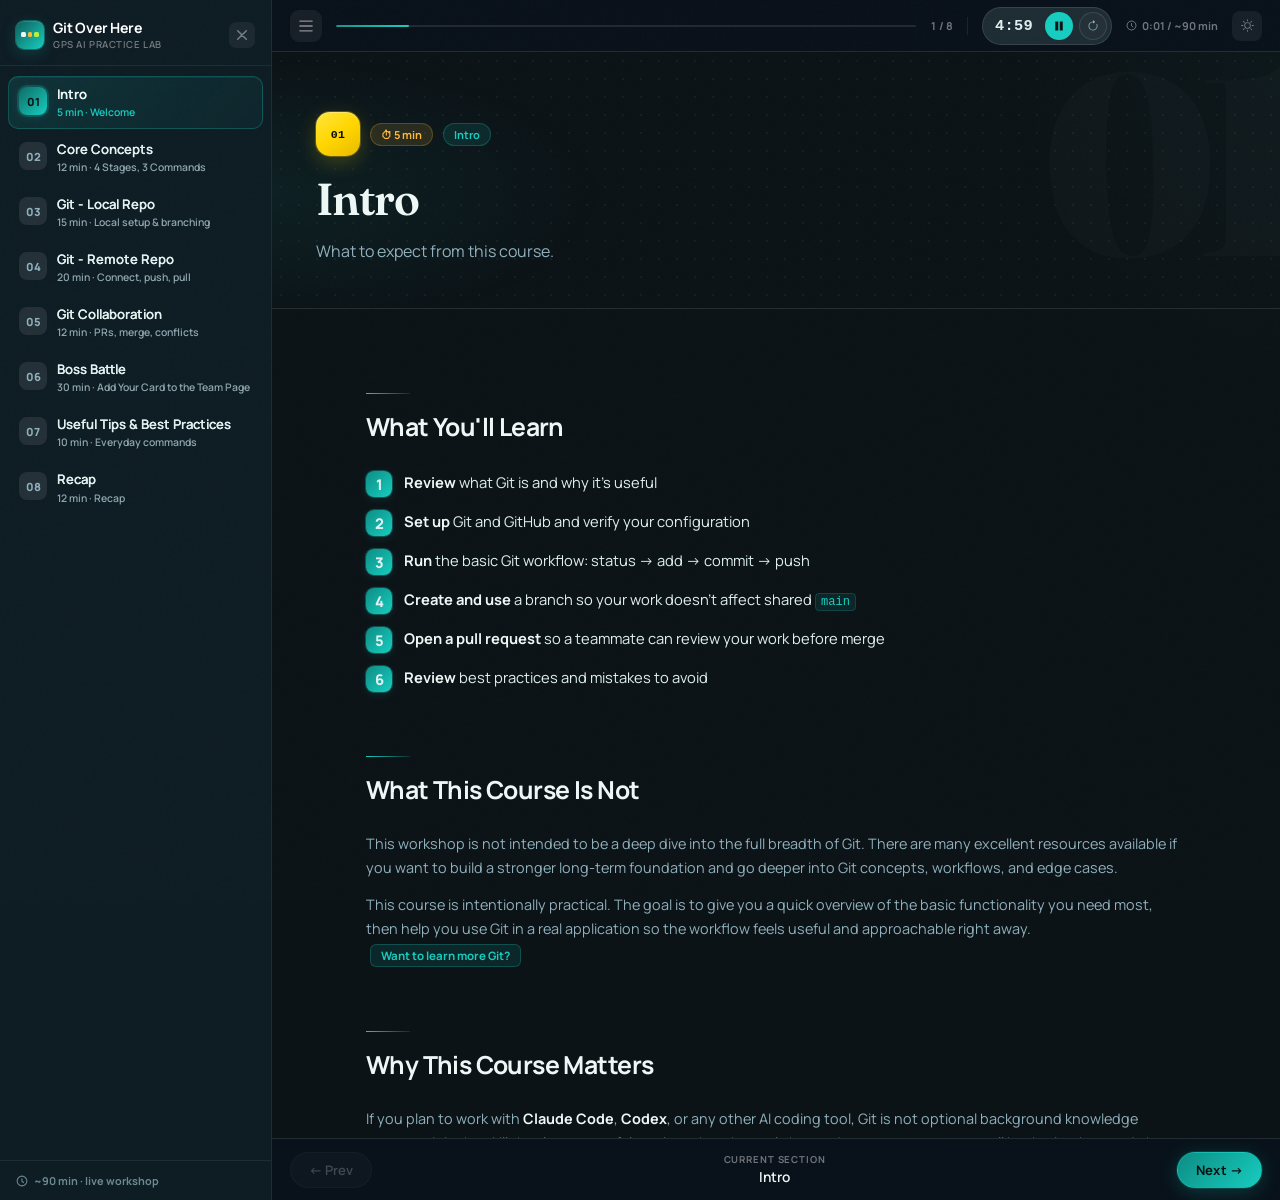
<file: git_over_here_course.html>
<!DOCTYPE html>
<html lang="en" data-theme="dark">
<head>
<meta charset="UTF-8">
<meta name="viewport" content="width=device-width, initial-scale=1.0">
<title>Git Over Here — Session Guide v3</title>
<script>
(function(){
  var t=localStorage.getItem('git-guide-theme');if(t)document.documentElement.setAttribute('data-theme',t);
  var s=localStorage.getItem('git-guide-sidebar');
  document.documentElement.setAttribute('data-sidebar',s==='closed'?'closed':'open');
})();
</script>
<link rel="preconnect" href="https://fonts.googleapis.com">
<link href="https://fonts.googleapis.com/css2?family=Fraunces:ital,opsz,wght@0,9..144,300;0,9..144,400;0,9..144,600;0,9..144,700;1,9..144,300;1,9..144,700&family=Manrope:wght@400;500;600;700;800&display=swap" rel="stylesheet">
<style>
/* ── TOKENS ───────────────────────────────────────────────── */
:root {
  --teal:         #17cdbf;
  --teal-deep:    #0d6b65;
  --teal-soft:    rgba(23,205,191,0.11);
  --teal-mid:     rgba(23,205,191,0.24);
  --amber:        #ffb938;
  --amber-deep:   #7a4c0d;
  --amber-soft:   rgba(255,185,56,0.12);
  --yellow:       #FFD600;
  --yellow-soft:  rgba(255,214,0,0.10);
  --yellow-mid:   rgba(255,214,0,0.26);
  --yellow-deep:  #6b5a00;
  --magenta:      #E91E8C;
  --magenta-soft: rgba(233,30,140,0.09);
  --magenta-mid:  rgba(233,30,140,0.22);
  --magenta-deep: #8c0f53;
  --lime:         #b7ef3a;
  --lime-soft:    rgba(183,239,58,0.10);
  --red-soft:     rgba(239,68,68,0.10);
  --red-border:   rgba(239,68,68,0.26);
  --r-xl:18px;--r-lg:14px;--r-md:10px;--r-sm:7px;
}
/* Dark theme (default) */
:root {
  --bg:#0c1317;--bg-2:#111c22;--surface:#18232a;--surface-2:#1e2c34;--surface-3:#243038;
  --ink:#dff0ee;--ink-strong:#edf7f5;--muted:#6b8a93;--muted-2:#4e6872;
  --line:rgba(255,255,255,0.07);--line-hi:rgba(255,255,255,0.11);
  --shadow:0 8px 32px rgba(0,0,0,0.4);--shadow-sm:0 2px 12px rgba(0,0,0,0.28);
  --topbar-bg:#09111a;--sidebar-bg:#0e1c24;--code-bg:#08101a;--code-ink:#c4e4e0;
}
html[data-theme='light'] {
  --bg:#f4f1eb;--bg-2:#ece8e0;--surface:#fffdf9;--surface-2:#f6f3ec;--surface-3:#ede9e0;
  --ink:#182126;--ink-strong:#0e161a;--muted:#5e6d74;--muted-2:#a0b0b6;
  --line:rgba(24,33,38,0.09);--line-hi:rgba(24,33,38,0.16);
  --shadow:0 8px 32px rgba(24,33,38,0.09);--shadow-sm:0 2px 12px rgba(24,33,38,0.07);
  --topbar-bg:#182126;--sidebar-bg:#111e26;--code-bg:#182126;--code-ink:#c4e4e0;
  --teal-soft:rgba(23,205,191,0.09);--teal-mid:rgba(23,205,191,0.20);
  --amber-soft:rgba(255,185,56,0.10);--yellow-soft:rgba(255,214,0,0.13);--yellow-mid:rgba(255,214,0,0.30);
}

/* ── RESET ────────────────────────────────────────────────── */
*,*::before,*::after{box-sizing:border-box;margin:0;padding:0}
html,body{height:100%;overflow:hidden}
body{font-family:'Manrope',system-ui,sans-serif;background:var(--bg);color:var(--ink);-webkit-font-smoothing:antialiased}
body::after{content:'';position:fixed;inset:0;background-image:url("data:image/svg+xml,%3Csvg viewBox='0 0 256 256' xmlns='http://www.w3.org/2000/svg'%3E%3Cfilter id='n'%3E%3CfeTurbulence type='fractalNoise' baseFrequency='0.9' numOctaves='4' stitchTiles='stitch'/%3E%3C/filter%3E%3Crect width='100%25' height='100%25' filter='url(%23n)'/%3E%3C/svg%3E");opacity:.026;pointer-events:none;z-index:9999;mix-blend-mode:overlay}
a{color:var(--teal);text-decoration:none}
html[data-theme='light'] a{color:var(--teal-deep)}

/* ── APP SHELL ────────────────────────────────────────────── */
.app{display:flex;height:100vh;overflow:hidden}

/* ── SIDEBAR ──────────────────────────────────────────────── */
.sidebar{width:272px;flex-shrink:0;background:var(--sidebar-bg);border-right:1px solid var(--line);display:flex;flex-direction:column;overflow:hidden;transition:width .28s cubic-bezier(.4,0,.2,1),opacity .22s;z-index:40}
html[data-sidebar='closed'] .sidebar{width:0;opacity:0;pointer-events:none}
.sb-head{flex-shrink:0;padding:18px 16px 14px;border-bottom:1px solid var(--line);display:flex;align-items:center;justify-content:space-between;gap:10px}
.sb-brand{display:flex;align-items:center;gap:9px}
.sb-mark{width:28px;height:28px;border-radius:8px;background:linear-gradient(135deg,#0d5e58,var(--teal));display:flex;align-items:center;justify-content:center;flex-shrink:0;box-shadow:0 0 0 1px rgba(23,205,191,.3),0 3px 10px rgba(23,205,191,.18)}
.sb-mark-dots{display:flex;gap:2px}
.sb-mark-dot{width:4.5px;height:4.5px;border-radius:1.5px}
.sb-mark-dot.t{background:rgba(255,255,255,.92)}.sb-mark-dot.a{background:var(--amber)}.sb-mark-dot.l{background:var(--lime)}
.sb-name{font-family:'Fraunces',Georgia,serif;font-size:.88rem;font-weight:700;color:#fff;letter-spacing:-.01em}
.sb-sub{font-size:.6rem;font-weight:600;color:rgba(255,255,255,.42);letter-spacing:.06em;text-transform:uppercase;margin-top:1px}
.sb-close{width:26px;height:26px;border-radius:7px;border:none;background:rgba(255,255,255,.06);color:rgba(255,255,255,.4);display:grid;place-items:center;cursor:pointer;flex-shrink:0;font-size:1rem;transition:all .13s}
.sb-close:hover{background:rgba(255,255,255,.12);color:#fff}
.sb-nav{flex:1;overflow-y:auto;padding:10px 8px}
.sb-nav::-webkit-scrollbar{width:3px}
.sb-nav::-webkit-scrollbar-thumb{background:var(--line-hi);border-radius:2px}
.sb-item{width:100%;display:flex;align-items:flex-start;gap:10px;padding:9px 10px;border-radius:10px;border:1px solid transparent;background:transparent;color:var(--ink);cursor:pointer;text-align:left;transition:background .13s;margin-bottom:2px;appearance:none;-webkit-appearance:none;font:inherit}
.sb-item:hover{background:rgba(255,255,255,.05)}
.sb-item.active{background:var(--teal-soft);border-color:var(--teal-mid)}
.sb-item.active .sb-num{background:var(--teal);color:var(--bg);box-shadow:0 0 0 2px rgba(23,205,191,.25)}
.sb-item.visited:not(.active) .sb-num{background:rgba(23,205,191,.12);color:var(--teal);border:1px solid var(--teal-mid)}
.sb-num{width:28px;height:28px;border-radius:8px;background:var(--surface-3);color:var(--muted);display:grid;place-items:center;font-size:.7rem;font-weight:800;flex-shrink:0;margin-top:1px;transition:all .15s}
.sb-item-body{flex:1;min-width:0;color:#dff0ee !important;-webkit-text-fill-color:#dff0ee !important;opacity:1 !important;filter:none !important;mix-blend-mode:normal !important}
.sb-item .sb-item-title{display:block;font-size:.82rem;font-weight:600;color:#dff0ee !important;line-height:1.3;white-space:nowrap;overflow:hidden;text-overflow:ellipsis;transition:color .13s;-webkit-text-fill-color:#dff0ee !important;opacity:1 !important;filter:none !important;mix-blend-mode:normal !important;text-shadow:0 0 0 currentColor}
.sb-item.active .sb-item-title{color:#edf7f5 !important;-webkit-text-fill-color:#edf7f5 !important}
.sb-item.visited:not(.active) .sb-item-title{color:#edf7f5 !important;-webkit-text-fill-color:#edf7f5 !important}
.sb-item .sb-item-meta{font-size:.65rem;color:#8ea5ad !important;font-weight:600;margin-top:2px;display:block;-webkit-text-fill-color:#8ea5ad !important;opacity:1 !important;filter:none !important;mix-blend-mode:normal !important}
.sb-item.active .sb-item-meta{color:var(--teal) !important;-webkit-text-fill-color:var(--teal) !important}
html[data-theme='light'] .sb-sub{color:rgba(255,255,255,.42)}
html[data-theme='light'] .sb-item-body{color:#dff0ee !important;-webkit-text-fill-color:#dff0ee !important}
html[data-theme='light'] .sb-item .sb-item-title{color:#dff0ee !important;-webkit-text-fill-color:#dff0ee !important}
html[data-theme='light'] .sb-item.active .sb-item-title,
html[data-theme='light'] .sb-item.visited:not(.active) .sb-item-title{color:#edf7f5 !important;-webkit-text-fill-color:#edf7f5 !important}
html[data-theme='light'] .sb-item .sb-item-meta{color:#8ea5ad !important;-webkit-text-fill-color:#8ea5ad !important}
html[data-theme='light'] .sb-item.active .sb-item-meta{color:var(--teal) !important;-webkit-text-fill-color:var(--teal) !important}
.sb-foot{flex-shrink:0;padding:12px 16px;border-top:1px solid var(--line);font-size:.68rem;font-weight:700;color:var(--muted-2);display:flex;align-items:center;gap:6px}
.sb-backdrop{display:none;position:fixed;inset:0;background:rgba(0,0,0,.55);z-index:39;backdrop-filter:blur(2px)}

/* ── MAIN ─────────────────────────────────────────────────── */
.main{flex:1;min-width:0;display:flex;flex-direction:column;overflow:hidden}

/* ── TOPBAR ───────────────────────────────────────────────── */
.topbar{flex-shrink:0;height:52px;background:var(--topbar-bg);border-bottom:1px solid var(--line);display:flex;align-items:center;gap:14px;padding:0 18px;z-index:30}
.tb-toggle{width:32px;height:32px;border-radius:9px;border:none;background:rgba(255,255,255,.06);color:rgba(255,255,255,.5);display:grid;place-items:center;cursor:pointer;flex-shrink:0;transition:all .13s}
.tb-toggle:hover{background:rgba(255,255,255,.12);color:#fff}
.progress-rail{flex:1;height:2px;background:rgba(255,255,255,.10);border-radius:999px;overflow:hidden}
.progress-bar{height:100%;background:var(--teal);border-radius:inherit;transition:width .4s cubic-bezier(.22,.68,0,1.2);box-shadow:0 0 8px rgba(23,205,191,.35)}
.tb-count{font-size:.68rem;font-weight:700;color:rgba(255,255,255,.42);white-space:nowrap;font-variant-numeric:tabular-nums}
.tb-session{display:flex;align-items:center;gap:5px;font-size:.68rem;font-weight:700;color:rgba(255,255,255,.42);flex-shrink:0}
.tb-sep{width:1px;height:18px;background:rgba(255,255,255,.08);flex-shrink:0}
.theme-btn{width:30px;height:30px;border-radius:8px;border:none;background:rgba(255,255,255,.06);color:rgba(255,255,255,.4);display:grid;place-items:center;cursor:pointer;transition:all .13s;flex-shrink:0}
.theme-btn:hover{background:rgba(255,255,255,.11);color:#fff}

/* ── CONTENT ──────────────────────────────────────────────── */
.content{flex:1;overflow-y:auto;overflow-x:hidden;background:var(--bg)}
.content::-webkit-scrollbar{width:4px}
.content::-webkit-scrollbar-thumb{background:var(--line-hi);border-radius:2px}
.lesson{display:none}
.lesson.active{display:block;animation:fadeIn .3s cubic-bezier(.22,.68,0,1.1) both}
@keyframes fadeIn{from{opacity:0;transform:translateY(12px)}to{opacity:1;transform:translateY(0)}}

/* ── LESSON HEADER BAND (pop-art halftone) ────────────────── */
.lesson-header-band{
  padding:40px 32px 28px;
  margin-bottom:0;
  border-bottom:1px solid var(--line);
  background-image:radial-gradient(circle, rgba(255,255,255,0.055) 1px, transparent 1px);
  background-size:16px 16px;
  position:relative;
}
.lesson-body{max-width:820px;margin:0 auto;padding:32px 32px 80px}

/* ── LESSON HEADER ────────────────────────────────────────── */
.lh-eyebrow{display:flex;align-items:center;gap:8px;margin-bottom:14px;flex-wrap:wrap}
.lh-num{
  width:38px;height:38px;border-radius:11px;
  background:var(--yellow);color:#111;
  font-size:.78rem;font-weight:900;
  display:grid;place-items:center;flex-shrink:0;
  box-shadow:3px 3px 0px rgba(0,0,0,0.35);
}
html[data-theme='light'] .lh-num{box-shadow:3px 3px 0px rgba(0,0,0,0.20)}
.time-pill{display:inline-flex;align-items:center;gap:4px;padding:3px 10px;border-radius:999px;background:var(--amber-soft);border:1px solid rgba(255,185,56,.22);color:var(--amber);font-size:.69rem;font-weight:700}
html[data-theme='light'] .time-pill{color:var(--amber-deep)}
.type-pill{display:inline-flex;align-items:center;gap:4px;padding:3px 10px;border-radius:999px;background:var(--teal-soft);border:1px solid var(--teal-mid);color:var(--teal);font-size:.69rem;font-weight:700}
html[data-theme='light'] .type-pill{color:var(--teal-deep)}
.lh-title{font-family:'Fraunces',Georgia,serif;font-size:clamp(1.9rem,4.2vw,2.8rem);font-weight:700;line-height:1.05;letter-spacing:-.03em;color:var(--ink-strong);max-width:820px}
.lh-lead{margin-top:10px;color:var(--muted);font-size:.95rem;line-height:1.65;max-width:560px}

/* ── KEY TAKEAWAY (pop-art yellow) ───────────────────────── */
.key-takeaway{
  margin-top:20px;padding:16px 20px;
  background:var(--yellow-soft);
  border:1px solid var(--yellow-mid);
  border-left:4px solid var(--yellow);
  border-radius:var(--r-md);
}
.kt-label{font-size:.62rem;font-weight:900;text-transform:uppercase;letter-spacing:.13em;color:var(--yellow);display:block;margin-bottom:5px}
html[data-theme='light'] .kt-label{color:var(--yellow-deep)}
.kt-text{font-size:.93rem;line-height:1.6;color:var(--ink-strong);font-weight:500}

/* ── LESSON SECTION ───────────────────────────────────────── */
.ls{margin-top:32px;padding-top:28px;border-top:1px solid var(--line)}
.ls-title{font-family:'Fraunces',Georgia,serif;font-size:1.05rem;font-weight:600;color:var(--ink-strong);margin-bottom:16px;display:flex;align-items:center;gap:9px}
.ls-title::before{content:'';width:3px;height:1.1em;background:var(--teal);border-radius:2px;flex-shrink:0}

/* ── CARDS ────────────────────────────────────────────────── */
.grid{display:grid;gap:13px}
.col2{grid-template-columns:repeat(2,1fr)}
.col3{grid-template-columns:repeat(3,1fr)}
.card{background:var(--surface);border:1px solid var(--line-hi);border-radius:var(--r-xl);padding:20px;box-shadow:var(--shadow-sm)}
.card-label{font-size:.65rem;font-weight:800;text-transform:uppercase;letter-spacing:.10em;color:var(--muted);margin-bottom:11px;display:block}
.card-title{font-family:'Fraunces',Georgia,serif;font-size:1rem;font-weight:600;margin-bottom:11px;color:var(--ink-strong)}

/* ── CONCEPT HERO ─────────────────────────────────────────── */
.concept-hero{background:var(--surface);border:1px solid var(--line-hi);border-radius:var(--r-xl);padding:24px}
.concept-hero-label{font-size:.65rem;font-weight:800;text-transform:uppercase;letter-spacing:.10em;color:var(--teal);margin-bottom:16px;display:block}
html[data-theme='light'] .concept-hero-label{color:var(--teal-deep)}

/* ── FOUR STAGES DIAGRAM ──────────────────────────────────── */
.stages-wrap{display:flex;flex-direction:column;gap:12px}
.stages-row{display:grid;grid-template-columns:repeat(4,1fr);gap:8px}
.stage-box{text-align:center;padding:16px 10px;border-radius:var(--r-lg)}
.stage-box.wd{background:var(--amber-soft);border:1px solid rgba(255,185,56,.22)}
.stage-box.st{background:var(--teal-soft);border:1px solid var(--teal-mid)}
.stage-box.lr{background:var(--surface-2);border:1px solid var(--line-hi)}
.stage-box.rr{background:var(--lime-soft);border:1px solid rgba(183,239,58,.2)}
.stage-icon{font-size:1.4rem;margin-bottom:7px}
.stage-num{font-size:.55rem;font-weight:900;text-transform:uppercase;letter-spacing:.10em;margin-bottom:4px;display:block}
.stage-box.wd .stage-num{color:var(--amber)}
.stage-box.st .stage-num{color:var(--teal)}
.stage-box.lr .stage-num{color:var(--muted)}
.stage-box.rr .stage-num{color:#8fc417}
.stage-name{font-size:.84rem;font-weight:700;display:block;margin-bottom:5px}
.stage-box.wd .stage-name{color:var(--amber)}
.stage-box.st .stage-name{color:var(--teal)}
.stage-box.lr .stage-name{color:var(--ink-strong)}
.stage-box.rr .stage-name{color:#8fc417}
html[data-theme='light'] .stage-box.wd .stage-name,.stage-box.wd .stage-num{color:var(--amber-deep)}
html[data-theme='light'] .stage-box.st .stage-name,.stage-box.st .stage-num{color:var(--teal-deep)}
.stage-desc{font-size:.73rem;color:var(--muted);line-height:1.45}
.commands-row{display:grid;grid-template-columns:repeat(3,1fr);gap:8px}
.cmd-connector{display:flex;flex-direction:column;align-items:center;gap:4px;padding:12px 8px;border-radius:var(--r-lg);background:var(--surface-2);border:1px solid var(--line-hi)}
.cmd-arrow{font-size:.65rem;color:var(--muted);font-weight:700;letter-spacing:.05em}
.cmd-code{font-family:'SF Mono','Fira Code',monospace;font-size:.82rem;font-weight:700;color:var(--teal);background:var(--teal-soft);border:1px solid var(--teal-mid);padding:4px 10px;border-radius:6px}
html[data-theme='light'] .cmd-code{color:var(--teal-deep)}
.cmd-label{font-size:.65rem;color:var(--muted);text-align:center;line-height:1.4}
.pull-note{margin-top:8px;padding:10px 14px;background:var(--surface-2);border:1px solid var(--line-hi);border-radius:var(--r-sm);font-size:.78rem;color:var(--muted);display:flex;align-items:center;gap:8px}
.pull-note strong{color:var(--ink-strong)}

/* ── STEPPER ──────────────────────────────────────────────── */
.stepper{display:flex;flex-direction:column}
.st-step{display:grid;grid-template-columns:40px 1fr;gap:14px}
.st-track{display:flex;flex-direction:column;align-items:center;padding-top:2px}
.st-dot{width:36px;height:36px;border-radius:50%;background:var(--teal);color:var(--bg);display:grid;place-items:center;font-size:.82rem;font-weight:800;flex-shrink:0;box-shadow:0 0 0 3px var(--teal-soft)}
.st-line{flex:1;width:2px;min-height:16px;background:var(--line-hi);margin:6px 0 0;border-radius:1px}
.st-step:last-child .st-line{display:none}
.st-body{padding-bottom:24px}
.st-body h3{font-size:.94rem;font-weight:700;color:var(--ink-strong);margin-bottom:7px}
.st-body .st-desc{font-size:.86rem;color:var(--muted);line-height:1.6;margin-bottom:8px}

/* ── CONCEPT LIST ─────────────────────────────────────────── */
.concept-list{list-style:none;display:grid;gap:12px}
.c-item{display:grid;grid-template-columns:34px 1fr;gap:11px;align-items:start}
.c-icon{width:34px;height:34px;border-radius:10px;background:var(--teal-soft);border:1px solid var(--teal-mid);display:grid;place-items:center;font-size:.95rem;flex-shrink:0;margin-top:1px}
.c-item strong{display:block;font-size:.9rem;font-weight:700;margin-bottom:3px;color:var(--ink-strong)}
.c-item span{color:var(--muted);font-size:.84rem;line-height:1.55}

/* ── STEP LIST ────────────────────────────────────────────── */
.step-list{list-style:none;display:grid;gap:11px}
.step{display:grid;grid-template-columns:32px 1fr;gap:11px;align-items:start}
.step-n{width:32px;height:32px;border-radius:10px;background:var(--surface-3);color:var(--ink);border:1px solid var(--line-hi);display:grid;place-items:center;font-size:.76rem;font-weight:800;flex-shrink:0}
.step-n.teal{background:var(--teal-soft);border-color:var(--teal-mid);color:var(--teal)}
html[data-theme='light'] .step-n.teal{color:var(--teal-deep)}
.step strong{display:block;font-size:.9rem;font-weight:700;margin-bottom:2px;color:var(--ink-strong)}
.step span,.step p{color:var(--muted);font-size:.84rem;line-height:1.5}

/* ── OBJ / CHECK / WARN LISTS ─────────────────────────────── */
.obj-list{list-style:none;display:grid;gap:9px}
.obj-item{display:flex;gap:10px;align-items:flex-start}
.obj-n{width:22px;height:22px;border-radius:7px;background:var(--teal);color:var(--bg);font-size:.63rem;font-weight:800;display:grid;place-items:center;flex-shrink:0;margin-top:2px}
.obj-item span{font-size:.87rem;line-height:1.55;color:var(--ink)}
.obj-item strong{color:var(--ink-strong)}
.check-list,.warn-list{list-style:none;display:grid;gap:7px}
.check-list li,.warn-list li{display:flex;gap:9px;align-items:flex-start;font-size:.87rem;line-height:1.5;color:var(--ink)}
.check-list li::before{content:'✓';width:18px;height:18px;border-radius:6px;background:var(--teal-soft);border:1px solid var(--teal-mid);color:var(--teal);font-size:.62rem;font-weight:800;display:grid;place-items:center;flex-shrink:0;margin-top:1px}
html[data-theme='light'] .check-list li::before{color:var(--teal-deep)}
.interactive-checklist{display:grid;gap:10px}
.task-check{
  display:flex;align-items:flex-start;gap:10px;
  font-size:.87rem;line-height:1.55;color:var(--ink);
}
.task-check input{
  margin-top:2px;flex-shrink:0;
  width:16px;height:16px;accent-color:var(--teal);
}
.task-check span{display:block}
.warn-list li{color:var(--muted)}
.warn-list li::before{content:'!';width:18px;height:18px;border-radius:6px;background:var(--amber-soft);border:1px solid rgba(255,185,56,.22);color:var(--amber);font-size:.62rem;font-weight:800;display:grid;place-items:center;flex-shrink:0;margin-top:1px}
html[data-theme='light'] .warn-list li::before{color:var(--amber-deep)}

/* ── CALLOUTS ─────────────────────────────────────────────── */
.callout{border-radius:var(--r-lg);padding:14px 16px;display:flex;gap:11px;align-items:flex-start}
.callout.tip{background:var(--teal-soft);border:1px solid var(--teal-mid)}
.callout.warn{background:var(--amber-soft);border:1px solid rgba(255,185,56,.22)}
.callout.activity{background:var(--lime-soft);border:1px solid rgba(183,239,58,.22)}
/* New callout types */
.callout.state-check{background:var(--teal-soft);border:1px solid var(--teal-mid)}
.callout.checkpoint{background:var(--yellow-soft);border:2px solid var(--yellow-mid)}
.callout-icon{font-size:1rem;flex-shrink:0;padding-top:1px}
.callout-body{font-size:.87rem;line-height:1.6;color:var(--ink)}
.callout-body strong{display:block;font-weight:700;margin-bottom:2px;color:var(--ink-strong)}
.callout.checkpoint .callout-body strong{color:var(--yellow)}
html[data-theme='light'] .callout.checkpoint .callout-body strong{color:var(--yellow-deep)}

/* ── BEST PRACTICES: COMMON MISTAKES ─────────────────────── */
.mistakes-wrap{display:grid;gap:18px}
.security-rule{
  background:linear-gradient(180deg, rgba(255,185,56,.10), rgba(255,185,56,.07));
  border:1px solid rgba(255,185,56,.28);
  border-radius:var(--r-xl);
  padding:22px 24px;
}
.security-rule-head{display:flex;gap:12px;align-items:flex-start;margin-bottom:10px}
.security-rule-icon{
  width:34px;height:34px;border-radius:10px;
  display:grid;place-items:center;
  background:var(--amber-soft);
  border:1px solid rgba(255,185,56,.26);
  flex-shrink:0;font-size:1rem;
}
.security-rule-title{font-size:1.02rem;font-weight:800;color:var(--ink-strong);line-height:1.3}
.security-rule-copy{font-size:.92rem;line-height:1.72;color:var(--ink);max-width:900px}
.security-rule-actions{margin-top:14px;display:flex;flex-wrap:wrap;gap:10px}
.habit-compare{display:grid;grid-template-columns:repeat(2,1fr);gap:18px}
.habit-panel{
  background:var(--surface);
  border:1px solid var(--line-hi);
  border-radius:var(--r-xl);
  padding:22px 24px;
  box-shadow:var(--shadow-sm);
}
.habit-panel.good{border-color:var(--teal-mid)}
.habit-panel.bad{border-color:rgba(255,185,56,.20)}
.habit-panel-label{
  display:flex;align-items:center;gap:8px;
  font-size:.82rem;font-weight:800;text-transform:uppercase;
  letter-spacing:.10em;margin-bottom:16px;
}
.habit-panel.good .habit-panel-label{color:var(--teal)}
.habit-panel.bad .habit-panel-label{color:var(--amber)}
html[data-theme='light'] .habit-panel.good .habit-panel-label{color:var(--teal-deep)}
html[data-theme='light'] .habit-panel.bad .habit-panel-label{color:var(--amber-deep)}
.habit-list{list-style:none;display:grid;gap:14px;margin:0;padding:0}
.habit-list li{
  display:grid;
  grid-template-columns:24px 1fr;
  gap:12px;
  align-items:start;
  font-size:.91rem;
  line-height:1.62;
}
.habit-mark{
  width:24px;height:24px;border-radius:8px;
  display:grid;place-items:center;
  font-size:.72rem;font-weight:800;
  margin-top:1px;
}
.habit-panel.good .habit-mark{
  background:var(--teal-soft);
  border:1px solid var(--teal-mid);
  color:var(--teal);
}
.habit-panel.bad .habit-mark{
  background:var(--amber-soft);
  border:1px solid rgba(255,185,56,.22);
  color:var(--amber);
}
html[data-theme='light'] .habit-panel.good .habit-mark{color:var(--teal-deep)}
html[data-theme='light'] .habit-panel.bad .habit-mark{color:var(--amber-deep)}
.habit-text{color:var(--ink)}
.habit-panel.bad .habit-text{color:var(--muted)}
.habit-text strong{color:var(--ink-strong);font-weight:700}

/* ── BOSS BATTLE CUSTOMIZATION SPEC ──────────────────────── */
.customize-spec{display:grid;gap:14px;margin-top:8px}
.customize-item{
  display:grid;
  grid-template-columns:28px minmax(120px,180px) 1fr;
  gap:12px;
  align-items:start;
}
.customize-check{
  width:28px;height:28px;border-radius:9px;
  display:grid;place-items:center;
  background:var(--teal-soft);
  border:1px solid var(--teal-mid);
  color:var(--teal);
  font-size:.78rem;font-weight:800;
  margin-top:1px;
}
html[data-theme='light'] .customize-check{color:var(--teal-deep)}
.customize-label{
  font-size:.92rem;
  font-weight:800;
  color:var(--ink-strong);
  line-height:1.45;
  padding-top:2px;
}
.customize-detail{
  font-size:.9rem;
  line-height:1.7;
  color:var(--ink);
}
.customize-note{
  margin-top:8px;
  display:grid;
  gap:8px;
  font-size:.84rem;
  color:var(--muted);
}
.swatch-examples{
  display:flex;
  flex-wrap:wrap;
  gap:8px 10px;
  margin-top:8px;
}
.swatch-chip{
  display:inline-flex;
  align-items:center;
  gap:8px;
  padding:6px 10px;
  border-radius:999px;
  background:var(--surface-2);
  border:1px solid var(--line-hi);
  font-size:.78rem;
  color:var(--ink);
}
.swatch-dot{
  width:12px;height:12px;border-radius:999px;flex-shrink:0;
  border:1px solid rgba(255,255,255,.18);
}

/* ── RENDERED REFERENCE PAGE ─────────────────────────────── */
.reference-doc{
  background:var(--surface);
  border:1px solid var(--line-hi);
  border-radius:var(--r-xl);
  padding:26px 28px;
  box-shadow:var(--shadow-sm);
}
.reference-doc-head{
  display:flex;
  align-items:flex-start;
  justify-content:space-between;
  gap:12px;
  margin-bottom:18px;
  flex-wrap:wrap;
}
.reference-doc-kicker{
  font-size:.68rem;
  font-weight:800;
  text-transform:uppercase;
  letter-spacing:.12em;
  color:var(--teal);
  display:block;
  margin-bottom:8px;
}
html[data-theme='light'] .reference-doc-kicker{color:var(--teal-deep)}
.reference-doc-title{
  font-family:'Fraunces',Georgia,serif;
  font-size:1.28rem;
  font-weight:700;
  color:var(--ink-strong);
  line-height:1.2;
}
.reference-doc-intro{
  margin-top:8px;
  max-width:760px;
  font-size:.92rem;
  line-height:1.7;
  color:var(--muted);
}
.reference-copy-btn{margin-left:0}
.reference-block + .reference-block{
  border-top:1px solid var(--line);
  margin-top:20px;
  padding-top:20px;
}
.reference-block h3{
  font-family:'Fraunces',Georgia,serif;
  font-size:1rem;
  font-weight:700;
  color:var(--ink-strong);
  margin-bottom:10px;
}
.reference-block p{
  font-size:.9rem;
  line-height:1.7;
  color:var(--muted);
  margin:0 0 12px;
}
.reference-block ul,
.reference-block ol{
  margin:0;
  padding-left:20px;
  display:grid;
  gap:8px;
}
.reference-block li{
  font-size:.9rem;
  line-height:1.7;
  color:var(--ink);
}
.reference-block li strong{color:var(--ink-strong)}
.reference-subhead{
  font-size:.78rem;
  font-weight:800;
  text-transform:uppercase;
  letter-spacing:.10em;
  color:var(--muted);
  margin:14px 0 8px;
}
.reference-examples{
  display:grid;
  grid-template-columns:repeat(2,1fr);
  gap:14px;
  margin-top:10px;
}
.reference-example{
  background:var(--surface-2);
  border:1px solid var(--line);
  border-radius:var(--r-md);
  padding:14px 16px;
}
.reference-example.good{border-color:var(--teal-mid)}
.reference-example.bad{border-color:rgba(255,185,56,.22)}
.reference-example-title{
  font-size:.76rem;
  font-weight:800;
  text-transform:uppercase;
  letter-spacing:.10em;
  margin-bottom:8px;
}
.reference-example.good .reference-example-title{color:var(--teal)}
.reference-example.bad .reference-example-title{color:var(--amber)}
html[data-theme='light'] .reference-example.good .reference-example-title{color:var(--teal-deep)}
html[data-theme='light'] .reference-example.bad .reference-example-title{color:var(--amber-deep)}
.reference-example ul{
  padding-left:18px;
  gap:6px;
}

/* ── LESSON PREVIEW (what we'll cover) ───────────────────── */
.lesson-preview{margin-bottom:20px;padding:11px 15px;background:var(--surface-2);border-radius:var(--r-md);border:1px solid var(--line)}
.lp-label{font-size:.6rem;font-weight:900;text-transform:uppercase;letter-spacing:.12em;color:var(--muted);display:block;margin-bottom:7px}
.lp-list{padding:0;list-style:none;display:flex;flex-wrap:wrap;gap:5px;margin:0}
.lp-list li{font-size:.78rem;color:var(--ink);background:var(--surface);border:1px solid var(--line-hi);border-radius:30px;padding:3px 10px}

/* ── LEARN MORE BUTTON ────────────────────────────────────── */
.learn-more-btn{
  display:inline-flex;align-items:center;gap:4px;
  padding:3px 10px;border-radius:6px;
  border:1px solid var(--teal-mid);background:var(--teal-soft);
  color:var(--teal);font-size:.72rem;font-weight:700;
  cursor:pointer;font-family:inherit;transition:all .13s;
  vertical-align:middle;margin-left:4px;
}
.learn-more-btn:hover{background:var(--teal-mid)}
html[data-theme='light'] .learn-more-btn{color:var(--teal-deep)}

/* ── MODAL ────────────────────────────────────────────────── */
.modal-overlay{
  display:none;position:fixed;inset:0;
  background:rgba(0,0,0,0.72);z-index:500;
  align-items:center;justify-content:center;
  backdrop-filter:blur(5px);padding:20px;
}
.modal-overlay.open{display:flex}
.modal-box{
  background:var(--surface);border:1px solid var(--teal-mid);
  border-radius:var(--r-xl);padding:28px 28px 24px;
  max-width:500px;width:100%;position:relative;
  box-shadow:0 24px 64px rgba(0,0,0,0.5),0 0 0 1px var(--teal-soft);
}
.modal-close{position:absolute;top:14px;right:14px;width:30px;height:30px;border-radius:8px;border:none;background:var(--surface-3);color:var(--muted);cursor:pointer;display:grid;place-items:center;font-size:.9rem;transition:all .13s}
.modal-close:hover{background:var(--line-hi);color:var(--ink)}
.modal-title{font-family:'Fraunces',Georgia,serif;font-size:1.15rem;font-weight:700;color:var(--ink-strong);margin-bottom:12px;padding-right:28px}
.modal-body{font-size:.87rem;line-height:1.68;color:var(--muted)}
.modal-body strong{color:var(--ink-strong)}
.modal-body code{color:var(--teal);background:var(--teal-soft);border:1px solid var(--teal-mid);padding:1px 5px;border-radius:4px;font-family:'SF Mono','Fira Code',monospace;font-size:.82em}
html[data-theme='light'] .modal-body code{color:var(--teal-deep)}
.modal-resources{margin-top:14px;padding-top:14px;border-top:1px solid var(--line)}
.modal-res-label{font-size:.62rem;font-weight:900;text-transform:uppercase;letter-spacing:.12em;color:var(--teal);display:block;margin-bottom:8px}
html[data-theme='light'] .modal-res-label{color:var(--teal-deep)}
.modal-res-link{display:block;font-size:.82rem;color:var(--teal);margin-bottom:4px}
html[data-theme='light'] .modal-res-link{color:var(--teal-deep)}

/* ── CODE BLOCK ───────────────────────────────────────────── */
.code-block{background:var(--code-bg);border-radius:var(--r-lg);border:1px solid rgba(255,255,255,.06);overflow:hidden;margin:10px 0}
.code-bar{display:flex;align-items:center;justify-content:space-between;padding:7px 13px;background:rgba(255,255,255,.03);border-bottom:1px solid rgba(255,255,255,.05)}
.code-lang{font-size:.62rem;font-weight:700;text-transform:uppercase;letter-spacing:.10em;color:rgba(255,255,255,.26)}
.copy-btn{display:inline-flex;align-items:center;gap:4px;padding:3px 9px;border-radius:6px;border:1px solid rgba(255,255,255,.10);background:rgba(255,255,255,.04);color:rgba(255,255,255,.4);font-size:.65rem;font-weight:600;cursor:pointer;transition:all .13s;font-family:inherit}
.copy-btn:hover{background:rgba(255,255,255,.10);color:#fff;border-color:rgba(255,255,255,.2)}
.copy-btn.ok{background:rgba(23,205,191,.14);border-color:rgba(23,205,191,.38);color:var(--teal)}
.code-body{padding:14px 16px;overflow-x:auto}
.code-body code{font-family:'SF Mono','Fira Code','Cascadia Code',monospace;font-size:.84rem;line-height:1.85;color:var(--code-ink);white-space:pre;display:block}
.dim{color:rgba(255,255,255,.24)}.hi{color:var(--teal)}.str{color:#a8e6a8}
.inline-code{color:var(--teal);background:rgba(23,205,191,.10);border:1px solid rgba(23,205,191,.18);padding:1px 5px;border-radius:4px;font-family:'SF Mono','Fira Code',monospace;font-size:.82em}
html[data-theme='light'] .inline-code{color:var(--teal-deep)}
.code-output{padding:8px 16px;background:rgba(255,255,255,.03);border-top:1px solid rgba(255,255,255,.05)}
.code-output code{font-family:'SF Mono','Fira Code',monospace;font-size:.78rem;color:rgba(183,239,58,0.8);white-space:pre;display:block;line-height:1.7}

/* ── FLOW ─────────────────────────────────────────────────── */
.flow{display:flex;align-items:center;flex-wrap:wrap;gap:6px;justify-content:center;padding:10px 0}
.flow-node{display:flex;flex-direction:column;align-items:center;gap:3px}
.flow-box{padding:8px 14px;border-radius:9px;font-family:'SF Mono','Fira Code',monospace;font-size:.79rem;font-weight:700;background:var(--surface-2);color:var(--teal);border:1px solid var(--teal-mid);white-space:nowrap}
html[data-theme='light'] .flow-box{color:var(--teal-deep)}
.flow-desc{font-size:.62rem;color:var(--muted);text-align:center}
.flow-arr{color:var(--muted-2);font-size:1rem;align-self:center;padding-bottom:16px}

/* ── COMPARE TABLE ────────────────────────────────────────── */
.ctable{width:100%;border-collapse:collapse;font-size:.84rem}
.ctable th{background:var(--surface-3);color:var(--teal);padding:9px 13px;text-align:left;font-size:.71rem;font-weight:700;border-bottom:1px solid var(--teal-mid)}
html[data-theme='light'] .ctable th{color:var(--teal-deep)}
.ctable th:first-child{border-radius:9px 0 0 0}.ctable th:last-child{border-radius:0 9px 0 0}
.ctable td{padding:9px 13px;border-bottom:1px solid var(--line);line-height:1.45;color:var(--ink)}
.ctable tr:last-child td{border-bottom:none}
.ctable tr:nth-child(even) td{background:var(--teal-soft)}

/* ── KV SPLIT ─────────────────────────────────────────────── */
.kv-block{display:grid;grid-template-columns:1fr 1fr;gap:10px}
.kv-side{padding:14px;border-radius:var(--r-sm)}
.kv-side.teal{background:var(--teal-soft);border:1px solid var(--teal-mid)}
.kv-side.amber{background:var(--amber-soft);border:1px solid rgba(255,185,56,.22)}
.kv-side strong{display:block;font-size:.82rem;margin-bottom:7px}
.kv-side.teal strong{color:var(--teal)}.kv-side.amber strong{color:var(--amber)}
html[data-theme='light'] .kv-side.teal strong{color:var(--teal-deep)}
html[data-theme='light'] .kv-side.amber strong{color:var(--amber-deep)}
.kv-side ul{list-style:none;display:grid;gap:4px}
.kv-side ul li{font-size:.8rem;color:var(--muted)}
.kv-side ul li::before{content:'• '}

/* ── DARK ACTIVITY CARD ───────────────────────────────────── */
.dark-card{background:var(--code-bg);border:1px solid rgba(23,205,191,.15);border-radius:var(--r-xl);padding:24px;box-shadow:var(--shadow)}
.dark-card .card-label{color:var(--teal)}
.act-list{list-style:none;display:grid;gap:13px}
.act-step{display:grid;grid-template-columns:32px 1fr;gap:12px;align-items:start}
.act-n{width:32px;height:32px;border-radius:10px;background:rgba(23,205,191,.14);color:var(--teal);border:1px solid rgba(23,205,191,.28);font-size:.74rem;font-weight:800;display:grid;place-items:center;flex-shrink:0}
.act-step strong{display:block;font-size:.9rem;font-weight:700;color:#e0f4f2;margin-bottom:2px}
.act-step span{color:rgba(255,255,255,.44);font-size:.82rem;line-height:1.5}

/* ── PRACTICE / REVEAL / SUCCESS ─────────────────────────── */
.practice-card{background:linear-gradient(180deg,var(--surface),var(--surface-2));border:1px solid var(--line-hi);border-radius:var(--r-xl);padding:20px;box-shadow:var(--shadow-sm)}
.practice-label{display:inline-flex;align-items:center;gap:6px;font-size:.64rem;font-weight:800;text-transform:uppercase;letter-spacing:.1em;color:var(--teal);margin-bottom:10px}
html[data-theme='light'] .practice-label{color:var(--teal-deep)}
.practice-prompt{font-size:.92rem;line-height:1.6;color:var(--ink-strong);margin-bottom:14px}
.reveal{margin-top:14px;border-radius:12px;border:1px solid var(--line-hi);background:var(--surface-2);overflow:hidden}
.reveal summary{list-style:none;cursor:pointer;padding:12px 14px;font-size:.8rem;font-weight:700;color:var(--ink-strong)}
.reveal summary::-webkit-details-marker{display:none}
.reveal summary::after{content:'+';float:right;color:var(--teal);font-size:1rem;line-height:1}
html[data-theme='light'] .reveal summary::after{color:var(--teal-deep)}
.reveal[open] summary::after{content:'–'}
.reveal-body{padding:0 14px 14px;border-top:1px solid var(--line);font-size:.82rem;line-height:1.6;color:var(--muted)}
.reveal-body strong{color:var(--ink-strong)}
.success-check{margin-top:16px;padding:13px 15px;border-radius:12px;background:var(--teal-soft);border:1px solid var(--teal-mid)}
.success-check strong{display:block;margin-bottom:4px;font-size:.8rem;color:var(--teal)}
html[data-theme='light'] .success-check strong{color:var(--teal-deep)}
.success-check p{font-size:.84rem;line-height:1.55;color:var(--ink)}
.checkpoint-list{list-style:none;display:grid;gap:12px}
.checkpoint{padding:14px 15px;border-radius:12px;background:var(--surface);border:1px solid var(--line-hi)}
.checkpoint-head{display:flex;align-items:center;gap:10px;margin-bottom:6px}
.checkpoint-n{width:28px;height:28px;border-radius:9px;background:var(--teal-soft);border:1px solid var(--teal-mid);color:var(--teal);display:grid;place-items:center;font-size:.72rem;font-weight:800;flex-shrink:0}
html[data-theme='light'] .checkpoint-n{color:var(--teal-deep)}
.checkpoint-title{font-size:.88rem;font-weight:700;color:var(--ink-strong)}
.checkpoint p,.checkpoint li{font-size:.82rem;line-height:1.55;color:var(--muted)}
.checkpoint ul{list-style:none;display:grid;gap:4px;margin-top:7px}
.checkpoint ul li::before{content:'• ';color:var(--teal)}

/* ── STORY QUIZ ───────────────────────────────────────────── */
.story-quiz{margin-top:14px;padding:20px;border-radius:var(--r-xl);background:linear-gradient(180deg,var(--surface),var(--surface-2));border:1px solid var(--line-hi);box-shadow:var(--shadow-sm)}
.story-quiz-actions{display:flex;justify-content:flex-end;margin-bottom:10px}
.story-kicker{display:inline-flex;align-items:center;gap:6px;font-size:.64rem;font-weight:800;text-transform:uppercase;letter-spacing:.1em;color:var(--teal);margin-bottom:10px}
html[data-theme='light'] .story-kicker{color:var(--teal-deep)}
.story-lead{font-size:.91rem;line-height:1.65;color:var(--ink);margin-bottom:14px}
.story-progress{display:flex;align-items:center;justify-content:space-between;gap:10px;margin-bottom:12px;font-size:.75rem;font-weight:700;color:var(--muted)}
.story-progress strong{color:var(--ink-strong)}
.story-progress-side{display:flex;align-items:center;gap:10px;flex-wrap:wrap;justify-content:flex-end}
.story-reset{min-width:auto;padding:7px 12px;font-size:.75rem;border-color:var(--line-hi);background:var(--surface-3);color:var(--ink)}
.story-step{display:none}.story-step.active{display:block}
.story-nav-row{display:flex;align-items:center;justify-content:space-between;gap:10px;margin-top:12px}
.story-back{min-width:110px}
.story-next{min-width:138px}
.story-complete{display:none;margin-top:10px;padding:13px 15px;border-radius:12px;background:var(--teal-soft);border:1px solid var(--teal-mid)}
.story-complete.show{display:block}
.story-complete strong{display:block;margin-bottom:4px;color:var(--teal)}
html[data-theme='light'] .story-complete strong{color:var(--teal-deep)}
.story-complete p{font-size:.84rem;line-height:1.55;color:var(--ink)}
.kc-q-block{background:var(--surface-2);border:1px solid var(--line-hi);border-radius:var(--r-md);padding:16px;margin-bottom:12px}
.kc-q{font-weight:700;font-size:.9rem;margin-bottom:10px;line-height:1.45;color:var(--ink-strong)}
.kc-opts{list-style:none;display:grid;gap:6px}
.kc-opt{display:flex;gap:8px;align-items:center;padding:9px 13px;border-radius:8px;border:1px solid var(--line-hi);background:var(--surface-3);cursor:pointer;font-size:.84rem;color:var(--ink);transition:all .13s;user-select:none}
.kc-opt:hover{border-color:var(--teal);background:var(--teal-soft)}
.kc-opt.correct{border-color:var(--teal);background:var(--teal-soft);color:var(--teal);font-weight:600;cursor:default}
html[data-theme='light'] .kc-opt.correct{color:var(--teal-deep)}
.kc-opt.wrong{border-color:var(--red-border);background:var(--red-soft);color:#f87171;cursor:default}
.kc-opt.dim-out{opacity:.35;cursor:default}
.kc-feedback{margin-top:10px;padding:11px 12px;border-radius:10px;border:1px solid var(--line-hi);background:var(--surface-3);font-size:.82rem;line-height:1.55;color:var(--ink);display:none}
.kc-feedback.show{display:block}
.kc-feedback strong{display:block;margin-bottom:4px}
.kc-feedback.good{border-color:var(--teal-mid);background:var(--teal-soft)}
.kc-feedback.good strong{color:var(--teal)}
html[data-theme='light'] .kc-feedback.good strong{color:var(--teal-deep)}
.kc-feedback.bad{border-color:var(--red-border);background:var(--red-soft)}
.kc-feedback.bad strong{color:#f87171}

/* ── COMMIT MSG ───────────────────────────────────────────── */
.msg-row{display:grid;grid-template-columns:1fr 1fr;gap:12px}
.msg-col-label{font-size:.7rem;font-weight:800;text-transform:uppercase;letter-spacing:.08em;margin-bottom:7px}
.msg-col-label.bad{color:#f87171}.msg-col-label.good{color:var(--teal)}
html[data-theme='light'] .msg-col-label.good{color:var(--teal-deep)}
.msg-examples{display:grid;gap:5px}
.msg-ex{font-family:'SF Mono','Fira Code',monospace;font-size:.79rem;padding:6px 10px;border-radius:6px}
.msg-ex.bad{background:var(--red-soft);border:1px solid var(--red-border);color:#f87171}
.msg-ex.good{background:var(--teal-soft);border:1px solid var(--teal-mid);color:var(--teal)}
html[data-theme='light'] .msg-ex.good{color:var(--teal-deep)}
.msg-rule{margin-top:11px;font-size:.8rem;color:var(--muted);padding:9px 13px;background:var(--surface-2);border:1px solid var(--line);border-radius:8px;line-height:1.6}

/* ── LESSON 8 RECAP ───────────────────────────────────────── */
.recap-section{margin-top:32px;padding-top:28px;border-top:1px solid var(--line)}
.recap-title{font-family:'Fraunces',Georgia,serif;font-size:1.05rem;font-weight:600;color:var(--ink-strong);margin-bottom:16px;display:flex;align-items:center;gap:9px}
.recap-title::before{content:'';width:3px;height:1.1em;background:var(--yellow);border-radius:2px;flex-shrink:0}
.recap-command-grid{display:grid;grid-template-columns:repeat(3,1fr);gap:10px}
.recap-cmd-card{padding:16px 14px;border-radius:var(--r-lg);background:var(--surface);border:1px solid var(--line-hi);text-align:center}
.recap-cmd-code{font-family:'SF Mono','Fira Code',monospace;font-size:.88rem;font-weight:700;color:var(--teal);background:var(--teal-soft);border:1px solid var(--teal-mid);padding:5px 12px;border-radius:7px;display:inline-block;margin-bottom:8px}
html[data-theme='light'] .recap-cmd-code{color:var(--teal-deep)}
.recap-cmd-arrow{font-size:.7rem;color:var(--muted);margin-bottom:6px;display:block}
.recap-cmd-desc{font-size:.75rem;color:var(--muted);line-height:1.45}
.recap-rules-grid{display:grid;gap:9px}
.recap-rule{display:grid;grid-template-columns:28px 1fr;gap:10px;align-items:start;padding:12px 14px;border-radius:var(--r-md);background:var(--surface);border:1px solid var(--line-hi)}
.recap-rule-n{width:28px;height:28px;border-radius:8px;background:var(--yellow-soft);border:1px solid var(--yellow-mid);color:var(--yellow);font-size:.7rem;font-weight:900;display:grid;place-items:center;flex-shrink:0}
html[data-theme='light'] .recap-rule-n{color:var(--yellow-deep)}
.recap-rule-body strong{display:block;font-size:.88rem;font-weight:700;color:var(--ink-strong);margin-bottom:2px}
.recap-rule-body span{font-size:.8rem;color:var(--muted);line-height:1.45}
.next-steps-grid{display:grid;grid-template-columns:1fr 1fr;gap:10px;margin-top:0}
.next-step-card{padding:16px;border-radius:var(--r-lg);background:var(--surface);border:1px solid var(--line-hi)}
.next-step-card strong{display:block;font-size:.88rem;font-weight:700;color:var(--ink-strong);margin-bottom:5px}
.next-step-card p{font-size:.8rem;color:var(--muted);line-height:1.5}

/* ── BOTTOMBAR ────────────────────────────────────────────── */
.bottombar{flex-shrink:0;height:62px;background:var(--topbar-bg);border-top:1px solid var(--line);display:flex;align-items:center;gap:12px;padding:0 18px;z-index:30}
.nav-btn{display:inline-flex;align-items:center;gap:5px;padding:8px 18px;border-radius:999px;border:1px solid var(--line-hi);background:var(--surface-2);color:var(--ink);font-size:.82rem;font-weight:600;cursor:pointer;transition:all .13s;font-family:inherit;flex-shrink:0}
.nav-btn:hover:not(:disabled){border-color:var(--teal);background:var(--teal-soft);color:var(--teal)}
html[data-theme='light'] .nav-btn:hover:not(:disabled){color:var(--teal-deep)}
.nav-btn:disabled{opacity:.25;cursor:default}
.nav-btn.primary{background:var(--teal);color:var(--bg);border-color:var(--teal);box-shadow:0 0 0 1px rgba(23,205,191,.3),0 3px 14px rgba(23,205,191,.22)}
.nav-btn.primary:hover:not(:disabled){background:#13b8ab;border-color:#13b8ab;color:var(--bg)}
.nav-btn.primary:disabled{background:var(--surface-2);border-color:var(--line-hi);color:var(--muted);box-shadow:none}
.section-mid{flex:1;text-align:center;overflow:hidden;min-width:0}
.mid-label{font-size:.6rem;font-weight:700;text-transform:uppercase;letter-spacing:.09em;color:rgba(255,255,255,.42)}
.mid-name{font-family:'Fraunces',Georgia,serif;font-size:.86rem;font-weight:600;margin-top:1px;color:#edf7f5 !important;white-space:nowrap;overflow:hidden;text-overflow:ellipsis;-webkit-text-fill-color:#edf7f5 !important}
.timer{display:flex;align-items:center;gap:6px;background:var(--surface-2);border:1px solid var(--line-hi);border-radius:999px;padding:4px 4px 4px 12px;flex-shrink:0}
.timer-time{font-family:'SF Mono','Fira Code',monospace;font-size:.96rem;font-weight:700;color:var(--ink);min-width:44px;letter-spacing:.02em;font-variant-numeric:tabular-nums;transition:color .3s}
.timer-time.warn{color:var(--amber)}
html[data-theme='light'] .timer-time.warn{color:var(--amber-deep)}
.timer-time.danger{color:#f87171}
.tcb{width:28px;height:28px;border-radius:999px;border:none;display:grid;place-items:center;cursor:pointer;transition:all .13s;flex-shrink:0}
.tcb.play{background:var(--teal);color:var(--bg)}
.tcb.play:hover{background:#13b8ab;box-shadow:0 0 0 3px rgba(23,205,191,.18)}
.tcb.reset{background:var(--surface-3);color:var(--muted);border:1px solid var(--line-hi)}
.tcb.reset:hover{color:var(--ink)}

/* ── DESKTOP MIN HEIGHT ───────────────────────────────────── */
@media(min-width:901px){
  html,body{
    height:auto;
    min-height:1200px;
    overflow:auto;
  }
  .app{
    min-height:1200px;
    height:max(100vh, 1200px);
  }
  .sidebar,
  .main{
    min-height:1200px;
  }
}

/* ── RESPONSIVE ───────────────────────────────────────────── */
@media(max-width:900px){
  .sidebar{position:fixed;left:0;top:0;bottom:0;transform:translateX(-100%);width:272px!important;opacity:1!important;pointer-events:auto!important;transition:transform .28s cubic-bezier(.4,0,.2,1);z-index:100}
  html[data-sidebar='open'] .sidebar{transform:translateX(0)}
  .sb-backdrop{display:block;opacity:0;pointer-events:none;transition:opacity .28s}
  html[data-sidebar='open'] .sb-backdrop{opacity:1;pointer-events:auto}
}
@media(max-width:640px){
  .lesson-header-band{padding:28px 18px 20px}
  .lesson-body{padding:24px 18px 80px}
  .col2,.col3,.recap-command-grid,.next-steps-grid{grid-template-columns:1fr}
  .kv-block,.stages-row{grid-template-columns:repeat(2,1fr)}
  .commands-row{grid-template-columns:1fr}
  .msg-row{grid-template-columns:1fr}
  .habit-compare{grid-template-columns:1fr}
  .customize-item{grid-template-columns:28px 1fr}
  .customize-label{padding-top:0}
  .customize-detail{grid-column:2}
  .reference-examples{grid-template-columns:1fr}
  .lh-title{font-size:1.75rem}
}

/* ═══════════════════════════════════════════════════════════════
   PREMIUM DESIGN UPGRADE — EDITORIAL DARK
   ═══════════════════════════════════════════════════════════════ */

/* ── LESSON HEADER BAND ─────────────────────────────────────── */
.lesson-header-band{
  padding:52px 40px 36px;
  overflow:hidden;
  background:
    radial-gradient(ellipse 55% 90% at 0% 55%, rgba(23,205,191,0.07) 0%, transparent 60%),
    radial-gradient(circle, rgba(255,255,255,0.042) 1px, transparent 1px);
  background-size:auto,18px 18px;
  border-bottom:1px solid var(--line-hi);
}
.lesson-header-band::before{
  content:attr(data-lesson-num);
  position:absolute;
  right:-10px;top:-20px;
  font-family:'Fraunces',Georgia,serif;
  font-size:260px;font-weight:900;line-height:1;
  color:rgba(255,255,255,0.018);
  pointer-events:none;user-select:none;
  letter-spacing:-0.06em;
}
html[data-theme='light'] .lesson-header-band{
  background:
    radial-gradient(ellipse 55% 90% at 0% 55%, rgba(23,205,191,0.05) 0%, transparent 60%),
    radial-gradient(circle, rgba(0,0,0,0.04) 1px, transparent 1px);
  background-size:auto,18px 18px;
}
html[data-theme='light'] .lesson-header-band::before{color:rgba(0,0,0,0.04)}

/* ── LESSON NUMBER BADGE ────────────────────────────────────── */
.lh-num{
  width:44px;height:44px;border-radius:14px;
  background:linear-gradient(145deg,#FFE540,#FFD600,#E8BA00);
  color:#0a0c06;
  font-family:'SF Mono','Fira Code',monospace;
  font-size:.72rem;font-weight:900;
  display:grid;place-items:center;flex-shrink:0;
  box-shadow:0 0 0 1px rgba(255,214,0,0.28),0 6px 20px rgba(255,214,0,0.22),inset 0 1px 0 rgba(255,255,255,0.28);
  letter-spacing:.04em;
}
html[data-theme='light'] .lh-num{
  box-shadow:0 0 0 1px rgba(255,214,0,0.4),0 6px 20px rgba(255,214,0,0.18),inset 0 1px 0 rgba(255,255,255,0.35);
}

/* ── SECTION TITLE ──────────────────────────────────────────── */
.ls-title{letter-spacing:-0.01em}
.ls-title::before{
  background:linear-gradient(180deg,var(--teal),rgba(23,205,191,0.22));
  width:3.5px;
}

/* ── CARDS — elevated ───────────────────────────────────────── */
.card{
  background:linear-gradient(160deg,var(--surface) 0%,var(--surface-2) 100%);
  border:1px solid var(--line-hi);
  border-radius:var(--r-xl);
  padding:22px 24px;
  box-shadow:var(--shadow-sm),inset 0 1px 0 rgba(255,255,255,0.045);
  position:relative;
}

/* ── CALLOUTS — full redesign ───────────────────────────────── */
.callout{
  border-radius:var(--r-lg);
  padding:18px 20px;
  display:flex;gap:14px;align-items:flex-start;
  position:relative;overflow:hidden;
}
.callout.tip{
  background:linear-gradient(135deg,rgba(23,205,191,0.11) 0%,rgba(23,205,191,0.04) 100%);
  border:1px solid rgba(23,205,191,0.22);
  border-left:3px solid var(--teal);
  box-shadow:inset 0 1px 0 rgba(23,205,191,0.09),0 2px 14px rgba(23,205,191,0.06);
}
.callout.warn{
  background:linear-gradient(135deg,rgba(255,185,56,0.12) 0%,rgba(255,185,56,0.04) 100%);
  border:1px solid rgba(255,185,56,0.26);
  border-left:3px solid var(--amber);
  box-shadow:inset 0 1px 0 rgba(255,185,56,0.10),0 2px 14px rgba(255,185,56,0.07);
}
.callout.activity{
  background:linear-gradient(135deg,rgba(183,239,58,0.10) 0%,rgba(183,239,58,0.03) 100%);
  border:1px solid rgba(183,239,58,0.24);
  border-left:3px solid var(--lime);
  box-shadow:inset 0 1px 0 rgba(183,239,58,0.08),0 2px 14px rgba(183,239,58,0.04);
}
.callout.state-check{
  background:linear-gradient(135deg,rgba(23,205,191,0.08) 0%,rgba(23,205,191,0.03) 100%);
  border:1px solid rgba(23,205,191,0.18);
  border-left:3px solid rgba(23,205,191,0.55);
  box-shadow:inset 0 1px 0 rgba(23,205,191,0.07);
}
.callout.checkpoint{
  background:linear-gradient(135deg,rgba(255,214,0,0.10) 0%,rgba(255,214,0,0.04) 100%);
  border:1px solid rgba(255,214,0,0.22);
  border-left:3px solid var(--yellow);
  box-shadow:inset 0 1px 0 rgba(255,214,0,0.08),0 2px 14px rgba(255,214,0,0.05);
}
/* light mode callout overrides */
html[data-theme='light'] .callout.tip{background:linear-gradient(135deg,rgba(23,205,191,0.08),rgba(23,205,191,0.02))}
html[data-theme='light'] .callout.warn{background:linear-gradient(135deg,rgba(255,185,56,0.09),rgba(255,185,56,0.02))}
html[data-theme='light'] .callout.activity{background:linear-gradient(135deg,rgba(183,239,58,0.09),rgba(183,239,58,0.02))}
html[data-theme='light'] .callout.checkpoint{background:linear-gradient(135deg,rgba(255,214,0,0.09),rgba(255,214,0,0.02))}

/* ── STEPPER — ring + gradient dots ─────────────────────────── */
.st-dot{
  width:38px;height:38px;border-radius:50%;
  background:linear-gradient(145deg,#14b5a9,var(--teal));
  color:#071210;
  display:grid;place-items:center;
  font-size:.78rem;font-weight:900;flex-shrink:0;
  box-shadow:0 0 0 3px var(--bg),0 0 0 5px rgba(23,205,191,0.22),0 4px 16px rgba(23,205,191,0.14);
  letter-spacing:.02em;
}
html[data-theme='light'] .st-dot{
  box-shadow:0 0 0 3px var(--bg),0 0 0 5px rgba(23,205,191,0.25),0 4px 16px rgba(23,205,191,0.10);
}
.st-line{
  flex:1;width:2px;min-height:16px;
  background:linear-gradient(180deg,rgba(23,205,191,0.28),rgba(23,205,191,0.05));
  margin:6px 0 0;border-radius:1px;
}

/* ── CODE BLOCKS — premium terminal ─────────────────────────── */
.code-block{
  background:#050d13;
  border-radius:var(--r-lg);
  border:1px solid rgba(23,205,191,0.14);
  overflow:hidden;margin:10px 0;
  box-shadow:0 6px 30px rgba(0,0,0,0.38),inset 0 1px 0 rgba(23,205,191,0.06);
}
.code-bar{
  display:flex;align-items:center;justify-content:space-between;
  padding:9px 14px;
  background:rgba(23,205,191,0.038);
  border-bottom:1px solid rgba(23,205,191,0.09);
  gap:10px;
}
.code-bar::before{
  content:'';
  width:46px;height:8px;flex-shrink:0;
  background:
    radial-gradient(circle at 4px 50%, rgba(239,68,68,0.55) 3.5px, transparent 4px),
    radial-gradient(circle at 20px 50%, rgba(255,185,56,0.45) 3.5px, transparent 4px),
    radial-gradient(circle at 36px 50%, rgba(183,239,58,0.4) 3.5px, transparent 4px);
}
.code-lang{
  font-size:.6rem;font-weight:700;text-transform:uppercase;letter-spacing:.12em;
  color:rgba(23,205,191,0.42);flex:1;
}
.code-body{padding:16px 18px;overflow-x:auto}
.code-body code{line-height:1.9}
.code-output{
  padding:9px 18px;
  background:rgba(183,239,58,0.025);
  border-top:1px solid rgba(183,239,58,0.07);
}
.copy-btn{
  display:inline-flex;align-items:center;gap:4px;
  padding:4px 10px;border-radius:6px;
  border:1px solid rgba(23,205,191,0.15);
  background:rgba(23,205,191,0.06);
  color:rgba(23,205,191,0.48);
  font-size:.65rem;font-weight:600;cursor:pointer;
  transition:all .15s;font-family:inherit;flex-shrink:0;
}
.copy-btn:hover{background:rgba(23,205,191,0.13);border-color:rgba(23,205,191,0.3);color:var(--teal)}
.copy-btn.ok{background:rgba(23,205,191,0.16);border-color:rgba(23,205,191,0.42);color:var(--teal)}

/* ── KEY TAKEAWAY — signature ───────────────────────────────── */
.key-takeaway{
  margin-top:40px;padding:22px 26px;
  background:linear-gradient(135deg,rgba(255,214,0,0.09),rgba(255,214,0,0.03));
  border:1px solid rgba(255,214,0,0.16);
  border-left:4px solid var(--yellow);
  border-radius:var(--r-md);position:relative;overflow:hidden;
  box-shadow:inset 0 1px 0 rgba(255,214,0,0.08);
}
.key-takeaway::after{
  content:'';position:absolute;
  top:-30px;right:-30px;
  width:100px;height:100px;
  background:radial-gradient(circle,rgba(255,214,0,0.10),transparent 70%);
  pointer-events:none;
}
.kt-label{font-size:.6rem;font-weight:900;text-transform:uppercase;letter-spacing:.16em;color:var(--yellow);display:block;margin-bottom:6px}
html[data-theme='light'] .kt-label{color:var(--yellow-deep)}

/* ── PROGRESS BAR — glow ────────────────────────────────────── */
.progress-bar{
  height:100%;
  background:linear-gradient(90deg,rgba(23,205,191,0.65),var(--teal));
  border-radius:inherit;
  transition:width .5s cubic-bezier(.22,.68,0,1.2);
  box-shadow:0 0 16px rgba(23,205,191,0.52);
}

/* ── PRIMARY BUTTON — gradient ──────────────────────────────── */
.nav-btn.primary{
  background:linear-gradient(135deg,#0d8c84,var(--teal));
  color:#071210;
  border:1px solid rgba(23,205,191,0.45);
  box-shadow:0 0 0 1px rgba(23,205,191,0.16),0 4px 20px rgba(23,205,191,0.22);
  font-weight:700;letter-spacing:.01em;
}
.nav-btn.primary:hover:not(:disabled){
  background:linear-gradient(135deg,#0fa89d,#1adcce);
  box-shadow:0 0 0 1px rgba(23,205,191,0.28),0 6px 26px rgba(23,205,191,0.28);
  color:#071210;
}

/* ── SIDEBAR — elevated active state ───────────────────────── */
.sb-item.active{
  background:linear-gradient(135deg,rgba(23,205,191,0.13),rgba(23,205,191,0.05));
  border-color:rgba(23,205,191,0.26);
  box-shadow:inset 0 1px 0 rgba(23,205,191,0.10);
}
.sb-item.active .sb-num{
  background:linear-gradient(135deg,#0d6b65,var(--teal));
  color:#071210;
  box-shadow:0 0 0 2px rgba(23,205,191,0.2),0 2px 10px rgba(23,205,191,0.16);
}
.sb-mark{
  box-shadow:0 0 0 1px rgba(23,205,191,0.38),0 4px 16px rgba(23,205,191,0.2),inset 0 1px 0 rgba(255,255,255,0.12);
}

/* ── STORY QUIZ & OPTIONS — elevated ───────────────────────── */
.story-quiz{
  margin-top:16px;padding:24px;border-radius:var(--r-xl);
  background:linear-gradient(160deg,var(--surface),var(--surface-2));
  border:1px solid var(--line-hi);
  box-shadow:var(--shadow-sm),inset 0 1px 0 rgba(255,255,255,0.04);
}
.kc-opt{
  border-radius:10px;
  border:1px solid var(--line-hi);
  background:linear-gradient(160deg,var(--surface-3),var(--surface-2));
  transition:all .15s;
}
.kc-opt:hover{
  border-color:rgba(23,205,191,0.30);
  background:linear-gradient(135deg,rgba(23,205,191,0.09),rgba(23,205,191,0.04));
  box-shadow:0 0 0 1px rgba(23,205,191,0.10);
}
.kc-opt.correct{
  border-color:rgba(23,205,191,0.42);
  background:linear-gradient(135deg,rgba(23,205,191,0.12),rgba(23,205,191,0.05));
  box-shadow:0 0 0 1px rgba(23,205,191,0.14);
}

/* ── CONCEPT HERO & STAGE BOXES ─────────────────────────────── */
.concept-hero{
  background:linear-gradient(160deg,var(--surface),var(--surface-2));
  border:1px solid var(--line-hi);border-radius:var(--r-xl);padding:26px 28px;
  box-shadow:var(--shadow-sm),inset 0 1px 0 rgba(255,255,255,0.04);
}
.stage-box.wd{background:linear-gradient(145deg,rgba(255,185,56,0.12),rgba(255,185,56,0.05))}
.stage-box.st{background:linear-gradient(145deg,rgba(23,205,191,0.12),rgba(23,205,191,0.05))}
.stage-box.lr{background:linear-gradient(145deg,var(--surface-2),var(--surface-3))}
.stage-box.rr{background:linear-gradient(145deg,rgba(183,239,58,0.12),rgba(183,239,58,0.05))}

/* ── RECAP kv-card (defined here, not in original) ──────────── */
.kv-card{
  padding:20px 22px;border-radius:var(--r-lg);
  background:linear-gradient(160deg,var(--surface),var(--surface-2));
  border:1px solid var(--line-hi);
  box-shadow:var(--shadow-sm);
  display:flex;flex-direction:column;gap:8px;
}
.kv-icon{font-size:1.4rem}
.kv-label{font-size:.82rem;font-weight:800;display:block}
.kv-desc{font-size:.8rem;color:var(--muted);line-height:1.55}

/* ── REFERENCE DOC & LESSON PREVIEW — elevated ──────────────── */
.reference-doc{
  background:linear-gradient(160deg,var(--surface),var(--surface-2));
  border:1px solid var(--line-hi);border-radius:var(--r-xl);padding:28px 30px;
  box-shadow:var(--shadow-sm),inset 0 1px 0 rgba(255,255,255,0.04);
}
.lesson-preview{
  margin-bottom:24px;padding:14px 18px;
  background:linear-gradient(135deg,var(--surface-2),var(--surface-3));
  border-radius:var(--r-md);border:1px solid var(--line-hi);
  box-shadow:inset 0 1px 0 rgba(255,255,255,0.03);
}
.lp-list li{
  background:linear-gradient(135deg,var(--surface),var(--surface-2));
  border:1px solid var(--line-hi);border-radius:30px;padding:4px 12px;font-size:.77rem;
}

/* ── CONTENT AREA — depth gradient ─────────────────────────── */
.content{
  background:
    radial-gradient(ellipse 50% 55% at 100% 0%, rgba(23,205,191,0.025) 0%, transparent 55%),
    var(--bg);
}

/* ── TOPBAR / BOTTOMBAR — refined chrome ────────────────────── */
.topbar{
  background:linear-gradient(90deg,var(--topbar-bg) 0%,rgba(9,17,26,0.97) 100%);
  border-bottom:1px solid var(--line-hi);
}
.bottombar{
  background:linear-gradient(90deg,var(--topbar-bg) 0%,rgba(9,17,26,0.97) 100%);
  border-top:1px solid var(--line-hi);
}

/* ── FADE IN — smoother ─────────────────────────────────────── */
@keyframes fadeIn{from{opacity:0;transform:translateY(14px)}to{opacity:1;transform:translateY(0)}}
.lesson.active{animation:fadeIn .34s cubic-bezier(.22,.68,0,1.1) both}

/* ═══════════════════════════════════════════════════════════════
   EDITORIAL POLISH V2 — LAYOUT, RHYTHM & CUSTOM CONTROLS
   Widens the reading column, dramatises section titles, replaces
   all native form controls, and dials spacing up to eleven.
   ═══════════════════════════════════════════════════════════════ */

/* ── Wider reading column + generous padding ───────────────── */
.lesson-body{
  max-width:900px;
  padding:44px 40px 100px;
}

/* ── Lesson header — more breathing room ───────────────────── */
.lesson-header-band{padding:60px 44px 44px}
.lh-eyebrow{margin-bottom:20px;gap:10px}
.lh-title{
  margin-top:18px;
  font-weight:600;
  letter-spacing:-0.036em;
  line-height:1.04;
}
.lh-lead{
  margin-top:16px;
  font-size:1rem;
  line-height:1.62;
  max-width:640px;
  color:var(--muted);
}

/* ── Section rhythm — whitespace, not borders ──────────────── */
.ls{
  margin-top:64px;
  padding-top:0;
  border-top:none;
  position:relative;
}
.ls:first-child{margin-top:0}
.lesson-preview + .ls,
.lesson-header-band + .lesson-body .ls:first-child{margin-top:40px}

/* ── Section title — editorial display typography ──────────── */
.ls-title{
  font-family:'Fraunces',Georgia,serif;
  font-size:clamp(1.45rem,2.6vw,1.85rem);
  font-weight:500;
  line-height:1.1;
  letter-spacing:-0.028em;
  color:var(--ink-strong);
  margin-bottom:28px;
  display:flex;
  flex-direction:column;
  align-items:flex-start;
  gap:0;
  font-variation-settings:"opsz" 96;
}
.ls-title::before{
  content:'';
  display:block;
  width:44px;
  height:1px;
  background:linear-gradient(90deg,var(--teal) 0%,rgba(23,205,191,0.15) 100%);
  margin-bottom:18px;
  border-radius:0;
  flex-shrink:0;
}

/* ── Card — generous padding, rounder corners ──────────────── */
.card{
  padding:28px 30px;
  border-radius:18px;
}

/* ── Card label — SF Mono eyebrow with tick ────────────────── */
.card-label{
  font-family:'SF Mono','Fira Code',ui-monospace,monospace;
  font-size:.64rem;
  font-weight:700;
  letter-spacing:0.16em;
  text-transform:uppercase;
  color:var(--muted);
  margin-bottom:18px;
  display:flex;
  align-items:center;
  gap:10px;
}
.card-label::before{
  content:'';
  width:14px;
  height:1px;
  background:var(--teal);
  flex-shrink:0;
}

/* ── Custom checkboxes — appearance:none + SVG tick ────────── */
.interactive-checklist{
  display:grid;
  gap:10px;
  margin-top:6px;
}
.task-check{
  display:flex;
  align-items:flex-start;
  gap:14px;
  padding:14px 16px;
  border-radius:12px;
  background:linear-gradient(160deg,var(--surface-2),var(--surface-3));
  border:1px solid var(--line);
  cursor:pointer;
  transition:border-color .18s,background .18s;
  position:relative;
}
.task-check:hover{
  border-color:rgba(23,205,191,0.22);
  background:linear-gradient(160deg,rgba(23,205,191,0.045),rgba(23,205,191,0.015));
}
.task-check input{
  appearance:none;
  -webkit-appearance:none;
  width:22px;
  height:22px;
  border-radius:7px;
  border:1.5px solid var(--line-hi);
  background:var(--surface);
  flex-shrink:0;
  margin:0;
  cursor:pointer;
  transition:all .2s;
  background-repeat:no-repeat;
  background-position:center;
  background-size:0;
  box-shadow:inset 0 1px 0 rgba(255,255,255,0.04);
}
.task-check input:hover{border-color:rgba(23,205,191,0.4)}
.task-check input:checked{
  background-color:var(--teal);
  background-image:url("data:image/svg+xml;utf8,%3Csvg xmlns='http://www.w3.org/2000/svg' viewBox='0 0 16 16'%3E%3Cpath fill='none' stroke='%23071210' stroke-width='2.5' stroke-linecap='round' stroke-linejoin='round' d='M3.5 8.5l3 3 6-7'/%3E%3C/svg%3E");
  background-size:13px 13px;
  border-color:var(--teal);
  box-shadow:0 0 0 3px rgba(23,205,191,0.2),0 2px 10px rgba(23,205,191,0.28);
}
.task-check span{
  flex:1;
  font-size:.93rem;
  line-height:1.6;
  color:var(--ink);
  padding-top:1px;
  transition:color .18s;
}
.task-check:has(input:checked){
  border-color:rgba(23,205,191,0.32);
  background:linear-gradient(160deg,rgba(23,205,191,0.07),rgba(23,205,191,0.025));
}
.task-check:has(input:checked) span{color:var(--muted)}

/* ── Reveal / accordion — transparent when closed, surface when open ── */
.reveal{
  margin-top:10px;
  border-radius:12px;
  border:1px solid var(--line);
  background:transparent;
  overflow:hidden;
  transition:background .22s,border-color .22s;
}
.reveal:hover{border-color:var(--line-hi)}
.reveal[open]{
  background:var(--surface-2);
  border-color:var(--line-hi);
}
.reveal summary{
  padding:14px 18px;
  font-size:.86rem;
  font-weight:600;
  color:var(--ink);
  display:flex;
  align-items:center;
  justify-content:space-between;
  gap:14px;
  list-style:none;
  cursor:pointer;
  transition:color .15s;
}
.reveal summary::-webkit-details-marker{display:none}
.reveal summary::after{
  content:'';
  width:18px;
  height:18px;
  background-image:url("data:image/svg+xml;utf8,%3Csvg xmlns='http://www.w3.org/2000/svg' viewBox='0 0 16 16'%3E%3Cpath fill='none' stroke='%2317cdbf' stroke-width='1.8' stroke-linecap='round' stroke-linejoin='round' d='M4 6l4 4 4-4'/%3E%3C/svg%3E");
  background-repeat:no-repeat;
  background-position:center;
  transition:transform .3s cubic-bezier(.4,0,.2,1);
  flex-shrink:0;
  float:none;
  color:transparent;
  font-size:0;
}
.reveal[open] summary::after{transform:rotate(180deg)}
.reveal-body{
  padding:2px 18px 18px;
  border-top:none;
  font-size:.87rem;
  line-height:1.75;
  color:var(--muted);
}

/* ── Callouts — more padding, better hierarchy ─────────────── */
.callout{padding:20px 22px;gap:14px}
.callout-icon{
  font-size:1.15rem;
  line-height:1;
  padding-top:1px;
  flex-shrink:0;
}
.callout-body{
  font-size:.93rem;
  line-height:1.7;
  color:var(--ink);
}
.callout-body strong{
  display:block;
  font-family:'Fraunces',Georgia,serif;
  font-size:1.06rem;
  font-weight:600;
  margin-bottom:6px;
  letter-spacing:-0.01em;
  color:var(--ink-strong);
}

/* ── Key takeaway — signature moment ───────────────────────── */
.key-takeaway{
  margin-top:44px;
  padding:28px 32px;
  border-radius:14px;
}
.kt-label{
  font-family:'SF Mono','Fira Code',ui-monospace,monospace;
  font-size:.62rem;
  font-weight:700;
  letter-spacing:0.18em;
  margin-bottom:10px;
}
.kt-text{
  font-family:'Fraunces',Georgia,serif;
  font-size:1.05rem;
  font-weight:400;
  line-height:1.6;
  color:var(--ink-strong);
  font-variation-settings:"opsz" 48;
}
.kt-text strong{font-weight:600;color:var(--ink-strong)}

/* ── Lesson preview — more air ─────────────────────────────── */
.lesson-preview{
  margin-bottom:36px;
  padding:18px 22px;
}
.lp-label{
  font-family:'SF Mono','Fira Code',ui-monospace,monospace;
  font-size:.6rem;
  letter-spacing:0.18em;
  margin-bottom:10px;
}
.lp-list{gap:6px}
.lp-list li{padding:5px 13px;font-size:.78rem}

/* ── Stepper — more vertical space per step ────────────────── */
.st-body{padding-bottom:30px}
.st-body h3{
  font-family:'Fraunces',Georgia,serif;
  font-size:1.06rem;
  font-weight:600;
  letter-spacing:-0.01em;
  margin-bottom:8px;
}
.st-body .st-desc{
  font-size:.9rem;
  line-height:1.68;
  color:var(--muted);
  margin-bottom:10px;
}

/* ── Objective list — refined number badge ─────────────────── */
.obj-list{display:grid;gap:12px}
.obj-item{gap:12px;align-items:flex-start}
.obj-n{
  width:26px;height:26px;
  border-radius:8px;
  font-size:.7rem;
  margin-top:1px;
  background:linear-gradient(135deg,#0d8c84,var(--teal));
  color:#071210;
  box-shadow:0 0 0 1px rgba(23,205,191,0.3),0 2px 8px rgba(23,205,191,0.14);
}
.obj-item span{font-size:.92rem;line-height:1.65}

/* ── Check / warn lists — polished ─────────────────────────── */
.check-list,.warn-list{gap:10px}
.check-list li,.warn-list li{font-size:.92rem;line-height:1.62;gap:12px}
.check-list li::before,.warn-list li::before{
  width:20px;height:20px;
  border-radius:7px;
  font-size:.68rem;
  margin-top:2px;
}

/* ── Concept list — airier ─────────────────────────────────── */
.concept-list{gap:16px}
.c-item{gap:14px}
.c-icon{width:38px;height:38px;border-radius:12px;font-size:1rem}
.c-item strong{
  font-family:'Fraunces',Georgia,serif;
  font-size:.98rem;
  font-weight:600;
  margin-bottom:4px;
}
.c-item span{font-size:.88rem;line-height:1.6}

/* ── Table — breathing cells ───────────────────────────────── */
.ctable{font-size:.88rem}
.ctable th{padding:12px 16px;font-size:.72rem;letter-spacing:.08em}
.ctable td{padding:12px 16px;line-height:1.5}

/* ── Grid — wider gutters ──────────────────────────────────── */
.grid{gap:16px}

/* ── Body text everywhere — better leading ─────────────────── */
.card p,.reference-block p{line-height:1.72}

/* ── Mobile — tighten up ───────────────────────────────────── */
@media(max-width:640px){
  .lesson-body{padding:28px 20px 80px}
  .lesson-header-band{padding:32px 22px 28px}
  .card{padding:22px 22px}
  .ls{margin-top:44px}
  .ls-title{font-size:1.3rem}
  .ls-title::before{width:32px;margin-bottom:14px}
  .key-takeaway{padding:22px 22px}
}

/* ═══════════════════════════════════════════════════════════════
   V3 — READABILITY FIXES
   Keep Fraunces only for the hero lesson title (opsz:96 is ornate
   and wrong for navigable headings). Manrope for everything else.
   ═══════════════════════════════════════════════════════════════ */
.ls-title{
  font-family:'Manrope',system-ui,sans-serif;
  font-size:clamp(1.3rem,2.3vw,1.55rem);
  font-weight:700;
  line-height:1.18;
  letter-spacing:-0.024em;
  font-variation-settings:normal;
}
.kt-text{
  font-family:'Manrope',system-ui,sans-serif;
  font-size:1rem;
  font-weight:500;
  line-height:1.62;
  font-variation-settings:normal;
}
.st-body h3{
  font-family:'Manrope',system-ui,sans-serif;
  font-size:1rem;
  font-weight:700;
  letter-spacing:-0.012em;
}
.c-item strong{
  font-family:'Manrope',system-ui,sans-serif;
  font-size:.95rem;
  font-weight:700;
  letter-spacing:-0.012em;
}
.callout-body strong{
  font-family:'Manrope',system-ui,sans-serif;
  font-size:1rem;
  font-weight:700;
  letter-spacing:-0.01em;
}
.recap-title{
  font-family:'Manrope',system-ui,sans-serif;
  font-size:1.15rem;
  font-weight:700;
  letter-spacing:-0.018em;
}
.card-title{
  font-family:'Manrope',system-ui,sans-serif;
  font-weight:700;
  letter-spacing:-0.012em;
}
.reference-doc-title{
  font-family:'Manrope',system-ui,sans-serif;
  font-weight:700;
  letter-spacing:-0.018em;
}
.reference-block h3{
  font-family:'Manrope',system-ui,sans-serif;
  font-weight:700;
  letter-spacing:-0.012em;
}
.modal-title{
  font-family:'Manrope',system-ui,sans-serif;
  font-weight:700;
  letter-spacing:-0.014em;
}
.mid-name{
  font-family:'Manrope',system-ui,sans-serif;
  font-weight:600;
}
.sb-name{
  font-family:'Manrope',system-ui,sans-serif;
  font-weight:700;
  letter-spacing:-0.014em;
}

/* ═══════════════════════════════════════════════════════════════
   V3 — PIPELINE DIAGRAM
   Replaces the 4-box + 3-box grid with a vertical timeline.
   ═══════════════════════════════════════════════════════════════ */
.pipeline{padding:4px 0 0;position:relative}
.pipeline-track{list-style:none;padding:0;margin:0;position:relative}

/* Vertical rail threading through all numbered nodes */
.pipeline-track::before{
  content:'';
  position:absolute;
  left:23px;
  top:32px;
  bottom:32px;
  width:1.5px;
  background:linear-gradient(180deg,
    rgba(23,205,191,0.45) 0%,
    rgba(23,205,191,0.18) 50%,
    rgba(23,205,191,0.45) 100%);
  border-radius:2px;
}

.pipe-step{
  display:flex;
  align-items:flex-start;
  gap:22px;
  padding:12px 0;
  position:relative;
}
.pipe-step-num{
  font-family:'SF Mono','Fira Code',ui-monospace,monospace;
  font-size:.9rem;
  font-weight:800;
  color:var(--teal);
  width:48px;
  height:48px;
  border-radius:50%;
  background:var(--bg);
  border:1.5px solid var(--teal);
  display:grid;
  place-items:center;
  flex-shrink:0;
  letter-spacing:.02em;
  position:relative;
  z-index:1;
  box-shadow:0 0 0 4px var(--bg),0 0 22px rgba(23,205,191,0.18);
}
html[data-theme='light'] .pipe-step-num{color:var(--teal-deep);border-color:var(--teal-deep)}
.pipe-step-body{flex:1;padding-top:10px;min-width:0}
.pipe-step-name{
  font-family:'Manrope',system-ui,sans-serif;
  font-size:1.12rem;
  font-weight:700;
  letter-spacing:-0.02em;
  color:var(--ink-strong);
  margin:0 0 6px;
  line-height:1.2;
}
.pipe-step-desc{
  font-size:.92rem;
  line-height:1.65;
  color:var(--muted);
  max-width:560px;
  margin:0;
}

/* Transition — command sits on the rail between stages */
.pipe-transition{
  display:flex;
  align-items:center;
  flex-wrap:wrap;
  gap:12px;
  padding:6px 0 6px 76px;
  position:relative;
}
.pipe-cmd{
  font-family:'SF Mono','Fira Code',ui-monospace,monospace;
  font-size:.82rem;
  font-weight:700;
  color:var(--teal);
  background:rgba(23,205,191,0.09);
  border:1px solid rgba(23,205,191,0.26);
  padding:4px 11px;
  border-radius:6px;
  flex-shrink:0;
  letter-spacing:-0.01em;
  white-space:nowrap;
}
html[data-theme='light'] .pipe-cmd{color:var(--teal-deep)}
.pipe-transition-hint{
  font-size:.82rem;
  line-height:1.5;
  color:var(--muted-2);
  font-weight:500;
}

/* Reverse flow — git pull as a separate amber callout */
.pipe-reverse{
  margin-top:24px;
  padding:18px 22px;
  background:linear-gradient(135deg,rgba(255,185,56,0.09),rgba(255,185,56,0.03));
  border:1px solid rgba(255,185,56,0.22);
  border-left:3px solid var(--amber);
  border-radius:12px;
  display:flex;
  gap:14px;
  align-items:flex-start;
}
.pipe-reverse-icon{
  font-size:1.2rem;
  color:var(--amber);
  line-height:1;
  padding-top:1px;
  flex-shrink:0;
  font-family:'SF Mono',ui-monospace,monospace;
}
html[data-theme='light'] .pipe-reverse-icon{color:var(--amber-deep)}
.pipe-reverse-body{flex:1;display:flex;flex-wrap:wrap;align-items:baseline;gap:10px}
.pipe-cmd-alt{
  color:var(--amber);
  background:rgba(255,185,56,0.11);
  border-color:rgba(255,185,56,0.32);
}
html[data-theme='light'] .pipe-cmd-alt{color:var(--amber-deep)}
.pipe-reverse-hint{
  font-size:.9rem;
  line-height:1.62;
  color:var(--ink);
}

@media(max-width:640px){
  .pipeline-track::before{left:19px}
  .pipe-step{gap:16px}
  .pipe-step-num{width:40px;height:40px;font-size:.78rem}
  .pipe-step-body{padding-top:6px}
  .pipe-step-name{font-size:1.04rem}
  .pipe-transition{padding-left:54px}
}

/* ═══════════════════════════════════════════════════════════════
   V3 — BRANCHING SECTION
   No outer card; actual branch diagram SVG; typographic
   comparison instead of two emoji callouts.
   ═══════════════════════════════════════════════════════════════ */

.ls-lead{
  font-size:.97rem;
  line-height:1.7;
  color:var(--muted);
  max-width:640px;
  margin:0 0 28px;
}

.branch-diagram{
  margin:24px 0 32px;
  padding:28px 28px 22px;
  background:linear-gradient(160deg,var(--surface),var(--surface-2));
  border:1px solid var(--line);
  border-radius:14px;
  box-shadow:inset 0 1px 0 rgba(255,255,255,0.045);
}
.branch-diagram svg{
  width:100%;
  max-width:560px;
  height:auto;
  display:block;
  margin:0 auto 18px;
}
.branch-diagram figcaption{
  font-size:.84rem;
  line-height:1.6;
  color:var(--muted-2);
  max-width:520px;
  margin:0 auto;
  text-align:center;
}
.branch-diagram figcaption code{
  font-family:'SF Mono','Fira Code',ui-monospace,monospace;
  font-size:.78rem;
  color:var(--teal);
  background:rgba(23,205,191,0.08);
  padding:1px 6px;
  border-radius:4px;
  font-weight:700;
}
html[data-theme='light'] .branch-diagram figcaption code{color:var(--teal-deep)}

.branch-compare{
  display:grid;
  grid-template-columns:1fr 1fr;
  gap:44px;
  margin:28px 0;
  position:relative;
}
.branch-compare::before{
  content:'';
  position:absolute;
  top:6px;
  bottom:6px;
  left:50%;
  width:1px;
  background:linear-gradient(180deg,transparent 0%,var(--line-hi) 15%,var(--line-hi) 85%,transparent 100%);
  transform:translateX(-50%);
}

.branch-side{padding:0 4px}
.branch-side-label{
  display:inline-flex;
  align-items:center;
  gap:10px;
  font-family:'Manrope',system-ui,sans-serif;
  font-size:.78rem;
  font-weight:800;
  letter-spacing:.1em;
  text-transform:uppercase;
  margin-bottom:12px;
}
.branch-side-label::before{
  content:'';
  width:10px;
  height:10px;
  border-radius:2px;
  flex-shrink:0;
}
.branch-side-label--bad{color:var(--amber)}
.branch-side-label--bad::before{
  background:var(--amber);
  box-shadow:0 0 0 3px rgba(255,185,56,0.18);
}
.branch-side-label--good{color:var(--teal)}
.branch-side-label--good::before{
  background:var(--teal);
  box-shadow:0 0 0 3px rgba(23,205,191,0.18);
}
html[data-theme='light'] .branch-side-label--bad{color:var(--amber-deep)}
html[data-theme='light'] .branch-side-label--good{color:var(--teal-deep)}
.branch-side p{
  font-size:.93rem;
  line-height:1.68;
  color:var(--ink);
  margin:0;
  max-width:340px;
}

.branch-convention{
  margin:24px 0 0;
  padding:18px 0 0;
  border-top:1px solid var(--line);
  font-size:.9rem;
  line-height:1.65;
  color:var(--muted);
}
.convention-label{
  font-family:'SF Mono','Fira Code',ui-monospace,monospace;
  font-size:.62rem;
  font-weight:800;
  letter-spacing:0.18em;
  text-transform:uppercase;
  color:var(--teal);
  margin-right:12px;
  display:inline-flex;
  align-items:center;
  gap:8px;
}
.convention-label::before{
  content:'';
  width:14px;
  height:1px;
  background:var(--teal);
}
html[data-theme='light'] .convention-label{color:var(--teal-deep)}

@media(max-width:640px){
  .branch-diagram{padding:20px 18px 16px}
  .branch-compare{grid-template-columns:1fr;gap:24px}
  .branch-compare::before{display:none}
  .branch-side{border-left:2px solid var(--line);padding-left:16px}
  .branch-side p{max-width:none}
}

/* ═══════════════════════════════════════════════════════════════
   V4 — VISUAL POLISH: CALLOUT COLORS, CARD DEPTH, CONSISTENCY
   Fixes checkpoint → magenta, upgrades card surfaces, unifies
   strong-label colors per callout type, lifts progress checklist.
   ═══════════════════════════════════════════════════════════════ */

/* ── CHECKPOINT callout — magenta, not yellow ────────────────── */
.callout.checkpoint{
  background:linear-gradient(135deg,rgba(233,30,140,0.10) 0%,rgba(233,30,140,0.04) 100%);
  border:1px solid rgba(233,30,140,0.22);
  border-left:3px solid var(--magenta);
  box-shadow:inset 0 1px 0 rgba(233,30,140,0.08),0 2px 14px rgba(233,30,140,0.06);
}
html[data-theme='light'] .callout.checkpoint{
  background:linear-gradient(135deg,rgba(233,30,140,0.07) 0%,rgba(233,30,140,0.02) 100%);
}
.callout.checkpoint .callout-body strong{color:var(--magenta) !important}
html[data-theme='light'] .callout.checkpoint .callout-body strong{color:var(--magenta-deep) !important}

/* ── Per-callout accent colors for strong labels ─────────────── */
.callout.tip .callout-body strong{color:var(--teal) !important}
html[data-theme='light'] .callout.tip .callout-body strong{color:var(--teal-deep) !important}
.callout.warn .callout-body strong{color:var(--amber) !important}
html[data-theme='light'] .callout.warn .callout-body strong{color:var(--amber-deep) !important}
.callout.state-check .callout-body strong{color:var(--teal) !important}
html[data-theme='light'] .callout.state-check .callout-body strong{color:var(--teal-deep) !important}
.callout.activity .callout-body strong{color:var(--lime) !important}
html[data-theme='light'] .callout.activity .callout-body strong{color:#5a9400 !important}

/* ── LESSON PREVIEW — teal-accented top strip ────────────────── */
.lesson-preview{
  border-top:2px solid rgba(23,205,191,0.35);
  background:linear-gradient(180deg,rgba(23,205,191,0.05) 0%,rgba(23,205,191,0.01) 100%);
  border-left:none;border-right:none;border-bottom:1px solid var(--line);
  border-radius:0;
  padding:16px 0 20px;
  margin-bottom:52px;
}
.lp-label{color:var(--teal) !important;font-family:'SF Mono','Fira Code',ui-monospace,monospace !important}
html[data-theme='light'] .lp-label{color:var(--teal-deep) !important}
.lp-list li{
  background:rgba(23,205,191,0.07);
  border-color:rgba(23,205,191,0.20);
  color:var(--ink);
}
html[data-theme='light'] .lp-list li{background:rgba(23,205,191,0.06)}

/* ── KV CARDS (L8 stage recap) — gradient surface + glow top ─── */
.kv-card{
  background:linear-gradient(180deg,var(--surface) 0%,var(--surface-2) 100%);
  box-shadow:0 2px 16px rgba(0,0,0,0.18),inset 0 1px 0 rgba(255,255,255,0.04);
  transition:transform .18s ease,box-shadow .18s ease;
}
.kv-card:hover{transform:translateY(-2px);box-shadow:0 6px 24px rgba(0,0,0,0.22)}
html[data-theme='light'] .kv-card{
  background:linear-gradient(180deg,#fff 0%,var(--surface-2) 100%);
  box-shadow:0 2px 12px rgba(0,0,0,0.08);
}

/* ── RECAP COMMAND CARDS (L8) — terminal teal accent ─────────── */
.recap-cmd-card{
  background:linear-gradient(135deg,rgba(23,205,191,0.07) 0%,rgba(23,205,191,0.02) 100%);
  border:1px solid rgba(23,205,191,0.18);
  box-shadow:0 2px 12px rgba(0,0,0,0.14);
  transition:transform .18s ease,box-shadow .18s ease;
}
.recap-cmd-card:hover{transform:translateY(-2px);box-shadow:0 5px 20px rgba(23,205,191,0.10)}
html[data-theme='light'] .recap-cmd-card{background:linear-gradient(135deg,rgba(23,205,191,0.06),rgba(23,205,191,0.01))}

/* ── NEXT STEP CARDS (L8) — elevated surface + magenta accent ─── */
.next-step-card{
  background:linear-gradient(135deg,var(--surface) 0%,var(--surface-2) 100%);
  border-top:2px solid rgba(233,30,140,0.30);
  box-shadow:0 2px 14px rgba(0,0,0,0.15);
  transition:transform .18s ease;
}
.next-step-card:hover{transform:translateY(-2px)}
html[data-theme='light'] .next-step-card{background:linear-gradient(135deg,#fff,var(--surface-2))}

/* ── L7 PROGRESS CHECKLIST — richer cards ────────────────────── */
.checkpoint{
  background:linear-gradient(135deg,var(--surface) 0%,var(--surface-2) 100%);
  border:1px solid var(--line-hi);
  border-left:3px solid rgba(23,205,191,0.45);
  box-shadow:0 2px 12px rgba(0,0,0,0.12);
}
html[data-theme='light'] .checkpoint{background:linear-gradient(135deg,#fff,var(--surface-2))}

/* Each checkpoint number — glowing teal ring dots */
.checkpoint-n{
  background:linear-gradient(145deg,#14b5a9,var(--teal));
  border:none;
  color:#071210;
  font-weight:900;
  box-shadow:0 0 0 2px var(--bg),0 0 0 4px rgba(23,205,191,0.28),0 3px 10px rgba(23,205,191,0.18);
}
html[data-theme='light'] .checkpoint-n{
  color:#071210;
  box-shadow:0 0 0 2px var(--bg),0 0 0 4px rgba(23,205,191,0.25),0 3px 10px rgba(23,205,191,0.12);
}

/* ── KEY TAKEAWAY — keep yellow, lift font slightly ──────────── */
.key-takeaway{
  box-shadow:inset 0 1px 0 rgba(255,214,0,0.10),0 2px 18px rgba(255,214,0,0.05);
}

/* ── INLINE CODE — ensure contrast in both themes ───────────── */
html[data-theme='light'] code.inline-code{
  color:var(--teal-deep);
  background:rgba(23,205,191,0.10);
  border-color:rgba(23,205,191,0.25);
}

/* ── CARDS (generic) — subtle lift ───────────────────────────── */
.card{
  box-shadow:0 2px 16px rgba(0,0,0,0.16),inset 0 1px 0 rgba(255,255,255,0.035);
  transition:box-shadow .2s ease;
}
html[data-theme='light'] .card{box-shadow:0 2px 10px rgba(0,0,0,0.08)}

/* ── STORY QUIZ complete banner — match teal lift ─────────────── */
.story-complete{
  background:linear-gradient(135deg,rgba(23,205,191,0.09),rgba(23,205,191,0.03));
  border:1px solid rgba(23,205,191,0.22);
  border-left:3px solid var(--teal);
  border-radius:var(--r-lg);
}
html[data-theme='light'] .story-complete{background:linear-gradient(135deg,rgba(23,205,191,0.07),rgba(23,205,191,0.02))}

/* ── LESSON PREVIEW — soft gradient band, fades at both edges ─── */
.lesson-preview{
  border:none;
  border-radius:6px;
  background:linear-gradient(
    90deg,
    transparent 0%,
    rgba(23,205,191,0.055) 4%,
    rgba(23,205,191,0.055) 96%,
    transparent 100%
  );
  padding:16px 24px;
  margin-bottom:52px;
}
html[data-theme='light'] .lesson-preview{
  background:linear-gradient(
    90deg,
    transparent 0%,
    rgba(23,205,191,0.06) 4%,
    rgba(23,205,191,0.06) 96%,
    transparent 100%
  );
}
.lp-label{
  font-size:.6rem !important;
  letter-spacing:.18em !important;
  color:var(--teal) !important;
  font-family:'SF Mono','Fira Code',ui-monospace,monospace !important;
  font-weight:700 !important;
  display:block;
  margin-bottom:12px;
}
.lp-list{
  display:grid !important;
  grid-template-columns:1fr 1fr;
  gap:6px 32px;
  flex-wrap:unset;
  padding:0;
  margin:0;
}
.lp-list li{
  background:none !important;
  border:none !important;
  border-radius:0 !important;
  padding:0 !important;
  font-size:.84rem;
  color:var(--muted);
  line-height:1.5;
  display:flex;
  align-items:baseline;
  gap:0;
}
.lp-list li::before{
  content:'—';
  color:var(--teal);
  flex-shrink:0;
  margin-right:9px;
  font-size:.7em;
  opacity:0.75;
}
html[data-theme='light'] .lp-list li{color:var(--muted)}
html[data-theme='light'] .lp-list li::before{color:var(--teal-deep)}
@media(max-width:640px){
  .lp-list{grid-template-columns:1fr}
}

/* ═══════════════════════════════════════════════════════════════
   V5 — DARK MODE READABILITY: LIGHTER MUTED TEXT
   Lifts --muted and --muted-2 in dark theme for better contrast
   against the near-black background. Light theme overrides are
   unaffected (they come from html[data-theme='light'] specificity).
   ═══════════════════════════════════════════════════════════════ */
:root{
  --muted:#8fb0bc;
  --muted-2:#6b8a93;
}
</style>
</head>
<body>
<div class="app" id="app">
  <aside class="sidebar" id="sidebar">
    <div class="sb-head">
      <div class="sb-brand">
        <div class="sb-mark"><div class="sb-mark-dots"><div class="sb-mark-dot t"></div><div class="sb-mark-dot a"></div><div class="sb-mark-dot l"></div></div></div>
        <div><div class="sb-name">Git Over Here</div><div class="sb-sub">GPS AI Practice Lab</div></div>
      </div>
      <button class="sb-close" onclick="toggleSidebar()" title="Close menu"><svg width="10" height="10" viewBox="0 0 10 10" fill="currentColor"><path d="M.7.7 9.3 9.3M9.3.7.7 9.3" stroke="currentColor" stroke-width="1.5" stroke-linecap="round"/></svg></button>
    </div>
    <nav class="sb-nav" id="sbNav">
      <button class="sb-item active" data-idx="0" onclick="goTo(0)"><span class="sb-num">01</span><div class="sb-item-body"><span class="sb-item-title">Intro</span><span class="sb-item-meta">5 min · Welcome</span></div></button>
      <button class="sb-item" data-idx="1" onclick="goTo(1)"><span class="sb-num">02</span><div class="sb-item-body"><span class="sb-item-title">Core Concepts</span><span class="sb-item-meta">12 min · 4 Stages, 3 Commands</span></div></button>
      <button class="sb-item" data-idx="2" onclick="goTo(2)"><span class="sb-num">03</span><div class="sb-item-body"><span class="sb-item-title">Git - Local Repo</span><span class="sb-item-meta">15 min · Local setup &amp; branching</span></div></button>
      <button class="sb-item" data-idx="3" onclick="goTo(3)"><span class="sb-num">04</span><div class="sb-item-body"><span class="sb-item-title">Git - Remote Repo</span><span class="sb-item-meta">20 min · Connect, push, pull</span></div></button>
      <button class="sb-item" data-idx="4" onclick="goTo(4)"><span class="sb-num">05</span><div class="sb-item-body"><span class="sb-item-title">Git Collaboration</span><span class="sb-item-meta">12 min · PRs, merge, conflicts</span></div></button>
      <button class="sb-item" data-idx="5" onclick="goTo(5)"><span class="sb-num">06</span><div class="sb-item-body"><span class="sb-item-title">Boss Battle</span><span class="sb-item-meta">30 min · Add Your Card to the Team Page</span></div></button>
      <button class="sb-item" data-idx="6" onclick="goTo(6)"><span class="sb-num">07</span><div class="sb-item-body"><span class="sb-item-title">Useful Tips &amp; Best Practices</span><span class="sb-item-meta">10 min · Everyday commands</span></div></button>
      <button class="sb-item" data-idx="7" onclick="goTo(7)"><span class="sb-num">08</span><div class="sb-item-body"><span class="sb-item-title">Recap</span><span class="sb-item-meta">12 min · Recap</span></div></button>
    </nav>
    <div class="sb-foot"><svg width="12" height="12" viewBox="0 0 16 16" fill="none"><circle cx="8" cy="8" r="6.5" stroke="currentColor" stroke-width="1.4"/><path d="M8 5v3.5l2 1.5" stroke="currentColor" stroke-width="1.4" stroke-linecap="round"/></svg>~90 min · live workshop</div>
  </aside>
  <div class="sb-backdrop" id="sbBackdrop" onclick="closeSidebar()"></div>
  <div class="main">
    <header class="topbar">
      <button class="tb-toggle" onclick="toggleSidebar()" title="Toggle navigation"><svg width="14" height="14" viewBox="0 0 16 16" fill="currentColor"><path d="M1 2.5h14M1 8h14M1 13.5h14" stroke="currentColor" stroke-width="1.5" stroke-linecap="round"/></svg></button>
      <div class="progress-rail"><div class="progress-bar" id="pBar" style="width:12.5%"></div></div>
      <span class="tb-count" id="pCount">1 / 8</span>
      <div class="tb-sep"></div>
      <div class="timer">
        <span class="timer-time" id="timerEl">10:00</span>
        <button class="tcb play" id="playBtn" onclick="toggleTimer()" title="Play / Pause"><svg id="playIcon" width="12" height="12" viewBox="0 0 16 16" fill="currentColor"><path d="M5 3.5l8 4.5-8 4.5V3.5z"/></svg></button>
        <button class="tcb reset" onclick="resetTimer()" title="Reset timer"><svg width="12" height="12" viewBox="0 0 16 16" fill="currentColor"><path d="M8 3a5 5 0 1 0 4.546 2.914.5.5 0 0 1 .908-.417A6 6 0 1 1 8 2v1z"/><path d="M8 4.466V.534a.25.25 0 0 1 .41-.192l2.36 1.966c.12.1.12.284 0 .384L8.41 4.658A.25.25 0 0 1 8 4.466z"/></svg></button>
      </div>
      <div class="tb-session"><svg width="11" height="11" viewBox="0 0 16 16" fill="none"><circle cx="8" cy="8" r="6.5" stroke="currentColor" stroke-width="1.4"/><path d="M8 5v3.5l2 1.5" stroke="currentColor" stroke-width="1.4" stroke-linecap="round"/></svg><span id="sessionEl">0:00 / ~90 min</span></div>
      <button class="theme-btn" onclick="toggleTheme()" title="Toggle theme"><svg id="themeIcon" width="13" height="13" viewBox="0 0 16 16" fill="currentColor"><path d="M8 11a3 3 0 1 1 0-6 3 3 0 0 1 0 6m0 1a4 4 0 1 0 0-8 4 4 0 0 0 0 8M8 0a.5.5 0 0 1 .5.5v2a.5.5 0 0 1-1 0v-2A.5.5 0 0 1 8 0m0 13a.5.5 0 0 1 .5.5v2a.5.5 0 0 1-1 0v-2A.5.5 0 0 1 8 13m8-5a.5.5 0 0 1-.5.5h-2a.5.5 0 0 1 0-1h2a.5.5 0 0 1 .5.5M3 8a.5.5 0 0 1-.5.5h-2a.5.5 0 0 1 0-1h2A.5.5 0 0 1 3 8m10.657-5.657a.5.5 0 0 1 0 .707l-1.414 1.415a.5.5 0 1 1-.707-.708l1.414-1.414a.5.5 0 0 1 .707 0m-9.193 9.193a.5.5 0 0 1 0 .707L3.05 13.657a.5.5 0 0 1-.707-.707l1.414-1.414a.5.5 0 0 1 .707 0m9.193 2.121a.5.5 0 0 1-.707 0l-1.414-1.414a.5.5 0 0 1 .707-.707l1.414 1.414a.5.5 0 0 1 0 .707M4.464 4.465a.5.5 0 0 1-.707 0L2.343 3.05a.5.5 0 1 1 .707-.707l1.414 1.414a.5.5 0 0 1 0 .708"/></svg></button>
    </header>
    <div class="content" id="viewport">
      <!-- LESSONS INJECTED BELOW -->
      <div class="lesson active" id="s1">
        <div class="lesson-header-band">
          <div class="lh-eyebrow"><span class="lh-num">01</span><span class="time-pill">⏱ 5 min</span><span class="type-pill">Intro</span></div>
          <h1 class="lh-title">Intro</h1>
          <p class="lh-lead">What to expect from this course.</p>
        </div>
        <div class="lesson-body">
          <div class="ls">
            <h2 class="ls-title">What You'll Learn</h2>
            <ul class="obj-list">
                <li class="obj-item"><span class="obj-n">1</span><span><strong>Review</strong> what Git is and why it's useful</span></li>
                <li class="obj-item"><span class="obj-n">2</span><span><strong>Set up</strong> Git and GitHub and verify your configuration</span></li>
                <li class="obj-item"><span class="obj-n">3</span><span><strong>Run</strong> the basic Git workflow: status → add → commit → push</span></li>
                <li class="obj-item"><span class="obj-n">4</span><span><strong>Create and use</strong> a branch so your work doesn't affect shared <code class="inline-code">main</code></span></li>
                <li class="obj-item"><span class="obj-n">5</span><span><strong>Open a pull request</strong> so a teammate can review your work before merge</span></li>
                <li class="obj-item"><span class="obj-n">6</span><span><strong>Review</strong> best practices and mistakes to avoid</span></li>
              </ul>
          </div>
          <div class="ls">
            <h2 class="ls-title">What This Course Is Not</h2>
            <p style="font-size:.9rem;color:var(--muted);line-height:1.7;margin-bottom:12px">This workshop is not intended to be a deep dive into the full breadth of Git. There are many excellent resources available if you want to build a stronger long-term foundation and go deeper into Git concepts, workflows, and edge cases.</p>
              <p style="font-size:.9rem;color:var(--muted);line-height:1.7">This course is intentionally practical. The goal is to give you a quick overview of the basic functionality you need most, then help you use Git in a real application so the workflow feels useful and approachable right away. <button class="learn-more-btn" data-modal="gps-learning-path">Want to learn more Git?</button></p>
          </div>
          <div class="ls">
            <h2 class="ls-title">Why This Course Matters</h2>
            <p style="font-size:.9rem;color:var(--muted);line-height:1.7;margin-bottom:12px">If you plan to work with <strong style="color:var(--ink-strong)">Claude Code</strong>, <strong style="color:var(--ink-strong)">Codex</strong>, or any other AI coding tool, Git is not optional background knowledge anymore. It is the skill that lets you safely review what the tool changed, save your progress, roll back mistakes, and share work with confidence instead of crossing your fingers.</p>
              <p style="font-size:.9rem;color:var(--muted);line-height:1.7;margin-bottom:12px">For GPS, this becomes even more real. If you want to contribute to agents, skills, prompts, or other shared projects, Git is part of the job. It is how you show your work clearly, collaborate without stepping on someone else's changes, and participate in the same workflow the rest of the team will expect.</p>
              <p style="font-size:.9rem;color:var(--muted);line-height:1.7">If you have ever thought, "I can probably get by without learning this part," this is the part that will eventually slow you down. The good news is that you do not need to master all of Git today. You just need enough of it to start working confidently in real situations, and that is exactly what this course is designed to help you do.</p>
          </div>
          <div class="ls">
            <h2 class="ls-title">Session Format</h2>
            <ul class="check-list">
                <li>Core concepts are presented and discussed</li>
                <li>Facilitator explains and demos live — you follow along in your own terminal</li>
                <li>Boss Battle — practice everything that you learned in a final project</li>
              </ul>
          </div>
          <div class="ls">
            <h2 class="ls-title">Before We Start</h2>
            <div class="card">
              <span class="card-label">Pre-Reqs for Hands On</span>
              <p style="font-size:.9rem;color:var(--muted);line-height:1.65;margin-bottom:12px">If you would like to participate in the hands on activities <i>(we strongly recommend that you do)</i>, you will need to have these steps compelte before Lesson 3.</p>
              <div class="interactive-checklist">
                <label class="task-check">
                  <input type="checkbox">
                  <span>A terminal window is open on your machine and ready for you to type commands</span>
                </label>
              </div>
              <details class="reveal" style="margin-top:12px">
                <summary>🖥️ New to the terminal? Open this first.</summary>
                <div class="reveal-body">
                  <strong>What is the terminal?</strong> A text-based window where you type commands instead of clicking buttons. Think of it as a faster way to navigate your computer.<br><br>
                  <strong>How to open it:</strong><br>
                  Mac: Press Cmd+Space, type "Terminal," press Enter.<br>
                  Windows: Press the Windows key, type "cmd" or "PowerShell," press Enter.<br><br>
                  <strong>What you'll see:</strong> A blinking cursor waiting for you to type. That's normal.<br><br>
                  <strong>Key commands to know:</strong><br>
                  <code class="inline-code">pwd</code> — shows your current folder location (Mac/Linux)<br>
                  <code class="inline-code">cd folder-name</code> — moves into a folder <button class="learn-more-btn" data-modal="cd">What is cd?</button><br>
                  <code class="inline-code">cd ..</code> — moves up one folder level
                </div>
              </details>
              <div class="interactive-checklist" style="margin-top:12px">
                <label class="task-check">
                  <input type="checkbox">
                  <span>Git is installed and <code class="inline-code">git --version</code> returns a version number in your terminal</span>
                </label>
              </div>
              <details class="reveal" style="margin-top:12px">
                <summary>Haven't installed Git yet? Open this.</summary>
                <div class="reveal-body">
                  <strong style="font-size:.85rem;color:var(--ink-strong);display:block;margin-bottom:10px">Pick your operating system and follow the steps in order:</strong>
                  <div style="margin-bottom:14px">
                    <strong style="font-size:.82rem;color:var(--teal);display:block;margin-bottom:6px">🍎 macOS</strong>
                    <ol style="padding-left:16px;font-size:.81rem;color:var(--muted);display:grid;gap:5px;margin:0">
                      <li>Open Terminal — press <strong>Cmd+Space</strong>, type "Terminal," press Enter</li>
                      <li>Check if Homebrew is installed: <code class="inline-code">brew --version</code><br>
                          If you see "command not found," install Homebrew first: go to <a href="https://brew.sh" target="_blank" rel="noreferrer">brew.sh</a>, copy the install command on that page, paste it into your terminal, and press Enter. Wait for it to finish.</li>
                      <li>Install Git: <code class="inline-code">brew install git</code></li>
                      <li>Verify: <code class="inline-code">git --version</code> — you should see a version number like <code class="inline-code">git version 2.x.x</code></li>
                    </ol>
                  </div>
                  <div style="margin-bottom:14px">
                    <strong style="font-size:.82rem;color:var(--ink-strong);display:block;margin-bottom:6px">🪟 Windows</strong>
                    <ol style="padding-left:16px;font-size:.81rem;color:var(--muted);display:grid;gap:5px;margin:0">
                      <li>Go to <a href="https://git-scm.com/download/win" target="_blank" rel="noreferrer">git-scm.com/download/win</a> — the installer downloads automatically</li>
                      <li>Run the installer and keep all default settings — click Next through each screen</li>
                      <li>When the install finishes, open <strong>Git Bash</strong> (search for it in the Start menu) or open Command Prompt</li>
                      <li>Verify: <code class="inline-code">git --version</code> — you should see a version number</li>
                    </ol>
                  </div>
                  <div>
                    <strong style="font-size:.82rem;color:var(--ink-strong);display:block;margin-bottom:6px">🐧 Linux (Ubuntu / Debian)</strong>
                    <ol style="padding-left:16px;font-size:.81rem;color:var(--muted);display:grid;gap:5px;margin:0">
                      <li>Open Terminal</li>
                      <li>Run: <code class="inline-code">sudo apt-get update && sudo apt-get install git</code> — enter your password when prompted</li>
                      <li>Verify: <code class="inline-code">git --version</code> — you should see a version number</li>
                    </ol>
                  </div>
                </div>
              </details>
              <div class="interactive-checklist" style="margin-top:12px">
                <label class="task-check">
                  <input type="checkbox">
                  <span>A GitHub account has been created and verified for this workshop</span>
                </label>
              </div>
              <details class="reveal" style="margin-top:12px">
                <summary>Need to create your GitHub account? Open this.</summary>
                <div class="reveal-body">
                  <p>Go to <a href="https://github.com" target="_blank" rel="noreferrer">github.com</a> and sign in or sign up. If you are signing up, use your <code class="inline-code">uipath.com</code> email if you don't already have an account.</p>
                  <ul style="list-style:none;display:grid;gap:5px;margin-top:10px">
                    <li>Choose a professional username because you'll share it with teammates</li>
                    <li>Verify your email address before continuing</li>
                    <li>This creates a standard GitHub account, not an enterprise license</li>
                  </ul>
                  <div style="margin-top:10px;padding:10px 12px;background:var(--amber-soft);border:1px solid rgba(255,185,56,.22);border-radius:8px">
                    <strong style="display:block;font-size:.8rem;color:var(--amber);margin-bottom:4px">Important security note</strong>
                    <span style="font-size:.8rem;line-height:1.55;color:var(--muted)">A standard GitHub account does not give you enterprise protections or approval to store sensitive information. Treat workshop and public-safe practice repos as non-sensitive spaces only: no client data, passwords, tokens, or real <code class="inline-code">.env</code> files.</span>
                  </div>
                  <details class="reveal" style="margin-top:10px">
                    <summary>Standard account vs. GitHub Enterprise</summary>
                    <div class="reveal-body">
                      <div class="kv-block">
                        <div class="kv-side teal"><strong>👤 Standard GitHub (you create today)</strong><ul><li>Free to create yourself</li><li>Good for this workshop and practice repos</li><li>Does not include enterprise access</li></ul></div>
                        <div class="kv-side amber"><strong>🏢 GitHub Enterprise</strong><ul><li>Allocated separately by the org</li><li>Required for internal private repos</li><li>Not currently available to everyone</li></ul></div>
                      </div>
                    </div>
                  </details>
                </div>
              </details>
            </div>
            <div class="callout checkpoint" style="margin-top:28px">
              <span class="callout-icon">📍</span>
              <div class="callout-body"><strong>Check Point</strong>Give a 👍 in the chat once your terminal is open, Git is installed, and your GitHub account is ready. If anything is blocking you, open the guidance above and raise your hand ✋ - we'll help get you sorted.</div>
            </div>
          </div>
        </div>
      </div>
      <div class="lesson" id="s2">
        <div class="lesson-header-band">
          <div class="lh-eyebrow"><span class="lh-num">02</span><span class="time-pill">⏱ 12 min</span></div>
          <h1 class="lh-title">Core Concepts: How Git Works</h1>
          <p class="lh-lead">The mental model and vocabulary you need before typing a single command.</p>
        </div>
        <div class="lesson-body">
          <div class="lesson-preview">
            <span class="lp-label">What We'll Cover</span>
            <ul class="lp-list">
              <li>What Git is and why it matters for AI work</li>
              <li>The 4 stages: Working Directory, Staging, Local Repo, Remote</li>
              <li>The 3 commands that move work between stages</li>
              <li>Key terms: commit, branch, repository</li>
            </ul>
          </div>
          <div class="ls">
            <h2 class="ls-title">About Git</h2>
            <div class="branch-compare">
              <div class="branch-side">
                <span class="branch-side-label branch-side-label--good">What Is Git?</span>
                <p>Git is a version control system. It tracks changes over time, lets you compare versions, recover earlier work, and collaborate without overwriting teammates. Long before AI coding tools existed, Git was already the foundation of how software teams work safely.</p>
              </div>
              <div class="branch-side">
                <span class="branch-side-label branch-side-label--good">Why Git With AI Coding Tools?</span>
                <p>AI tools like <strong style="color:var(--ink-strong)">Claude Code</strong> and <strong style="color:var(--ink-strong)">Codex</strong> generate and modify code fast. Without version control you can't track what changed, roll back a mistake, or safely collaborate. Git makes AI-generated code <strong style="color:var(--teal)">auditable</strong>, <strong style="color:var(--teal)">reversible</strong>, and <strong style="color:var(--teal)">team-ready</strong>.</p>
              </div>
            </div>
          </div>
          <div class="ls">
            <h2 class="ls-title">Key Terminology</h2>
            <ul class="concept-list">
                <li class="c-item"><div class="c-icon">📁</div><div><strong>Repository (Repo)</strong><span>A project folder tracked by Git. Contains all files AND the complete history of every change — nothing is lost.</span></div></li>
                <li class="c-item"><div class="c-icon">📸</div><div><strong>Commit</strong><span>A labelled snapshot of staged changes. Think of it as a save point you can always return to.</span></div></li>
                <li class="c-item"><div class="c-icon">🌿</div><div><strong>Branch</strong><span>An independent line of development. Work freely on a branch without affecting the main codebase until you're ready.</span></div></li>
                <li class="c-item"><div class="c-icon">☁️</div><div><strong>Remote</strong><span>A hosted version of your repo (GitHub, GitLab). This is where you share and collaborate. <button class="learn-more-btn" data-modal="origin">What is "origin"?</button></span></div></li>
              </ul>
          </div>
          <div class="ls">
            <h2 class="ls-title">Local vs. Remote</h2>
            <table class="ctable">
                <thead><tr><th>Local Repo</th><th>Remote Repo</th></tr></thead>
                <tbody>
                  <tr><td>Lives on your machine</td><td>Lives on GitHub</td></tr>
                  <tr><td>Your day-to-day workspace</td><td>Where the team shares work</td></tr>
                  <tr><td>Works offline</td><td>Requires internet</td></tr>
                  <tr><td>Only you can see it until you push</td><td>Accessible to all collaborators</td></tr>
                </tbody>
              </table>
          </div>
          <div class="ls">
            <h2 class="ls-title">4 Stages &amp; 3 Commands</h2>
            <div class="concept-hero">
              <span class="concept-hero-label">This diagram explains the basic Git commands you'll use today</span>
              <div class="pipeline" aria-label="Git flow: four stages connected by three commands">
                <ol class="pipeline-track">
                  <li class="pipe-step">
                    <span class="pipe-step-num">01</span>
                    <div class="pipe-step-body">
                      <h3 class="pipe-step-name">Working Directory</h3>
                      <p class="pipe-step-desc">Files as you edit them. Git sees changes but isn't tracking them yet.</p>
                    </div>
                  </li>
                  <li class="pipe-transition">
                    <code class="pipe-cmd">git add</code>
                    <span class="pipe-transition-hint">Select which changes go into your next commit</span>
                  </li>
                  <li class="pipe-step">
                    <span class="pipe-step-num">02</span>
                    <div class="pipe-step-body">
                      <h3 class="pipe-step-name">Staging Area</h3>
                      <p class="pipe-step-desc">Changes you've selected for the next commit. Your review queue before saving. <button class="learn-more-btn" data-modal="staging-why">Why?</button></p>
                    </div>
                  </li>
                  <li class="pipe-transition">
                    <code class="pipe-cmd">git commit</code>
                    <span class="pipe-transition-hint">Save a labelled snapshot in your local history</span>
                  </li>
                  <li class="pipe-step">
                    <span class="pipe-step-num">03</span>
                    <div class="pipe-step-body">
                      <h3 class="pipe-step-name">Local Repo</h3>
                      <p class="pipe-step-desc">Committed history saved in the hidden <code class="inline-code">.git</code> folder on your machine. Works offline.</p>
                    </div>
                  </li>
                  <li class="pipe-transition">
                    <code class="pipe-cmd">git push</code>
                    <span class="pipe-transition-hint">Send your commits to GitHub so teammates can see them</span>
                  </li>
                  <li class="pipe-step">
                    <span class="pipe-step-num">04</span>
                    <div class="pipe-step-body">
                      <h3 class="pipe-step-name">Remote Repo</h3>
                      <p class="pipe-step-desc">The shared copy on GitHub. Everyone on the team pushes and pulls from here.</p>
                    </div>
                  </li>
                </ol>
                <div class="pipe-reverse">
                  <span class="pipe-reverse-icon">↺</span>
                  <div class="pipe-reverse-body">
                    <code class="pipe-cmd pipe-cmd-alt">git pull</code>
                    <span class="pipe-reverse-hint">moves in the opposite direction — brings remote changes down to your local repo and working directory.</span>
                  </div>
                </div>
              </div>
            </div>
          </div>
          <div class="ls">
            <h2 class="ls-title">Practice Check</h2>
            <div class="story-quiz" data-story-quiz>
              <div class="story-quiz-actions"><button type="button" class="nav-btn story-reset">Restart</button></div>
              <span class="story-kicker">Practice Check</span>
              <p class="story-lead">You just created a new Claude Skill on your local machine and now you want to use Git for source control to track changes. Move through the questions below and choose the best next step as your work moves into Git.</p>
              <div class="story-progress"><span>Your Workflow Scenario</span><div class="story-progress-side"><strong>Question <span data-story-current>1</span> of <span data-story-total>4</span></strong></div></div>
              <div class="story-step active">
                <div class="kc-q">You created a new skill file and you have run <code class="inline-code">git init</code> to turn the project folder into a Git repository. What is the next command you would run to move the file into the staging area?</div>
                <ul class="kc-opts" data-correct="0">
                  <li class="kc-opt story-opt" data-idx="0" tabindex="0" data-feedback="Correct. git add moves the file into the staging area so Git knows to include it in the next commit."><code class="inline-code">git add skill_file_name</code></li>
                  <li class="kc-opt story-opt" data-idx="1" tabindex="0" data-feedback="Not yet. git push only works after you already have commits and a remote to send them to."><code class="inline-code">git push</code></li>
                  <li class="kc-opt story-opt" data-idx="2" tabindex="0" data-feedback="Not yet. git commit comes after the file has been staged."><code class="inline-code">git commit</code></li>
                  <li class="kc-opt story-opt" data-idx="3" tabindex="0" data-feedback="Not yet. git pull brings changes down from an existing remote repo. It does not stage your new local file."><code class="inline-code">git pull</code></li>
                </ul>
                <div class="kc-feedback" aria-live="polite"></div>
                <div class="story-nav-row"><button type="button" class="nav-btn story-back" disabled>← Back</button><button type="button" class="nav-btn primary story-next" disabled>Next →</button></div>
              </div>
              <div class="story-step">
                <div class="kc-q">You commit your changes while offline. Which stage now holds the saved snapshot?</div>
                <ul class="kc-opts" data-correct="2">
                  <li class="kc-opt story-opt" data-idx="0" tabindex="0" data-feedback="You still have files on your computer, but the committed snapshot lives somewhere more specific.">Working Directory</li>
                  <li class="kc-opt story-opt" data-idx="1" tabindex="0" data-feedback="The staging area prepares changes — it's not the final saved history.">Staging Area</li>
                  <li class="kc-opt story-opt" data-idx="2" tabindex="0" data-feedback="Correct. The commit is safely recorded in your local repo, even without internet.">Local Repo</li>
                  <li class="kc-opt story-opt" data-idx="3" tabindex="0" data-feedback="Not yet. The remote only updates after you push.">Remote Repo</li>
                </ul>
                <div class="kc-feedback" aria-live="polite"></div>
                <div class="story-nav-row"><button type="button" class="nav-btn story-back">← Back</button><button type="button" class="nav-btn primary story-next" disabled>Next →</button></div>
              </div>
              <div class="story-step">
                <div class="kc-q">You want a teammate to see the latest version of the skill on GitHub. Which command sends your committed work there?</div>
                <ul class="kc-opts" data-correct="1">
                  <li class="kc-opt story-opt" data-idx="0" tabindex="0" data-feedback="git status only reports what Git sees. It doesn't send anything anywhere."><code class="inline-code">git status</code></li>
                  <li class="kc-opt story-opt" data-idx="1" tabindex="0" data-feedback="Correct. git push sends your local commits to the remote so teammates can access them."><code class="inline-code">git push</code></li>
                  <li class="kc-opt story-opt" data-idx="2" tabindex="0" data-feedback="git pull brings remote changes down to you — it doesn't publish your work."><code class="inline-code">git pull</code></li>
                  <li class="kc-opt story-opt" data-idx="3" tabindex="0" data-feedback="git add stages changes for a commit — you've already done that step."><code class="inline-code">git add</code></li>
                </ul>
                <div class="kc-feedback" aria-live="polite"></div>
                <div class="story-nav-row"><button type="button" class="nav-btn story-back">← Back</button><button type="button" class="nav-btn primary story-next" disabled>Finish →</button></div>
              </div>
              <div class="story-complete"><strong>Practice complete</strong><p>You initialized the project, then moved your work through Git's flow: staged → committed locally → pushed to the remote. That same progression repeats throughout the whole course.</p></div>
            </div>
            <div class="key-takeaway" style="margin-top:40px">
              <span class="kt-label">Key Takeaway</span>
              <p class="kt-text">Git has <strong>4 stages</strong> and <strong>3 commands</strong> that move your work between them. Master <code class="inline-code">git add</code>, <code class="inline-code">git commit</code>, and <code class="inline-code">git push</code> — and you have the full forward workflow.</p>
            </div>
          </div>
        </div>
      </div>
      <div class="lesson" id="s3">
        <div class="lesson-header-band">
          <div class="lh-eyebrow"><span class="lh-num">03</span><span class="time-pill">⏱ 15 min</span></div>
          <h1 class="lh-title">Git - Local Repo</h1>
          <p class="lh-lead">Set up Git on your machine, start a local repository, and learn the local workflow before GitHub enters the picture.</p>
        </div>
        <div class="lesson-body">
          <div class="lesson-preview">
            <span class="lp-label">What We'll Cover</span>
            <ul class="lp-list">
              <li>Verify Git is installed</li>
              <li>Configure your name and email</li>
              <li>Run the local workflow: init → status → add → commit</li>
              <li>Create a branch locally</li>
            </ul>
          </div>
          <div class="ls">
            <h2 class="ls-title">The Core Loop</h2>
            <div class="card">
              <div class="flow">
                <div class="flow-node"><div class="flow-box">git init</div><div class="flow-desc">Start tracking</div></div>
                <span class="flow-arr">→</span>
                <div class="flow-node"><div class="flow-box">edit files</div><div class="flow-desc">Make changes</div></div>
                <span class="flow-arr">→</span>
                <div class="flow-node"><div class="flow-box">git status</div><div class="flow-desc">Review</div></div>
                <span class="flow-arr">→</span>
                <div class="flow-node"><div class="flow-box">git add</div><div class="flow-desc">Stage</div></div>
                <span class="flow-arr">→</span>
                <div class="flow-node"><div class="flow-box">git commit</div><div class="flow-desc">Save snapshot</div></div>
              </div>
              <p style="font-size:.85rem;color:var(--muted);margin-top:12px;line-height:1.6">In this lesson, you will work entirely on your own machine: initialize a repository, inspect its state, stage a file, save a commit, and create a branch so you can see how Git manages work locally before anything is shared to GitHub. <button class="learn-more-btn" data-modal="local-repo-basics">More on local repositories</button></p>
            </div>
          </div>
          <div class="ls">
            <h2 class="ls-title">Local Setup</h2>
            <div class="stepper">
              <div class="st-step">
                <div class="st-track"><div class="st-dot">1</div><div class="st-line"></div></div>
                <div class="st-body">
                  <h3>Verify Git Is Installed</h3>
                  <p class="st-desc">Open your terminal and confirm Git is available on your machine.</p>
                  <div class="code-block">
                    <div class="code-bar"><span class="code-lang">Terminal</span><button class="copy-btn" data-copy="git --version"><svg width="11" height="11" viewBox="0 0 16 16" fill="currentColor"><path d="M4 4v8h8V4H4zm-1-1h10v10H3V3zM1 1h10v1H2v9H1V1z"/></svg>Copy</button></div>
                    <div class="code-body"><code>git --version</code></div>
                    <div class="code-output"><code># You should see: git version 2.x.x
# Any 2.x version is fine</code></div>
                  </div>
                  <details class="reveal" style="margin-top:8px">
                    <summary>Git isn't installed — open for install steps</summary>
                    <div class="reveal-body">
                      <div style="margin-bottom:12px">
                        <strong style="font-size:.82rem;color:var(--teal);display:block;margin-bottom:5px">🍎 macOS</strong>
                        <ol style="padding-left:16px;font-size:.81rem;color:var(--muted);display:grid;gap:4px;margin:0">
                          <li>Check for Homebrew: <code class="inline-code">brew --version</code></li>
                          <li>If needed, install Homebrew from <a href="https://brew.sh" target="_blank" rel="noreferrer">brew.sh</a></li>
                          <li>Install Git: <code class="inline-code">brew install git</code></li>
                          <li>Re-run <code class="inline-code">git --version</code></li>
                        </ol>
                      </div>
                      <div style="margin-bottom:12px">
                        <strong style="font-size:.82rem;color:var(--ink-strong);display:block;margin-bottom:5px">🪟 Windows</strong>
                        <ol style="padding-left:16px;font-size:.81rem;color:var(--muted);display:grid;gap:4px;margin:0">
                          <li>Go to <a href="https://git-scm.com/download/win" target="_blank" rel="noreferrer">git-scm.com/download/win</a></li>
                          <li>Run the installer with the defaults</li>
                          <li>Open Git Bash and run <code class="inline-code">git --version</code></li>
                        </ol>
                      </div>
                      <div>
                        <strong style="font-size:.82rem;color:var(--ink-strong);display:block;margin-bottom:5px">🐧 Linux</strong>
                        <ol style="padding-left:16px;font-size:.81rem;color:var(--muted);display:grid;gap:4px;margin:0">
                          <li>Run <code class="inline-code">sudo apt-get update && sudo apt-get install git</code></li>
                          <li>Re-run <code class="inline-code">git --version</code></li>
                        </ol>
                      </div>
                    </div>
                  </details>
                </div>
              </div>
              <div class="st-step">
                <div class="st-track"><div class="st-dot">2</div><div class="st-line"></div></div>
                <div class="st-body">
                  <h3>Configure Your Identity</h3>
                  <p class="st-desc">Git stamps your name and email on every commit. Use the same email as your GitHub account.</p>
                  <div class="code-block">
                    <div class="code-bar"><span class="code-lang">Terminal</span><button class="copy-btn" data-copy='git config --global user.name "Your Name"&#10;git config --global user.email "you@uipath.com"&#10;git config --list'><svg width="11" height="11" viewBox="0 0 16 16" fill="currentColor"><path d="M4 4v8h8V4H4zm-1-1h10v10H3V3zM1 1h10v1H2v9H1V1z"/></svg>Copy all</button></div>
                    <div class="code-body"><code>git config --global user.name "Your Name"
git config --global user.email "you@uipath.com"
git config --list  <span class="dim"># verify user.name and user.email</span></code></div>
                  </div>
                  <div class="callout state-check" style="margin-top:10px">
                    <span class="callout-icon">✓</span>
                    <div class="callout-body"><strong>State Check</strong> — <code class="inline-code">git config --list</code> shows your name and email. Your local Git setup is ready.</div>
                  </div>
                </div>
              </div>
            </div>
          </div>
          <div class="ls">
            <h2 class="ls-title">Start a New Local Repository</h2>
            <div class="code-block">
              <div class="code-bar"><span class="code-lang">Terminal</span><button class="copy-btn" data-copy="git init my-project&#10;cd my-project"><svg width="11" height="11" viewBox="0 0 16 16" fill="currentColor"><path d="M4 4v8h8V4H4zm-1-1h10v10H3V3zM1 1h10v1H2v9H1V1z"/></svg>Copy</button></div>
              <div class="code-body"><code>git init my-project
cd my-project</code></div>
              <div class="code-output"><code># Git creates a hidden .git folder inside my-project
# That folder is what turns it into a repository</code></div>
            </div>
            <div class="callout state-check" style="margin-top:10px">
              <span class="callout-icon">✓</span>
              <div class="callout-body"><strong>State Check</strong> — Run <code class="inline-code">git status</code>. You should see that Git is tracking this folder even though there are no commits yet.</div>
            </div>
          </div>
          <div class="ls">
            <h2 class="ls-title">Git Init vs Git Clone</h2>
            <div class="callout tip">
              <span class="callout-icon">📦</span>
              <div class="callout-body"><strong>Use <code class="inline-code">git init</code> for a brand-new local project</strong> and use <code class="inline-code">git clone</code> when a repository already exists remotely and you want a copy on your machine. You will use the <code class="inline-code">git clone</code> pattern in the Boss Battle.</div>
            </div>
          </div>
          <div class="ls">
            <h2 class="ls-title">Stage and Commit Locally</h2>
            <div class="stepper">
              <div class="st-step">
                <div class="st-track"><div class="st-dot">1</div><div class="st-line"></div></div>
                <div class="st-body">
                  <h3>Check Your State</h3>
                  <div class="code-block" style="margin-top:6px">
                    <div class="code-bar"><span class="code-lang">Terminal</span><button class="copy-btn" data-copy="git status"><svg width="11" height="11" viewBox="0 0 16 16" fill="currentColor"><path d="M4 4v8h8V4H4zm-1-1h10v10H3V3zM1 1h10v1H2v9H1V1z"/></svg>Copy</button></div>
                    <div class="code-body"><code>git status</code></div>
                  </div>
                  <p class="st-desc">Use <code class="inline-code">git status</code> before and after every action. It tells you exactly what Git sees.</p>
                </div>
              </div>
              <div class="st-step">
                <div class="st-track"><div class="st-dot">2</div><div class="st-line"></div></div>
                <div class="st-body">
                  <h3>Create a File to Track</h3>
                  <div class="code-block" style="margin-top:6px">
                    <div class="code-bar"><span class="code-lang">Terminal</span><button class="copy-btn" data-copy='touch praise.txt&#10;echo "Diptendu is the best" > praise.txt&#10;cat praise.txt'><svg width="11" height="11" viewBox="0 0 16 16" fill="currentColor"><path d="M4 4v8h8V4H4zm-1-1h10v10H3V3zM1 1h10v1H2v9H1V1z"/></svg>Copy</button></div>
                    <div class="code-body"><code>touch praise.txt
echo "Diptendu is the best" &gt; praise.txt
cat praise.txt</code></div>
                    <div class="code-output"><code># Diptendu is the best</code></div>
                  </div>
                  <p class="st-desc">Now Git has a real file to notice. If you run <code class="inline-code">git status</code> again, you should see <code class="inline-code">praise.txt</code> as a new untracked file.</p>
                </div>
              </div>
              <div class="st-step">
                <div class="st-track"><div class="st-dot">3</div><div class="st-line"></div></div>
                <div class="st-body">
                  <h3>Stage the File</h3>
                  <div class="code-block" style="margin-top:6px">
                    <div class="code-bar"><span class="code-lang">Terminal</span><button class="copy-btn" data-copy="git add praise.txt"><svg width="11" height="11" viewBox="0 0 16 16" fill="currentColor"><path d="M4 4v8h8V4H4zm-1-1h10v10H3V3zM1 1h10v1H2v9H1V1z"/></svg>Copy</button></div>
                    <div class="code-body"><code>git add praise.txt</code></div>
                  </div>
                  <p class="st-desc">Staging tells Git: include this exact file in the next commit. In this example, you are staging <code class="inline-code">praise.txt</code>.</p>
                </div>
              </div>
              <div class="st-step">
                <div class="st-track"><div class="st-dot">4</div><div class="st-line"></div></div>
                <div class="st-body">
                  <h3>Commit the Snapshot</h3>
                  <div class="code-block" style="margin-top:6px">
                    <div class="code-bar"><span class="code-lang">Terminal</span><button class="copy-btn" data-copy='git commit -m "Add praise.txt"&#10;git log --oneline'><svg width="11" height="11" viewBox="0 0 16 16" fill="currentColor"><path d="M4 4v8h8V4H4zm-1-1h10v10H3V3zM1 1h10v1H2v9H1V1z"/></svg>Copy</button></div>
                    <div class="code-body"><code>git commit -m "Add praise.txt"
git log --oneline  <span class="dim"># verify your commit appears</span></code></div>
                  </div>
                  <div class="callout state-check" style="margin-top:8px">
                    <span class="callout-icon">✓</span>
                    <div class="callout-body"><strong>State Check</strong> — Your new commit appears at the top of <code class="inline-code">git log --oneline</code>. At this point your work is saved locally, even with no internet connection.</div>
                  </div>
                </div>
              </div>
            </div>
          </div>
          <div class="ls">
            <h2 class="ls-title">Branching</h2>
            <p class="ls-lead">Branches are part of the local Git workflow too. You can create, switch, and work in branches entirely on your own machine before anything ever goes to GitHub.</p>
            <figure class="branch-diagram">
              <svg viewBox="0 0 520 140" xmlns="http://www.w3.org/2000/svg" role="img" aria-label="Main branch with a side branch diverging and continuing in parallel">
                <defs>
                  <linearGradient id="mainLineGrad" x1="0%" x2="100%">
                    <stop offset="0%" stop-color="#17cdbf" stop-opacity="0.22"/>
                    <stop offset="50%" stop-color="#17cdbf" stop-opacity="0.9"/>
                    <stop offset="100%" stop-color="#17cdbf" stop-opacity="0.55"/>
                  </linearGradient>
                  <linearGradient id="branchLineGrad" x1="0%" x2="100%">
                    <stop offset="0%" stop-color="#ffb938" stop-opacity="0.35"/>
                    <stop offset="100%" stop-color="#ffb938" stop-opacity="0.75"/>
                  </linearGradient>
                </defs>
                <text x="16" y="34" font-family="'SF Mono', ui-monospace, monospace" font-size="11" font-weight="700" fill="#17cdbf">main</text>
                <line x1="18" y1="52" x2="502" y2="52" stroke="url(#mainLineGrad)" stroke-width="2" stroke-linecap="round"/>
                <circle cx="56" cy="52" r="6" fill="#17cdbf"/>
                <circle cx="134" cy="52" r="6" fill="#17cdbf"/>
                <circle cx="230" cy="52" r="6" fill="#17cdbf"/>
                <circle cx="360" cy="52" r="6" fill="#17cdbf"/>
                <circle cx="478" cy="52" r="6" fill="#17cdbf"/>
                <path d="M 134 52 C 170 52, 180 102, 216 102 L 450 102" fill="none" stroke="url(#branchLineGrad)" stroke-width="2" stroke-linecap="round"/>
                <circle cx="280" cy="102" r="6" fill="#ffb938"/>
                <circle cx="360" cy="102" r="6" fill="#ffb938"/>
                <circle cx="430" cy="102" r="6" fill="#ffb938"/>
                <text x="216" y="128" font-family="'SF Mono', ui-monospace, monospace" font-size="11" font-weight="700" fill="#ffb938">your-name/my-change</text>
              </svg>
              <figcaption>A branch is its own line of history. <code>main</code> keeps moving; your work continues safely in parallel until you're ready to share it.</figcaption>
            </figure>
            <div class="branch-compare">
              <div class="branch-side">
                <span class="branch-side-label branch-side-label--bad">Without branches</span>
                <p>Every experiment happens on the same line of history. Harder to isolate work, easier to lose track of what changed.</p>
              </div>
              <div class="branch-side">
                <span class="branch-side-label branch-side-label--good">With branches</span>
                <p>A safe workspace for one change, one idea, or one fix — without disturbing your main line of work.</p>
              </div>
            </div>
            <div class="code-block">
              <div class="code-bar"><span class="code-lang">Terminal</span><button class="copy-btn" data-copy="git checkout -b your-name/my-change&#10;git branch&#10;git checkout main"><svg width="11" height="11" viewBox="0 0 16 16" fill="currentColor"><path d="M4 4v8h8V4H4zm-1-1h10v10H3V3zM1 1h10v1H2v9H1V1z"/></svg>Copy</button></div>
              <div class="code-body"><code>git checkout -b your-name/my-change  <span class="dim"># create + switch to a new branch</span>
git branch                           <span class="dim"># list local branches</span>
git checkout main                    <span class="dim"># switch back to main</span></code></div>
              <div class="code-output"><code># git branch output looks like:
#   main
# * your-name/my-change</code></div>
            </div>
            <p class="branch-convention">
              <span class="convention-label">Convention</span>
              Name branches <code class="inline-code">your-name/description</code> so the purpose is obvious to anyone scanning the repo later.
            </p>
          </div>
          <div class="key-takeaway" style="margin-top:40px">
            <span class="kt-label">Key Takeaway</span>
            <p class="kt-text">Your local repository is where Git starts. If you understand how to initialize, inspect, stage, commit, and branch locally, the remote workflow makes far more sense later.</p>
          </div>
        </div>
      </div>
      <div class="lesson" id="s4">
        <div class="lesson-header-band">
          <div class="lh-eyebrow"><span class="lh-num">04</span><span class="time-pill">⏱ 20 min</span></div>
          <h1 class="lh-title">Git - Remote Repo</h1>
          <p class="lh-lead">Now take that local repository and connect it to GitHub so you can push your work up and pull changes down.</p>
        </div>
        <div class="lesson-body">
          <div class="lesson-preview">
            <span class="lp-label">What We'll Cover</span>
            <ul class="lp-list">
              <li>Create a new repository in GitHub</li>
              <li>Connect your local repo to that remote</li>
              <li>Push your local commits to GitHub</li>
              <li>Pull and interpret the "up to date" result</li>
            </ul>
          </div>
          <div class="ls">
            <h2 class="ls-title">Step 1 — Create the Remote Repo in GitHub</h2>
            <ol style="padding-left:16px;font-size:.86rem;color:var(--muted);display:grid;gap:6px;margin:0">
                <li>Go to GitHub and click <strong style="color:var(--ink-strong)">New repository</strong></li>
                <li>Give the repo a clear name</li>
                <li>Set visibility appropriately for the workshop or project</li>
                <li><strong style="color:var(--ink-strong)">Leave README, .gitignore, and license unchecked</strong> because your local project already exists</li>
                <li>Create the repository and keep the page open</li>
              </ol>
              <div class="callout warn" style="margin-top:12px">
                <span class="callout-icon">🌐</span>
                <div class="callout-body"><strong>Pay attention to visibility when creating a new GitHub</strong>Public repositories can be viewed by anyone on the internet. That means code, prompts, notes, commit history, and anything you push may be exposed beyond your team. If the work is not clearly safe to share, do not use a public repo.</div>
              </div>
              <div class="callout tip" style="margin-top:12px">
                <span class="callout-icon">💡</span>
                <div class="callout-body"><strong>Why leave the repo empty?</strong>If GitHub adds starter files and your local project already has its own first commit, you create unnecessary extra history right away.</div>
              </div>
          </div>
          <div class="ls">
            <h2 class="ls-title">Step 2 — Connect Local to Remote</h2>
            <p style="font-size:.86rem;color:var(--muted);margin-bottom:9px">GitHub will show you commands for an existing repository. That is the path we want here.</p>
              <div class="code-block">
                <div class="code-bar"><span class="code-lang">Terminal</span><button class="copy-btn" data-copy="git remote add origin https://github.com/your-org/your-repo.git&#10;git branch -M main&#10;git remote -v"><svg width="11" height="11" viewBox="0 0 16 16" fill="currentColor"><path d="M4 4v8h8V4H4zm-1-1h10v10H3V3zM1 1h10v1H2v9H1V1z"/></svg>Copy</button></div>
                <div class="code-body"><code>git remote add origin https://github.com/your-org/your-repo.git
git branch -M main
git remote -v</code></div>
                <div class="code-output"><code># origin  https://github.com/your-org/your-repo.git (fetch)
# origin  https://github.com/your-org/your-repo.git (push)</code></div>
              </div>
              <div class="callout state-check" style="margin-top:10px">
                <span class="callout-icon">✓</span>
                <div class="callout-body"><strong>State Check</strong> — <code class="inline-code">git remote -v</code> shows <code class="inline-code">origin</code> for fetch and push. Your local repo now knows where GitHub lives.</div>
              </div>
          </div>
          <div class="ls">
            <h2 class="ls-title">Step 3 — Push Your Changes</h2>
            <div class="code-block">
                <div class="code-bar"><span class="code-lang">Terminal</span><button class="copy-btn" data-copy="git push -u origin main"><svg width="11" height="11" viewBox="0 0 16 16" fill="currentColor"><path d="M4 4v8h8V4H4zm-1-1h10v10H3V3zM1 1h10v1H2v9H1V1z"/></svg>Copy</button></div>
                <div class="code-body"><code>git push -u origin main</code></div>
              </div>
              <p style="font-size:.84rem;color:var(--muted);margin-top:10px;line-height:1.6"><code class="inline-code">-u</code> sets the upstream relationship, which means later you can usually just run <code class="inline-code">git push</code> without repeating the branch name.</p>
              <details class="reveal" style="margin-top:10px">
                <summary>Authenticate with GitHub if the push prompts you</summary>
                <div class="reveal-body">
                  <div style="display:grid;gap:8px">
                    <div style="padding:14px;background:var(--teal-soft);border:1px solid var(--teal-mid);border-radius:var(--r-sm)">
                      <strong style="font-size:.83rem;color:var(--teal);display:block;margin-bottom:6px">Option A — Personal Access Token (PAT) — Recommended for this workshop</strong>
                      <ol style="padding-left:16px;display:grid;gap:4px;font-size:.81rem;color:var(--muted);margin:0">
                        <li>Go to GitHub → Settings → Developer settings → Personal access tokens</li>
                        <li>Generate a token with <strong style="color:var(--ink-strong)">repo</strong> access</li>
                        <li>When Git asks for a password during push, paste the token instead</li>
                      </ol>
                    </div>
                    <div style="padding:14px;background:var(--surface-2);border:1px solid var(--line-hi);border-radius:var(--r-sm)">
                      <strong style="font-size:.83rem;color:var(--ink-strong);display:block;margin-bottom:4px">Option B — SSH key</strong>
                      <span style="font-size:.8rem;color:var(--muted)">Use SSH if you work in GitHub regularly and want to avoid repeated prompts. <button class="learn-more-btn" data-modal="ssh">SSH vs. PAT</button></span>
                    </div>
                  </div>
                </div>
              </details>
              <div class="callout state-check" style="margin-top:10px">
                <span class="callout-icon">✓</span>
                <div class="callout-body"><strong>State Check</strong> — Refresh the GitHub repo page. You should now see your local files in the remote repository.</div>
              </div>
          </div>
          <div class="ls">
            <h2 class="ls-title">Step 4 — Pull the Latest Changes</h2>
              <div class="code-block">
                <div class="code-bar"><span class="code-lang">Terminal</span><button class="copy-btn" data-copy="git pull origin main"><svg width="11" height="11" viewBox="0 0 16 16" fill="currentColor"><path d="M4 4v8h8V4H4zm-1-1h10v10H3V3zM1 1h10v1H2v9H1V1z"/></svg>Copy</button></div>
                <div class="code-body"><code>git pull origin main</code></div>
                <div class="code-output"><code># From https://github.com/your-org/your-repo
# Already up to date.</code></div>
              </div>
              <p style="font-size:.85rem;color:var(--muted);margin-top:10px;line-height:1.6">That message is expected in this lesson. It means your local branch already matches the remote. Later, when teammates change the repo, this is how you bring their updates down.</p>
          </div>
          <div class="key-takeaway" style="margin-top:40px">
            <span class="kt-label">Key Takeaway</span>
            <p class="kt-text">A remote repository is just the shared copy of your local history. First you connect it with <code class="inline-code">git remote add origin</code>, then you publish with <code class="inline-code">git push</code>, and later you stay in sync with <code class="inline-code">git pull</code>.</p>
          </div>
        </div>
      </div>
      <div class="lesson" id="s5">
        <div class="lesson-header-band">
          <div class="lh-eyebrow"><span class="lh-num">05</span><span class="time-pill">⏱ 12 min</span></div>
          <h1 class="lh-title">Git Collaboration</h1>
          <p class="lh-lead">This is where branches, pull requests, review, merge, and merge conflicts come together as a team workflow.</p>
        </div>
        <div class="lesson-body">
          <div class="lesson-preview">
            <span class="lp-label">What We'll Cover</span>
            <ul class="lp-list">
              <li>What a pull request is and why teams use them</li>
              <li>How to open a pull request from your branch</li>
              <li>What happens when the PR is approved and merged</li>
              <li>What a merge conflict looks like</li>
            </ul>
          </div>
          <div class="ls">
            <h2 class="ls-title">Why Collaboration Starts With Branches</h2>
            <p style="font-size:.92rem;line-height:1.68;color:var(--muted);margin-bottom:14px">Branches are still the foundation here. Instead of changing <code class="inline-code">main</code> directly, each person works in their own branch, then uses a pull request to propose those changes for review.</p>
              <ul class="check-list">
                <li>Work stays isolated until it is ready</li>
                <li>Review happens before main changes</li>
                <li>It is easier to understand who changed what</li>
                <li>Bad changes are easier to stop or roll back</li>
              </ul>
          </div>
          <div class="ls">
            <h2 class="ls-title">What Is a Pull Request?</h2>
            <p style="font-size:.92rem;line-height:1.68;color:var(--muted);margin-bottom:14px">A <strong style="color:var(--ink-strong)">Pull Request (PR)</strong> is a formal request to merge your branch into another branch, usually <code class="inline-code">main</code>. It creates a space for review before the shared version changes.</p>
              <ul class="check-list">
                <li>Review code changes before they hit main</li>
                <li>Leave comments and suggestions</li>
                <li>Approve or request changes</li>
                <li>Merge only after the change is understood</li>
              </ul>
          </div>
          <div class="ls">
            <h2 class="ls-title">Opening a Pull Request</h2>
            <div class="stepper">
              <div class="st-step"><div class="st-track"><div class="st-dot">1</div><div class="st-line"></div></div><div class="st-body"><h3>Push your branch</h3><div class="code-block" style="margin-top:6px"><div class="code-bar"><span class="code-lang">Terminal</span><button class="copy-btn" data-copy="git push origin your-branch-name"><svg width="11" height="11" viewBox="0 0 16 16" fill="currentColor"><path d="M4 4v8h8V4H4zm-1-1h10v10H3V3zM1 1h10v1H2v9H1V1z"/></svg>Copy</button></div><div class="code-body"><code>git push origin your-branch-name</code></div></div></div></div>
              <div class="st-step"><div class="st-track"><div class="st-dot">2</div><div class="st-line"></div></div><div class="st-body"><h3>Open the repo on GitHub</h3><p class="st-desc">GitHub often shows a banner for your recently pushed branch. If not, go to <strong>Pull requests</strong> → <strong>New pull request</strong>.</p></div></div>
              <div class="st-step"><div class="st-track"><div class="st-dot">3</div><div class="st-line"></div></div><div class="st-body"><h3>Set base and compare</h3><p class="st-desc"><strong style="color:var(--ink-strong)">Base</strong> is usually <code class="inline-code">main</code>. <strong style="color:var(--ink-strong)">Compare</strong> is your branch.</p></div></div>
              <div class="st-step"><div class="st-track"><div class="st-dot">4</div><div class="st-line"></div></div><div class="st-body"><h3>Write a useful PR title and description</h3><p class="st-desc">Your reviewer should understand what changed and why without opening every file.</p></div></div>
              <div class="st-step"><div class="st-track"><div class="st-dot">5</div><div class="st-line"></div></div><div class="st-body"><h3>Create the PR</h3><p class="st-desc">Submit it for review and wait for comments, approval, or requested changes.</p></div></div>
            </div>
          </div>
          <div class="ls">
            <h2 class="ls-title">After the Pull Request</h2>
            <ul class="step-list">
                <li class="step"><span class="step-n teal">1</span><div><strong>Reviewer leaves feedback</strong><span>They may approve, ask questions, or request changes.</span></div></li>
                <li class="step"><span class="step-n teal">2</span><div><strong>You update the branch if needed</strong><span>Make changes, commit them, and push again. The PR updates automatically.</span></div></li>
                <li class="step"><span class="step-n teal">3</span><div><strong>The PR gets merged</strong><span>Once approved, your branch is merged into main and becomes part of the shared version.</span></div></li>
              </ul>
          </div>
          <div class="ls">
            <h2 class="ls-title">Merging the Branch</h2>
            <p style="font-size:.88rem;color:var(--muted);line-height:1.65;margin-bottom:12px">When the PR is approved, GitHub merges the branch into <code class="inline-code">main</code>. After that, pull the latest <code class="inline-code">main</code> locally so your machine matches the shared repo again.</p>
              <div class="code-block">
                <div class="code-bar"><span class="code-lang">Terminal</span><button class="copy-btn" data-copy="git checkout main&#10;git pull origin main"><svg width="11" height="11" viewBox="0 0 16 16" fill="currentColor"><path d="M4 4v8h8V4H4zm-1-1h10v10H3V3zM1 1h10v1H2v9H1V1z"/></svg>Copy</button></div>
                <div class="code-body"><code>git checkout main
git pull origin main</code></div>
              </div>
              <div class="callout tip" style="margin-top:10px">
                <span class="callout-icon">🔁</span>
                <div class="callout-body"><strong>What learners should notice</strong> — the changes from the merged branch now appear on <code class="inline-code">main</code>. That is the full collaboration loop working end to end.</div>
              </div>
          </div>
          <div class="ls">
            <h2 class="ls-title">Merge Conflicts — What They Look Like</h2>
            <p style="font-size:.89rem;color:var(--muted);line-height:1.65;margin-bottom:16px">A <strong style="color:var(--ink-strong)">merge conflict</strong> happens when two branches changed the same line in the same file. You are not expected to resolve one live today, but you should recognize the markers.</p>
            <div class="branch-compare">
              <div class="branch-side">
                <span class="branch-side-label branch-side-label--bad">What Git shows in the file</span>
                <div class="code-block">
                  <div class="code-body"><code style="font-size:.8rem;line-height:1.9">&lt;&lt;&lt;&lt;&lt;&lt;&lt; HEAD
prompt: "Summarize top 3 case trends"
=======
prompt: "Identify top 5 trends and root causes"
&gt;&gt;&gt;&gt;&gt;&gt;&gt; teammate/improve-skill-prompt</code></div>
                </div>
                <p style="font-size:.78rem;color:var(--muted);margin-top:8px;line-height:1.5">Your version is above the divider. The teammate version is below. Git stopped and needs a human decision.</p>
              </div>
              <div class="branch-side">
                <span class="branch-side-label branch-side-label--good">How to resolve</span>
                <ul class="step-list">
                  <li class="step"><span class="step-n" style="width:26px;height:26px;font-size:.7rem">1</span><div><strong>Open the file</strong><span>Find the conflict markers and decide what final version to keep.</span></div></li>
                  <li class="step"><span class="step-n" style="width:26px;height:26px;font-size:.7rem">2</span><div><strong>Delete the markers</strong><span>Keep only the content you want in the final file.</span></div></li>
                  <li class="step"><span class="step-n" style="width:26px;height:26px;font-size:.7rem">3</span><div><strong>Stage and commit again</strong><span>Git then records the resolved version.</span></div></li>
                </ul>
              </div>
            </div>
          </div>
          <div class="ls">
            <h2 class="ls-title">Practice Check</h2>
            <div class="story-quiz" data-story-quiz>
              <div class="story-quiz-actions"><button type="button" class="nav-btn story-reset">Restart</button></div>
              <span class="story-kicker">Practice Check</span>
              <p class="story-lead">You and a teammate are both improving the same shared skill. Work through how collaboration should flow once branches and GitHub are in play.</p>
              <div class="story-progress"><span>Your Collaboration Scenario</span><div class="story-progress-side"><strong>Question <span data-story-current>1</span> of <span data-story-total>4</span></strong></div></div>
              <div class="story-step active">
                <div class="kc-q">You finished your work on a branch. What should happen before anything reaches <code class="inline-code">main</code>?</div>
                <ul class="kc-opts" data-correct="0">
                  <li class="kc-opt story-opt" data-idx="0" tabindex="0" data-feedback="Correct. Open a pull request so someone can review the change before it reaches main.">Open a pull request for review</li>
                  <li class="kc-opt story-opt" data-idx="1" tabindex="0" data-feedback="That skips review and defeats the purpose of the collaboration workflow.">Merge directly into main</li>
                  <li class="kc-opt story-opt" data-idx="2" tabindex="0" data-feedback="Deleting the branch too early removes the workspace before review is complete.">Delete the branch immediately</li>
                  <li class="kc-opt story-opt" data-idx="3" tabindex="0" data-feedback="A commit message helps, but it is not the review step.">Just rewrite the commit message</li>
                </ul>
                <div class="kc-feedback" aria-live="polite"></div>
                <div class="story-nav-row"><button type="button" class="nav-btn story-back" disabled>← Back</button><button type="button" class="nav-btn primary story-next" disabled>Next →</button></div>
              </div>
              <div class="story-step">
                <div class="kc-q">GitHub asks you to choose base and compare branches. What does that mean?</div>
                <ul class="kc-opts" data-correct="1">
                  <li class="kc-opt story-opt" data-idx="0" tabindex="0" data-feedback="Not quite. Base and compare are not local-vs-remote labels.">Base is local and compare is remote</li>
                  <li class="kc-opt story-opt" data-idx="1" tabindex="0" data-feedback="Correct. Base is where the changes will go, usually main. Compare is the branch bringing the changes in.">Base is the destination branch; compare is your source branch</li>
                  <li class="kc-opt story-opt" data-idx="2" tabindex="0" data-feedback="No. The two branches should be different, or there would be nothing to review.">They should both be the same branch</li>
                  <li class="kc-opt story-opt" data-idx="3" tabindex="0" data-feedback="No. That is not how GitHub uses the labels.">Base means the newest branch and compare means the oldest branch</li>
                </ul>
                <div class="kc-feedback" aria-live="polite"></div>
                <div class="story-nav-row"><button type="button" class="nav-btn story-back">← Back</button><button type="button" class="nav-btn primary story-next" disabled>Next →</button></div>
              </div>
              <div class="story-step">
                <div class="kc-q">Your PR gets approved and merged. What is the next best local step?</div>
                <ul class="kc-opts" data-correct="2">
                  <li class="kc-opt story-opt" data-idx="0" tabindex="0" data-feedback="Not quite. You first want your local main branch to match the shared version again."><code class="inline-code">git push origin main</code></li>
                  <li class="kc-opt story-opt" data-idx="1" tabindex="0" data-feedback="Deleting a branch may happen later, but it is not the most important next local sync step."><code class="inline-code">git branch -d your-branch</code></li>
                  <li class="kc-opt story-opt" data-idx="2" tabindex="0" data-feedback="Correct. Switch to main and pull so your local repo reflects the merged result."><code class="inline-code">git checkout main</code> then <code class="inline-code">git pull origin main</code></li>
                  <li class="kc-opt story-opt" data-idx="3" tabindex="0" data-feedback="Opening another PR is not the next step after a merge.">Open a second PR immediately</li>
                </ul>
                <div class="kc-feedback" aria-live="polite"></div>
                <div class="story-nav-row"><button type="button" class="nav-btn story-back">← Back</button><button type="button" class="nav-btn primary story-next" disabled>Next →</button></div>
              </div>
              <div class="story-step">
                <div class="kc-q">Git stops a merge because two people changed the same line differently. What happened?</div>
                <ul class="kc-opts" data-correct="3">
                  <li class="kc-opt story-opt" data-idx="0" tabindex="0" data-feedback="A pull request is the review workflow, not the warning Git is giving here.">They opened a pull request</li>
                  <li class="kc-opt story-opt" data-idx="1" tabindex="0" data-feedback="The number of commits is not the issue.">They created too many commits</li>
                  <li class="kc-opt story-opt" data-idx="2" tabindex="0" data-feedback="The branch name is unrelated.">They chose the wrong branch name</li>
                  <li class="kc-opt story-opt" data-idx="3" tabindex="0" data-feedback="Correct. Git found overlapping edits and needs a human to resolve the conflict.">They hit a merge conflict</li>
                </ul>
                <div class="kc-feedback" aria-live="polite"></div>
                <div class="story-nav-row"><button type="button" class="nav-btn story-back">← Back</button><button type="button" class="nav-btn primary story-next" disabled>Finish →</button></div>
              </div>
              <div class="story-complete"><strong>Practice complete</strong><p>You followed the collaboration path: branch work goes to a PR, the PR gets reviewed, the branch merges into main, and then your local repo catches back up with a pull.</p></div>
            </div>
          </div>
          <div class="key-takeaway" style="margin-top:40px">
            <span class="kt-label">Key Takeaway</span>
            <p class="kt-text">Collaboration works because branches keep work isolated and pull requests create a review checkpoint before main changes. Merging and pulling are what bring everyone back to the same shared version.</p>
          </div>
        </div>
      </div>
      <div class="lesson" id="s6">
        <div class="lesson-header-band">
          <div class="lh-eyebrow"><span class="lh-num">07</span><span class="time-pill">⏱ 10 min</span></div>
          <h1 class="lh-title">Useful Tips &amp; Best Practices</h1>
          <p class="lh-lead">These are the habits and everyday commands that will save you the most time once Git becomes part of your regular workflow.</p>
        </div>
        <div class="lesson-body">
          <div class="lesson-preview">
            <span class="lp-label">What We'll Cover</span>
            <ul class="lp-list">
              <li>One saveable Git reference page</li>
              <li>Everyday commands</li>
              <li>Commit message patterns</li>
              <li>Common mistakes and daily habits</li>
            </ul>
          </div>
          <div class="ls">
            <h2 class="ls-title">Git Reference Sheet</h2>
            <div class="reference-doc">
              <div class="reference-doc-head">
                <div>
                  <span class="reference-doc-kicker">Reference Page</span>
                  <div class="reference-doc-title">Git Quick Reference</div>
                  <p class="reference-doc-intro">This section is designed to read like a clean internal reference page you can come back to later. Use it as your short list of commands, habits, and reminders when Git starts to feel noisy.</p>
                </div>
                <button class="copy-btn reference-copy-btn" data-copy='Git Quick Reference&#10;&#10;Everyday commands&#10;- git status: See what Git knows right now. Use this before and after major actions.&#10;- git log --oneline: Quickly scan recent commit history.&#10;- git branch: See which branch you are on.&#10;- git remote -v: Verify where your repo pushes and pulls.&#10;- git restore --staged filename: Unstage a file.&#10;- git checkout main: Switch back to main.&#10;- git pull origin main: Sync the latest shared version.&#10;- git push: Publish your current branch after upstream is set.&#10;&#10;Commit message pattern&#10;Rule of thumb: write it so a teammate or future-you knows what changed without opening the file. Start with an action word.&#10;Good examples: Add Slack search step to skill; Fix broken nav on mobile; Update README with setup steps; Remove unused import in app.js.&#10;Avoid: fix; stuff; asdfgh; updated file.&#10;&#10;Common mistakes to avoid&#10;- Never commit .env files, API keys, passwords, tokens, or client data.&#10;- Do not work directly on main when using a shared repository.&#10;- Do not use vague commit messages that hide what changed.&#10;- Do not push changes you did not mean to stage.&#10;- Do not skip review and merge without a pull request.&#10;&#10;Daily habits that reduce Git stress&#10;- Run git status before and after major actions.&#10;- Work on a branch instead of directly on main.&#10;- Write small, focused commits.&#10;- Pull before starting shared work.&#10;&#10;When stuck&#10;1. Run git status.&#10;2. Read exactly what Git is telling you.&#10;3. Confirm your branch with git branch.&#10;4. Pull if you need the latest shared changes.&#10;5. Ask for review before merging.'><svg width="11" height="11" viewBox="0 0 16 16" fill="currentColor"><path d="M4 4v8h8V4H4zm-1-1h10v10H3V3zM1 1h10v1H2v9H1V1z"/></svg>Copy Notes</button>
              </div>
              <div class="callout tip" style="margin-bottom:14px">
                <span class="callout-icon">📝</span>
                <div class="callout-body"><strong>Save this for later</strong>Copy these notes into Confluence, Notion, or your own personal cheat sheet so you have one place to revisit the most useful Git habits from this workshop. <button class="learn-more-btn" data-modal="gitignore">What is .gitignore?</button></div>
              </div>
              <div class="reference-block">
                <h3>Everyday commands</h3>
                <ul>
                  <li><strong><code class="inline-code">git status</code></strong> tells you what Git knows right now. Use it before and after major actions.</li>
                  <li><strong><code class="inline-code">git log --oneline</code></strong> lets you quickly scan recent commit history.</li>
                  <li><strong><code class="inline-code">git branch</code></strong> shows which branch you are on.</li>
                  <li><strong><code class="inline-code">git remote -v</code></strong> verifies where your repo pushes and pulls.</li>
                  <li><strong><code class="inline-code">git restore --staged filename</code></strong> unstages a file.</li>
                  <li><strong><code class="inline-code">git checkout main</code></strong> switches you back to <code class="inline-code">main</code>.</li>
                  <li><strong><code class="inline-code">git pull origin main</code></strong> syncs the latest shared version.</li>
                  <li><strong><code class="inline-code">git push</code></strong> publishes your current branch after upstream is set.</li>
                </ul>
              </div>
              <div class="reference-block">
                <h3>Commit message pattern</h3>
                <p>Write it so a teammate or future-you knows what changed without opening the file. Start with an action word such as <em>Add</em>, <em>Fix</em>, or <em>Remove</em>.</p>
                <div class="reference-examples">
                  <div class="reference-example good">
                    <div class="reference-example-title">Good examples</div>
                    <ul>
                      <li><code class="inline-code">Add Slack search step to skill</code></li>
                      <li><code class="inline-code">Fix broken nav on mobile</code></li>
                      <li><code class="inline-code">Update README with setup steps</code></li>
                      <li><code class="inline-code">Remove unused import in app.js</code></li>
                    </ul>
                  </div>
                  <div class="reference-example bad">
                    <div class="reference-example-title">Avoid these</div>
                    <ul>
                      <li><code class="inline-code">fix</code></li>
                      <li><code class="inline-code">stuff</code></li>
                      <li><code class="inline-code">asdfgh</code></li>
                      <li><code class="inline-code">updated file</code></li>
                    </ul>
                  </div>
                </div>
              </div>
              <div class="reference-block">
                <h3>Common mistakes to avoid</h3>
                <ul>
                  <li>Never commit <code class="inline-code">.env</code> files, API keys, passwords, tokens, or client data.</li>
                  <li>Do not work directly on <code class="inline-code">main</code> when using a shared repository.</li>
                  <li>Do not use vague commit messages that hide what changed.</li>
                  <li>Do not push changes you did not mean to stage.</li>
                  <li>Do not skip review and merge without a pull request.</li>
                </ul>
              </div>
              <div class="reference-block">
                <h3>Daily habits that reduce Git stress</h3>
                <ul>
                  <li>Run <code class="inline-code">git status</code> before and after major actions.</li>
                  <li>Work on a branch instead of directly on <code class="inline-code">main</code>.</li>
                  <li>Write small, focused commits.</li>
                  <li>Pull before starting shared work.</li>
                </ul>
              </div>
              <div class="reference-block">
                <h3>When you are stuck</h3>
                <ol>
                  <li>Run <code class="inline-code">git status</code>.</li>
                  <li>Read exactly what Git is telling you.</li>
                  <li>Confirm your branch with <code class="inline-code">git branch</code>.</li>
                  <li>Pull if you need the latest shared changes.</li>
                  <li>Ask for review before merging.</li>
                </ol>
              </div>
            </div>
          </div>
          <div class="key-takeaway" style="margin-top:40px">
            <span class="kt-label">Key Takeaway</span>
            <p class="kt-text">The most useful Git reference is the one you will actually reuse. Keep a short, practical cheat sheet nearby: status, branch, pull, push, focused commits, and no secrets.</p>
          </div>
        </div>
      </div>
      <div class="lesson" id="s7">
        <div class="lesson-header-band">
          <div class="lh-eyebrow"><span class="lh-num">06</span><span class="time-pill">⏱ 30 min</span><span class="type-pill" style="background:var(--magenta);color:#fff">⚔ Boss Battle</span></div>
          <h1 class="lh-title">Add Your Card to the Team Page</h1>
          <p class="lh-lead">Every skill you've learned today — clone, branch, edit, commit, push, PR — combined into one real challenge. Your card goes live on the team page when you succeed.</p>
        </div>
        <div class="lesson-body">
          <div class="lesson-preview">
            <span class="lp-label">What You'll Do</span>
            <ul class="lp-list">
              <li>Clone the live team repo</li>
              <li>Create your own branch</li>
              <li>Add your profile card to <code style="font-size:.75rem;background:var(--surface-2);padding:1px 5px;border-radius:4px">index.html</code></li>
              <li>Commit, push, and open a PR</li>
              <li>See your card appear on the live page after merge</li>
            </ul>
          </div>
          <div class="callout checkpoint" style="margin-top:28px">
            <span class="callout-icon">📍</span>
            <div class="callout-body"><strong>Check Point — Before We Split Into Rooms</strong>Give a 👍 in the chat if you have your terminal open and you're ready to clone. Your co-facilitator will meet you in your breakout room.</div>
          </div>
          <div class="ls">
            <h2 class="ls-title">The Repo</h2>
            <div class="card" style="display:flex;align-items:center;justify-content:space-between;gap:12px;flex-wrap:wrap">
              <div>
                <span class="card-label">Workshop Repository</span>
                <p style="font-size:.88rem;color:var(--muted);margin:4px 0 0">A live web app is set up and ready. Once your PR is merged, your card appears on the page for everyone to see.</p>
              </div>
              <a href="https://github.com/Diptendu123/git-training-demo" target="_blank" rel="noreferrer" style="flex-shrink:0;display:inline-flex;align-items:center;gap:6px;padding:8px 14px;background:var(--teal-soft);border:1px solid var(--teal-mid);border-radius:var(--r-md);font-size:.82rem;font-weight:600;color:var(--teal);text-decoration:none">
                <svg width="13" height="13" viewBox="0 0 16 16" fill="currentColor"><path d="M8 0C3.58 0 0 3.58 0 8c0 3.54 2.29 6.53 5.47 7.59.4.07.55-.17.55-.38 0-.19-.01-.82-.01-1.49-2.01.37-2.53-.49-2.69-.94-.09-.23-.48-.94-.82-1.13-.28-.15-.68-.52-.01-.53.63-.01 1.08.58 1.23.82.72 1.21 1.87.87 2.33.66.07-.52.28-.87.51-1.07-1.78-.2-3.64-.89-3.64-3.95 0-.87.31-1.59.82-2.15-.08-.2-.36-1.02.08-2.12 0 0 .67-.21 2.2.82.64-.18 1.32-.27 2-.27.68 0 1.36.09 2 .27 1.53-1.04 2.2-.82 2.2-.82.44 1.1.16 1.92.08 2.12.51.56.82 1.27.82 2.15 0 3.07-1.87 3.75-3.65 3.95.29.25.54.73.54 1.48 0 1.07-.01 1.93-.01 2.2 0 .21.15.46.55.38A8.013 8.013 0 0 0 16 8c0-4.42-3.58-8-8-8z"/></svg>
                github.com/Diptendu123/git-training-demo
              </a>
            </div>
          </div>
          <div class="ls">
            <h2 class="ls-title">Step-by-Step Instructions</h2>
            <div class="callout tip" style="margin-bottom:14px">
              <span class="callout-icon">📁</span>
              <div class="callout-body">
                <strong>Before you clone</strong>Choose the folder where you want the project to be downloaded, then use <code class="inline-code">cd</code> to move there in your terminal. That way, Git will place the repo in a location you can easily find again later.
                <div class="code-block" style="margin-top:10px">
                  <div class="code-bar"><span class="code-lang">Examples</span></div>
                  <div class="code-body"><code><span class="dim"># macOS</span>
cd ~/Desktop

<span class="dim"># Windows PowerShell</span>
cd Desktop

<span class="dim"># Another common option on either system</span>
cd Documents</code></div>
                </div>
              </div>
            </div>
            <div class="stepper">
              <div class="st-step">
                <div class="st-track"><div class="st-dot">1</div><div class="st-line"></div></div>
                <div class="st-body">
                  <h3>Clone the repository</h3>
                  <div class="code-block" style="margin-top:6px">
                    <div class="code-bar"><span class="code-lang">Terminal</span><button class="copy-btn" data-copy="git clone https://github.com/Diptendu123/git-training-demo.git&#10;cd git-training-demo"><svg width="11" height="11" viewBox="0 0 16 16" fill="currentColor"><path d="M4 4v8h8V4H4zm-1-1h10v10H3V3zM1 1h10v1H2v9H1V1z"/></svg>Copy</button></div>
                    <div class="code-body"><code>git clone https://github.com/Diptendu123/git-training-demo.git
cd git-training-demo</code></div>
                    <div class="code-output"><code># Your terminal prompt now shows: git-training-demo</code></div>
                  </div>
                  <div class="callout state-check" style="margin-top:8px">
                    <span class="callout-icon">✓</span>
                    <div class="callout-body"><strong>State Check</strong> — Run <code class="inline-code">git status</code>. You should see "nothing to commit, working tree clean."</div>
                  </div>
                </div>
              </div>
              <div class="st-step">
                <div class="st-track"><div class="st-dot">2</div><div class="st-line"></div></div>
                <div class="st-body">
                  <h3>Create your branch</h3>
                  <p class="st-desc">Use your name so the branch is easy to identify.</p>
                  <div class="code-block" style="margin-top:6px">
                    <div class="code-bar"><span class="code-lang">Terminal</span><button class="copy-btn" data-copy="git checkout -b add-your-name"><svg width="11" height="11" viewBox="0 0 16 16" fill="currentColor"><path d="M4 4v8h8V4H4zm-1-1h10v10H3V3zM1 1h10v1H2v9H1V1z"/></svg>Copy</button></div>
                    <div class="code-body"><code>git checkout -b add-your-name  <span class="dim"># e.g. add-jane-smith</span></code></div>
                  </div>
                  <div class="callout state-check" style="margin-top:8px">
                    <span class="callout-icon">✓</span>
                    <div class="callout-body"><strong>State Check</strong> — Run <code class="inline-code">git branch</code>. An asterisk should appear next to your new branch name, not next to <code class="inline-code">main</code>.</div>
                  </div>
                </div>
              </div>
              <div class="st-step">
                <div class="st-track"><div class="st-dot">3</div><div class="st-line"></div></div>
                <div class="st-body">
                  <h3>Edit <code class="inline-code" style="font-size:.88rem">index.html</code></h3>
                  <p class="st-desc">Open <code class="inline-code">index.html</code> in any text editor or IDE. Find this comment:</p>
                  <div class="code-block" style="margin-top:6px">
                    <div class="code-bar"><span class="code-lang">index.html — find this line</span></div>
                    <div class="code-body"><code>&lt;!-- ADD YOUR CARD BELOW THIS LINE --&gt;</code></div>
                  </div>
                  <p class="st-desc" style="margin-top:10px">Copy the card template below and paste it <strong>after</strong> that comment. Then fill in your own details:</p>
                  <div class="code-block" style="margin-top:6px">
                    <div class="code-bar"><span class="code-lang">Your card — customise all five values</span><button class="copy-btn" data-copy='<div class="card">&#10;  <div class="avatar" style="background: linear-gradient(135deg, #f093fb, #f5576c);">AB</div>&#10;  <h3>Your Full Name</h3>&#10;  <div class="role">Your Job Title</div>&#10;  <div class="fun-fact">Fun fact: Something interesting about you!</div>&#10;</div>'><svg width="11" height="11" viewBox="0 0 16 16" fill="currentColor"><path d="M4 4v8h8V4H4zm-1-1h10v10H3V3zM1 1h10v1H2v9H1V1z"/></svg>Copy template</button></div>
                    <div class="code-body"><code>&lt;div class="card"&gt;
  &lt;div class="avatar" style="background: linear-gradient(135deg,
    <span style="color:var(--magenta)">#f093fb, #f5576c</span>);"&gt;<span style="color:var(--yellow)">AB</span>&lt;/div&gt;
  &lt;h3&gt;<span style="color:var(--teal)">Your Full Name</span>&lt;/h3&gt;
  &lt;div class="role"&gt;<span style="color:var(--teal)">Your Job Title</span>&lt;/div&gt;
  &lt;div class="fun-fact"&gt;Fun fact: <span style="color:var(--teal)">Something interesting about you!</span>&lt;/div&gt;
&lt;/div&gt;</code></div>
                  </div>
                  <div class="card" style="margin-top:10px">
                    <span class="card-label">Customise these 5 things</span>
                    <div class="customize-spec">
                      <div class="customize-item">
                        <div class="customize-check">✓</div>
                        <div class="customize-label">Initials</div>
                        <div class="customize-detail">Use 2 letters in the <code class="inline-code">avatar</code> div, for example <code class="inline-code">JS</code>.</div>
                      </div>
                      <div class="customize-item">
                        <div class="customize-check">✓</div>
                        <div class="customize-label">Gradient colours</div>
                        <div class="customize-detail">
                          Replace <code class="inline-code">#f093fb, #f5576c</code> with any two hex colours you like.
                          <div class="customize-note">Try one of these starter pairs if you want a quick option:</div>
                          <div class="swatch-examples">
                            <span class="swatch-chip"><span class="swatch-dot" style="background:#0ea5e9"></span><span class="swatch-dot" style="background:#14b8a6"></span> Blue-teal</span>
                            <span class="swatch-chip"><span class="swatch-dot" style="background:#a855f7"></span><span class="swatch-dot" style="background:#ec4899"></span> Purple-pink</span>
                          </div>
                        </div>
                      </div>
                      <div class="customize-item">
                        <div class="customize-check">✓</div>
                        <div class="customize-label">Name</div>
                        <div class="customize-detail">Enter your full name.</div>
                      </div>
                      <div class="customize-item">
                        <div class="customize-check">✓</div>
                        <div class="customize-label">Role</div>
                        <div class="customize-detail">Enter your job title.</div>
                      </div>
                      <div class="customize-item">
                        <div class="customize-check">✓</div>
                        <div class="customize-label">Fun fact</div>
                        <div class="customize-detail">Write one short line about yourself.</div>
                      </div>
                    </div>
                  </div>
                  <div class="callout tip" style="margin-top:10px">
                    <span class="callout-icon">💡</span>
                    <div class="callout-body"><strong>Preview before you push</strong> — open <code class="inline-code">index.html</code> in your browser to see your card exactly as it will appear on the live page.</div>
                  </div>
                </div>
              </div>
              <div class="st-step">
                <div class="st-track"><div class="st-dot">4</div><div class="st-line"></div></div>
                <div class="st-body">
                  <h3>Stage and commit your changes</h3>
                  <div class="code-block" style="margin-top:6px">
                    <div class="code-bar"><span class="code-lang">Terminal</span><button class="copy-btn" data-copy="git add index.html&#10;git commit -m &quot;feat: add [your name] to team page&quot;"><svg width="11" height="11" viewBox="0 0 16 16" fill="currentColor"><path d="M4 4v8h8V4H4zm-1-1h10v10H3V3zM1 1h10v1H2v9H1V1z"/></svg>Copy</button></div>
                    <div class="code-body"><code>git add index.html
git commit -m "feat: add [your name] to team page"  <span class="dim"># e.g. "feat: add Jane Smith to team page"</span></code></div>
                  </div>
                  <div class="callout state-check" style="margin-top:8px">
                    <span class="callout-icon">✓</span>
                    <div class="callout-body"><strong>State Check</strong> — Run <code class="inline-code">git log --oneline</code>. Your commit should appear at the top of the list.</div>
                  </div>
                </div>
              </div>
              <div class="st-step">
                <div class="st-track"><div class="st-dot">5</div><div class="st-line"></div></div>
                <div class="st-body">
                  <h3>Push your branch</h3>
                  <div class="code-block" style="margin-top:6px">
                    <div class="code-bar"><span class="code-lang">Terminal</span><button class="copy-btn" data-copy="git push origin add-your-name"><svg width="11" height="11" viewBox="0 0 16 16" fill="currentColor"><path d="M4 4v8h8V4H4zm-1-1h10v10H3V3zM1 1h10v1H2v9H1V1z"/></svg>Copy</button></div>
                    <div class="code-body"><code>git push origin add-your-name  <span class="dim"># match your branch name exactly</span></code></div>
                  </div>
                </div>
              </div>
              <div class="st-step">
                <div class="st-track"><div class="st-dot">6</div><div class="st-line"></div></div>
                <div class="st-body">
                  <h3>Open a Pull Request on GitHub</h3>
                  <ol style="padding-left:16px;font-size:.86rem;color:var(--muted);display:grid;gap:5px;margin:8px 0 0">
                    <li>Go to <a href="https://github.com/Diptendu123/git-training-demo" target="_blank" rel="noreferrer" style="color:var(--teal)">github.com/Diptendu123/git-training-demo</a></li>
                    <li>Click <strong style="color:var(--ink-strong)">"Compare &amp; pull request"</strong> — GitHub shows this automatically after you push</li>
                    <li>Set the title to: <code class="inline-code">feat: add [your name] to team page</code></li>
                    <li>Add a short description of your change</li>
                    <li>Click <strong style="color:var(--ink-strong)">"Create pull request"</strong></li>
                  </ol>
                </div>
              </div>
              <div class="st-step">
                <div class="st-track"><div class="st-dot">7</div></div>
                <div class="st-body">
                  <h3>Wait for review &amp; merge</h3>
                  <p class="st-desc">Your co-facilitator will review and merge your PR. Once merged, open the live page and watch your card appear. 🎉</p>
                </div>
              </div>
            </div>
          </div>
          <div class="ls">
            <h2 class="ls-title">Progress Checklist</h2>
            <div class="checkpoint-list">
              <div class="checkpoint">
                <div class="checkpoint-head"><span class="checkpoint-n">1</span><span class="checkpoint-title">Cloned &amp; on your branch</span></div>
                <p>Run <code class="inline-code">git branch</code> — asterisk is on your branch, not <code class="inline-code">main</code>.</p>
                <ul>
                  <li>Seeing "not a git repository"? You need to <code class="inline-code">cd git-training-demo</code> first.</li>
                  <li>Still on main? Run <code class="inline-code">git checkout -b add-your-name</code> now.</li>
                </ul>
              </div>
              <div class="checkpoint">
                <div class="checkpoint-head"><span class="checkpoint-n">2</span><span class="checkpoint-title">Card added and saved</span></div>
                <p>Run <code class="inline-code">git status</code> — <code class="inline-code">index.html</code> should appear in red under "Changes not staged."</p>
                <ul>
                  <li>Nothing showing? The file wasn't saved — save it and check again.</li>
                  <li>Multiple files? Stage only <code class="inline-code">index.html</code> by name: <code class="inline-code">git add index.html</code></li>
                </ul>
              </div>
              <div class="checkpoint">
                <div class="checkpoint-head"><span class="checkpoint-n">3</span><span class="checkpoint-title">Committed and pushed</span></div>
                <p>After commit, run <code class="inline-code">git log --oneline</code> — your commit appears at the top. After push, the branch appears on GitHub.</p>
                <ul>
                  <li>Push asking for credentials? Paste your PAT when prompted for a password.</li>
                  <li>"No upstream branch" error? Run <code class="inline-code">git push origin add-your-name</code> exactly.</li>
                </ul>
              </div>
              <div class="checkpoint">
                <div class="checkpoint-head"><span class="checkpoint-n">4</span><span class="checkpoint-title">Pull request open</span></div>
                <p>Your PR title is <code class="inline-code">feat: add [your name] to team page</code> and base branch is set to <code class="inline-code">main</code>.</p>
                <ul>
                  <li>Branch not visible on GitHub? Confirm the push completed without errors first.</li>
                  <li>Banner not appearing? Go to Pull requests tab → New pull request → select your branch.</li>
                </ul>
              </div>
            </div>
          </div>
          <div class="callout activity" style="margin-top:16px">
            <span class="callout-icon">⚡</span>
            <div class="callout-body"><strong>Finished early? Level up.</strong>Leave a review comment on a teammate's PR — practice giving feedback. Try <code class="inline-code">git log --oneline</code> to see everyone's commits pile in. Or ask a colleague to review your PR before your co-facilitator does.</div>
          </div>
        </div>
      </div>
      <div class="lesson" id="s8">
        <div class="lesson-header-band">
          <div class="lh-eyebrow"><span class="lh-num">08</span><span class="time-pill">⏱ 12 min</span></div>
          <h1 class="lh-title">Recap</h1>
          <p class="lh-lead">The four concepts and three commands that will carry you forward — everything else you can look up.</p>
        </div>
        <div class="lesson-body">

          <div class="lesson-preview">
            <span class="lp-label">What We'll Review</span>
            <ul class="lp-list">
              <li>The 4 stages at a glance</li>
              <li>The 3 commands to carry forward</li>
              <li>5 rules for clean Git habits</li>
              <li>What to explore next</li>
            </ul>
          </div>

          <!-- The 4 Stages (mini version) -->
          <div class="recap-section">
            <h2 class="recap-title">The 4 Stages</h2>
            <div class="kv-block">
              <div class="kv-card" style="border-top:3px solid #4ade80">
                <div class="kv-icon">✏️</div>
                <strong class="kv-label" style="color:#4ade80">Working Directory</strong>
                <span class="kv-desc">Where you write and edit files. Git watches but isn't saving anything yet.</span>
              </div>
              <div class="kv-card" style="border-top:3px solid var(--yellow)">
                <div class="kv-icon">📋</div>
                <strong class="kv-label" style="color:var(--yellow)">Staging Area</strong>
                <span class="kv-desc">Your selection queue. You decide exactly what goes into the next commit — nothing more.</span>
              </div>
              <div class="kv-card" style="border-top:3px solid var(--teal)">
                <div class="kv-icon">💾</div>
                <strong class="kv-label" style="color:var(--teal)">Local Repo</strong>
                <span class="kv-desc">The saved history on your machine. Safe, private, works without internet.</span>
              </div>
              <div class="kv-card" style="border-top:3px solid var(--magenta)">
                <div class="kv-icon">☁️</div>
                <strong class="kv-label" style="color:var(--magenta)">Remote Repo</strong>
                <span class="kv-desc">The shared copy on GitHub. This is how your work reaches your team.</span>
              </div>
            </div>
          </div>

          <!-- The 3 Commands -->
          <div class="recap-section">
            <h2 class="recap-title">The 3 Forward Commands</h2>
            <div class="recap-command-grid">
              <div class="recap-cmd-card">
                <span class="recap-cmd-code">git add</span>
                <span class="recap-cmd-arrow">Working Directory → Staging Area</span>
                <span class="recap-cmd-desc">"I want to include <em>this</em> change in my next commit."</span>
              </div>
              <div class="recap-cmd-card">
                <span class="recap-cmd-code">git commit -m ""</span>
                <span class="recap-cmd-arrow">Staging Area → Local Repo</span>
                <span class="recap-cmd-desc">"Save this snapshot with a label I can find later."</span>
              </div>
              <div class="recap-cmd-card">
                <span class="recap-cmd-code">git push</span>
                <span class="recap-cmd-arrow">Local Repo → Remote Repo</span>
                <span class="recap-cmd-desc">"Send my commits to GitHub so the team can see them."</span>
              </div>
            </div>
            <div class="card" style="margin-top:10px;display:flex;align-items:center;gap:12px;padding:14px 16px">
              <span style="font-size:1.4rem">⬇️</span>
              <div>
                <strong style="font-size:.88rem;color:var(--ink-strong);display:block;margin-bottom:2px">git pull</strong>
                <span style="font-size:.8rem;color:var(--muted)">Brings remote changes down to your local repo and working directory. Run this before starting new work.</span>
              </div>
            </div>
          </div>

          <!-- 5 Rules to Live By -->
          <div class="recap-section">
            <h2 class="recap-title">5 Rules to Live By</h2>
            <div class="recap-rules-grid">
              <div class="recap-rule">
                <div class="recap-rule-n">1</div>
                <div class="recap-rule-body">
                  <strong>Commit often, commit small</strong>
                  <span>One meaningful change per commit. Easier to review, easier to undo if something breaks.</span>
                </div>
              </div>
              <div class="recap-rule">
                <div class="recap-rule-n">2</div>
                <div class="recap-rule-body">
                  <strong>Write commit messages a stranger can understand</strong>
                  <span>"Fix null reference in auth handler" beats "stuff" every time. Future-you is that stranger.</span>
                </div>
              </div>
              <div class="recap-rule">
                <div class="recap-rule-n">3</div>
                <div class="recap-rule-body">
                  <strong>Always work on a branch, never directly on main</strong>
                  <span>A branch is a safe sandbox. Main should always contain working, reviewed code.</span>
                </div>
              </div>
              <div class="recap-rule">
                <div class="recap-rule-n">4</div>
                <div class="recap-rule-body">
                  <strong>Pull before you push</strong>
                  <span>Sync the latest remote changes first. Prevents merge conflicts and saves everyone headaches.</span>
                </div>
              </div>
              <div class="recap-rule">
                <div class="recap-rule-n">5</div>
                <div class="recap-rule-body">
                  <strong>Use <code class="inline-code">git status</code> constantly</strong>
                  <span>It tells you exactly where you are, what's staged, and what's not. When in doubt — run it.</span>
                </div>
              </div>
            </div>
          </div>

          <!-- What's Next -->
          <div class="recap-section">
            <h2 class="recap-title">What's Next</h2>
            <div class="next-steps-grid">
              <div class="next-step-card">
                <strong>Put a real project under Git this week</strong>
                <span style="font-size:.8rem;color:var(--muted);line-height:1.5">Even a folder of scripts counts. Run <code class="inline-code">git init</code>, make your first commit, and the workflow will start to feel natural fast.</span>
              </div>
              <div class="next-step-card">
                <strong>Check the live team page</strong>
                <span style="font-size:.8rem;color:var(--muted);line-height:1.5">If your PR was merged, open <a href="https://github.com/Diptendu123/git-training-demo" target="_blank" rel="noreferrer" style="color:var(--teal)">the repo</a> and find the live page — your card should be there. If it's still open, leave a comment on a teammate's PR while you wait.</span>
              </div>
              <div class="next-step-card">
                <strong>Explore branching strategies</strong>
                <span style="font-size:.8rem;color:var(--muted);line-height:1.5">Feature branches, Gitflow, trunk-based development — the next level of collaboration. Ask your facilitator for a reading list.</span>
              </div>
              <div class="next-step-card">
                <strong>Learn to resolve merge conflicts</strong>
                <span style="font-size:.8rem;color:var(--muted);line-height:1.5">They sound scary, but once you've resolved one or two you'll see they're just a text edit with markers. It's a solvable problem, not a disaster.</span>
              </div>
            </div>
          </div>

          <div class="key-takeaway" style="margin-top:40px">
            <span class="kt-label">The Point of All of This</span>
            <p class="kt-text">You don't need to memorize every flag or option. You need to understand the <strong>mental model</strong> well enough to know what you're trying to do — then look up the exact syntax when you need it.</p>
          </div>

          <!-- Closing reflection -->
          <div class="callout activity" style="margin-top:16px">
            <span class="callout-icon">💬</span>
            <div class="callout-body">
              <strong>Before we close — one question for the room:</strong>
              <p style="margin:6px 0 0;font-size:.88rem">What is <em>one tip, trick, or bit of info</em> that you learned today that you are ready to start trying in your own workflow? Drop it in the chat.</p>
            </div>
          </div>


        </div>
      </div>
    </div>
    <footer class="bottombar">
      <button class="nav-btn" id="prevBtn" onclick="go(-1)" disabled>← Prev</button>
      <div class="section-mid"><div class="mid-label">Current Section</div><div class="mid-name" id="secName">Intro</div></div>
      <button class="nav-btn primary" id="nextBtn" onclick="go(1)">Next →</button>
    </footer>
  </div>
</div>

<!-- ── MODAL OVERLAY ──────────────────────────────────────── -->
<div id="modalOverlay" class="modal-overlay" onclick="handleModalClick(event)">
  <div class="modal-box" id="modalBox"></div>
</div>

<!-- ── MODAL DEFINITIONS (hidden) ────────────────────────── -->
<div id="modal-defs" hidden>
  <div id="modal-origin">
    <div class="modal-title">What does "origin" mean?</div>
    <div class="modal-body">
      <p><strong>origin</strong> is just a nickname — the default name Git gives to the remote repository you cloned from. It is not a special command or a fixed rule.</p>
      <p style="margin-top:10px">When you run <code>git clone https://github.com/org/repo.git</code>, Git automatically creates a remote named <code>origin</code> pointing to that URL. So when you later run <code>git push origin main</code>, you are saying: "push my commits to the remote called origin, onto the branch called main."</p>
      <p style="margin-top:10px">You can see all your remotes and their URLs by running <code>git remote -v</code> in your terminal.</p>
    </div>
    <div class="modal-resources">
      <span class="modal-res-label">Learn More</span>
      <a href="https://git-scm.com/docs/git-remote" target="_blank" rel="noreferrer" class="modal-res-link">Git remote documentation →</a>
      <a href="https://docs.github.com/en/get-started/getting-started-with-git/about-remote-repositories" target="_blank" rel="noreferrer" class="modal-res-link">GitHub: About remote repositories →</a>
    </div>
  </div>
  <div id="modal-cd">
    <div class="modal-title">What does <code>cd</code> do?</div>
    <div class="modal-body">
      <p><strong>cd</strong> stands for "change directory." It moves your terminal into a folder — the same way double-clicking a folder in Finder or File Explorer opens it.</p>
      <p style="margin-top:10px">Common uses:</p>
      <ul style="margin-top:6px;padding-left:16px;display:grid;gap:4px;font-size:.84rem">
        <li><code>cd my-folder</code> — move into a folder named "my-folder"</li>
        <li><code>cd ..</code> — move up one level (to the parent folder)</li>
        <li><code>cd ~</code> — jump back to your home directory</li>
      </ul>
      <p style="margin-top:10px">To see where you currently are, run <code>pwd</code> (Mac/Linux) or type <code>cd</code> with no arguments (Windows).</p>
    </div>
  </div>
  <div id="modal-staging-why">
    <div class="modal-title">Why does Git have a staging area?</div>
    <div class="modal-body">
      <p>Most save systems are all-or-nothing. Git's staging area gives you a "review queue" before you lock in a commit.</p>
      <p style="margin-top:10px"><strong>Real scenario:</strong> You edited three files today — two are part of one bug fix, and one is an unrelated experiment. Without staging, you'd have to commit all three together, making your history hard to read.</p>
      <p style="margin-top:10px">With staging, you <code>git add</code> the two related files, commit them as a clean, focused snapshot, then decide what to do with the third separately.</p>
      <p style="margin-top:10px">Think of it like putting items in a cart before checkout — you can review and remove before finalizing.</p>
    </div>
    <div class="modal-resources">
      <span class="modal-res-label">Learn More</span>
      <a href="https://git-scm.com/about/staging-area" target="_blank" rel="noreferrer" class="modal-res-link">Git: About the staging area →</a>
    </div>
  </div>
  <div id="modal-ssh">
    <div class="modal-title">SSH Keys vs. Personal Access Tokens</div>
    <div class="modal-body">
      <p>Both methods authenticate you to GitHub — they're just different approaches with different tradeoffs.</p>
      <p style="margin-top:10px"><strong>Personal Access Token (PAT):</strong> A long string you paste as your "password" when Git asks. Easy to set up in 2 minutes. You may need to re-enter it depending on your credential settings.</p>
      <p style="margin-top:10px"><strong>SSH Key:</strong> A key pair generated on your machine. Once you add your public key to GitHub, Git never asks for credentials again. Takes ~5 minutes to set up but saves time long-term.</p>
      <p style="margin-top:10px">For this workshop: PAT is faster. For regular daily use: SSH is smoother.</p>
    </div>
    <div class="modal-resources">
      <span class="modal-res-label">Learn More</span>
      <a href="https://docs.github.com/en/authentication/connecting-to-github-with-ssh" target="_blank" rel="noreferrer" class="modal-res-link">GitHub: Connecting with SSH →</a>
      <a href="https://docs.github.com/en/authentication/keeping-your-account-and-data-secure/creating-a-personal-access-token" target="_blank" rel="noreferrer" class="modal-res-link">GitHub: Creating a PAT →</a>
    </div>
  </div>
  <div id="modal-gitswitch">
    <div class="modal-title"><code>git switch</code> — the modern alternative</div>
    <div class="modal-body">
      <p>Modern Git (2.23+) introduced <code>git switch</code> as a cleaner, more focused alternative to <code>git checkout</code> for working with branches.</p>
      <p style="margin-top:10px">They are equivalent:</p>
      <ul style="margin-top:6px;padding-left:16px;display:grid;gap:4px;font-size:.84rem">
        <li><code>git checkout -b feature/name</code> ≡ <code>git switch -c feature/name</code></li>
        <li><code>git checkout main</code> ≡ <code>git switch main</code></li>
      </ul>
      <p style="margin-top:10px">This guide uses <code>git checkout</code> because it works in all Git versions. If you see <code>git switch</code> in other tutorials, it's doing the same thing.</p>
    </div>
  </div>
  <div id="modal-gitignore">
    <div class="modal-title">What is <code>.gitignore</code>?</div>
    <div class="modal-body">
      <p>A <code>.gitignore</code> file tells Git which files to never track — even if they exist in your project folder.</p>
      <p style="margin-top:10px">Common entries: <code>.env</code> files with secrets, <code>node_modules/</code>, compiled output, OS junk like <code>.DS_Store</code>.</p>
      <p style="margin-top:10px">Without it, <code>git add .</code> can accidentally stage things you never want in version control. It's one of the first files most developers add to a new project.</p>
    </div>
    <div class="modal-resources">
      <span class="modal-res-label">Learn More</span>
      <a href="https://git-scm.com/docs/gitignore" target="_blank" rel="noreferrer" class="modal-res-link">Git: gitignore documentation →</a>
    </div>
  </div>
  <div id="modal-local-repo-basics">
    <div class="modal-title">Working With a Local Repository</div>
    <div class="modal-body">
      <p>A local repository is the copy of your project that lives on your machine. This is where you initialize Git, inspect file changes, stage work, create commits, and create branches before anything is shared remotely.</p>
      <p style="margin-top:10px">That means a lot of Git happens without the internet. You can make commits, inspect history, and organize work locally first, then connect the repository to GitHub later when you are ready to push.</p>
      <p style="margin-top:10px">If the local workflow makes sense to you, the remote and collaboration workflow becomes much easier to understand.</p>
    </div>
    <div class="modal-resources">
      <span class="modal-res-label">Learn More</span>
      <a href="https://git-scm.com/book/en/v2/Git-Basics-Getting-a-Git-Repository" target="_blank" rel="noreferrer" class="modal-res-link">Git Book: Getting a Git Repository →</a>
      <a href="https://git-scm.com/docs/gittutorial" target="_blank" rel="noreferrer" class="modal-res-link">Git official tutorial →</a>
    </div>
  </div>
  <div id="modal-gps-learning-path">
    <div class="modal-title">Where to Learn More About Source Control</div>
    <div class="modal-body">
      <p>If you want to build a stronger foundation in source control after this workshop, start in the <strong><a href="https://cloud.uipath.com/gpstools/apps_/default/run/production/fee0bce6-9eb7-4ffd-aa92-72fe9e2766e7/6e573f8c-e041-4d31-916d-2c26c91fb5fc/ID0c0d6df7b11e4d1c9fea3f32a0fcd457?el=VB&amp;uts=true" target="_blank" rel="noreferrer">GPS AI Learning Hub</a></strong>.</p>
      <p style="margin-top:10px">The path to look for is:</p>
      <p style="margin-top:10px"><code>GPS AI Learning Hub → AI Skill Domains → AI Builder</code></p>
      <p style="margin-top:10px">That path is a good place to continue upskilling on Git and source control concepts beyond the practical overview covered in this course.</p>
    </div>
  </div>
</div>

<script>
const SECTIONS=[
  {title:"Intro",min:5},
  {title:"Core Concepts: How Git Works",min:12},
  {title:"Git - Local Repo",min:15},
  {title:"Git - Remote Repo",min:20},
  {title:"Git Collaboration",min:12},
  {title:"⚔ Boss Battle",min:30},
  {title:"Useful Tips & Best Practices",min:10},
  {title:"Recap",min:12},
];
const LESSON_ORDER=['s1','s2','s3','s4','s5','s7','s6','s8'];
const WORKSHOP_TOTAL_LABEL='~90 min';
let cur=0,secs=SECTIONS[0].min*60,running=false,tInterval=null,sessionElapsed=0;

function goTo(idx){
  if(idx<0||idx>=SECTIONS.length)return;
  stopTimer();
  document.getElementById(LESSON_ORDER[cur]).classList.remove('active');
  cur=idx;
  document.getElementById(LESSON_ORDER[cur]).classList.add('active');
  document.getElementById('viewport').scrollTo({top:0,behavior:'smooth'});
  resetTimer(true);syncUI();
  if(window.innerWidth<900)closeSidebar();
}
function go(dir){goTo(cur+dir)}
function syncUI(){
  const n=SECTIONS.length;
  document.getElementById('pBar').style.width=((cur+1)/n*100)+'%';
  document.getElementById('pCount').textContent=(cur+1)+' / '+n;
  document.getElementById('secName').textContent=SECTIONS[cur].title;
  document.getElementById('prevBtn').disabled=cur===0;
  const nb=document.getElementById('nextBtn');
  nb.disabled=cur===n-1;
  nb.textContent=cur===n-1?'Done ✓':'Next →';
  document.querySelectorAll('.sb-item').forEach((item,i)=>{
    item.classList.toggle('active',i===cur);
    if(i<=cur)item.classList.add('visited');
  });
}
function updatePlayIcon(){
  const icon=document.getElementById('playIcon');
  icon.innerHTML=running
    ? '<rect x="3" y="2" width="4" height="12"/><rect x="9" y="2" width="4" height="12"/>'
    : '<path d="M5 3.5l8 4.5-8 4.5V3.5z"/>';
}
function stopTimer(){
  running=false;
  clearInterval(tInterval);
  tInterval=null;
  updatePlayIcon();
}
function startTimer(){
  if(running)return;
  running=true;
  updatePlayIcon();
  clearInterval(tInterval);
  tInterval=setInterval(()=>{
    if(secs>0){
      secs--;
      sessionElapsed++;
      renderTimer();
      renderSession();
    }
    if(secs<=0)stopTimer();
  },1000);
}
function resetTimer(autoStart=running){
  stopTimer();
  secs=SECTIONS[cur].min*60;
  renderTimer();
  if(autoStart)startTimer();
}
function toggleTimer(){
  if(running){
    stopTimer();
  }else{
    startTimer();
  }
}
function renderTimer(){
  const m=Math.floor(secs/60),s=secs%60;
  const el=document.getElementById('timerEl');
  el.textContent=m+':'+String(s).padStart(2,'0');
  el.className='timer-time'+(secs<=60?' danger':secs<=180?' warn':'');
}
function renderSession(){
  const m=Math.floor(sessionElapsed/60),s=sessionElapsed%60;
  document.getElementById('sessionEl').textContent=m+':'+String(s).padStart(2,'0')+' / '+WORKSHOP_TOTAL_LABEL;
}
function toggleSidebar(){
  const next=document.documentElement.getAttribute('data-sidebar')==='open'?'closed':'open';
  document.documentElement.setAttribute('data-sidebar',next);
  localStorage.setItem('git-guide-sidebar',next);
}
function closeSidebar(){
  document.documentElement.setAttribute('data-sidebar','closed');
  localStorage.setItem('git-guide-sidebar','closed');
}
function toggleTheme(){
  const t=document.documentElement.getAttribute('data-theme')==='dark'?'light':'dark';
  document.documentElement.setAttribute('data-theme',t);
  localStorage.setItem('git-guide-theme',t);
}

/* ── COPY BUTTONS ────────────────────────────────────────── */
document.addEventListener('click',e=>{
  const btn=e.target.closest('.copy-btn');
  if(btn){
    const text=btn.dataset.copy||'';
    (navigator.clipboard?navigator.clipboard.writeText(text):Promise.reject())
    .then(()=>{
      btn.classList.add('ok');btn.innerHTML='<svg width="11" height="11" viewBox="0 0 16 16" fill="currentColor"><path d="M10.97 4.97a.75.75 0 0 1 1.07 1.05l-3.99 4.99a.75.75 0 0 1-1.08.02L4.324 8.384a.75.75 0 1 1 1.06-1.06l2.094 2.093 3.473-4.425z"/></svg>Copied!';
      setTimeout(()=>{btn.classList.remove('ok');btn.innerHTML='<svg width="11" height="11" viewBox="0 0 16 16" fill="currentColor"><path d="M4 4v8h8V4H4zm-1-1h10v10H3V3zM1 1h10v1H2v9H1V1z"/></svg>Copy'},2000);
    }).catch(()=>{const ta=document.createElement('textarea');ta.value=text;ta.style.cssText='position:fixed;opacity:0';document.body.appendChild(ta);ta.select();document.execCommand('copy');document.body.removeChild(ta)});
  }
});

/* ── LEARN MORE MODALS ───────────────────────────────────── */
const modalOverlay=document.getElementById('modalOverlay');
const modalBox=document.getElementById('modalBox');
function openModal(id){
  const def=document.getElementById('modal-'+id);
  if(!def)return;
  modalBox.innerHTML='<button class="modal-close" onclick="closeModal()">✕</button>'+def.innerHTML;
  modalOverlay.classList.add('open');
}
function closeModal(){modalOverlay.classList.remove('open')}
function handleModalClick(e){if(e.target===modalOverlay)closeModal()}
document.addEventListener('click',e=>{
  const btn=e.target.closest('.learn-more-btn');
  if(btn){openModal(btn.dataset.modal);return;}
});
document.addEventListener('keydown',e=>{if(e.key==='Escape')closeModal()});

/* ── STORY QUIZZES ───────────────────────────────────────── */
document.addEventListener('click',e=>{
  const storyOpt=e.target.closest('.story-opt');
  if(storyOpt){selectStoryOption(storyOpt);return;}
  const resetBtn=e.target.closest('.story-reset');
  if(resetBtn){resetStoryQuiz(resetBtn.closest('[data-story-quiz]'));return;}
  const backBtn=e.target.closest('.story-back');
  if(backBtn){retreatStoryQuiz(backBtn);return;}
  const nextBtn=e.target.closest('.story-next');
  if(nextBtn){advanceStoryQuiz(nextBtn);return;}
  const opt=e.target.closest('.kc-opt');
  if(!opt||opt.closest('.story-quiz'))return;
  selectKnowledgeCheck(opt);
});
document.addEventListener('keydown',e=>{
  const storyOpt=e.target.closest('.story-opt');
  if(storyOpt&&(e.key==='Enter'||e.key===' ')){e.preventDefault();selectStoryOption(storyOpt);return;}
  const storyBtn=e.target.closest('.story-reset,.story-back,.story-next');
  if(storyBtn&&(e.key==='Enter'||e.key===' ')){e.preventDefault();storyBtn.click();return;}
  const opt=e.target.closest('.kc-opt');
  if(!opt||opt.closest('.story-quiz'))return;
  if(e.key==='Enter'||e.key===' '){e.preventDefault();selectKnowledgeCheck(opt);}
});
function initStoryQuizzes(){
  document.querySelectorAll('[data-story-quiz]').forEach(quiz=>{
    const totalEl=quiz.querySelector('[data-story-total]');
    const steps=[...quiz.querySelectorAll('.story-step')];
    if(totalEl)totalEl.textContent=String(steps.length);
    resetStoryQuiz(quiz);
  });
}
function setActiveStoryStep(quiz,idx){
  const steps=[...quiz.querySelectorAll('.story-step')];
  steps.forEach((step,i)=>{
    step.classList.toggle('active',i===idx);
    const backBtn=step.querySelector('.story-back');
    if(backBtn)backBtn.disabled=i===0;
    const nextBtn=step.querySelector('.story-next');
    if(nextBtn)nextBtn.disabled=step.dataset.answered!=='true';
  });
  const cur=quiz.querySelector('[data-story-current]');
  if(cur)cur.textContent=String(idx+1);
  const comp=quiz.querySelector('.story-complete');
  if(comp)comp.classList.remove('show');
  quiz.dataset.storyComplete='false';
}
function resetStoryQuiz(quiz){
  if(!quiz)return;
  const steps=[...quiz.querySelectorAll('.story-step')];
  steps.forEach((s,i)=>{
    s.classList.toggle('active',i===0);
    s.dataset.answered='false';
    s.querySelectorAll('.kc-opt').forEach(o=>{o.className='kc-opt story-opt';o.removeAttribute('disabled')});
    const fb=s.querySelector('.kc-feedback');if(fb){fb.className='kc-feedback';fb.innerHTML=''}
    const nb=s.querySelector('.story-next');if(nb)nb.disabled=true;
    const bb=s.querySelector('.story-back');if(bb)bb.disabled=i===0;
  });
  quiz.dataset.storyComplete='false';
  const cur=quiz.querySelector('[data-story-current]');if(cur)cur.textContent='1';
  const comp=quiz.querySelector('.story-complete');if(comp)comp.classList.remove('show');
}
function selectStoryOption(opt){
  const step=opt.closest('.story-step');
  const opts=step.querySelectorAll('.kc-opt');
  const correct=parseInt(step.querySelector('.kc-opts').dataset.correct);
  const idx=parseInt(opt.dataset.idx);
  const fb=step.querySelector('.kc-feedback');
  opts.forEach((o,i)=>{
    if(i===correct)o.classList.add('correct');
    else if(i===idx&&i!==correct)o.classList.add('wrong');
    else o.classList.add('dim-out');
    o.disabled=true;
  });
  if(fb){
    fb.innerHTML='<strong>'+(idx===correct?'Correct!':'Not quite.')+'</strong> '+opt.dataset.feedback;
    fb.className='kc-feedback show '+(idx===correct?'good':'bad');
  }
  step.dataset.answered='true';
  const nb=step.querySelector('.story-next');if(nb)nb.disabled=false;
}
function advanceStoryQuiz(btn){
  const quiz=btn.closest('[data-story-quiz]');
  const steps=[...quiz.querySelectorAll('.story-step')];
  const currentStep=btn.closest('.story-step');
  const idx=steps.indexOf(currentStep);
  if(idx<steps.length-1){
    setActiveStoryStep(quiz,idx+1);
  }else{
    const comp=quiz.querySelector('.story-complete');if(comp)comp.classList.add('show');
    quiz.dataset.storyComplete='true';
  }
}
function retreatStoryQuiz(btn){
  const quiz=btn.closest('[data-story-quiz]');
  const steps=[...quiz.querySelectorAll('.story-step')];
  const currentStep=btn.closest('.story-step');
  const idx=steps.indexOf(currentStep);
  if(idx>0)setActiveStoryStep(quiz,idx-1);
}
function selectKnowledgeCheck(opt){
  const block=opt.closest('.kc-q-block');
  const opts=block.querySelectorAll('.kc-opt');
  const correct=parseInt(block.querySelector('.kc-opts').dataset.correct);
  const idx=parseInt(opt.dataset.idx);
  const fb=block.querySelector('.kc-feedback');
  opts.forEach((o,i)=>{
    if(i===correct)o.classList.add('correct');
    else if(i===idx&&i!==correct)o.classList.add('wrong');
    else o.classList.add('dim-out');
    o.disabled=true;
  });
  if(fb){
    fb.innerHTML='<strong>'+(idx===correct?'Correct!':'Not quite.')+'</strong> '+opt.dataset.feedback;
    fb.className='kc-feedback show '+(idx===correct?'good':'bad');
  }
}
syncUI();
renderTimer();
renderSession();
startTimer();
initStoryQuizzes();
/* ── LESSON HEADER WATERMARK NUMBERS ─────────────────────────── */
document.querySelectorAll('.lh-num').forEach(el=>{
  const band=el.closest('.lesson-header-band');
  if(band)band.setAttribute('data-lesson-num',el.textContent.trim());
});
</script>
</body>
</html>
</file>
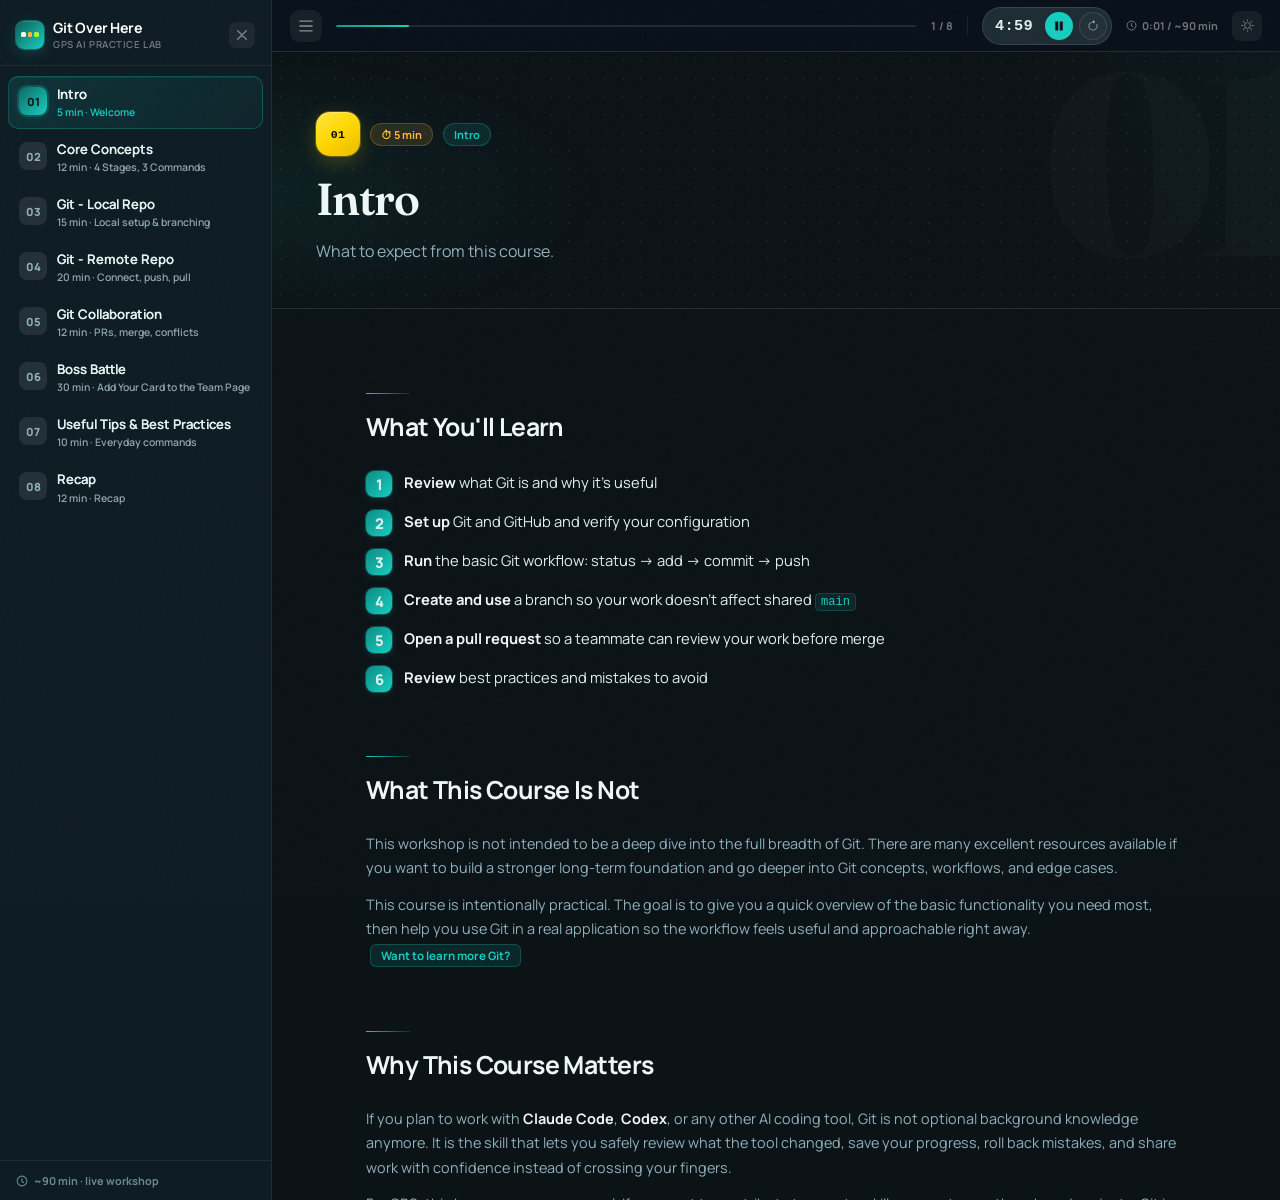
<file: main_shell.html>
<!DOCTYPE html>
<html lang="en" data-theme="dark">
<head>
<meta charset="UTF-8">
<meta name="viewport" content="width=device-width, initial-scale=1.0">
<title>Git Over Here — Session Guide v3</title>
<script src="./head-init.js"></script>
<link rel="preconnect" href="https://fonts.googleapis.com">
<link href="https://fonts.googleapis.com/css2?family=Fraunces:ital,opsz,wght@0,9..144,300;0,9..144,400;0,9..144,600;0,9..144,700;1,9..144,300;1,9..144,700&family=Manrope:wght@400;500;600;700;800&display=swap" rel="stylesheet">
<link rel="stylesheet" href="./styles.css">
</head>
<body>
<div class="app" id="app">
  <aside class="sidebar" id="sidebar">
    <div class="sb-head">
      <div class="sb-brand">
        <div class="sb-mark"><div class="sb-mark-dots"><div class="sb-mark-dot t"></div><div class="sb-mark-dot a"></div><div class="sb-mark-dot l"></div></div></div>
        <div><div class="sb-name">Git Over Here</div><div class="sb-sub">GPS AI Practice Lab</div></div>
      </div>
      <button class="sb-close" id="sbCloseBtn" title="Close menu"><svg width="10" height="10" viewBox="0 0 10 10" fill="currentColor"><path d="M.7.7 9.3 9.3M9.3.7.7 9.3" stroke="currentColor" stroke-width="1.5" stroke-linecap="round"/></svg></button>
    </div>
    <nav class="sb-nav" id="sbNav">
      <button class="sb-item active" data-idx="0"><span class="sb-num">01</span><div class="sb-item-body"><span class="sb-item-title">Intro</span><span class="sb-item-meta">5 min · Welcome</span></div></button>
      <button class="sb-item" data-idx="1"><span class="sb-num">02</span><div class="sb-item-body"><span class="sb-item-title">Core Concepts</span><span class="sb-item-meta">12 min · 4 Stages, 3 Commands</span></div></button>
      <button class="sb-item" data-idx="2"><span class="sb-num">03</span><div class="sb-item-body"><span class="sb-item-title">Git - Local Repo</span><span class="sb-item-meta">15 min · Local setup &amp; branching</span></div></button>
      <button class="sb-item" data-idx="3"><span class="sb-num">04</span><div class="sb-item-body"><span class="sb-item-title">Git - Remote Repo</span><span class="sb-item-meta">20 min · Connect, push, pull</span></div></button>
      <button class="sb-item" data-idx="4"><span class="sb-num">05</span><div class="sb-item-body"><span class="sb-item-title">Git Collaboration</span><span class="sb-item-meta">12 min · PRs, merge, conflicts</span></div></button>
      <button class="sb-item" data-idx="5"><span class="sb-num">06</span><div class="sb-item-body"><span class="sb-item-title">Boss Battle</span><span class="sb-item-meta">30 min · Add Your Card to the Team Page</span></div></button>
      <button class="sb-item" data-idx="6"><span class="sb-num">07</span><div class="sb-item-body"><span class="sb-item-title">Useful Tips &amp; Best Practices</span><span class="sb-item-meta">10 min · Everyday commands</span></div></button>
      <button class="sb-item" data-idx="7"><span class="sb-num">08</span><div class="sb-item-body"><span class="sb-item-title">Recap</span><span class="sb-item-meta">12 min · Recap</span></div></button>
    </nav>
    <div class="sb-foot"><svg width="12" height="12" viewBox="0 0 16 16" fill="none"><circle cx="8" cy="8" r="6.5" stroke="currentColor" stroke-width="1.4"/><path d="M8 5v3.5l2 1.5" stroke="currentColor" stroke-width="1.4" stroke-linecap="round"/></svg>~90 min · live workshop</div>
  </aside>
  <div class="sb-backdrop" id="sbBackdrop"></div>
  <div class="main">
    <header class="topbar">
      <button class="tb-toggle" id="tbToggleBtn" title="Toggle navigation"><svg width="14" height="14" viewBox="0 0 16 16" fill="currentColor"><path d="M1 2.5h14M1 8h14M1 13.5h14" stroke="currentColor" stroke-width="1.5" stroke-linecap="round"/></svg></button>
      <div class="progress-rail"><div class="progress-bar" id="pBar" style="width:12.5%"></div></div>
      <span class="tb-count" id="pCount">1 / 8</span>
      <div class="tb-sep"></div>
      <div class="timer">
        <span class="timer-time" id="timerEl">10:00</span>
        <button class="tcb play" id="playBtn" title="Play / Pause"><svg id="playIcon" width="12" height="12" viewBox="0 0 16 16" fill="currentColor"><path d="M5 3.5l8 4.5-8 4.5V3.5z"/></svg></button>
        <button class="tcb reset" id="resetTimerBtn" title="Reset timer"><svg width="12" height="12" viewBox="0 0 16 16" fill="currentColor"><path d="M8 3a5 5 0 1 0 4.546 2.914.5.5 0 0 1 .908-.417A6 6 0 1 1 8 2v1z"/><path d="M8 4.466V.534a.25.25 0 0 1 .41-.192l2.36 1.966c.12.1.12.284 0 .384L8.41 4.658A.25.25 0 0 1 8 4.466z"/></svg></button>
      </div>
      <div class="tb-session"><svg width="11" height="11" viewBox="0 0 16 16" fill="none"><circle cx="8" cy="8" r="6.5" stroke="currentColor" stroke-width="1.4"/><path d="M8 5v3.5l2 1.5" stroke="currentColor" stroke-width="1.4" stroke-linecap="round"/></svg><span id="sessionEl">0:00 / ~90 min</span></div>
      <button class="theme-btn" id="themeToggleBtn" title="Toggle theme"><svg id="themeIcon" width="13" height="13" viewBox="0 0 16 16" fill="currentColor"><path d="M8 11a3 3 0 1 1 0-6 3 3 0 0 1 0 6m0 1a4 4 0 1 0 0-8 4 4 0 0 0 0 8M8 0a.5.5 0 0 1 .5.5v2a.5.5 0 0 1-1 0v-2A.5.5 0 0 1 8 0m0 13a.5.5 0 0 1 .5.5v2a.5.5 0 0 1-1 0v-2A.5.5 0 0 1 8 13m8-5a.5.5 0 0 1-.5.5h-2a.5.5 0 0 1 0-1h2a.5.5 0 0 1 .5.5M3 8a.5.5 0 0 1-.5.5h-2a.5.5 0 0 1 0-1h2A.5.5 0 0 1 3 8m10.657-5.657a.5.5 0 0 1 0 .707l-1.414 1.415a.5.5 0 1 1-.707-.708l1.414-1.414a.5.5 0 0 1 .707 0m-9.193 9.193a.5.5 0 0 1 0 .707L3.05 13.657a.5.5 0 0 1-.707-.707l1.414-1.414a.5.5 0 0 1 .707 0m9.193 2.121a.5.5 0 0 1-.707 0l-1.414-1.414a.5.5 0 0 1 .707-.707l1.414 1.414a.5.5 0 0 1 0 .707M4.464 4.465a.5.5 0 0 1-.707 0L2.343 3.05a.5.5 0 1 1 .707-.707l1.414 1.414a.5.5 0 0 1 0 .708"/></svg></button>
    </header>
    <div class="content" id="viewport">
      <!-- LESSONS INJECTED BELOW -->
            <!-- LESSONS START: generated from lessons/*.html -->
      <!-- LESSONS END: generated from lessons/*.html -->
<div id="modal-defs" hidden>
  <div id="modal-origin">
    <div class="modal-title">What does "origin" mean?</div>
    <div class="modal-body">
      <p><strong>origin</strong> is just a nickname — the default name Git gives to the remote repository you cloned from. It is not a special command or a fixed rule.</p>
      <p style="margin-top:10px">When you run <code>git clone https://github.com/org/repo.git</code>, Git automatically creates a remote named <code>origin</code> pointing to that URL. So when you later run <code>git push origin main</code>, you are saying: "push my commits to the remote called origin, onto the branch called main."</p>
      <p style="margin-top:10px">You can see all your remotes and their URLs by running <code>git remote -v</code> in your terminal.</p>
    </div>
    <div class="modal-resources">
      <span class="modal-res-label">Learn More</span>
      <a href="https://git-scm.com/docs/git-remote" target="_blank" rel="noreferrer" class="modal-res-link">Git remote documentation →</a>
      <a href="https://docs.github.com/en/get-started/getting-started-with-git/about-remote-repositories" target="_blank" rel="noreferrer" class="modal-res-link">GitHub: About remote repositories →</a>
    </div>
  </div>
  <div id="modal-cd">
    <div class="modal-title">What does <code>cd</code> do?</div>
    <div class="modal-body">
      <p><strong>cd</strong> stands for "change directory." It moves your terminal into a folder — the same way double-clicking a folder in Finder or File Explorer opens it.</p>
      <p style="margin-top:10px">Common uses:</p>
      <ul style="margin-top:6px;padding-left:16px;display:grid;gap:4px;font-size:.84rem">
        <li><code>cd my-folder</code> — move into a folder named "my-folder"</li>
        <li><code>cd ..</code> — move up one level (to the parent folder)</li>
        <li><code>cd ~</code> — jump back to your home directory</li>
      </ul>
      <p style="margin-top:10px">To see where you currently are, run <code>pwd</code> (Mac/Linux) or type <code>cd</code> with no arguments (Windows).</p>
    </div>
  </div>
  <div id="modal-staging-why">
    <div class="modal-title">Why does Git have a staging area?</div>
    <div class="modal-body">
      <p>Most save systems are all-or-nothing. Git's staging area gives you a "review queue" before you lock in a commit.</p>
      <p style="margin-top:10px"><strong>Real scenario:</strong> You edited three files today — two are part of one bug fix, and one is an unrelated experiment. Without staging, you'd have to commit all three together, making your history hard to read.</p>
      <p style="margin-top:10px">With staging, you <code>git add</code> the two related files, commit them as a clean, focused snapshot, then decide what to do with the third separately.</p>
      <p style="margin-top:10px">Think of it like putting items in a cart before checkout — you can review and remove before finalizing.</p>
    </div>
    <div class="modal-resources">
      <span class="modal-res-label">Learn More</span>
      <a href="https://git-scm.com/about/staging-area" target="_blank" rel="noreferrer" class="modal-res-link">Git: About the staging area →</a>
    </div>
  </div>
  <div id="modal-ssh">
    <div class="modal-title">SSH Keys vs. Personal Access Tokens</div>
    <div class="modal-body">
      <p>Both methods authenticate you to GitHub — they're just different approaches with different tradeoffs.</p>
      <p style="margin-top:10px"><strong>Personal Access Token (PAT):</strong> A long string you paste as your "password" when Git asks. Easy to set up in 2 minutes. You may need to re-enter it depending on your credential settings.</p>
      <p style="margin-top:10px"><strong>SSH Key:</strong> A key pair generated on your machine. Once you add your public key to GitHub, Git never asks for credentials again. Takes ~5 minutes to set up but saves time long-term.</p>
      <p style="margin-top:10px">For this workshop: PAT is faster. For regular daily use: SSH is smoother.</p>
    </div>
    <div class="modal-resources">
      <span class="modal-res-label">Learn More</span>
      <a href="https://docs.github.com/en/authentication/connecting-to-github-with-ssh" target="_blank" rel="noreferrer" class="modal-res-link">GitHub: Connecting with SSH →</a>
      <a href="https://docs.github.com/en/authentication/keeping-your-account-and-data-secure/creating-a-personal-access-token" target="_blank" rel="noreferrer" class="modal-res-link">GitHub: Creating a PAT →</a>
    </div>
  </div>
  <div id="modal-gitswitch">
    <div class="modal-title"><code>git switch</code> — the modern alternative</div>
    <div class="modal-body">
      <p>Modern Git (2.23+) introduced <code>git switch</code> as a cleaner, more focused alternative to <code>git checkout</code> for working with branches.</p>
      <p style="margin-top:10px">They are equivalent:</p>
      <ul style="margin-top:6px;padding-left:16px;display:grid;gap:4px;font-size:.84rem">
        <li><code>git checkout -b feature/name</code> ≡ <code>git switch -c feature/name</code></li>
        <li><code>git checkout main</code> ≡ <code>git switch main</code></li>
      </ul>
      <p style="margin-top:10px">This guide uses <code>git checkout</code> because it works in all Git versions. If you see <code>git switch</code> in other tutorials, it's doing the same thing.</p>
    </div>
  </div>
  <div id="modal-gitignore">
    <div class="modal-title">What is <code>.gitignore</code>?</div>
    <div class="modal-body">
      <p>A <code>.gitignore</code> file tells Git which files to never track — even if they exist in your project folder.</p>
      <p style="margin-top:10px">Common entries: <code>.env</code> files with secrets, <code>node_modules/</code>, compiled output, OS junk like <code>.DS_Store</code>.</p>
      <p style="margin-top:10px">Without it, <code>git add .</code> can accidentally stage things you never want in version control. It's one of the first files most developers add to a new project.</p>
    </div>
    <div class="modal-resources">
      <span class="modal-res-label">Learn More</span>
      <a href="https://git-scm.com/docs/gitignore" target="_blank" rel="noreferrer" class="modal-res-link">Git: gitignore documentation →</a>
    </div>
  </div>
  <div id="modal-local-repo-basics">
    <div class="modal-title">Working With a Local Repository</div>
    <div class="modal-body">
      <p>A local repository is the copy of your project that lives on your machine. This is where you initialize Git, inspect file changes, stage work, create commits, and create branches before anything is shared remotely.</p>
      <p style="margin-top:10px">That means a lot of Git happens without the internet. You can make commits, inspect history, and organize work locally first, then connect the repository to GitHub later when you are ready to push.</p>
      <p style="margin-top:10px">If the local workflow makes sense to you, the remote and collaboration workflow becomes much easier to understand.</p>
    </div>
    <div class="modal-resources">
      <span class="modal-res-label">Learn More</span>
      <a href="https://git-scm.com/book/en/v2/Git-Basics-Getting-a-Git-Repository" target="_blank" rel="noreferrer" class="modal-res-link">Git Book: Getting a Git Repository →</a>
      <a href="https://git-scm.com/docs/gittutorial" target="_blank" rel="noreferrer" class="modal-res-link">Git official tutorial →</a>
    </div>
  </div>
  <div id="modal-gps-learning-path">
    <div class="modal-title">Where to Learn More About Source Control</div>
    <div class="modal-body">
      <p>If you want to build a stronger foundation in source control after this workshop, start in the <strong><a href="https://cloud.uipath.com/gpstools/apps_/default/run/production/fee0bce6-9eb7-4ffd-aa92-72fe9e2766e7/6e573f8c-e041-4d31-916d-2c26c91fb5fc/ID0c0d6df7b11e4d1c9fea3f32a0fcd457?el=VB&amp;uts=true" target="_blank" rel="noreferrer">GPS AI Learning Hub</a></strong>.</p>
      <p style="margin-top:10px">The path to look for is:</p>
      <p style="margin-top:10px"><code>GPS AI Learning Hub → AI Skill Domains → AI Builder</code></p>
      <p style="margin-top:10px">That path is a good place to continue upskilling on Git and source control concepts beyond the practical overview covered in this course.</p>
    </div>
  </div>
</div>

<script src="./app.js"></script>
</body>
</html>
</file>
<file: styles.css>
/* ── TOKENS ───────────────────────────────────────────────── */
:root {
  --teal:         #17cdbf;
  --teal-deep:    #0d6b65;
  --teal-soft:    rgba(23,205,191,0.11);
  --teal-mid:     rgba(23,205,191,0.24);
  --amber:        #ffb938;
  --amber-deep:   #7a4c0d;
  --amber-soft:   rgba(255,185,56,0.12);
  --yellow:       #FFD600;
  --yellow-soft:  rgba(255,214,0,0.10);
  --yellow-mid:   rgba(255,214,0,0.26);
  --yellow-deep:  #6b5a00;
  --magenta:      #E91E8C;
  --magenta-soft: rgba(233,30,140,0.09);
  --magenta-mid:  rgba(233,30,140,0.22);
  --magenta-deep: #8c0f53;
  --lime:         #b7ef3a;
  --lime-soft:    rgba(183,239,58,0.10);
  --red-soft:     rgba(239,68,68,0.10);
  --red-border:   rgba(239,68,68,0.26);
  --r-xl:18px;--r-lg:14px;--r-md:10px;--r-sm:7px;
}
/* Dark theme (default) */
:root {
  --bg:#0c1317;--bg-2:#111c22;--surface:#18232a;--surface-2:#1e2c34;--surface-3:#243038;
  --ink:#dff0ee;--ink-strong:#edf7f5;--muted:#6b8a93;--muted-2:#4e6872;
  --line:rgba(255,255,255,0.07);--line-hi:rgba(255,255,255,0.11);
  --shadow:0 8px 32px rgba(0,0,0,0.4);--shadow-sm:0 2px 12px rgba(0,0,0,0.28);
  --topbar-bg:#09111a;--sidebar-bg:#0e1c24;--code-bg:#08101a;--code-ink:#c4e4e0;
}
html[data-theme='light'] {
  --bg:#f4f1eb;--bg-2:#ece8e0;--surface:#fffdf9;--surface-2:#f6f3ec;--surface-3:#ede9e0;
  --ink:#182126;--ink-strong:#0e161a;--muted:#5e6d74;--muted-2:#a0b0b6;
  --line:rgba(24,33,38,0.09);--line-hi:rgba(24,33,38,0.16);
  --shadow:0 8px 32px rgba(24,33,38,0.09);--shadow-sm:0 2px 12px rgba(24,33,38,0.07);
  --topbar-bg:#182126;--sidebar-bg:#111e26;--code-bg:#182126;--code-ink:#c4e4e0;
  --teal-soft:rgba(23,205,191,0.09);--teal-mid:rgba(23,205,191,0.20);
  --amber-soft:rgba(255,185,56,0.10);--yellow-soft:rgba(255,214,0,0.13);--yellow-mid:rgba(255,214,0,0.30);
}

/* ── RESET ────────────────────────────────────────────────── */
*,*::before,*::after{box-sizing:border-box;margin:0;padding:0}
html,body{height:100%;overflow:hidden}
body{font-family:'Manrope',system-ui,sans-serif;background:var(--bg);color:var(--ink);-webkit-font-smoothing:antialiased}
body::after{content:'';position:fixed;inset:0;background-image:url("data:image/svg+xml,%3Csvg viewBox='0 0 256 256' xmlns='http://www.w3.org/2000/svg'%3E%3Cfilter id='n'%3E%3CfeTurbulence type='fractalNoise' baseFrequency='0.9' numOctaves='4' stitchTiles='stitch'/%3E%3C/filter%3E%3Crect width='100%25' height='100%25' filter='url(%23n)'/%3E%3C/svg%3E");opacity:.026;pointer-events:none;z-index:9999;mix-blend-mode:overlay}
a{color:var(--teal);text-decoration:none}
html[data-theme='light'] a{color:var(--teal-deep)}

/* ── APP SHELL ────────────────────────────────────────────── */
.app{display:flex;height:100vh;overflow:hidden}

/* ── SIDEBAR ──────────────────────────────────────────────── */
.sidebar{width:272px;flex-shrink:0;background:var(--sidebar-bg);border-right:1px solid var(--line);display:flex;flex-direction:column;overflow:hidden;transition:width .28s cubic-bezier(.4,0,.2,1),opacity .22s;z-index:40}
html[data-sidebar='closed'] .sidebar{width:0;opacity:0;pointer-events:none}
.sb-head{flex-shrink:0;padding:18px 16px 14px;border-bottom:1px solid var(--line);display:flex;align-items:center;justify-content:space-between;gap:10px}
.sb-brand{display:flex;align-items:center;gap:9px}
.sb-mark{width:28px;height:28px;border-radius:8px;background:linear-gradient(135deg,#0d5e58,var(--teal));display:flex;align-items:center;justify-content:center;flex-shrink:0;box-shadow:0 0 0 1px rgba(23,205,191,.3),0 3px 10px rgba(23,205,191,.18)}
.sb-mark-dots{display:flex;gap:2px}
.sb-mark-dot{width:4.5px;height:4.5px;border-radius:1.5px}
.sb-mark-dot.t{background:rgba(255,255,255,.92)}.sb-mark-dot.a{background:var(--amber)}.sb-mark-dot.l{background:var(--lime)}
.sb-name{font-family:'Fraunces',Georgia,serif;font-size:.88rem;font-weight:700;color:#fff;letter-spacing:-.01em}
.sb-sub{font-size:.6rem;font-weight:600;color:rgba(255,255,255,.42);letter-spacing:.06em;text-transform:uppercase;margin-top:1px}
.sb-close{width:26px;height:26px;border-radius:7px;border:none;background:rgba(255,255,255,.06);color:rgba(255,255,255,.4);display:grid;place-items:center;cursor:pointer;flex-shrink:0;font-size:1rem;transition:all .13s}
.sb-close:hover{background:rgba(255,255,255,.12);color:#fff}
.sb-nav{flex:1;overflow-y:auto;padding:10px 8px}
.sb-nav::-webkit-scrollbar{width:3px}
.sb-nav::-webkit-scrollbar-thumb{background:var(--line-hi);border-radius:2px}
.sb-item{width:100%;display:flex;align-items:flex-start;gap:10px;padding:9px 10px;border-radius:10px;border:1px solid transparent;background:transparent;color:var(--ink);cursor:pointer;text-align:left;transition:background .13s;margin-bottom:2px;appearance:none;-webkit-appearance:none;font:inherit}
.sb-item:hover{background:rgba(255,255,255,.05)}
.sb-item.active{background:var(--teal-soft);border-color:var(--teal-mid)}
.sb-item.active .sb-num{background:var(--teal);color:var(--bg);box-shadow:0 0 0 2px rgba(23,205,191,.25)}
.sb-item.visited:not(.active) .sb-num{background:rgba(23,205,191,.12);color:var(--teal);border:1px solid var(--teal-mid)}
.sb-num{width:28px;height:28px;border-radius:8px;background:var(--surface-3);color:var(--muted);display:grid;place-items:center;font-size:.7rem;font-weight:800;flex-shrink:0;margin-top:1px;transition:all .15s}
.sb-item-body{flex:1;min-width:0;color:#dff0ee !important;-webkit-text-fill-color:#dff0ee !important;opacity:1 !important;filter:none !important;mix-blend-mode:normal !important}
.sb-item .sb-item-title{display:block;font-size:.82rem;font-weight:600;color:#dff0ee !important;line-height:1.3;white-space:nowrap;overflow:hidden;text-overflow:ellipsis;transition:color .13s;-webkit-text-fill-color:#dff0ee !important;opacity:1 !important;filter:none !important;mix-blend-mode:normal !important;text-shadow:0 0 0 currentColor}
.sb-item.active .sb-item-title{color:#edf7f5 !important;-webkit-text-fill-color:#edf7f5 !important}
.sb-item.visited:not(.active) .sb-item-title{color:#edf7f5 !important;-webkit-text-fill-color:#edf7f5 !important}
.sb-item .sb-item-meta{font-size:.65rem;color:#8ea5ad !important;font-weight:600;margin-top:2px;display:block;-webkit-text-fill-color:#8ea5ad !important;opacity:1 !important;filter:none !important;mix-blend-mode:normal !important}
.sb-item.active .sb-item-meta{color:var(--teal) !important;-webkit-text-fill-color:var(--teal) !important}
html[data-theme='light'] .sb-sub{color:rgba(255,255,255,.42)}
html[data-theme='light'] .sb-item-body{color:#dff0ee !important;-webkit-text-fill-color:#dff0ee !important}
html[data-theme='light'] .sb-item .sb-item-title{color:#dff0ee !important;-webkit-text-fill-color:#dff0ee !important}
html[data-theme='light'] .sb-item.active .sb-item-title,
html[data-theme='light'] .sb-item.visited:not(.active) .sb-item-title{color:#edf7f5 !important;-webkit-text-fill-color:#edf7f5 !important}
html[data-theme='light'] .sb-item .sb-item-meta{color:#8ea5ad !important;-webkit-text-fill-color:#8ea5ad !important}
html[data-theme='light'] .sb-item.active .sb-item-meta{color:var(--teal) !important;-webkit-text-fill-color:var(--teal) !important}
.sb-foot{flex-shrink:0;padding:12px 16px;border-top:1px solid var(--line);font-size:.68rem;font-weight:700;color:var(--muted-2);display:flex;align-items:center;gap:6px}
.sb-backdrop{display:none;position:fixed;inset:0;background:rgba(0,0,0,.55);z-index:39;backdrop-filter:blur(2px)}

/* ── MAIN ─────────────────────────────────────────────────── */
.main{flex:1;min-width:0;display:flex;flex-direction:column;overflow:hidden}

/* ── TOPBAR ───────────────────────────────────────────────── */
.topbar{flex-shrink:0;height:52px;background:var(--topbar-bg);border-bottom:1px solid var(--line);display:flex;align-items:center;gap:14px;padding:0 18px;z-index:30}
.tb-toggle{width:32px;height:32px;border-radius:9px;border:none;background:rgba(255,255,255,.06);color:rgba(255,255,255,.5);display:grid;place-items:center;cursor:pointer;flex-shrink:0;transition:all .13s}
.tb-toggle:hover{background:rgba(255,255,255,.12);color:#fff}
.progress-rail{flex:1;height:2px;background:rgba(255,255,255,.10);border-radius:999px;overflow:hidden}
.progress-bar{height:100%;background:var(--teal);border-radius:inherit;transition:width .4s cubic-bezier(.22,.68,0,1.2);box-shadow:0 0 8px rgba(23,205,191,.35)}
.tb-count{font-size:.68rem;font-weight:700;color:rgba(255,255,255,.42);white-space:nowrap;font-variant-numeric:tabular-nums}
.tb-session{display:flex;align-items:center;gap:5px;font-size:.68rem;font-weight:700;color:rgba(255,255,255,.42);flex-shrink:0}
.tb-sep{width:1px;height:18px;background:rgba(255,255,255,.08);flex-shrink:0}
.theme-btn{width:30px;height:30px;border-radius:8px;border:none;background:rgba(255,255,255,.06);color:rgba(255,255,255,.4);display:grid;place-items:center;cursor:pointer;transition:all .13s;flex-shrink:0}
.theme-btn:hover{background:rgba(255,255,255,.11);color:#fff}

/* ── CONTENT ──────────────────────────────────────────────── */
.content{flex:1;overflow-y:auto;overflow-x:hidden;background:var(--bg)}
.content::-webkit-scrollbar{width:4px}
.content::-webkit-scrollbar-thumb{background:var(--line-hi);border-radius:2px}
.lesson{display:none}
.lesson.active{display:block;animation:fadeIn .3s cubic-bezier(.22,.68,0,1.1) both}
@keyframes fadeIn{from{opacity:0;transform:translateY(12px)}to{opacity:1;transform:translateY(0)}}

/* ── LESSON HEADER BAND (pop-art halftone) ────────────────── */
.lesson-header-band{
  padding:40px 32px 28px;
  margin-bottom:0;
  border-bottom:1px solid var(--line);
  background-image:radial-gradient(circle, rgba(255,255,255,0.055) 1px, transparent 1px);
  background-size:16px 16px;
  position:relative;
}
.lesson-body{max-width:820px;margin:0 auto;padding:32px 32px 80px}

/* ── LESSON HEADER ────────────────────────────────────────── */
.lh-eyebrow{display:flex;align-items:center;gap:8px;margin-bottom:14px;flex-wrap:wrap}
.lh-num{
  width:38px;height:38px;border-radius:11px;
  background:var(--yellow);color:#111;
  font-size:.78rem;font-weight:900;
  display:grid;place-items:center;flex-shrink:0;
  box-shadow:3px 3px 0px rgba(0,0,0,0.35);
}
html[data-theme='light'] .lh-num{box-shadow:3px 3px 0px rgba(0,0,0,0.20)}
.time-pill{display:inline-flex;align-items:center;gap:4px;padding:3px 10px;border-radius:999px;background:var(--amber-soft);border:1px solid rgba(255,185,56,.22);color:var(--amber);font-size:.69rem;font-weight:700}
html[data-theme='light'] .time-pill{color:var(--amber-deep)}
.type-pill{display:inline-flex;align-items:center;gap:4px;padding:3px 10px;border-radius:999px;background:var(--teal-soft);border:1px solid var(--teal-mid);color:var(--teal);font-size:.69rem;font-weight:700}
html[data-theme='light'] .type-pill{color:var(--teal-deep)}
.lh-title{font-family:'Fraunces',Georgia,serif;font-size:clamp(1.9rem,4.2vw,2.8rem);font-weight:700;line-height:1.05;letter-spacing:-.03em;color:var(--ink-strong);max-width:820px}
.lh-lead{margin-top:10px;color:var(--muted);font-size:.95rem;line-height:1.65;max-width:560px}

/* ── KEY TAKEAWAY (pop-art yellow) ───────────────────────── */
.key-takeaway{
  margin-top:20px;padding:16px 20px;
  background:var(--yellow-soft);
  border:1px solid var(--yellow-mid);
  border-left:4px solid var(--yellow);
  border-radius:var(--r-md);
}
.kt-label{font-size:.62rem;font-weight:900;text-transform:uppercase;letter-spacing:.13em;color:var(--yellow);display:block;margin-bottom:5px}
html[data-theme='light'] .kt-label{color:var(--yellow-deep)}
.kt-text{font-size:.93rem;line-height:1.6;color:var(--ink-strong);font-weight:500}

/* ── LESSON SECTION ───────────────────────────────────────── */
.ls{margin-top:32px;padding-top:28px;border-top:1px solid var(--line)}
.ls-title{font-family:'Fraunces',Georgia,serif;font-size:1.05rem;font-weight:600;color:var(--ink-strong);margin-bottom:16px;display:flex;align-items:center;gap:9px}
.ls-title::before{content:'';width:3px;height:1.1em;background:var(--teal);border-radius:2px;flex-shrink:0}

/* ── CARDS ────────────────────────────────────────────────── */
.grid{display:grid;gap:13px}
.col2{grid-template-columns:repeat(2,1fr)}
.col3{grid-template-columns:repeat(3,1fr)}
.card{background:var(--surface);border:1px solid var(--line-hi);border-radius:var(--r-xl);padding:20px;box-shadow:var(--shadow-sm)}
.card-label{font-size:.65rem;font-weight:800;text-transform:uppercase;letter-spacing:.10em;color:var(--muted);margin-bottom:11px;display:block}
.card-title{font-family:'Fraunces',Georgia,serif;font-size:1rem;font-weight:600;margin-bottom:11px;color:var(--ink-strong)}

/* ── CONCEPT HERO ─────────────────────────────────────────── */
.concept-hero{background:var(--surface);border:1px solid var(--line-hi);border-radius:var(--r-xl);padding:24px}
.concept-hero-label{font-size:.65rem;font-weight:800;text-transform:uppercase;letter-spacing:.10em;color:var(--teal);margin-bottom:16px;display:block}
html[data-theme='light'] .concept-hero-label{color:var(--teal-deep)}

/* ── FOUR STAGES DIAGRAM ──────────────────────────────────── */
.stages-wrap{display:flex;flex-direction:column;gap:12px}
.stages-row{display:grid;grid-template-columns:repeat(4,1fr);gap:8px}
.stage-box{text-align:center;padding:16px 10px;border-radius:var(--r-lg)}
.stage-box.wd{background:var(--amber-soft);border:1px solid rgba(255,185,56,.22)}
.stage-box.st{background:var(--teal-soft);border:1px solid var(--teal-mid)}
.stage-box.lr{background:var(--surface-2);border:1px solid var(--line-hi)}
.stage-box.rr{background:var(--lime-soft);border:1px solid rgba(183,239,58,.2)}
.stage-icon{font-size:1.4rem;margin-bottom:7px}
.stage-num{font-size:.55rem;font-weight:900;text-transform:uppercase;letter-spacing:.10em;margin-bottom:4px;display:block}
.stage-box.wd .stage-num{color:var(--amber)}
.stage-box.st .stage-num{color:var(--teal)}
.stage-box.lr .stage-num{color:var(--muted)}
.stage-box.rr .stage-num{color:#8fc417}
.stage-name{font-size:.84rem;font-weight:700;display:block;margin-bottom:5px}
.stage-box.wd .stage-name{color:var(--amber)}
.stage-box.st .stage-name{color:var(--teal)}
.stage-box.lr .stage-name{color:var(--ink-strong)}
.stage-box.rr .stage-name{color:#8fc417}
html[data-theme='light'] .stage-box.wd .stage-name,.stage-box.wd .stage-num{color:var(--amber-deep)}
html[data-theme='light'] .stage-box.st .stage-name,.stage-box.st .stage-num{color:var(--teal-deep)}
.stage-desc{font-size:.73rem;color:var(--muted);line-height:1.45}
.commands-row{display:grid;grid-template-columns:repeat(3,1fr);gap:8px}
.cmd-connector{display:flex;flex-direction:column;align-items:center;gap:4px;padding:12px 8px;border-radius:var(--r-lg);background:var(--surface-2);border:1px solid var(--line-hi)}
.cmd-arrow{font-size:.65rem;color:var(--muted);font-weight:700;letter-spacing:.05em}
.cmd-code{font-family:'SF Mono','Fira Code',monospace;font-size:.82rem;font-weight:700;color:var(--teal);background:var(--teal-soft);border:1px solid var(--teal-mid);padding:4px 10px;border-radius:6px}
html[data-theme='light'] .cmd-code{color:var(--teal-deep)}
.cmd-label{font-size:.65rem;color:var(--muted);text-align:center;line-height:1.4}
.pull-note{margin-top:8px;padding:10px 14px;background:var(--surface-2);border:1px solid var(--line-hi);border-radius:var(--r-sm);font-size:.78rem;color:var(--muted);display:flex;align-items:center;gap:8px}
.pull-note strong{color:var(--ink-strong)}

/* ── STEPPER ──────────────────────────────────────────────── */
.stepper{display:flex;flex-direction:column}
.st-step{display:grid;grid-template-columns:40px 1fr;gap:14px}
.st-track{display:flex;flex-direction:column;align-items:center;padding-top:2px}
.st-dot{width:36px;height:36px;border-radius:50%;background:var(--teal);color:var(--bg);display:grid;place-items:center;font-size:.82rem;font-weight:800;flex-shrink:0;box-shadow:0 0 0 3px var(--teal-soft)}
.st-line{flex:1;width:2px;min-height:16px;background:var(--line-hi);margin:6px 0 0;border-radius:1px}
.st-step:last-child .st-line{display:none}
.st-body{padding-bottom:24px}
.st-body h3{font-size:.94rem;font-weight:700;color:var(--ink-strong);margin-bottom:7px}
.st-body .st-desc{font-size:.86rem;color:var(--muted);line-height:1.6;margin-bottom:8px}

/* ── CONCEPT LIST ─────────────────────────────────────────── */
.concept-list{list-style:none;display:grid;gap:12px}
.c-item{display:grid;grid-template-columns:52px 1fr;gap:11px;align-items:start}
.c-icon{
  width:52px;height:52px;border-radius:14px;
  background:rgba(244,241,235,.96);
  border:1px solid rgba(23,205,191,.34);
  box-shadow:0 8px 18px rgba(0,0,0,.18);
  display:grid;place-items:center;flex-shrink:0;margin-top:1px;padding:4px
}
.c-icon-img{
  display:block;width:100%;height:100%;object-fit:contain;
  filter:drop-shadow(0 2px 6px rgba(0,0,0,.16))
}
html[data-theme='light'] .c-icon{
  background:#fffdf9;
  border-color:rgba(23,205,191,.22);
  box-shadow:0 6px 14px rgba(24,33,38,.08);
}
.c-item strong{display:block;font-size:.9rem;font-weight:700;margin-bottom:3px;color:var(--ink-strong)}
.c-item span{color:var(--muted);font-size:.84rem;line-height:1.55}

/* ── STEP LIST ────────────────────────────────────────────── */
.step-list{list-style:none;display:grid;gap:11px}
.step{display:grid;grid-template-columns:32px 1fr;gap:11px;align-items:start}
.step-n{width:32px;height:32px;border-radius:10px;background:var(--surface-3);color:var(--ink);border:1px solid var(--line-hi);display:grid;place-items:center;font-size:.76rem;font-weight:800;flex-shrink:0}
.step-n.teal{background:var(--teal-soft);border-color:var(--teal-mid);color:var(--teal)}
html[data-theme='light'] .step-n.teal{color:var(--teal-deep)}
.step strong{display:block;font-size:.9rem;font-weight:700;margin-bottom:2px;color:var(--ink-strong)}
.step span,.step p{color:var(--muted);font-size:.84rem;line-height:1.5}

/* ── OBJ / CHECK / WARN LISTS ─────────────────────────────── */
.obj-list{list-style:none;display:grid;gap:9px}
.obj-item{display:flex;gap:10px;align-items:flex-start}
.obj-n{width:22px;height:22px;border-radius:7px;background:var(--teal);color:var(--bg);font-size:.63rem;font-weight:800;display:grid;place-items:center;flex-shrink:0;margin-top:2px}
.obj-item span{font-size:.87rem;line-height:1.55;color:var(--ink)}
.obj-item strong{color:var(--ink-strong)}
.check-list,.warn-list{list-style:none;display:grid;gap:7px}
.check-list li,.warn-list li{display:flex;gap:9px;align-items:flex-start;font-size:.87rem;line-height:1.5;color:var(--ink)}
.check-list li::before{content:'✓';width:18px;height:18px;border-radius:6px;background:var(--teal-soft);border:1px solid var(--teal-mid);color:var(--teal);font-size:.62rem;font-weight:800;display:grid;place-items:center;flex-shrink:0;margin-top:1px}
html[data-theme='light'] .check-list li::before{color:var(--teal-deep)}
.interactive-checklist{display:grid;gap:10px}
.task-check{
  display:flex;align-items:flex-start;gap:10px;
  font-size:.87rem;line-height:1.55;color:var(--ink);
}
.task-check input{
  margin-top:2px;flex-shrink:0;
  width:16px;height:16px;accent-color:var(--teal);
}
.task-check span{display:block}
.warn-list li{color:var(--muted)}
.warn-list li::before{content:'!';width:18px;height:18px;border-radius:6px;background:var(--amber-soft);border:1px solid rgba(255,185,56,.22);color:var(--amber);font-size:.62rem;font-weight:800;display:grid;place-items:center;flex-shrink:0;margin-top:1px}
html[data-theme='light'] .warn-list li::before{color:var(--amber-deep)}

/* ── CALLOUTS ─────────────────────────────────────────────── */
.callout{border-radius:var(--r-lg);padding:14px 16px;display:flex;gap:11px;align-items:flex-start}
.callout.tip{background:var(--teal-soft);border:1px solid var(--teal-mid)}
.callout.warn{background:var(--amber-soft);border:1px solid rgba(255,185,56,.22)}
.callout.activity{background:var(--lime-soft);border:1px solid rgba(183,239,58,.22)}
/* New callout types */
.callout.state-check{background:var(--teal-soft);border:1px solid var(--teal-mid)}
.callout.checkpoint{background:var(--yellow-soft);border:2px solid var(--yellow-mid)}
.callout-icon{font-size:1rem;flex-shrink:0;padding-top:1px}
.callout-body{font-size:.87rem;line-height:1.6;color:var(--ink)}
.callout-body strong{display:block;font-weight:700;margin-bottom:2px;color:var(--ink-strong)}
.callout.checkpoint .callout-body strong{color:var(--yellow)}
html[data-theme='light'] .callout.checkpoint .callout-body strong{color:var(--yellow-deep)}

/* ── BEST PRACTICES: COMMON MISTAKES ─────────────────────── */
.mistakes-wrap{display:grid;gap:18px}
.security-rule{
  background:linear-gradient(180deg, rgba(255,185,56,.10), rgba(255,185,56,.07));
  border:1px solid rgba(255,185,56,.28);
  border-radius:var(--r-xl);
  padding:22px 24px;
}
.security-rule-head{display:flex;gap:12px;align-items:flex-start;margin-bottom:10px}
.security-rule-icon{
  width:34px;height:34px;border-radius:10px;
  display:grid;place-items:center;
  background:var(--amber-soft);
  border:1px solid rgba(255,185,56,.26);
  flex-shrink:0;font-size:1rem;
}
.security-rule-title{font-size:1.02rem;font-weight:800;color:var(--ink-strong);line-height:1.3}
.security-rule-copy{font-size:.92rem;line-height:1.72;color:var(--ink);max-width:900px}
.security-rule-actions{margin-top:14px;display:flex;flex-wrap:wrap;gap:10px}
.habit-compare{display:grid;grid-template-columns:repeat(2,1fr);gap:18px}
.habit-panel{
  background:var(--surface);
  border:1px solid var(--line-hi);
  border-radius:var(--r-xl);
  padding:22px 24px;
  box-shadow:var(--shadow-sm);
}
.habit-panel.good{border-color:var(--teal-mid)}
.habit-panel.bad{border-color:rgba(255,185,56,.20)}
.habit-panel-label{
  display:flex;align-items:center;gap:8px;
  font-size:.82rem;font-weight:800;text-transform:uppercase;
  letter-spacing:.10em;margin-bottom:16px;
}
.habit-panel.good .habit-panel-label{color:var(--teal)}
.habit-panel.bad .habit-panel-label{color:var(--amber)}
html[data-theme='light'] .habit-panel.good .habit-panel-label{color:var(--teal-deep)}
html[data-theme='light'] .habit-panel.bad .habit-panel-label{color:var(--amber-deep)}
.habit-list{list-style:none;display:grid;gap:14px;margin:0;padding:0}
.habit-list li{
  display:grid;
  grid-template-columns:24px 1fr;
  gap:12px;
  align-items:start;
  font-size:.91rem;
  line-height:1.62;
}
.habit-mark{
  width:24px;height:24px;border-radius:8px;
  display:grid;place-items:center;
  font-size:.72rem;font-weight:800;
  margin-top:1px;
}
.habit-panel.good .habit-mark{
  background:var(--teal-soft);
  border:1px solid var(--teal-mid);
  color:var(--teal);
}
.habit-panel.bad .habit-mark{
  background:var(--amber-soft);
  border:1px solid rgba(255,185,56,.22);
  color:var(--amber);
}
html[data-theme='light'] .habit-panel.good .habit-mark{color:var(--teal-deep)}
html[data-theme='light'] .habit-panel.bad .habit-mark{color:var(--amber-deep)}
.habit-text{color:var(--ink)}
.habit-panel.bad .habit-text{color:var(--muted)}
.habit-text strong{color:var(--ink-strong);font-weight:700}

/* ── BOSS BATTLE CUSTOMIZATION SPEC ──────────────────────── */
.customize-spec{display:grid;gap:14px;margin-top:8px}
.customize-item{
  display:grid;
  grid-template-columns:28px minmax(120px,180px) 1fr;
  gap:12px;
  align-items:start;
}
.customize-check{
  width:28px;height:28px;border-radius:9px;
  display:grid;place-items:center;
  background:var(--teal-soft);
  border:1px solid var(--teal-mid);
  color:var(--teal);
  font-size:.78rem;font-weight:800;
  margin-top:1px;
}
html[data-theme='light'] .customize-check{color:var(--teal-deep)}
.customize-label{
  font-size:.92rem;
  font-weight:800;
  color:var(--ink-strong);
  line-height:1.45;
  padding-top:2px;
}
.customize-detail{
  font-size:.9rem;
  line-height:1.7;
  color:var(--ink);
}
.customize-note{
  margin-top:8px;
  display:grid;
  gap:8px;
  font-size:.84rem;
  color:var(--muted);
}
.swatch-examples{
  display:flex;
  flex-wrap:wrap;
  gap:8px 10px;
  margin-top:8px;
}
.swatch-chip{
  display:inline-flex;
  align-items:center;
  gap:8px;
  padding:6px 10px;
  border-radius:999px;
  background:var(--surface-2);
  border:1px solid var(--line-hi);
  font-size:.78rem;
  color:var(--ink);
}
.swatch-dot{
  width:12px;height:12px;border-radius:999px;flex-shrink:0;
  border:1px solid rgba(255,255,255,.18);
}

/* ── RENDERED REFERENCE PAGE ─────────────────────────────── */
.reference-doc{
  background:var(--surface);
  border:1px solid var(--line-hi);
  border-radius:var(--r-xl);
  padding:26px 28px;
  box-shadow:var(--shadow-sm);
}
.reference-doc-head{
  display:flex;
  align-items:flex-start;
  justify-content:space-between;
  gap:12px;
  margin-bottom:18px;
  flex-wrap:wrap;
}
.reference-doc-kicker{
  font-size:.68rem;
  font-weight:800;
  text-transform:uppercase;
  letter-spacing:.12em;
  color:var(--teal);
  display:block;
  margin-bottom:8px;
}
html[data-theme='light'] .reference-doc-kicker{color:var(--teal-deep)}
.reference-doc-title{
  font-family:'Fraunces',Georgia,serif;
  font-size:1.28rem;
  font-weight:700;
  color:var(--ink-strong);
  line-height:1.2;
}
.reference-doc-intro{
  margin-top:8px;
  max-width:760px;
  font-size:.92rem;
  line-height:1.7;
  color:var(--muted);
}
.reference-copy-btn{margin-left:0}
.reference-block + .reference-block{
  border-top:1px solid var(--line);
  margin-top:20px;
  padding-top:20px;
}
.reference-block h3{
  font-family:'Fraunces',Georgia,serif;
  font-size:1rem;
  font-weight:700;
  color:var(--ink-strong);
  margin-bottom:10px;
}
.reference-block p{
  font-size:.9rem;
  line-height:1.7;
  color:var(--muted);
  margin:0 0 12px;
}
.reference-block ul,
.reference-block ol{
  margin:0;
  padding-left:20px;
  display:grid;
  gap:8px;
}
.reference-block li{
  font-size:.9rem;
  line-height:1.7;
  color:var(--ink);
}
.reference-block li strong{color:var(--ink-strong)}
.reference-subhead{
  font-size:.78rem;
  font-weight:800;
  text-transform:uppercase;
  letter-spacing:.10em;
  color:var(--muted);
  margin:14px 0 8px;
}
.reference-examples{
  display:grid;
  grid-template-columns:repeat(2,1fr);
  gap:14px;
  margin-top:10px;
}
.reference-example{
  background:var(--surface-2);
  border:1px solid var(--line);
  border-radius:var(--r-md);
  padding:14px 16px;
}
.reference-example.good{border-color:var(--teal-mid)}
.reference-example.bad{border-color:rgba(255,185,56,.22)}
.reference-example-title{
  font-size:.76rem;
  font-weight:800;
  text-transform:uppercase;
  letter-spacing:.10em;
  margin-bottom:8px;
}
.reference-example.good .reference-example-title{color:var(--teal)}
.reference-example.bad .reference-example-title{color:var(--amber)}
html[data-theme='light'] .reference-example.good .reference-example-title{color:var(--teal-deep)}
html[data-theme='light'] .reference-example.bad .reference-example-title{color:var(--amber-deep)}
.reference-example ul{
  padding-left:18px;
  gap:6px;
}

/* ── LESSON PREVIEW (what we'll cover) ───────────────────── */
.lesson-preview{margin-bottom:20px;padding:11px 15px;background:var(--surface-2);border-radius:var(--r-md);border:1px solid var(--line)}
.lp-label{font-size:.6rem;font-weight:900;text-transform:uppercase;letter-spacing:.12em;color:var(--muted);display:block;margin-bottom:7px}
.lp-list{padding:0;list-style:none;display:flex;flex-wrap:wrap;gap:5px;margin:0}
.lp-list li{font-size:.78rem;color:var(--ink);background:var(--surface);border:1px solid var(--line-hi);border-radius:30px;padding:3px 10px}

/* ── LEARN MORE BUTTON ────────────────────────────────────── */
.learn-more-btn{
  display:inline-flex;align-items:center;gap:4px;
  padding:3px 10px;border-radius:6px;
  border:1px solid var(--teal-mid);background:var(--teal-soft);
  color:var(--teal);font-size:.72rem;font-weight:700;
  cursor:pointer;font-family:inherit;transition:all .13s;
  vertical-align:middle;margin-left:4px;
}
.learn-more-btn:hover{background:var(--teal-mid)}
html[data-theme='light'] .learn-more-btn{color:var(--teal-deep)}

/* ── MODAL ────────────────────────────────────────────────── */
.modal-overlay{
  display:none;position:fixed;inset:0;
  background:rgba(0,0,0,0.72);z-index:500;
  align-items:center;justify-content:center;
  backdrop-filter:blur(5px);padding:20px;
}
.modal-overlay.open{display:flex}
.modal-box{
  background:var(--surface);border:1px solid var(--teal-mid);
  border-radius:var(--r-xl);padding:28px 28px 24px;
  max-width:500px;width:100%;position:relative;
  box-shadow:0 24px 64px rgba(0,0,0,0.5),0 0 0 1px var(--teal-soft);
}
.modal-close{position:absolute;top:14px;right:14px;width:30px;height:30px;border-radius:8px;border:none;background:var(--surface-3);color:var(--muted);cursor:pointer;display:grid;place-items:center;font-size:.9rem;transition:all .13s}
.modal-close:hover{background:var(--line-hi);color:var(--ink)}
.modal-title{font-family:'Fraunces',Georgia,serif;font-size:1.15rem;font-weight:700;color:var(--ink-strong);margin-bottom:12px;padding-right:28px}
.modal-body{font-size:.87rem;line-height:1.68;color:var(--muted)}
.modal-body strong{color:var(--ink-strong)}
.modal-body code{color:var(--teal);background:var(--teal-soft);border:1px solid var(--teal-mid);padding:1px 5px;border-radius:4px;font-family:'SF Mono','Fira Code',monospace;font-size:.82em}
html[data-theme='light'] .modal-body code{color:var(--teal-deep)}
.modal-resources{margin-top:14px;padding-top:14px;border-top:1px solid var(--line)}
.modal-res-label{font-size:.62rem;font-weight:900;text-transform:uppercase;letter-spacing:.12em;color:var(--teal);display:block;margin-bottom:8px}
html[data-theme='light'] .modal-res-label{color:var(--teal-deep)}
.modal-res-link{display:block;font-size:.82rem;color:var(--teal);margin-bottom:4px}
html[data-theme='light'] .modal-res-link{color:var(--teal-deep)}

/* ── CODE BLOCK ───────────────────────────────────────────── */
.code-block{background:var(--code-bg);border-radius:var(--r-lg);border:1px solid rgba(255,255,255,.06);overflow:hidden;margin:10px 0}
.code-bar{display:flex;align-items:center;justify-content:space-between;padding:7px 13px;background:rgba(255,255,255,.03);border-bottom:1px solid rgba(255,255,255,.05)}
.code-lang{font-size:.62rem;font-weight:700;text-transform:uppercase;letter-spacing:.10em;color:rgba(255,255,255,.26)}
.copy-btn{display:inline-flex;align-items:center;gap:4px;padding:3px 9px;border-radius:6px;border:1px solid rgba(255,255,255,.10);background:rgba(255,255,255,.04);color:rgba(255,255,255,.4);font-size:.65rem;font-weight:600;cursor:pointer;transition:all .13s;font-family:inherit}
.copy-btn:hover{background:rgba(255,255,255,.10);color:#fff;border-color:rgba(255,255,255,.2)}
.copy-btn.ok{background:rgba(23,205,191,.14);border-color:rgba(23,205,191,.38);color:var(--teal)}
.code-body{padding:14px 16px;overflow-x:auto}
.code-body code{font-family:'SF Mono','Fira Code','Cascadia Code',monospace;font-size:.84rem;line-height:1.85;color:var(--code-ink);white-space:pre;display:block}
.dim{color:rgba(255,255,255,.24)}.hi{color:var(--teal)}.str{color:#a8e6a8}
.inline-code{color:var(--teal);background:rgba(23,205,191,.10);border:1px solid rgba(23,205,191,.18);padding:1px 5px;border-radius:4px;font-family:'SF Mono','Fira Code',monospace;font-size:.82em}
html[data-theme='light'] .inline-code{color:var(--teal-deep)}
.code-output{padding:8px 16px;background:rgba(255,255,255,.03);border-top:1px solid rgba(255,255,255,.05)}
.code-output code{font-family:'SF Mono','Fira Code',monospace;font-size:.78rem;color:rgba(183,239,58,0.8);white-space:pre;display:block;line-height:1.7}

/* ── FLOW ─────────────────────────────────────────────────── */
.flow{display:flex;align-items:center;flex-wrap:wrap;gap:6px;justify-content:center;padding:10px 0}
.flow-node{display:flex;flex-direction:column;align-items:center;gap:3px}
.flow-box{padding:8px 14px;border-radius:9px;font-family:'SF Mono','Fira Code',monospace;font-size:.79rem;font-weight:700;background:var(--surface-2);color:var(--teal);border:1px solid var(--teal-mid);white-space:nowrap}
html[data-theme='light'] .flow-box{color:var(--teal-deep)}
.flow-desc{font-size:.62rem;color:var(--muted);text-align:center}
.flow-arr{color:var(--muted-2);font-size:1rem;align-self:center;padding-bottom:16px}

/* ── COMPARE TABLE ────────────────────────────────────────── */
.ctable{width:100%;border-collapse:collapse;font-size:.84rem}
.ctable th{background:var(--surface-3);color:var(--teal);padding:9px 13px;text-align:left;font-size:.71rem;font-weight:700;border-bottom:1px solid var(--teal-mid)}
html[data-theme='light'] .ctable th{color:var(--teal-deep)}
.ctable th:first-child{border-radius:9px 0 0 0}.ctable th:last-child{border-radius:0 9px 0 0}
.ctable td{padding:9px 13px;border-bottom:1px solid var(--line);line-height:1.45;color:var(--ink)}
.ctable tr:last-child td{border-bottom:none}
.ctable tr:nth-child(even) td{background:var(--teal-soft)}

/* ── KV SPLIT ─────────────────────────────────────────────── */
.kv-block{display:grid;grid-template-columns:1fr 1fr;gap:10px}
.kv-side{padding:14px;border-radius:var(--r-sm)}
.kv-side.teal{background:var(--teal-soft);border:1px solid var(--teal-mid)}
.kv-side.amber{background:var(--amber-soft);border:1px solid rgba(255,185,56,.22)}
.kv-side strong{display:block;font-size:.82rem;margin-bottom:7px}
.kv-side.teal strong{color:var(--teal)}.kv-side.amber strong{color:var(--amber)}
html[data-theme='light'] .kv-side.teal strong{color:var(--teal-deep)}
html[data-theme='light'] .kv-side.amber strong{color:var(--amber-deep)}
.kv-side ul{list-style:none;display:grid;gap:4px}
.kv-side ul li{font-size:.8rem;color:var(--muted)}
.kv-side ul li::before{content:'• '}

/* ── DARK ACTIVITY CARD ───────────────────────────────────── */
.dark-card{background:var(--code-bg);border:1px solid rgba(23,205,191,.15);border-radius:var(--r-xl);padding:24px;box-shadow:var(--shadow)}
.dark-card .card-label{color:var(--teal)}
.act-list{list-style:none;display:grid;gap:13px}
.act-step{display:grid;grid-template-columns:32px 1fr;gap:12px;align-items:start}
.act-n{width:32px;height:32px;border-radius:10px;background:rgba(23,205,191,.14);color:var(--teal);border:1px solid rgba(23,205,191,.28);font-size:.74rem;font-weight:800;display:grid;place-items:center;flex-shrink:0}
.act-step strong{display:block;font-size:.9rem;font-weight:700;color:#e0f4f2;margin-bottom:2px}
.act-step span{color:rgba(255,255,255,.44);font-size:.82rem;line-height:1.5}

/* ── PRACTICE / REVEAL / SUCCESS ─────────────────────────── */
.practice-card{background:linear-gradient(180deg,var(--surface),var(--surface-2));border:1px solid var(--line-hi);border-radius:var(--r-xl);padding:20px;box-shadow:var(--shadow-sm)}
.practice-label{display:inline-flex;align-items:center;gap:6px;font-size:.64rem;font-weight:800;text-transform:uppercase;letter-spacing:.1em;color:var(--teal);margin-bottom:10px}
html[data-theme='light'] .practice-label{color:var(--teal-deep)}
.practice-prompt{font-size:.92rem;line-height:1.6;color:var(--ink-strong);margin-bottom:14px}
.reveal{margin-top:14px;border-radius:12px;border:1px solid var(--line-hi);background:var(--surface-2);overflow:hidden}
.reveal summary{list-style:none;cursor:pointer;padding:12px 14px;font-size:.8rem;font-weight:700;color:var(--ink-strong)}
.reveal summary::-webkit-details-marker{display:none}
.reveal summary::after{content:'+';float:right;color:var(--teal);font-size:1rem;line-height:1}
html[data-theme='light'] .reveal summary::after{color:var(--teal-deep)}
.reveal[open] summary::after{content:'–'}
.reveal-body{padding:0 14px 14px;border-top:1px solid var(--line);font-size:.82rem;line-height:1.6;color:var(--muted)}
.reveal-body strong{color:var(--ink-strong)}
.success-check{margin-top:16px;padding:13px 15px;border-radius:12px;background:var(--teal-soft);border:1px solid var(--teal-mid)}
.success-check strong{display:block;margin-bottom:4px;font-size:.8rem;color:var(--teal)}
html[data-theme='light'] .success-check strong{color:var(--teal-deep)}
.success-check p{font-size:.84rem;line-height:1.55;color:var(--ink)}
.checkpoint-list{list-style:none;display:grid;gap:12px}
.checkpoint{padding:14px 15px;border-radius:12px;background:var(--surface);border:1px solid var(--line-hi)}
.checkpoint-head{display:flex;align-items:center;gap:10px;margin-bottom:6px}
.checkpoint-n{width:28px;height:28px;border-radius:9px;background:var(--teal-soft);border:1px solid var(--teal-mid);color:var(--teal);display:grid;place-items:center;font-size:.72rem;font-weight:800;flex-shrink:0}
html[data-theme='light'] .checkpoint-n{color:var(--teal-deep)}
.checkpoint-title{font-size:.88rem;font-weight:700;color:var(--ink-strong)}
.checkpoint p,.checkpoint li{font-size:.82rem;line-height:1.55;color:var(--muted)}
.checkpoint ul{list-style:none;display:grid;gap:4px;margin-top:7px}
.checkpoint ul li::before{content:'• ';color:var(--teal)}

/* ── STORY QUIZ ───────────────────────────────────────────── */
.story-quiz{margin-top:14px;padding:20px;border-radius:var(--r-xl);background:linear-gradient(180deg,var(--surface),var(--surface-2));border:1px solid var(--line-hi);box-shadow:var(--shadow-sm)}
.story-quiz-actions{display:flex;justify-content:flex-end;margin-bottom:10px}
.story-kicker{display:inline-flex;align-items:center;gap:6px;font-size:.64rem;font-weight:800;text-transform:uppercase;letter-spacing:.1em;color:var(--teal);margin-bottom:10px}
html[data-theme='light'] .story-kicker{color:var(--teal-deep)}
.story-lead{font-size:.91rem;line-height:1.65;color:var(--ink);margin-bottom:14px}
.story-progress{display:flex;align-items:center;justify-content:space-between;gap:10px;margin-bottom:12px;font-size:.75rem;font-weight:700;color:var(--muted)}
.story-progress strong{color:var(--ink-strong)}
.story-progress-side{display:flex;align-items:center;gap:10px;flex-wrap:wrap;justify-content:flex-end}
.story-reset{min-width:auto;padding:7px 12px;font-size:.75rem;border-color:var(--line-hi);background:var(--surface-3);color:var(--ink)}
.story-step{display:none}.story-step.active{display:block}
.story-nav-row{display:flex;align-items:center;justify-content:space-between;gap:10px;margin-top:12px}
.story-back{min-width:110px}
.story-next{min-width:138px}
.story-complete{display:none;margin-top:10px;padding:13px 15px;border-radius:12px;background:var(--teal-soft);border:1px solid var(--teal-mid)}
.story-complete.show{display:block}
.story-complete strong{display:block;margin-bottom:4px;color:var(--teal)}
html[data-theme='light'] .story-complete strong{color:var(--teal-deep)}
.story-complete p{font-size:.84rem;line-height:1.55;color:var(--ink)}
.kc-q-block{background:var(--surface-2);border:1px solid var(--line-hi);border-radius:var(--r-md);padding:16px;margin-bottom:12px}
.kc-q{font-weight:700;font-size:.9rem;margin-bottom:10px;line-height:1.45;color:var(--ink-strong)}
.kc-opts{list-style:none;display:grid;gap:6px}
.kc-opt{display:flex;gap:8px;align-items:center;padding:9px 13px;border-radius:8px;border:1px solid var(--line-hi);background:var(--surface-3);cursor:pointer;font-size:.84rem;color:var(--ink);transition:all .13s;user-select:none}
.kc-opt:hover{border-color:var(--teal);background:var(--teal-soft)}
.kc-opt.correct{border-color:var(--teal);background:var(--teal-soft);color:var(--teal);font-weight:600;cursor:default}
html[data-theme='light'] .kc-opt.correct{color:var(--teal-deep)}
.kc-opt.wrong{border-color:var(--red-border);background:var(--red-soft);color:#f87171;cursor:default}
.kc-opt.dim-out{opacity:.35;cursor:default}
.kc-feedback{margin-top:10px;padding:11px 12px;border-radius:10px;border:1px solid var(--line-hi);background:var(--surface-3);font-size:.82rem;line-height:1.55;color:var(--ink);display:none}
.kc-feedback.show{display:block}
.kc-feedback strong{display:block;margin-bottom:4px}
.kc-feedback.good{border-color:var(--teal-mid);background:var(--teal-soft)}
.kc-feedback.good strong{color:var(--teal)}
html[data-theme='light'] .kc-feedback.good strong{color:var(--teal-deep)}
.kc-feedback.bad{border-color:var(--red-border);background:var(--red-soft)}
.kc-feedback.bad strong{color:#f87171}

/* ── COMMIT MSG ───────────────────────────────────────────── */
.msg-row{display:grid;grid-template-columns:1fr 1fr;gap:12px}
.msg-col-label{font-size:.7rem;font-weight:800;text-transform:uppercase;letter-spacing:.08em;margin-bottom:7px}
.msg-col-label.bad{color:#f87171}.msg-col-label.good{color:var(--teal)}
html[data-theme='light'] .msg-col-label.good{color:var(--teal-deep)}
.msg-examples{display:grid;gap:5px}
.msg-ex{font-family:'SF Mono','Fira Code',monospace;font-size:.79rem;padding:6px 10px;border-radius:6px}
.msg-ex.bad{background:var(--red-soft);border:1px solid var(--red-border);color:#f87171}
.msg-ex.good{background:var(--teal-soft);border:1px solid var(--teal-mid);color:var(--teal)}
html[data-theme='light'] .msg-ex.good{color:var(--teal-deep)}
.msg-rule{margin-top:11px;font-size:.8rem;color:var(--muted);padding:9px 13px;background:var(--surface-2);border:1px solid var(--line);border-radius:8px;line-height:1.6}

/* ── LESSON 8 RECAP ───────────────────────────────────────── */
.recap-section{margin-top:32px;padding-top:28px;border-top:1px solid var(--line)}
.recap-title{font-family:'Fraunces',Georgia,serif;font-size:1.05rem;font-weight:600;color:var(--ink-strong);margin-bottom:16px;display:flex;align-items:center;gap:9px}
.recap-title::before{content:'';width:3px;height:1.1em;background:var(--yellow);border-radius:2px;flex-shrink:0}
.recap-command-grid{display:grid;grid-template-columns:repeat(3,1fr);gap:10px}
.recap-cmd-card{padding:16px 14px;border-radius:var(--r-lg);background:var(--surface);border:1px solid var(--line-hi);text-align:center}
.recap-cmd-code{font-family:'SF Mono','Fira Code',monospace;font-size:.88rem;font-weight:700;color:var(--teal);background:var(--teal-soft);border:1px solid var(--teal-mid);padding:5px 12px;border-radius:7px;display:inline-block;margin-bottom:8px}
html[data-theme='light'] .recap-cmd-code{color:var(--teal-deep)}
.recap-cmd-arrow{font-size:.7rem;color:var(--muted);margin-bottom:6px;display:block}
.recap-cmd-desc{font-size:.75rem;color:var(--muted);line-height:1.45}
.recap-rules-grid{display:grid;gap:9px}
.recap-rule{display:grid;grid-template-columns:28px 1fr;gap:10px;align-items:start;padding:12px 14px;border-radius:var(--r-md);background:var(--surface);border:1px solid var(--line-hi)}
.recap-rule-n{width:28px;height:28px;border-radius:8px;background:var(--yellow-soft);border:1px solid var(--yellow-mid);color:var(--yellow);font-size:.7rem;font-weight:900;display:grid;place-items:center;flex-shrink:0}
html[data-theme='light'] .recap-rule-n{color:var(--yellow-deep)}
.recap-rule-body strong{display:block;font-size:.88rem;font-weight:700;color:var(--ink-strong);margin-bottom:2px}
.recap-rule-body span{font-size:.8rem;color:var(--muted);line-height:1.45}
.next-steps-grid{display:grid;grid-template-columns:1fr 1fr;gap:10px;margin-top:0}
.next-step-card{padding:16px;border-radius:var(--r-lg);background:var(--surface);border:1px solid var(--line-hi)}
.next-step-card strong{display:block;font-size:.88rem;font-weight:700;color:var(--ink-strong);margin-bottom:5px}
.next-step-card p{font-size:.8rem;color:var(--muted);line-height:1.5}

/* ── BOTTOMBAR ────────────────────────────────────────────── */
.bottombar{flex-shrink:0;height:62px;background:var(--topbar-bg);border-top:1px solid var(--line);display:flex;align-items:center;gap:12px;padding:0 18px;z-index:30}
.nav-btn{display:inline-flex;align-items:center;gap:5px;padding:8px 18px;border-radius:999px;border:1px solid var(--line-hi);background:var(--surface-2);color:var(--ink);font-size:.82rem;font-weight:600;cursor:pointer;transition:all .13s;font-family:inherit;flex-shrink:0}
.nav-btn:hover:not(:disabled){border-color:var(--teal);background:var(--teal-soft);color:var(--teal)}
html[data-theme='light'] .nav-btn:hover:not(:disabled){color:var(--teal-deep)}
.nav-btn:disabled{opacity:.25;cursor:default}
.nav-btn.primary{background:var(--teal);color:var(--bg);border-color:var(--teal);box-shadow:0 0 0 1px rgba(23,205,191,.3),0 3px 14px rgba(23,205,191,.22)}
.nav-btn.primary:hover:not(:disabled){background:#13b8ab;border-color:#13b8ab;color:var(--bg)}
.nav-btn.primary:disabled{background:var(--surface-2);border-color:var(--line-hi);color:var(--muted);box-shadow:none}
.section-mid{flex:1;text-align:center;overflow:hidden;min-width:0}
.mid-label{font-size:.6rem;font-weight:700;text-transform:uppercase;letter-spacing:.09em;color:rgba(255,255,255,.42)}
.mid-name{font-family:'Fraunces',Georgia,serif;font-size:.86rem;font-weight:600;margin-top:1px;color:#edf7f5 !important;white-space:nowrap;overflow:hidden;text-overflow:ellipsis;-webkit-text-fill-color:#edf7f5 !important}
.timer{display:flex;align-items:center;gap:6px;background:var(--surface-2);border:1px solid var(--line-hi);border-radius:999px;padding:4px 4px 4px 12px;flex-shrink:0}
.timer-time{font-family:'SF Mono','Fira Code',monospace;font-size:.96rem;font-weight:700;color:var(--ink);min-width:44px;letter-spacing:.02em;font-variant-numeric:tabular-nums;transition:color .3s}
.timer-time.warn{color:var(--amber)}
html[data-theme='light'] .timer-time.warn{color:var(--amber-deep)}
.timer-time.danger{color:#f87171}
.tcb{width:28px;height:28px;border-radius:999px;border:none;display:grid;place-items:center;cursor:pointer;transition:all .13s;flex-shrink:0}
.tcb.play{background:var(--teal);color:var(--bg)}
.tcb.play:hover{background:#13b8ab;box-shadow:0 0 0 3px rgba(23,205,191,.18)}
.tcb.reset{background:var(--surface-3);color:var(--muted);border:1px solid var(--line-hi)}
.tcb.reset:hover{color:var(--ink)}

/* ── DESKTOP MIN HEIGHT ───────────────────────────────────── */
@media(min-width:901px){
  html,body{
    height:auto;
    min-height:1200px;
    overflow:auto;
  }
  .app{
    min-height:1200px;
    height:max(100vh, 1200px);
  }
  .sidebar,
  .main{
    min-height:1200px;
  }
}

/* ── RESPONSIVE ───────────────────────────────────────────── */
@media(max-width:900px){
  .sidebar{position:fixed;left:0;top:0;bottom:0;transform:translateX(-100%);width:272px!important;opacity:1!important;pointer-events:auto!important;transition:transform .28s cubic-bezier(.4,0,.2,1);z-index:100}
  html[data-sidebar='open'] .sidebar{transform:translateX(0)}
  .sb-backdrop{display:block;opacity:0;pointer-events:none;transition:opacity .28s}
  html[data-sidebar='open'] .sb-backdrop{opacity:1;pointer-events:auto}
}
@media(max-width:640px){
  .lesson-header-band{padding:28px 18px 20px}
  .lesson-body{padding:24px 18px 80px}
  .col2,.col3,.recap-command-grid,.next-steps-grid{grid-template-columns:1fr}
  .kv-block,.stages-row{grid-template-columns:repeat(2,1fr)}
  .commands-row{grid-template-columns:1fr}
  .msg-row{grid-template-columns:1fr}
  .habit-compare{grid-template-columns:1fr}
  .customize-item{grid-template-columns:28px 1fr}
  .customize-label{padding-top:0}
  .customize-detail{grid-column:2}
  .reference-examples{grid-template-columns:1fr}
  .lh-title{font-size:1.75rem}
}

/* ═══════════════════════════════════════════════════════════════
   PREMIUM DESIGN UPGRADE — EDITORIAL DARK
   ═══════════════════════════════════════════════════════════════ */

/* ── LESSON HEADER BAND ─────────────────────────────────────── */
.lesson-header-band{
  padding:52px 40px 36px;
  overflow:hidden;
  background:
    radial-gradient(ellipse 55% 90% at 0% 55%, rgba(23,205,191,0.07) 0%, transparent 60%),
    radial-gradient(circle, rgba(255,255,255,0.042) 1px, transparent 1px);
  background-size:auto,18px 18px;
  border-bottom:1px solid var(--line-hi);
}
.lesson-header-band::before{
  content:attr(data-lesson-num);
  position:absolute;
  right:-10px;top:-20px;
  font-family:'Fraunces',Georgia,serif;
  font-size:260px;font-weight:900;line-height:1;
  color:rgba(255,255,255,0.018);
  pointer-events:none;user-select:none;
  letter-spacing:-0.06em;
}
html[data-theme='light'] .lesson-header-band{
  background:
    radial-gradient(ellipse 55% 90% at 0% 55%, rgba(23,205,191,0.05) 0%, transparent 60%),
    radial-gradient(circle, rgba(0,0,0,0.04) 1px, transparent 1px);
  background-size:auto,18px 18px;
}
html[data-theme='light'] .lesson-header-band::before{color:rgba(0,0,0,0.04)}

/* ── LESSON NUMBER BADGE ────────────────────────────────────── */
.lh-num{
  width:44px;height:44px;border-radius:14px;
  background:linear-gradient(145deg,#FFE540,#FFD600,#E8BA00);
  color:#0a0c06;
  font-family:'SF Mono','Fira Code',monospace;
  font-size:.72rem;font-weight:900;
  display:grid;place-items:center;flex-shrink:0;
  box-shadow:0 0 0 1px rgba(255,214,0,0.28),0 6px 20px rgba(255,214,0,0.22),inset 0 1px 0 rgba(255,255,255,0.28);
  letter-spacing:.04em;
}
html[data-theme='light'] .lh-num{
  box-shadow:0 0 0 1px rgba(255,214,0,0.4),0 6px 20px rgba(255,214,0,0.18),inset 0 1px 0 rgba(255,255,255,0.35);
}

/* ── SECTION TITLE ──────────────────────────────────────────── */
.ls-title{letter-spacing:-0.01em}
.ls-title::before{
  background:linear-gradient(180deg,var(--teal),rgba(23,205,191,0.22));
  width:3.5px;
}

/* ── CARDS — elevated ───────────────────────────────────────── */
.card{
  background:linear-gradient(160deg,var(--surface) 0%,var(--surface-2) 100%);
  border:1px solid var(--line-hi);
  border-radius:var(--r-xl);
  padding:22px 24px;
  box-shadow:var(--shadow-sm),inset 0 1px 0 rgba(255,255,255,0.045);
  position:relative;
}

/* ── CALLOUTS — full redesign ───────────────────────────────── */
.callout{
  border-radius:var(--r-lg);
  padding:18px 20px;
  display:flex;gap:14px;align-items:flex-start;
  position:relative;overflow:hidden;
}
.callout.tip{
  background:linear-gradient(135deg,rgba(23,205,191,0.11) 0%,rgba(23,205,191,0.04) 100%);
  border:1px solid rgba(23,205,191,0.22);
  border-left:3px solid var(--teal);
  box-shadow:inset 0 1px 0 rgba(23,205,191,0.09),0 2px 14px rgba(23,205,191,0.06);
}
.callout.warn{
  background:linear-gradient(135deg,rgba(255,185,56,0.12) 0%,rgba(255,185,56,0.04) 100%);
  border:1px solid rgba(255,185,56,0.26);
  border-left:3px solid var(--amber);
  box-shadow:inset 0 1px 0 rgba(255,185,56,0.10),0 2px 14px rgba(255,185,56,0.07);
}
.callout.activity{
  background:linear-gradient(135deg,rgba(183,239,58,0.10) 0%,rgba(183,239,58,0.03) 100%);
  border:1px solid rgba(183,239,58,0.24);
  border-left:3px solid var(--lime);
  box-shadow:inset 0 1px 0 rgba(183,239,58,0.08),0 2px 14px rgba(183,239,58,0.04);
}
.callout.state-check{
  background:linear-gradient(135deg,rgba(23,205,191,0.08) 0%,rgba(23,205,191,0.03) 100%);
  border:1px solid rgba(23,205,191,0.18);
  border-left:3px solid rgba(23,205,191,0.55);
  box-shadow:inset 0 1px 0 rgba(23,205,191,0.07);
}
.callout.checkpoint{
  background:linear-gradient(135deg,rgba(255,214,0,0.10) 0%,rgba(255,214,0,0.04) 100%);
  border:1px solid rgba(255,214,0,0.22);
  border-left:3px solid var(--yellow);
  box-shadow:inset 0 1px 0 rgba(255,214,0,0.08),0 2px 14px rgba(255,214,0,0.05);
}
/* light mode callout overrides */
html[data-theme='light'] .callout.tip{background:linear-gradient(135deg,rgba(23,205,191,0.08),rgba(23,205,191,0.02))}
html[data-theme='light'] .callout.warn{background:linear-gradient(135deg,rgba(255,185,56,0.09),rgba(255,185,56,0.02))}
html[data-theme='light'] .callout.activity{background:linear-gradient(135deg,rgba(183,239,58,0.09),rgba(183,239,58,0.02))}
html[data-theme='light'] .callout.checkpoint{background:linear-gradient(135deg,rgba(255,214,0,0.09),rgba(255,214,0,0.02))}

/* ── STEPPER — ring + gradient dots ─────────────────────────── */
.st-dot{
  width:38px;height:38px;border-radius:50%;
  background:linear-gradient(145deg,#14b5a9,var(--teal));
  color:#071210;
  display:grid;place-items:center;
  font-size:.78rem;font-weight:900;flex-shrink:0;
  box-shadow:0 0 0 3px var(--bg),0 0 0 5px rgba(23,205,191,0.22),0 4px 16px rgba(23,205,191,0.14);
  letter-spacing:.02em;
}
html[data-theme='light'] .st-dot{
  box-shadow:0 0 0 3px var(--bg),0 0 0 5px rgba(23,205,191,0.25),0 4px 16px rgba(23,205,191,0.10);
}
.st-line{
  flex:1;width:2px;min-height:16px;
  background:linear-gradient(180deg,rgba(23,205,191,0.28),rgba(23,205,191,0.05));
  margin:6px 0 0;border-radius:1px;
}

/* ── CODE BLOCKS — premium terminal ─────────────────────────── */
.code-block{
  background:#050d13;
  border-radius:var(--r-lg);
  border:1px solid rgba(23,205,191,0.14);
  overflow:hidden;margin:10px 0;
  box-shadow:0 6px 30px rgba(0,0,0,0.38),inset 0 1px 0 rgba(23,205,191,0.06);
}
.code-bar{
  display:flex;align-items:center;justify-content:space-between;
  padding:9px 14px;
  background:rgba(23,205,191,0.038);
  border-bottom:1px solid rgba(23,205,191,0.09);
  gap:10px;
}
.code-bar::before{
  content:'';
  width:46px;height:8px;flex-shrink:0;
  background:
    radial-gradient(circle at 4px 50%, rgba(239,68,68,0.55) 3.5px, transparent 4px),
    radial-gradient(circle at 20px 50%, rgba(255,185,56,0.45) 3.5px, transparent 4px),
    radial-gradient(circle at 36px 50%, rgba(183,239,58,0.4) 3.5px, transparent 4px);
}
.code-lang{
  font-size:.6rem;font-weight:700;text-transform:uppercase;letter-spacing:.12em;
  color:rgba(23,205,191,0.42);flex:1;
}
.code-body{padding:16px 18px;overflow-x:auto}
.code-body code{line-height:1.9}
.code-output{
  padding:9px 18px;
  background:rgba(183,239,58,0.025);
  border-top:1px solid rgba(183,239,58,0.07);
}
.copy-btn{
  display:inline-flex;align-items:center;gap:4px;
  padding:4px 10px;border-radius:6px;
  border:1px solid rgba(23,205,191,0.15);
  background:rgba(23,205,191,0.06);
  color:rgba(23,205,191,0.48);
  font-size:.65rem;font-weight:600;cursor:pointer;
  transition:all .15s;font-family:inherit;flex-shrink:0;
}
.copy-btn:hover{background:rgba(23,205,191,0.13);border-color:rgba(23,205,191,0.3);color:var(--teal)}
.copy-btn.ok{background:rgba(23,205,191,0.16);border-color:rgba(23,205,191,0.42);color:var(--teal)}

/* ── KEY TAKEAWAY — signature ───────────────────────────────── */
.key-takeaway{
  margin-top:40px;padding:22px 26px;
  background:linear-gradient(135deg,rgba(255,214,0,0.09),rgba(255,214,0,0.03));
  border:1px solid rgba(255,214,0,0.16);
  border-left:4px solid var(--yellow);
  border-radius:var(--r-md);position:relative;overflow:hidden;
  box-shadow:inset 0 1px 0 rgba(255,214,0,0.08);
}
.key-takeaway::after{
  content:'';position:absolute;
  top:-30px;right:-30px;
  width:100px;height:100px;
  background:radial-gradient(circle,rgba(255,214,0,0.10),transparent 70%);
  pointer-events:none;
}
.kt-label{font-size:.6rem;font-weight:900;text-transform:uppercase;letter-spacing:.16em;color:var(--yellow);display:block;margin-bottom:6px}
html[data-theme='light'] .kt-label{color:var(--yellow-deep)}

/* ── PROGRESS BAR — glow ────────────────────────────────────── */
.progress-bar{
  height:100%;
  background:linear-gradient(90deg,rgba(23,205,191,0.65),var(--teal));
  border-radius:inherit;
  transition:width .5s cubic-bezier(.22,.68,0,1.2);
  box-shadow:0 0 16px rgba(23,205,191,0.52);
}

/* ── PRIMARY BUTTON — gradient ──────────────────────────────── */
.nav-btn.primary{
  background:linear-gradient(135deg,#0d8c84,var(--teal));
  color:#071210;
  border:1px solid rgba(23,205,191,0.45);
  box-shadow:0 0 0 1px rgba(23,205,191,0.16),0 4px 20px rgba(23,205,191,0.22);
  font-weight:700;letter-spacing:.01em;
}
.nav-btn.primary:hover:not(:disabled){
  background:linear-gradient(135deg,#0fa89d,#1adcce);
  box-shadow:0 0 0 1px rgba(23,205,191,0.28),0 6px 26px rgba(23,205,191,0.28);
  color:#071210;
}

/* ── SIDEBAR — elevated active state ───────────────────────── */
.sb-item.active{
  background:linear-gradient(135deg,rgba(23,205,191,0.13),rgba(23,205,191,0.05));
  border-color:rgba(23,205,191,0.26);
  box-shadow:inset 0 1px 0 rgba(23,205,191,0.10);
}
.sb-item.active .sb-num{
  background:linear-gradient(135deg,#0d6b65,var(--teal));
  color:#071210;
  box-shadow:0 0 0 2px rgba(23,205,191,0.2),0 2px 10px rgba(23,205,191,0.16);
}
.sb-mark{
  box-shadow:0 0 0 1px rgba(23,205,191,0.38),0 4px 16px rgba(23,205,191,0.2),inset 0 1px 0 rgba(255,255,255,0.12);
}

/* ── STORY QUIZ & OPTIONS — elevated ───────────────────────── */
.story-quiz{
  margin-top:16px;padding:24px;border-radius:var(--r-xl);
  background:linear-gradient(160deg,var(--surface),var(--surface-2));
  border:1px solid var(--line-hi);
  box-shadow:var(--shadow-sm),inset 0 1px 0 rgba(255,255,255,0.04);
}
.kc-opt{
  border-radius:10px;
  border:1px solid var(--line-hi);
  background:linear-gradient(160deg,var(--surface-3),var(--surface-2));
  transition:all .15s;
}
.kc-opt:hover{
  border-color:rgba(23,205,191,0.30);
  background:linear-gradient(135deg,rgba(23,205,191,0.09),rgba(23,205,191,0.04));
  box-shadow:0 0 0 1px rgba(23,205,191,0.10);
}
.kc-opt.correct{
  border-color:rgba(23,205,191,0.42);
  background:linear-gradient(135deg,rgba(23,205,191,0.12),rgba(23,205,191,0.05));
  box-shadow:0 0 0 1px rgba(23,205,191,0.14);
}

/* ── CONCEPT HERO & STAGE BOXES ─────────────────────────────── */
.concept-hero{
  background:linear-gradient(160deg,var(--surface),var(--surface-2));
  border:1px solid var(--line-hi);border-radius:var(--r-xl);padding:26px 28px;
  box-shadow:var(--shadow-sm),inset 0 1px 0 rgba(255,255,255,0.04);
}
.stage-box.wd{background:linear-gradient(145deg,rgba(255,185,56,0.12),rgba(255,185,56,0.05))}
.stage-box.st{background:linear-gradient(145deg,rgba(23,205,191,0.12),rgba(23,205,191,0.05))}
.stage-box.lr{background:linear-gradient(145deg,var(--surface-2),var(--surface-3))}
.stage-box.rr{background:linear-gradient(145deg,rgba(183,239,58,0.12),rgba(183,239,58,0.05))}

/* ── RECAP kv-card (defined here, not in original) ──────────── */
.kv-card{
  padding:20px 22px;border-radius:var(--r-lg);
  background:linear-gradient(160deg,var(--surface),var(--surface-2));
  border:1px solid var(--line-hi);
  box-shadow:var(--shadow-sm);
  display:flex;flex-direction:column;gap:8px;
}
.kv-icon{font-size:1.4rem}
.kv-label{font-size:.82rem;font-weight:800;display:block}
.kv-desc{font-size:.8rem;color:var(--muted);line-height:1.55}

/* ── REFERENCE DOC & LESSON PREVIEW — elevated ──────────────── */
.reference-doc{
  background:linear-gradient(160deg,var(--surface),var(--surface-2));
  border:1px solid var(--line-hi);border-radius:var(--r-xl);padding:28px 30px;
  box-shadow:var(--shadow-sm),inset 0 1px 0 rgba(255,255,255,0.04);
}
.lesson-preview{
  margin-bottom:24px;padding:14px 18px;
  background:linear-gradient(135deg,var(--surface-2),var(--surface-3));
  border-radius:var(--r-md);border:1px solid var(--line-hi);
  box-shadow:inset 0 1px 0 rgba(255,255,255,0.03);
}
.lp-list li{
  background:linear-gradient(135deg,var(--surface),var(--surface-2));
  border:1px solid var(--line-hi);border-radius:30px;padding:4px 12px;font-size:.77rem;
}

/* ── CONTENT AREA — depth gradient ─────────────────────────── */
.content{
  background:
    radial-gradient(ellipse 50% 55% at 100% 0%, rgba(23,205,191,0.025) 0%, transparent 55%),
    var(--bg);
}

/* ── TOPBAR / BOTTOMBAR — refined chrome ────────────────────── */
.topbar{
  background:linear-gradient(90deg,var(--topbar-bg) 0%,rgba(9,17,26,0.97) 100%);
  border-bottom:1px solid var(--line-hi);
}
.bottombar{
  background:linear-gradient(90deg,var(--topbar-bg) 0%,rgba(9,17,26,0.97) 100%);
  border-top:1px solid var(--line-hi);
}

/* ── FADE IN — smoother ─────────────────────────────────────── */
@keyframes fadeIn{from{opacity:0;transform:translateY(14px)}to{opacity:1;transform:translateY(0)}}
.lesson.active{animation:fadeIn .34s cubic-bezier(.22,.68,0,1.1) both}

/* ═══════════════════════════════════════════════════════════════
   EDITORIAL POLISH V2 — LAYOUT, RHYTHM & CUSTOM CONTROLS
   Widens the reading column, dramatises section titles, replaces
   all native form controls, and dials spacing up to eleven.
   ═══════════════════════════════════════════════════════════════ */

/* ── Wider reading column + generous padding ───────────────── */
.lesson-body{
  max-width:900px;
  padding:44px 40px 100px;
}

/* ── Lesson header — more breathing room ───────────────────── */
.lesson-header-band{padding:60px 44px 44px}
.lh-eyebrow{margin-bottom:20px;gap:10px}
.lh-title{
  margin-top:18px;
  font-weight:600;
  letter-spacing:-0.036em;
  line-height:1.04;
}
.lh-lead{
  margin-top:16px;
  font-size:1rem;
  line-height:1.62;
  max-width:640px;
  color:var(--muted);
}

/* ── Section rhythm — whitespace, not borders ──────────────── */
.ls{
  margin-top:64px;
  padding-top:0;
  border-top:none;
  position:relative;
}
.ls:first-child{margin-top:0}
.lesson-preview + .ls,
.lesson-header-band + .lesson-body .ls:first-child{margin-top:40px}

/* ── Section title — editorial display typography ──────────── */
.ls-title{
  font-family:'Fraunces',Georgia,serif;
  font-size:clamp(1.45rem,2.6vw,1.85rem);
  font-weight:500;
  line-height:1.1;
  letter-spacing:-0.028em;
  color:var(--ink-strong);
  margin-bottom:28px;
  display:flex;
  flex-direction:column;
  align-items:flex-start;
  gap:0;
  font-variation-settings:"opsz" 96;
}
.ls-title::before{
  content:'';
  display:block;
  width:44px;
  height:1px;
  background:linear-gradient(90deg,var(--teal) 0%,rgba(23,205,191,0.15) 100%);
  margin-bottom:18px;
  border-radius:0;
  flex-shrink:0;
}

/* ── Card — generous padding, rounder corners ──────────────── */
.card{
  padding:28px 30px;
  border-radius:18px;
}

/* ── Card label — SF Mono eyebrow with tick ────────────────── */
.card-label{
  font-family:'SF Mono','Fira Code',ui-monospace,monospace;
  font-size:.64rem;
  font-weight:700;
  letter-spacing:0.16em;
  text-transform:uppercase;
  color:var(--muted);
  margin-bottom:18px;
  display:flex;
  align-items:center;
  gap:10px;
}
.card-label::before{
  content:'';
  width:14px;
  height:1px;
  background:var(--teal);
  flex-shrink:0;
}

/* ── Custom checkboxes — appearance:none + SVG tick ────────── */
.interactive-checklist{
  display:grid;
  gap:10px;
  margin-top:6px;
}
.task-check{
  display:flex;
  align-items:flex-start;
  gap:14px;
  padding:14px 16px;
  border-radius:12px;
  background:linear-gradient(160deg,var(--surface-2),var(--surface-3));
  border:1px solid var(--line);
  cursor:pointer;
  transition:border-color .18s,background .18s;
  position:relative;
}
.task-check:hover{
  border-color:rgba(23,205,191,0.22);
  background:linear-gradient(160deg,rgba(23,205,191,0.045),rgba(23,205,191,0.015));
}
.task-check input{
  appearance:none;
  -webkit-appearance:none;
  width:22px;
  height:22px;
  border-radius:7px;
  border:1.5px solid var(--line-hi);
  background:var(--surface);
  flex-shrink:0;
  margin:0;
  cursor:pointer;
  transition:all .2s;
  background-repeat:no-repeat;
  background-position:center;
  background-size:0;
  box-shadow:inset 0 1px 0 rgba(255,255,255,0.04);
}
.task-check input:hover{border-color:rgba(23,205,191,0.4)}
.task-check input:checked{
  background-color:var(--teal);
  background-image:url("data:image/svg+xml;utf8,%3Csvg xmlns='http://www.w3.org/2000/svg' viewBox='0 0 16 16'%3E%3Cpath fill='none' stroke='%23071210' stroke-width='2.5' stroke-linecap='round' stroke-linejoin='round' d='M3.5 8.5l3 3 6-7'/%3E%3C/svg%3E");
  background-size:13px 13px;
  border-color:var(--teal);
  box-shadow:0 0 0 3px rgba(23,205,191,0.2),0 2px 10px rgba(23,205,191,0.28);
}
.task-check span{
  flex:1;
  font-size:.93rem;
  line-height:1.6;
  color:var(--ink);
  padding-top:1px;
  transition:color .18s;
}
.task-check:has(input:checked){
  border-color:rgba(23,205,191,0.32);
  background:linear-gradient(160deg,rgba(23,205,191,0.07),rgba(23,205,191,0.025));
}
.task-check:has(input:checked) span{color:var(--muted)}

/* ── Reveal / accordion — transparent when closed, surface when open ── */
.reveal{
  margin-top:10px;
  border-radius:12px;
  border:1px solid var(--line);
  background:transparent;
  overflow:hidden;
  transition:background .22s,border-color .22s;
}
.reveal:hover{border-color:var(--line-hi)}
.reveal[open]{
  background:var(--surface-2);
  border-color:var(--line-hi);
}
.reveal summary{
  padding:14px 18px;
  font-size:.86rem;
  font-weight:600;
  color:var(--ink);
  display:flex;
  align-items:center;
  justify-content:space-between;
  gap:14px;
  list-style:none;
  cursor:pointer;
  transition:color .15s;
}
.reveal summary::-webkit-details-marker{display:none}
.reveal summary::after{
  content:'';
  width:18px;
  height:18px;
  background-image:url("data:image/svg+xml;utf8,%3Csvg xmlns='http://www.w3.org/2000/svg' viewBox='0 0 16 16'%3E%3Cpath fill='none' stroke='%2317cdbf' stroke-width='1.8' stroke-linecap='round' stroke-linejoin='round' d='M4 6l4 4 4-4'/%3E%3C/svg%3E");
  background-repeat:no-repeat;
  background-position:center;
  transition:transform .3s cubic-bezier(.4,0,.2,1);
  flex-shrink:0;
  float:none;
  color:transparent;
  font-size:0;
}
.reveal[open] summary::after{transform:rotate(180deg)}
.reveal-body{
  padding:2px 18px 18px;
  border-top:none;
  font-size:.87rem;
  line-height:1.75;
  color:var(--muted);
}

/* ── Callouts — more padding, better hierarchy ─────────────── */
.callout{padding:20px 22px;gap:14px}
.callout-icon{
  font-size:1.15rem;
  line-height:1;
  padding-top:1px;
  flex-shrink:0;
}
.callout-body{
  font-size:.93rem;
  line-height:1.7;
  color:var(--ink);
}
.callout-body strong{
  display:block;
  font-family:'Fraunces',Georgia,serif;
  font-size:1.06rem;
  font-weight:600;
  margin-bottom:6px;
  letter-spacing:-0.01em;
  color:var(--ink-strong);
}

/* ── Key takeaway — signature moment ───────────────────────── */
.key-takeaway{
  margin-top:44px;
  padding:28px 32px;
  border-radius:14px;
}
.kt-label{
  font-family:'SF Mono','Fira Code',ui-monospace,monospace;
  font-size:.62rem;
  font-weight:700;
  letter-spacing:0.18em;
  margin-bottom:10px;
}
.kt-text{
  font-family:'Fraunces',Georgia,serif;
  font-size:1.05rem;
  font-weight:400;
  line-height:1.6;
  color:var(--ink-strong);
  font-variation-settings:"opsz" 48;
}
.kt-text strong{font-weight:600;color:var(--ink-strong)}

/* ── Lesson preview — more air ─────────────────────────────── */
.lesson-preview{
  margin-bottom:36px;
  padding:18px 22px;
}
.lp-label{
  font-family:'SF Mono','Fira Code',ui-monospace,monospace;
  font-size:.6rem;
  letter-spacing:0.18em;
  margin-bottom:10px;
}
.lp-list{gap:6px}
.lp-list li{padding:5px 13px;font-size:.78rem}

/* ── Stepper — more vertical space per step ────────────────── */
.st-body{padding-bottom:30px}
.st-body h3{
  font-family:'Fraunces',Georgia,serif;
  font-size:1.06rem;
  font-weight:600;
  letter-spacing:-0.01em;
  margin-bottom:8px;
}
.st-body .st-desc{
  font-size:.9rem;
  line-height:1.68;
  color:var(--muted);
  margin-bottom:10px;
}

/* ── Objective list — refined number badge ─────────────────── */
.obj-list{display:grid;gap:12px}
.obj-item{gap:12px;align-items:flex-start}
.obj-n{
  width:26px;height:26px;
  border-radius:8px;
  font-size:.7rem;
  margin-top:1px;
  background:linear-gradient(135deg,#0d8c84,var(--teal));
  color:#071210;
  box-shadow:0 0 0 1px rgba(23,205,191,0.3),0 2px 8px rgba(23,205,191,0.14);
}
.obj-item span{font-size:.92rem;line-height:1.65}

/* ── Check / warn lists — polished ─────────────────────────── */
.check-list,.warn-list{gap:10px}
.check-list li,.warn-list li{font-size:.92rem;line-height:1.62;gap:12px}
.check-list li::before,.warn-list li::before{
  width:20px;height:20px;
  border-radius:7px;
  font-size:.68rem;
  margin-top:2px;
}

/* ── Concept list — airier ─────────────────────────────────── */
.concept-list{gap:16px}
.c-item{grid-template-columns:52px 1fr;gap:14px}
.c-icon{width:52px;height:52px;border-radius:14px;padding:4px}
.c-item strong{
  font-family:'Fraunces',Georgia,serif;
  font-size:.98rem;
  font-weight:600;
  margin-bottom:4px;
}
.c-item span{font-size:.88rem;line-height:1.6}

/* ── Table — breathing cells ───────────────────────────────── */
.ctable{font-size:.88rem}
.ctable th{padding:12px 16px;font-size:.72rem;letter-spacing:.08em}
.ctable td{padding:12px 16px;line-height:1.5}

/* ── Grid — wider gutters ──────────────────────────────────── */
.grid{gap:16px}

/* ── Body text everywhere — better leading ─────────────────── */
.card p,.reference-block p{line-height:1.72}

/* ── Mobile — tighten up ───────────────────────────────────── */
@media(max-width:640px){
  .lesson-body{padding:28px 20px 80px}
  .lesson-header-band{padding:32px 22px 28px}
  .card{padding:22px 22px}
  .ls{margin-top:44px}
  .ls-title{font-size:1.3rem}
  .ls-title::before{width:32px;margin-bottom:14px}
  .key-takeaway{padding:22px 22px}
}

/* ═══════════════════════════════════════════════════════════════
   V3 — READABILITY FIXES
   Keep Fraunces only for the hero lesson title (opsz:96 is ornate
   and wrong for navigable headings). Manrope for everything else.
   ═══════════════════════════════════════════════════════════════ */
.ls-title{
  font-family:'Manrope',system-ui,sans-serif;
  font-size:clamp(1.3rem,2.3vw,1.55rem);
  font-weight:700;
  line-height:1.18;
  letter-spacing:-0.024em;
  font-variation-settings:normal;
}
.kt-text{
  font-family:'Manrope',system-ui,sans-serif;
  font-size:1rem;
  font-weight:500;
  line-height:1.62;
  font-variation-settings:normal;
}
.st-body h3{
  font-family:'Manrope',system-ui,sans-serif;
  font-size:1rem;
  font-weight:700;
  letter-spacing:-0.012em;
}
.c-item strong{
  font-family:'Manrope',system-ui,sans-serif;
  font-size:.95rem;
  font-weight:700;
  letter-spacing:-0.012em;
}
.callout-body strong{
  font-family:'Manrope',system-ui,sans-serif;
  font-size:1rem;
  font-weight:700;
  letter-spacing:-0.01em;
}
.recap-title{
  font-family:'Manrope',system-ui,sans-serif;
  font-size:1.15rem;
  font-weight:700;
  letter-spacing:-0.018em;
}
.card-title{
  font-family:'Manrope',system-ui,sans-serif;
  font-weight:700;
  letter-spacing:-0.012em;
}
.reference-doc-title{
  font-family:'Manrope',system-ui,sans-serif;
  font-weight:700;
  letter-spacing:-0.018em;
}
.reference-block h3{
  font-family:'Manrope',system-ui,sans-serif;
  font-weight:700;
  letter-spacing:-0.012em;
}
.modal-title{
  font-family:'Manrope',system-ui,sans-serif;
  font-weight:700;
  letter-spacing:-0.014em;
}
.mid-name{
  font-family:'Manrope',system-ui,sans-serif;
  font-weight:600;
}
.sb-name{
  font-family:'Manrope',system-ui,sans-serif;
  font-weight:700;
  letter-spacing:-0.014em;
}

/* ═══════════════════════════════════════════════════════════════
   V3 — PIPELINE DIAGRAM
   Replaces the 4-box + 3-box grid with a vertical timeline.
   ═══════════════════════════════════════════════════════════════ */
.pipeline{padding:4px 0 0;position:relative}
.pipeline-track{list-style:none;padding:0;margin:0;position:relative}

/* Vertical rail threading through all numbered nodes */
.pipeline-track::before{
  content:'';
  position:absolute;
  left:23px;
  top:32px;
  bottom:32px;
  width:1.5px;
  background:linear-gradient(180deg,
    rgba(23,205,191,0.45) 0%,
    rgba(23,205,191,0.18) 50%,
    rgba(23,205,191,0.45) 100%);
  border-radius:2px;
}

.pipe-step{
  display:flex;
  align-items:flex-start;
  gap:22px;
  padding:12px 0;
  position:relative;
}
.pipe-step-num{
  font-family:'SF Mono','Fira Code',ui-monospace,monospace;
  font-size:.9rem;
  font-weight:800;
  color:var(--teal);
  width:48px;
  height:48px;
  border-radius:50%;
  background:var(--bg);
  border:1.5px solid var(--teal);
  display:grid;
  place-items:center;
  flex-shrink:0;
  letter-spacing:.02em;
  position:relative;
  z-index:1;
  box-shadow:0 0 0 4px var(--bg),0 0 22px rgba(23,205,191,0.18);
}
html[data-theme='light'] .pipe-step-num{color:var(--teal-deep);border-color:var(--teal-deep)}
.pipe-step-body{flex:1;padding-top:10px;min-width:0}
.pipe-step-name{
  font-family:'Manrope',system-ui,sans-serif;
  font-size:1.12rem;
  font-weight:700;
  letter-spacing:-0.02em;
  color:var(--ink-strong);
  margin:0 0 6px;
  line-height:1.2;
}
.pipe-step-desc{
  font-size:.92rem;
  line-height:1.65;
  color:var(--muted);
  max-width:560px;
  margin:0;
}

/* Transition — command sits on the rail between stages */
.pipe-transition{
  display:flex;
  align-items:center;
  flex-wrap:wrap;
  gap:12px;
  padding:6px 0 6px 76px;
  position:relative;
}
.pipe-cmd{
  font-family:'SF Mono','Fira Code',ui-monospace,monospace;
  font-size:.82rem;
  font-weight:700;
  color:var(--teal);
  background:rgba(23,205,191,0.09);
  border:1px solid rgba(23,205,191,0.26);
  padding:4px 11px;
  border-radius:6px;
  flex-shrink:0;
  letter-spacing:-0.01em;
  white-space:nowrap;
}
html[data-theme='light'] .pipe-cmd{color:var(--teal-deep)}
.pipe-transition-hint{
  font-size:.82rem;
  line-height:1.5;
  color:var(--muted-2);
  font-weight:500;
}

/* Reverse flow — git pull as a separate amber callout */
.pipe-reverse{
  margin-top:24px;
  padding:18px 22px;
  background:linear-gradient(135deg,rgba(255,185,56,0.09),rgba(255,185,56,0.03));
  border:1px solid rgba(255,185,56,0.22);
  border-left:3px solid var(--amber);
  border-radius:12px;
  display:flex;
  gap:14px;
  align-items:flex-start;
}
.pipe-reverse-icon{
  font-size:1.2rem;
  color:var(--amber);
  line-height:1;
  padding-top:1px;
  flex-shrink:0;
  font-family:'SF Mono',ui-monospace,monospace;
}
html[data-theme='light'] .pipe-reverse-icon{color:var(--amber-deep)}
.pipe-reverse-body{flex:1;display:flex;flex-wrap:wrap;align-items:baseline;gap:10px}
.pipe-cmd-alt{
  color:var(--amber);
  background:rgba(255,185,56,0.11);
  border-color:rgba(255,185,56,0.32);
}
html[data-theme='light'] .pipe-cmd-alt{color:var(--amber-deep)}
.pipe-reverse-hint{
  font-size:.9rem;
  line-height:1.62;
  color:var(--ink);
}

@media(max-width:640px){
  .pipeline-track::before{left:19px}
  .pipe-step{gap:16px}
  .pipe-step-num{width:40px;height:40px;font-size:.78rem}
  .pipe-step-body{padding-top:6px}
  .pipe-step-name{font-size:1.04rem}
  .pipe-transition{padding-left:54px}
}

/* ═══════════════════════════════════════════════════════════════
   V3 — BRANCHING SECTION
   No outer card; actual branch diagram SVG; typographic
   comparison instead of two emoji callouts.
   ═══════════════════════════════════════════════════════════════ */

.ls-lead{
  font-size:.97rem;
  line-height:1.7;
  color:var(--muted);
  max-width:640px;
  margin:0 0 28px;
}

.branch-diagram{
  margin:24px 0 32px;
  padding:28px 28px 22px;
  background:linear-gradient(160deg,var(--surface),var(--surface-2));
  border:1px solid var(--line);
  border-radius:14px;
  box-shadow:inset 0 1px 0 rgba(255,255,255,0.045);
}
.branch-diagram svg{
  width:100%;
  max-width:560px;
  height:auto;
  display:block;
  margin:0 auto 18px;
}
.branch-diagram figcaption{
  font-size:.84rem;
  line-height:1.6;
  color:var(--muted-2);
  max-width:520px;
  margin:0 auto;
  text-align:center;
}
.branch-diagram figcaption code{
  font-family:'SF Mono','Fira Code',ui-monospace,monospace;
  font-size:.78rem;
  color:var(--teal);
  background:rgba(23,205,191,0.08);
  padding:1px 6px;
  border-radius:4px;
  font-weight:700;
}
html[data-theme='light'] .branch-diagram figcaption code{color:var(--teal-deep)}

.branch-compare{
  display:grid;
  grid-template-columns:1fr 1fr;
  gap:44px;
  margin:28px 0;
  position:relative;
}
.branch-compare::before{
  content:'';
  position:absolute;
  top:6px;
  bottom:6px;
  left:50%;
  width:1px;
  background:linear-gradient(180deg,transparent 0%,var(--line-hi) 15%,var(--line-hi) 85%,transparent 100%);
  transform:translateX(-50%);
}

.branch-side{padding:0 4px}
.branch-side-label{
  display:inline-flex;
  align-items:center;
  gap:10px;
  font-family:'Manrope',system-ui,sans-serif;
  font-size:.78rem;
  font-weight:800;
  letter-spacing:.1em;
  text-transform:uppercase;
  margin-bottom:12px;
}
.branch-side-label::before{
  content:'';
  width:10px;
  height:10px;
  border-radius:2px;
  flex-shrink:0;
}
.branch-side-label--bad{color:var(--amber)}
.branch-side-label--bad::before{
  background:var(--amber);
  box-shadow:0 0 0 3px rgba(255,185,56,0.18);
}
.branch-side-label--good{color:var(--teal)}
.branch-side-label--good::before{
  background:var(--teal);
  box-shadow:0 0 0 3px rgba(23,205,191,0.18);
}
html[data-theme='light'] .branch-side-label--bad{color:var(--amber-deep)}
html[data-theme='light'] .branch-side-label--good{color:var(--teal-deep)}
.branch-side p{
  font-size:.93rem;
  line-height:1.68;
  color:var(--ink);
  margin:0;
  max-width:340px;
}

.branch-convention{
  margin:24px 0 0;
  padding:18px 0 0;
  border-top:1px solid var(--line);
  font-size:.9rem;
  line-height:1.65;
  color:var(--muted);
}
.convention-label{
  font-family:'SF Mono','Fira Code',ui-monospace,monospace;
  font-size:.62rem;
  font-weight:800;
  letter-spacing:0.18em;
  text-transform:uppercase;
  color:var(--teal);
  margin-right:12px;
  display:inline-flex;
  align-items:center;
  gap:8px;
}
.convention-label::before{
  content:'';
  width:14px;
  height:1px;
  background:var(--teal);
}
html[data-theme='light'] .convention-label{color:var(--teal-deep)}

@media(max-width:640px){
  .branch-diagram{padding:20px 18px 16px}
  .branch-compare{grid-template-columns:1fr;gap:24px}
  .branch-compare::before{display:none}
  .branch-side{border-left:2px solid var(--line);padding-left:16px}
  .branch-side p{max-width:none}
}

/* ═══════════════════════════════════════════════════════════════
   V4 — VISUAL POLISH: CALLOUT COLORS, CARD DEPTH, CONSISTENCY
   Fixes checkpoint → magenta, upgrades card surfaces, unifies
   strong-label colors per callout type, lifts progress checklist.
   ═══════════════════════════════════════════════════════════════ */

/* ── CHECKPOINT callout — magenta, not yellow ────────────────── */
.callout.checkpoint{
  background:linear-gradient(135deg,rgba(233,30,140,0.10) 0%,rgba(233,30,140,0.04) 100%);
  border:1px solid rgba(233,30,140,0.22);
  border-left:3px solid var(--magenta);
  box-shadow:inset 0 1px 0 rgba(233,30,140,0.08),0 2px 14px rgba(233,30,140,0.06);
}
html[data-theme='light'] .callout.checkpoint{
  background:linear-gradient(135deg,rgba(233,30,140,0.07) 0%,rgba(233,30,140,0.02) 100%);
}
.callout.checkpoint .callout-body strong{color:var(--magenta) !important}
html[data-theme='light'] .callout.checkpoint .callout-body strong{color:var(--magenta-deep) !important}

/* ── Per-callout accent colors for strong labels ─────────────── */
.callout.tip .callout-body strong{color:var(--teal) !important}
html[data-theme='light'] .callout.tip .callout-body strong{color:var(--teal-deep) !important}
.callout.warn .callout-body strong{color:var(--amber) !important}
html[data-theme='light'] .callout.warn .callout-body strong{color:var(--amber-deep) !important}
.callout.state-check .callout-body strong{color:var(--teal) !important}
html[data-theme='light'] .callout.state-check .callout-body strong{color:var(--teal-deep) !important}
.callout.activity .callout-body strong{color:var(--lime) !important}
html[data-theme='light'] .callout.activity .callout-body strong{color:#5a9400 !important}

/* ── LESSON PREVIEW — teal-accented top strip ────────────────── */
.lesson-preview{
  border-top:2px solid rgba(23,205,191,0.35);
  background:linear-gradient(180deg,rgba(23,205,191,0.05) 0%,rgba(23,205,191,0.01) 100%);
  border-left:none;border-right:none;border-bottom:1px solid var(--line);
  border-radius:0;
  padding:16px 0 20px;
  margin-bottom:52px;
}
.lp-label{color:var(--teal) !important;font-family:'SF Mono','Fira Code',ui-monospace,monospace !important}
html[data-theme='light'] .lp-label{color:var(--teal-deep) !important}
.lp-list li{
  background:rgba(23,205,191,0.07);
  border-color:rgba(23,205,191,0.20);
  color:var(--ink);
}
html[data-theme='light'] .lp-list li{background:rgba(23,205,191,0.06)}

/* ── KV CARDS (L8 stage recap) — gradient surface + glow top ─── */
.kv-card{
  background:linear-gradient(180deg,var(--surface) 0%,var(--surface-2) 100%);
  box-shadow:0 2px 16px rgba(0,0,0,0.18),inset 0 1px 0 rgba(255,255,255,0.04);
  transition:transform .18s ease,box-shadow .18s ease;
}
.kv-card:hover{transform:translateY(-2px);box-shadow:0 6px 24px rgba(0,0,0,0.22)}
html[data-theme='light'] .kv-card{
  background:linear-gradient(180deg,#fff 0%,var(--surface-2) 100%);
  box-shadow:0 2px 12px rgba(0,0,0,0.08);
}

/* ── RECAP COMMAND CARDS (L8) — terminal teal accent ─────────── */
.recap-cmd-card{
  background:linear-gradient(135deg,rgba(23,205,191,0.07) 0%,rgba(23,205,191,0.02) 100%);
  border:1px solid rgba(23,205,191,0.18);
  box-shadow:0 2px 12px rgba(0,0,0,0.14);
  transition:transform .18s ease,box-shadow .18s ease;
}
.recap-cmd-card:hover{transform:translateY(-2px);box-shadow:0 5px 20px rgba(23,205,191,0.10)}
html[data-theme='light'] .recap-cmd-card{background:linear-gradient(135deg,rgba(23,205,191,0.06),rgba(23,205,191,0.01))}

/* ── NEXT STEP CARDS (L8) — elevated surface + magenta accent ─── */
.next-step-card{
  background:linear-gradient(135deg,var(--surface) 0%,var(--surface-2) 100%);
  border-top:2px solid rgba(233,30,140,0.30);
  box-shadow:0 2px 14px rgba(0,0,0,0.15);
  transition:transform .18s ease;
}
.next-step-card:hover{transform:translateY(-2px)}
html[data-theme='light'] .next-step-card{background:linear-gradient(135deg,#fff,var(--surface-2))}

/* ── L7 PROGRESS CHECKLIST — richer cards ────────────────────── */
.checkpoint{
  background:linear-gradient(135deg,var(--surface) 0%,var(--surface-2) 100%);
  border:1px solid var(--line-hi);
  border-left:3px solid rgba(23,205,191,0.45);
  box-shadow:0 2px 12px rgba(0,0,0,0.12);
}
html[data-theme='light'] .checkpoint{background:linear-gradient(135deg,#fff,var(--surface-2))}

/* Each checkpoint number — glowing teal ring dots */
.checkpoint-n{
  background:linear-gradient(145deg,#14b5a9,var(--teal));
  border:none;
  color:#071210;
  font-weight:900;
  box-shadow:0 0 0 2px var(--bg),0 0 0 4px rgba(23,205,191,0.28),0 3px 10px rgba(23,205,191,0.18);
}
html[data-theme='light'] .checkpoint-n{
  color:#071210;
  box-shadow:0 0 0 2px var(--bg),0 0 0 4px rgba(23,205,191,0.25),0 3px 10px rgba(23,205,191,0.12);
}

/* ── KEY TAKEAWAY — keep yellow, lift font slightly ──────────── */
.key-takeaway{
  box-shadow:inset 0 1px 0 rgba(255,214,0,0.10),0 2px 18px rgba(255,214,0,0.05);
}

/* ── INLINE CODE — ensure contrast in both themes ───────────── */
html[data-theme='light'] code.inline-code{
  color:var(--teal-deep);
  background:rgba(23,205,191,0.10);
  border-color:rgba(23,205,191,0.25);
}

/* ── CARDS (generic) — subtle lift ───────────────────────────── */
.card{
  box-shadow:0 2px 16px rgba(0,0,0,0.16),inset 0 1px 0 rgba(255,255,255,0.035);
  transition:box-shadow .2s ease;
}
html[data-theme='light'] .card{box-shadow:0 2px 10px rgba(0,0,0,0.08)}

/* ── STORY QUIZ complete banner — match teal lift ─────────────── */
.story-complete{
  background:linear-gradient(135deg,rgba(23,205,191,0.09),rgba(23,205,191,0.03));
  border:1px solid rgba(23,205,191,0.22);
  border-left:3px solid var(--teal);
  border-radius:var(--r-lg);
}
html[data-theme='light'] .story-complete{background:linear-gradient(135deg,rgba(23,205,191,0.07),rgba(23,205,191,0.02))}

/* ── LESSON PREVIEW — soft gradient band, fades at both edges ─── */
.lesson-preview{
  border:none;
  border-radius:6px;
  background:linear-gradient(
    90deg,
    transparent 0%,
    rgba(23,205,191,0.055) 4%,
    rgba(23,205,191,0.055) 96%,
    transparent 100%
  );
  padding:16px 24px;
  margin-bottom:52px;
}
html[data-theme='light'] .lesson-preview{
  background:linear-gradient(
    90deg,
    transparent 0%,
    rgba(23,205,191,0.06) 4%,
    rgba(23,205,191,0.06) 96%,
    transparent 100%
  );
}
.lp-label{
  font-size:.6rem !important;
  letter-spacing:.18em !important;
  color:var(--teal) !important;
  font-family:'SF Mono','Fira Code',ui-monospace,monospace !important;
  font-weight:700 !important;
  display:block;
  margin-bottom:12px;
}
.lp-list{
  display:grid !important;
  grid-template-columns:1fr 1fr;
  gap:6px 32px;
  flex-wrap:unset;
  padding:0;
  margin:0;
}
.lp-list li{
  background:none !important;
  border:none !important;
  border-radius:0 !important;
  padding:0 !important;
  font-size:.84rem;
  color:var(--muted);
  line-height:1.5;
  display:flex;
  align-items:baseline;
  gap:0;
}
.lp-list li::before{
  content:'—';
  color:var(--teal);
  flex-shrink:0;
  margin-right:9px;
  font-size:.7em;
  opacity:0.75;
}
html[data-theme='light'] .lp-list li{color:var(--muted)}
html[data-theme='light'] .lp-list li::before{color:var(--teal-deep)}
@media(max-width:640px){
  .lp-list{grid-template-columns:1fr}
}

/* ═══════════════════════════════════════════════════════════════
   V5 — DARK MODE READABILITY: LIGHTER MUTED TEXT
   Lifts --muted and --muted-2 in dark theme for better contrast
   against the near-black background. Light theme overrides are
   unaffected (they come from html[data-theme='light'] specificity).
   ═══════════════════════════════════════════════════════════════ */
:root{
  --muted:#8fb0bc;
  --muted-2:#6b8a93;
}
</file>
